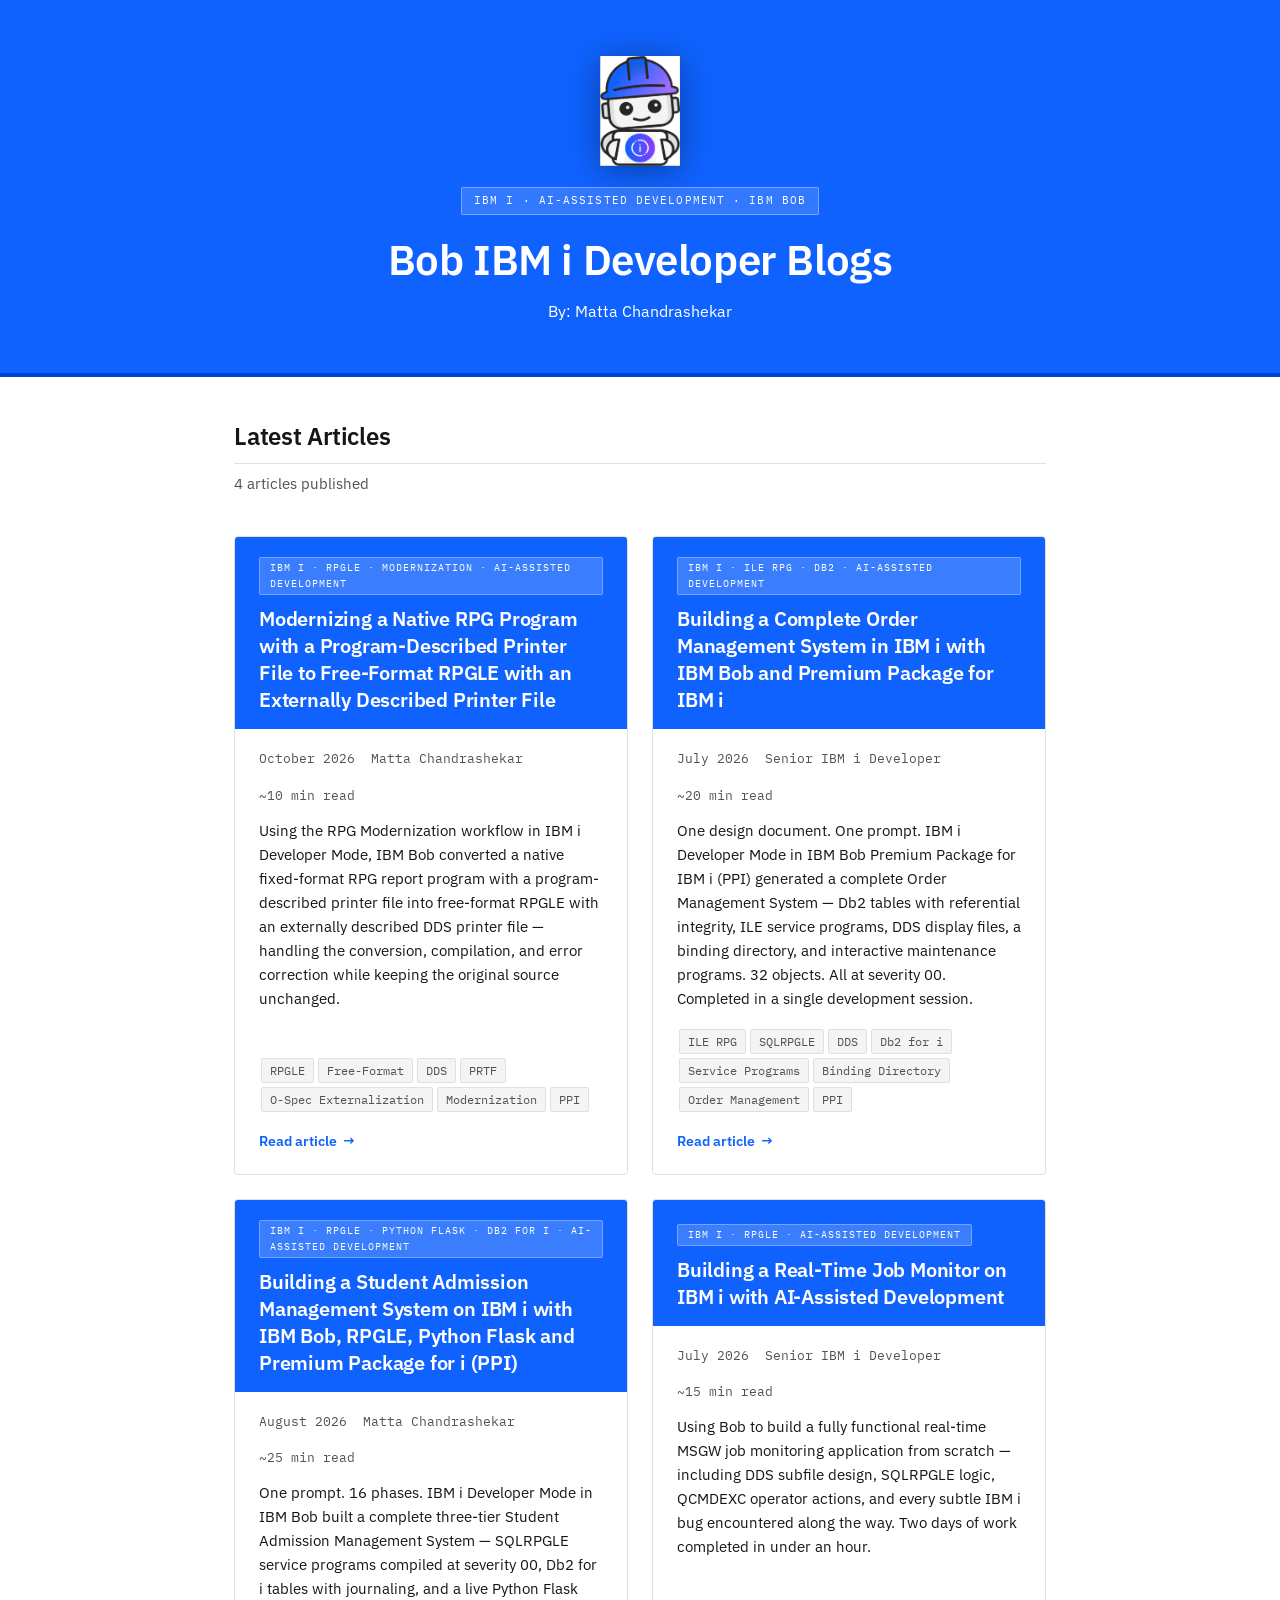
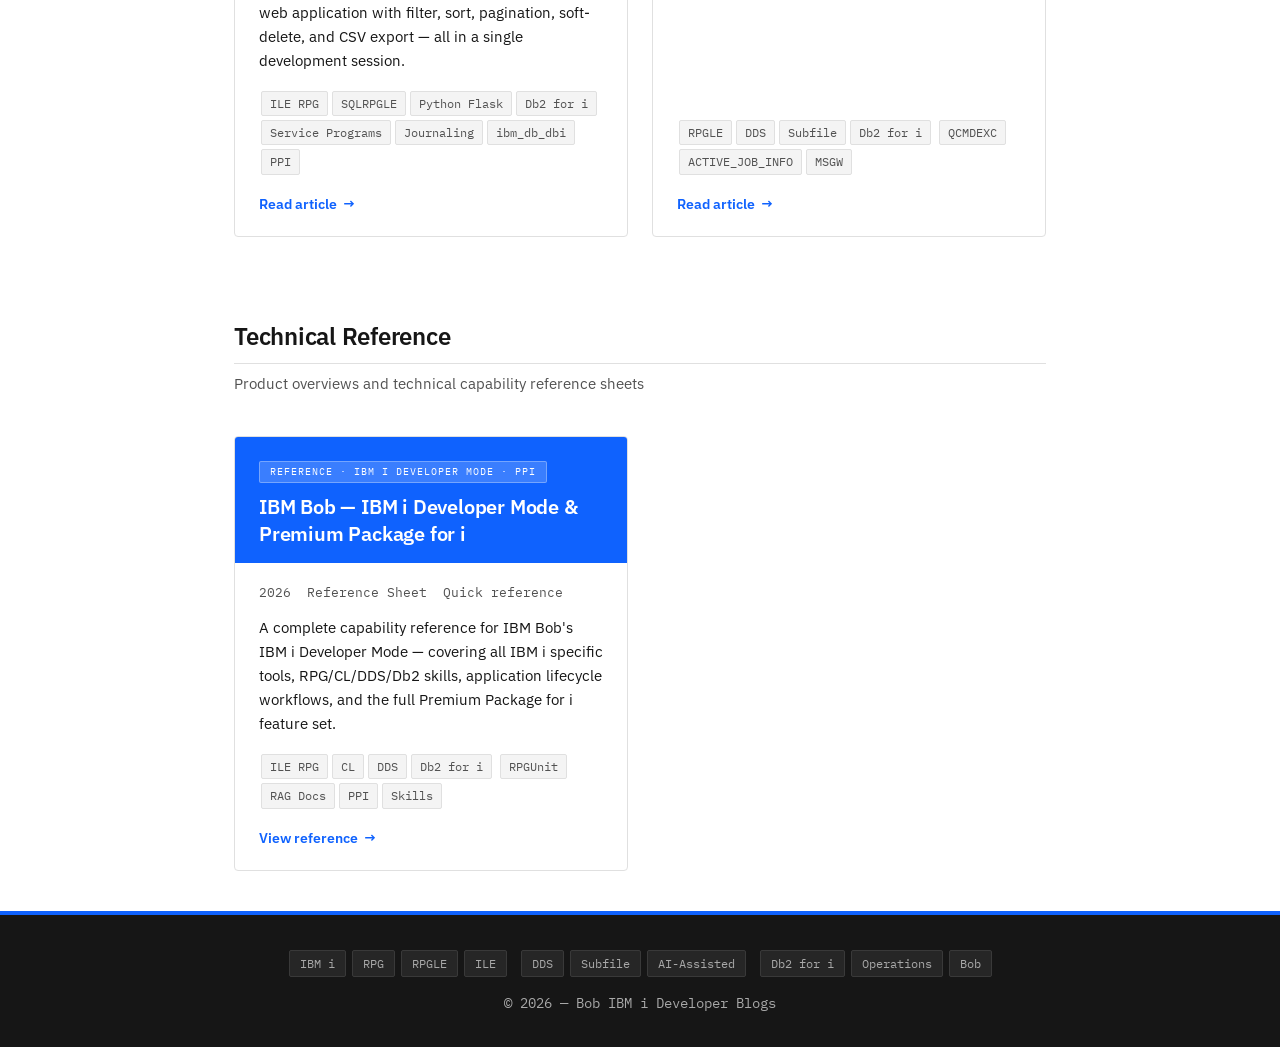
<file: docs/index.html>
<!DOCTYPE html>
<html lang="en">
<head>
  <meta charset="UTF-8" />
  <meta name="viewport" content="width=device-width, initial-scale=1.0" />
  <title>Bob IBM i Blogs — AI-Assisted Development on IBM i</title>
  <link rel="stylesheet" href="css/style.css" />
  <style>
    /* Bob avatar image override for index */
    .bob-avatar-img {
      width: 110px;
      height: 110px;
      object-fit: contain;
      filter: drop-shadow(0 4px 16px rgba(0,0,0,.35));
    }
    /* ── Index-only styles ────────────────────────────────────────────────── */

    /* Hero intro below header */
    .hero-intro {
      background: var(--ibm-blue-10);
      border-bottom: 1px solid var(--gray-200);
      padding: 32px 24px;
      text-align: center;
    }
    .hero-intro p {
      max-width: 640px;
      margin: 0 auto;
      font-size: 1rem;
      color: var(--gray-900);
      line-height: 1.7;
    }

    /* Blog listing grid */
    .blog-grid {
      max-width: var(--max-width);
      margin: 40px auto;
      padding: 0 24px;
      display: grid;
      grid-template-columns: 1fr;
      gap: 24px;
    }

    /* Individual blog card */
    .blog-card {
      border: 1px solid var(--gray-200);
      border-radius: var(--radius);
      background: var(--white);
      overflow: hidden;
      display: flex;
      flex-direction: column;
      transition: box-shadow .15s;
    }
    .blog-card:hover { box-shadow: 0 4px 16px rgba(15, 98, 254, .12); }

    .blog-card-header {
      background: #0f62fe;
      padding: 20px 24px 16px;
    }
    .blog-card-header .card-badge {
      display: inline-block;
      background: rgba(255,255,255,.18);
      border: 1px solid rgba(255,255,255,.3);
      border-radius: 2px;
      font-size: 10px;
      letter-spacing: .1em;
      text-transform: uppercase;
      padding: 2px 10px;
      color: #fff;
      font-family: var(--font-mono);
      margin-bottom: 10px;
    }
    .blog-card-header h2 {
      font-size: 1.25rem;
      font-weight: 600;
      color: #fff;
      margin: 0;
      border: none;
      padding: 0;
      letter-spacing: -.01em;
      line-height: 1.35;
    }

    .blog-card-body {
      padding: 20px 24px;
      flex: 1;
      display: flex;
      flex-direction: column;
    }
    .blog-card-body .card-meta {
      display: flex;
      gap: 16px;
      flex-wrap: wrap;
      font-size: .8125rem;
      color: var(--gray-700);
      font-family: var(--font-mono);
      margin-bottom: 12px;
    }
    .blog-card-body p {
      font-size: .9375rem;
      color: var(--gray-900);
      line-height: 1.6;
      margin-bottom: 16px;
      flex: 1;
    }
    .blog-card-body .tag-list { margin-bottom: 16px; }
    .blog-card-body .tag-list span {
      display: inline-block;
      background: var(--ibm-gray-10);
      border: 1px solid var(--gray-200);
      border-radius: 2px;
      padding: 2px 8px;
      margin: 2px;
      font-size: .75rem;
      color: var(--gray-700);
      font-family: var(--font-mono);
    }
    .blog-card-body .read-link {
      display: inline-flex;
      align-items: center;
      gap: 6px;
      color: var(--blue);
      font-size: .875rem;
      font-weight: 600;
      text-decoration: none;
      border-bottom: 1px solid transparent;
    }
    .blog-card-body .read-link:hover {
      color: var(--blue-dark);
      border-bottom-color: var(--blue-dark);
    }
    .read-link::after { content: ' →'; }

    /* Section heading above grid */
    .section-heading {
      max-width: var(--max-width);
      margin: 0 auto 8px;
      padding: 40px 24px 0;
    }
    .section-heading h2 {
      font-size: 1.5rem;
      font-weight: 600;
      color: var(--gray-900);
      border-bottom: 1px solid var(--gray-200);
      padding-bottom: 8px;
      margin: 0;
    }
    .section-heading p {
      font-size: .9375rem;
      color: var(--gray-700);
      margin: 8px 0 0;
    }

    @media (min-width: 640px) {
      .blog-grid { grid-template-columns: repeat(auto-fill, minmax(380px, 1fr)); }
    }
  </style>
</head>
<body>

<!-- ═══════════════════════════════════════════════════════════════════════ -->
<!-- HEADER                                                                  -->
<!-- ═══════════════════════════════════════════════════════════════════════ -->
<header class="site-header">
  <div class="bob-avatar-wrap">
    <img src="images/Bob.png" alt="IBM Bob" class="bob-avatar-img" />
  </div>
  <div class="badge">IBM i · AI-Assisted Development · IBM Bob</div>
  <h1>Bob IBM i Developer Blogs</h1>
  <div class="author-byline">
    <span>By: Matta Chandrashekar</span>
  </div>
</header>

<!-- ═══════════════════════════════════════════════════════════════════════ -->
<!-- HERO INTRO                                                              -->
<!-- ═══════════════════════════════════════════════════════════════════════ -->
<!-- ═══════════════════════════════════════════════════════════════════════ -->
<!-- BLOG LISTING                                                            -->
<!-- ═══════════════════════════════════════════════════════════════════════ -->
<div class="section-heading">
  <h2>Latest Articles</h2>
  <p>4 articles published</p>
</div>

<div class="blog-grid">

  <!-- ── Blog Post 4 — RPG Modernization ──────────────────────────────── -->
  <article class="blog-card">
    <div class="blog-card-header">
      <div class="card-badge">IBM i · RPGLE · Modernization · AI-Assisted Development</div>
      <h2>Modernizing a Native RPG Program with a Program-Described Printer File to Free-Format RPGLE with an Externally Described Printer File</h2>
    </div>
    <div class="blog-card-body">
      <div class="card-meta">
        <span>October 2026</span>
        <span>Matta Chandrashekar</span>
        <span>~10 min read</span>
      </div>
      <p>
        Using the RPG Modernization workflow in IBM i Developer Mode, IBM Bob converted a native fixed-format
        RPG report program with a program-described printer file into free-format RPGLE with an externally
        described DDS printer file — handling the conversion, compilation, and error correction while
        keeping the original source unchanged.
      </p>
      <div class="tag-list">
        <span>RPGLE</span><span>Free-Format</span><span>DDS</span><span>PRTF</span>
        <span>O-Spec Externalization</span><span>Modernization</span><span>PPI</span>
      </div>
      <a href="rpg-modernization-bob/index.html" class="read-link">Read article</a>
    </div>
  </article>

  <!-- ── Blog Post 1 — Order Management ───────────────────────────────── -->
  <article class="blog-card">
    <div class="blog-card-header">
      <div class="card-badge">IBM i · ILE RPG · Db2 · AI-Assisted Development</div>
      <h2>Building a Complete Order Management System in IBM i with IBM Bob and Premium Package for IBM i</h2>
    </div>
    <div class="blog-card-body">
      <div class="card-meta">
        <span>July 2026</span>
        <span>Senior IBM i Developer</span>
        <span>~20 min read</span>
      </div>
      <p>
        One design document. One prompt. IBM i Developer Mode in IBM Bob Premium Package for IBM i (PPI)
        generated a complete Order Management System — Db2 tables with referential integrity, ILE service
        programs, DDS display files, a binding directory, and interactive maintenance programs.
        32 objects. All at severity 00. Completed in a single development session.
      </p>
      <div class="tag-list">
        <span>ILE RPG</span><span>SQLRPGLE</span><span>DDS</span><span>Db2 for i</span>
        <span>Service Programs</span><span>Binding Directory</span><span>Order Management</span><span>PPI</span>
      </div>
      <a href="ibmi-order-management-bob/index.html" class="read-link">Read article</a>
    </div>
  </article>

  <!-- ── Blog Post 3 — Student Admission ─────────────────────────────── -->
  <article class="blog-card">
    <div class="blog-card-header">
      <div class="card-badge">IBM i · RPGLE · Python Flask · Db2 for i · AI-Assisted Development</div>
      <h2>Building a Student Admission Management System on IBM i with IBM Bob, RPGLE, Python Flask and Premium Package for i (PPI)</h2>
    </div>
    <div class="blog-card-body">
      <div class="card-meta">
        <span>August 2026</span>
        <span>Matta Chandrashekar</span>
        <span>~25 min read</span>
      </div>
      <p>
        One prompt. 16 phases. IBM i Developer Mode in IBM Bob built a complete three-tier Student Admission
        Management System — SQLRPGLE service programs compiled at severity 00, Db2 for i tables with journaling,
        and a live Python Flask web application with filter, sort, pagination, soft-delete, and CSV export —
        all in a single development session.
      </p>
      <div class="tag-list">
        <span>ILE RPG</span><span>SQLRPGLE</span><span>Python Flask</span><span>Db2 for i</span>
        <span>Service Programs</span><span>Journaling</span><span>ibm_db_dbi</span><span>PPI</span>
      </div>
      <a href="student-admission-bob/index.html" class="read-link">Read article</a>
    </div>
  </article>

  <!-- ── Blog Post 2 — MSGW Job Monitor ───────────────────────────────── -->
  <article class="blog-card">
    <div class="blog-card-header">
      <div class="card-badge">IBM i · RPGLE · AI-Assisted Development</div>
      <h2>Building a Real-Time Job Monitor on IBM i with AI-Assisted Development</h2>
    </div>
    <div class="blog-card-body">
      <div class="card-meta">
        <span>July 2026</span>
        <span>Senior IBM i Developer</span>
        <span>~15 min read</span>
      </div>
      <p>
        Using Bob to build a fully functional real-time MSGW job monitoring application from scratch —
        including DDS subfile design, SQLRPGLE logic, QCMDEXC operator actions, and every subtle IBM i
        bug encountered along the way. Two days of work completed in under an hour.
      </p>
      <div class="tag-list">
        <span>RPGLE</span><span>DDS</span><span>Subfile</span><span>Db2 for i</span>
        <span>QCMDEXC</span><span>ACTIVE_JOB_INFO</span><span>MSGW</span>
      </div>
      <a href="ibmi-msgw-job-monitor-bob/index.html" class="read-link">Read article</a>
    </div>
  </article>

</div><!-- .blog-grid -->

<!-- ═══════════════════════════════════════════════════════════════════════ -->
<!-- REFERENCE DOCS                                                          -->
<!-- ═══════════════════════════════════════════════════════════════════════ -->
<div class="section-heading">
  <h2>Technical Reference</h2>
  <p>Product overviews and technical capability reference sheets</p>
</div>

<div class="blog-grid">

  <!-- ── Reference Doc — PPI Overview ─────────────────────────────────── -->
  <article class="blog-card">
    <div class="blog-card-header">
      <div class="card-badge">Reference · IBM i Developer Mode · PPI</div>
      <h2>IBM Bob — IBM i Developer Mode &amp; Premium Package for i</h2>
    </div>
    <div class="blog-card-body">
      <div class="card-meta">
        <span>2026</span>
        <span>Reference Sheet</span>
        <span>Quick reference</span>
      </div>
      <p>
        A complete capability reference for IBM Bob's IBM i Developer Mode —
        covering all IBM i specific tools, RPG/CL/DDS/Db2 skills, application
        lifecycle workflows, and the full Premium Package for i feature set.
      </p>
      <div class="tag-list">
        <span>ILE RPG</span><span>CL</span><span>DDS</span><span>Db2 for i</span>
        <span>RPGUnit</span><span>RAG Docs</span><span>PPI</span><span>Skills</span>
      </div>
      <a href="ibm-bob-ibm-i-developer-mode-premium-package-for-i.html" class="read-link">View reference</a>
    </div>
  </article>

</div><!-- .blog-grid (reference) -->

<!-- ═══════════════════════════════════════════════════════════════════════ -->
<!-- FOOTER                                                                  -->
<!-- ═══════════════════════════════════════════════════════════════════════ -->
<footer class="site-footer">
  <div class="tags" style="margin-bottom:12px;">
    <span>IBM i</span><span>RPG</span><span>RPGLE</span><span>ILE</span>
    <span>DDS</span><span>Subfile</span><span>AI-Assisted</span>
    <span>Db2 for i</span><span>Operations</span><span>Bob</span>
  </div>
  <div>© 2026 — Bob IBM i Developer Blogs</div>
</footer>

<script src="js/main.js"></script>
</body>
</html>
</file>
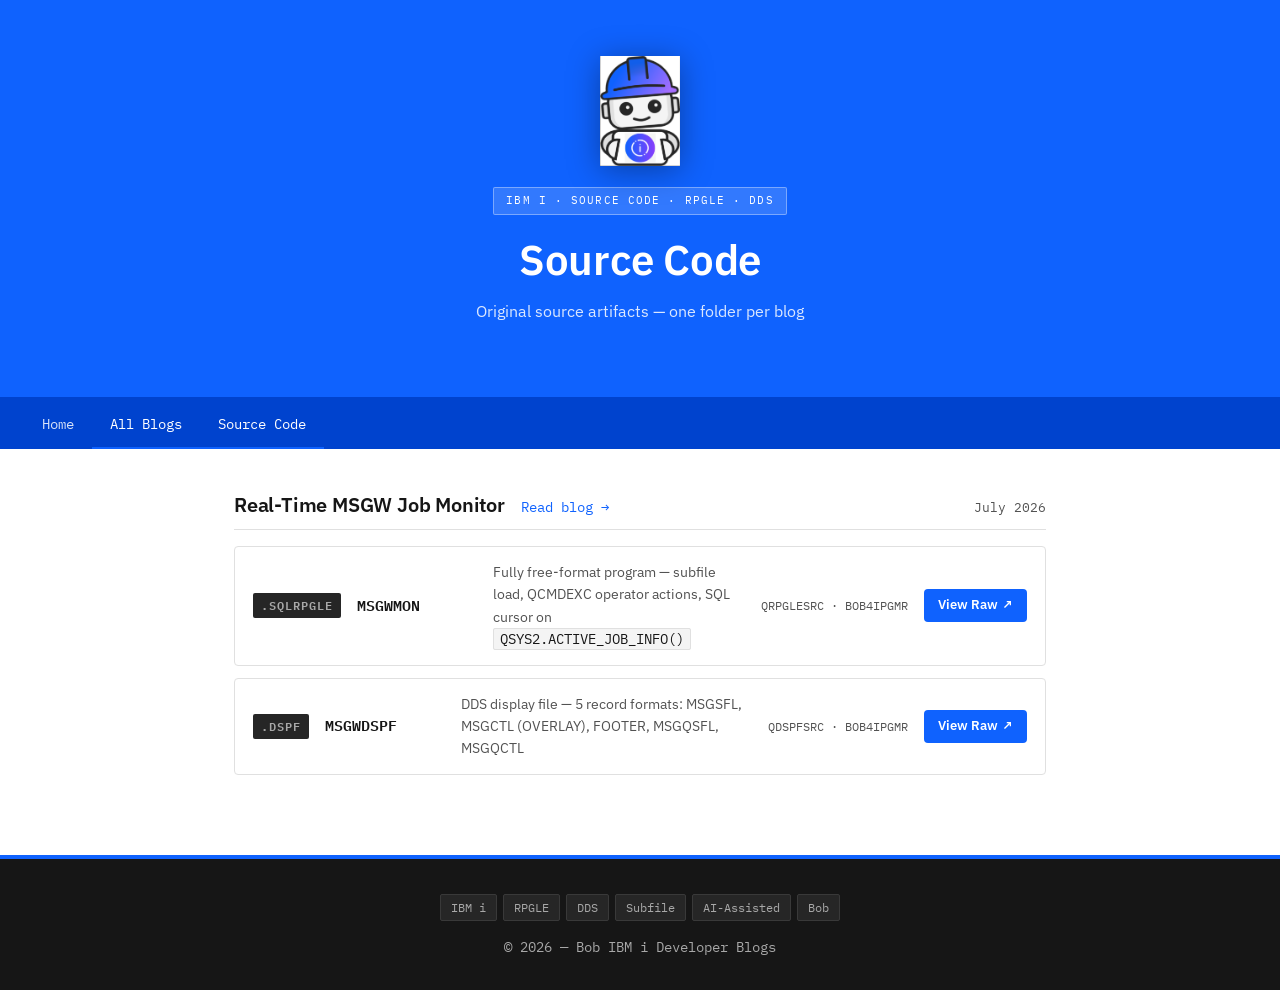
<file: docs/blogs/index.html>
<!DOCTYPE html>
<html lang="en">
<head>
  <meta charset="UTF-8" />
  <meta name="viewport" content="width=device-width, initial-scale=1.0" />
  <title>Source Code — Bob IBM i Developer Blogs</title>
  <link rel="stylesheet" href="../css/style.css" />
  <style>
    .site-nav { background:#0043ce; padding:0 24px; display:flex; align-items:center; }
    .site-nav a { display:inline-block; color:rgba(255,255,255,.85); text-decoration:none; font-size:.875rem; font-family:var(--font-mono); padding:12px 18px; border-bottom:2px solid transparent; }
    .site-nav a:hover, .site-nav a[aria-current="page"] { color:#fff; border-bottom-color:#78a9ff; }
    .bob-avatar-img { width:110px; height:110px; object-fit:contain; filter:drop-shadow(0 4px 16px rgba(0,0,0,.35)); }

    .content { max-width:var(--max-width); margin:40px auto 80px; padding:0 24px; }

    /* Blog group */
    .blog-group { margin-bottom: 48px; }
    .blog-group-header { display:flex; align-items:baseline; gap:16px; margin-bottom:16px; padding-bottom:8px; border-bottom:1px solid var(--gray-200); }
    .blog-group-header h2 { font-size:1.25rem; font-weight:600; color:var(--gray-900); margin:0; border:none; padding:0; }
    .blog-group-header .blog-link { font-size:.875rem; color:var(--blue); text-decoration:none; font-family:var(--font-mono); }
    .blog-group-header .blog-link:hover { text-decoration:underline; }
    .blog-group-header .blog-date { font-size:.8125rem; color:var(--gray-700); font-family:var(--font-mono); margin-left:auto; }

    /* File rows */
    .file-list { display:grid; gap:12px; }
    .file-row { display:flex; align-items:center; gap:16px; border:1px solid var(--gray-200); border-radius:var(--radius); padding:14px 18px; background:var(--white); }
    .file-row:hover { background:var(--ibm-blue-10); border-color:#b3ccf8; }
    .file-icon { font-family:var(--font-mono); font-size:.75rem; font-weight:600; background:#262626; color:#a8a8a8; padding:3px 8px; border-radius:2px; text-transform:uppercase; letter-spacing:.08em; white-space:nowrap; }
    .file-name { font-family:var(--font-mono); font-size:.9375rem; font-weight:600; color:var(--gray-900); min-width:120px; }
    .file-desc { font-size:.875rem; color:var(--gray-700); flex:1; }
    .file-meta-inline { font-family:var(--font-mono); font-size:.75rem; color:var(--gray-700); white-space:nowrap; }
    .raw-link { display:inline-flex; align-items:center; gap:4px; background:var(--blue); color:#fff; font-size:.8125rem; font-weight:600; padding:6px 14px; border-radius:var(--radius); text-decoration:none; white-space:nowrap; }
    .raw-link:hover { background:var(--blue-dark); color:#fff; text-decoration:none; }
    .raw-link::after { content:' ↗'; }

    @media (max-width:640px) {
      .file-row { flex-wrap:wrap; }
      .file-desc { min-width:100%; }
      .blog-group-header { flex-wrap:wrap; }
      .blog-group-header .blog-date { margin-left:0; }
    }
  </style>
</head>
<body>

<header class="site-header">
  <div class="bob-avatar-wrap">
    <img src="../images/Bob.png" alt="Bob AI assistant" class="bob-avatar-img" />
  </div>
  <div class="badge">IBM i · Source Code · RPGLE · DDS</div>
  <h1>Source Code</h1>
  <p class="subtitle">Original source artifacts — one folder per blog</p>
</header>

<nav class="site-nav">
  <a href="../index.html">Home</a>
  <a href="../blogs/index.html">All Blogs</a>
  <a href="index.html" aria-current="page">Source Code</a>
</nav>

<div class="content">

  <!-- ── Blog: Real-Time MSGW Job Monitor ─────────────────────────── -->
  <div class="blog-group">
    <div class="blog-group-header">
      <h2>Real-Time MSGW Job Monitor</h2>
      <a href="../blogs/ibmi-msgw-job-monitor-bob.html" class="blog-link">Read blog →</a>
      <span class="blog-date">July 2026</span>
    </div>
    <div class="file-list">

      <div class="file-row">
        <span class="file-icon">.sqlrpgle</span>
        <span class="file-name">MSGWMON</span>
        <span class="file-desc">Fully free-format program — subfile load, QCMDEXC operator actions, SQL cursor on <code>QSYS2.ACTIVE_JOB_INFO()</code></span>
        <span class="file-meta-inline">QRPGLESRC · BOB4IPGMR</span>
        <a href="ibmi-msgw-job-monitor/msgwmon.sqlrpgle" class="raw-link">View Raw</a>
      </div>

      <div class="file-row">
        <span class="file-icon">.dspf</span>
        <span class="file-name">MSGWDSPF</span>
        <span class="file-desc">DDS display file — 5 record formats: MSGSFL, MSGCTL (OVERLAY), FOOTER, MSGQSFL, MSGQCTL</span>
        <span class="file-meta-inline">QDSPFSRC · BOB4IPGMR</span>
        <a href="ibmi-msgw-job-monitor/msgwdspf.dspf" class="raw-link">View Raw</a>
      </div>

    </div>
  </div>
  <!-- add future blog groups here -->

</div>

<footer class="site-footer">
  <div class="tags" style="margin-bottom:12px;">
    <span>IBM i</span><span>RPGLE</span><span>DDS</span><span>Subfile</span><span>AI-Assisted</span><span>Bob</span>
  </div>
  <div>© 2026 — Bob IBM i Developer Blogs</div>
</footer>

<script src="../js/main.js"></script>
</body>
</html>
</file>
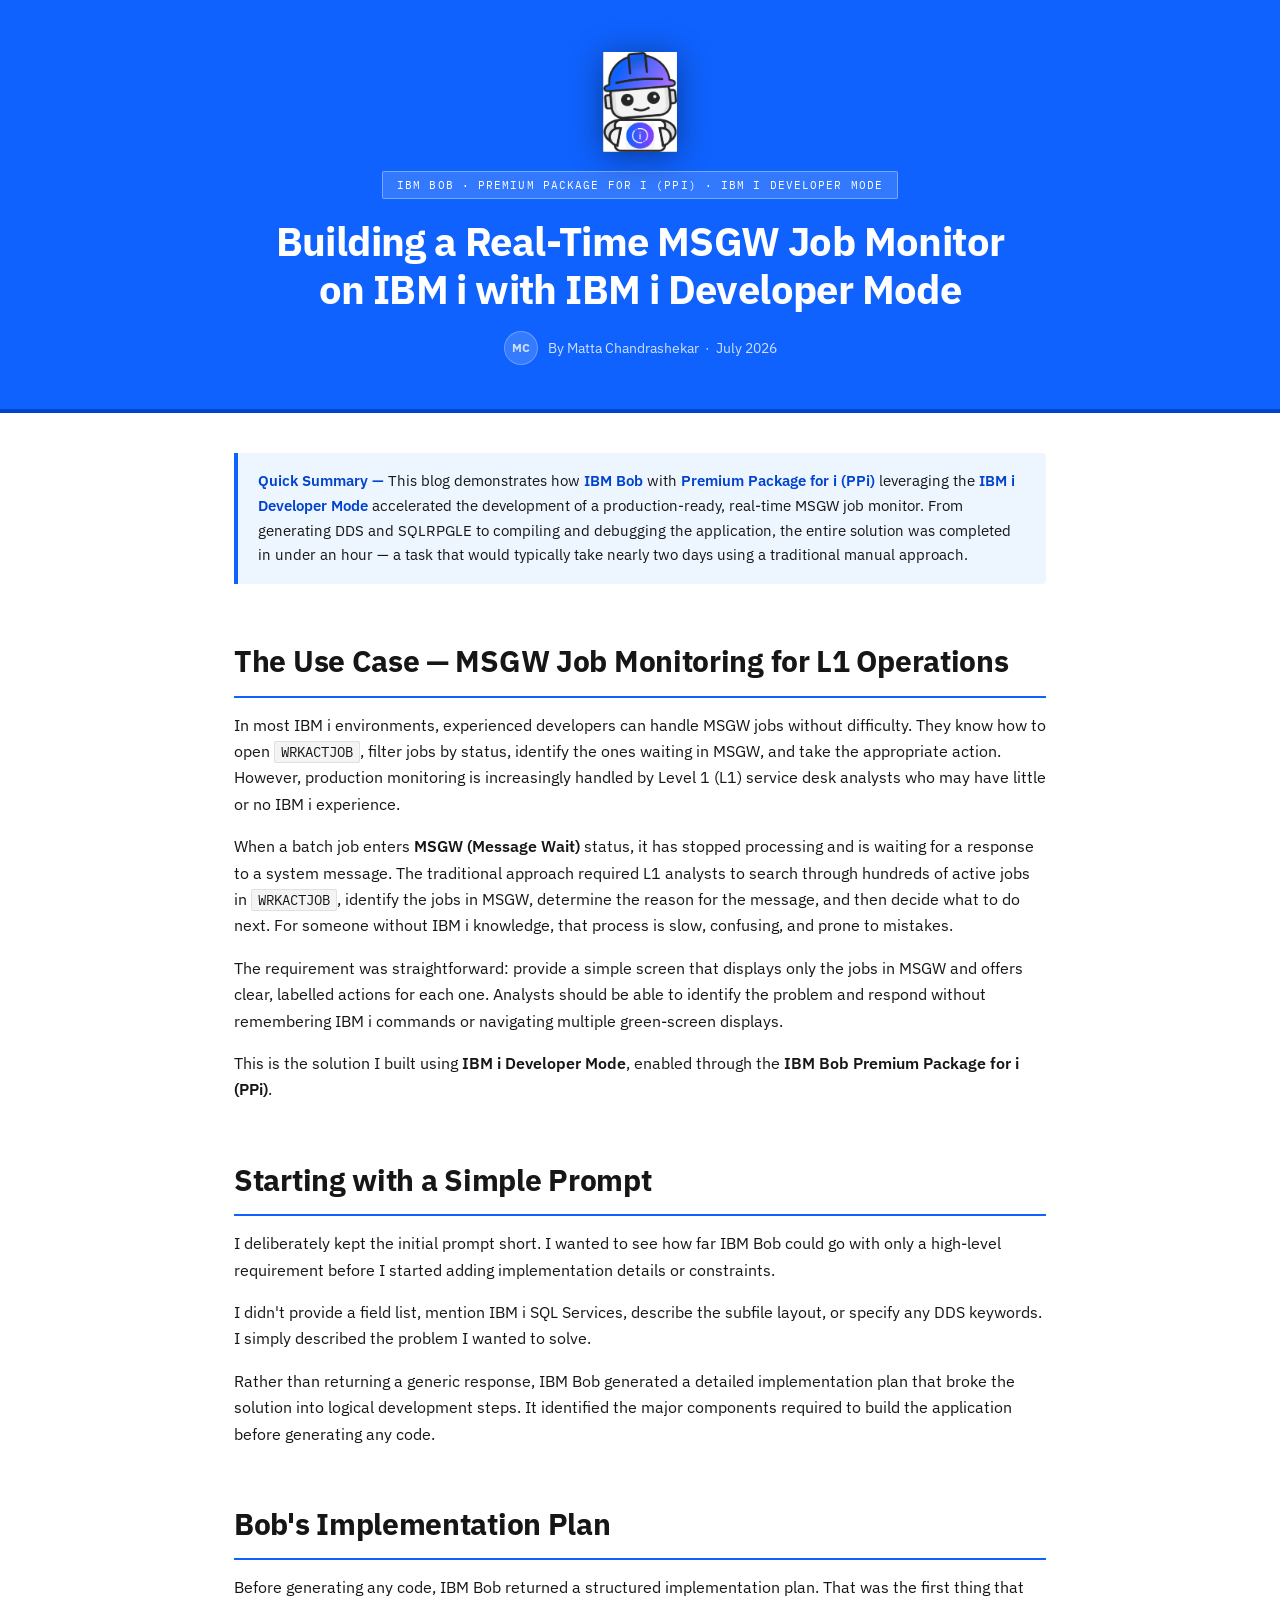
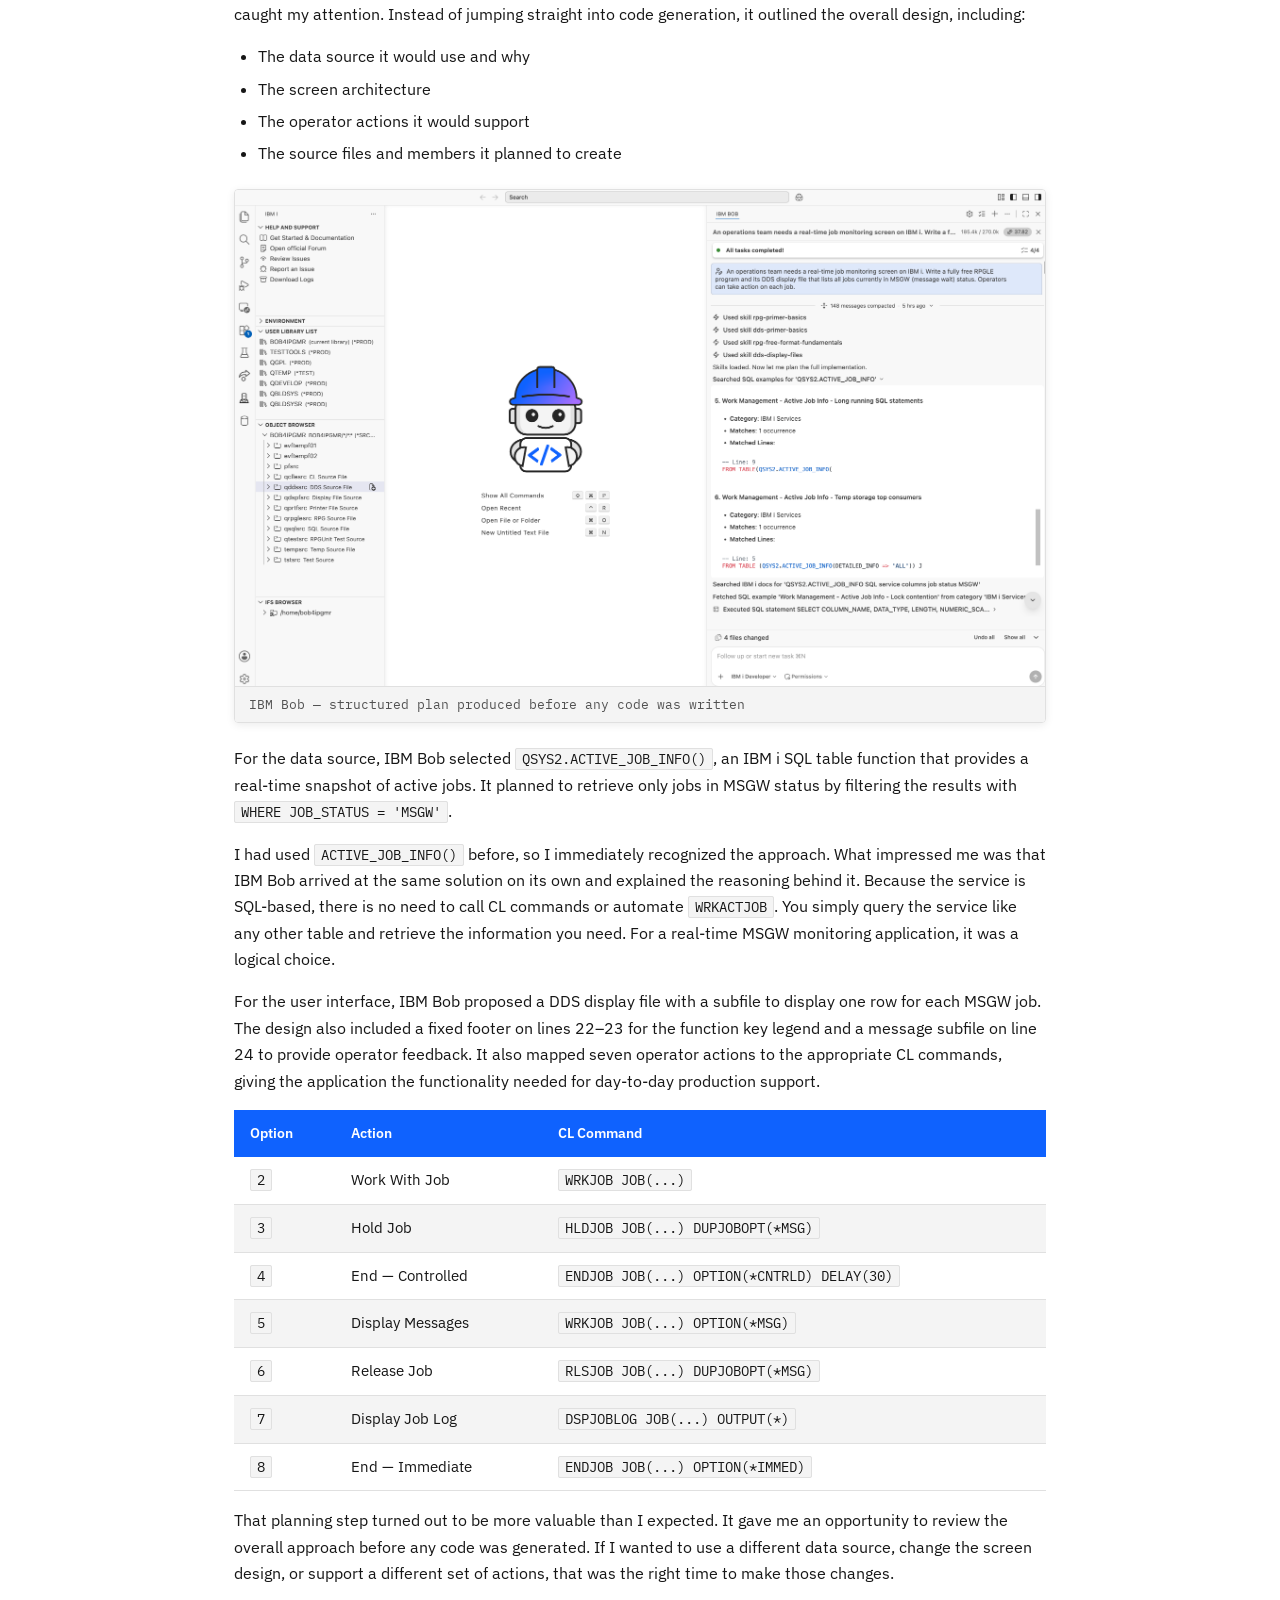
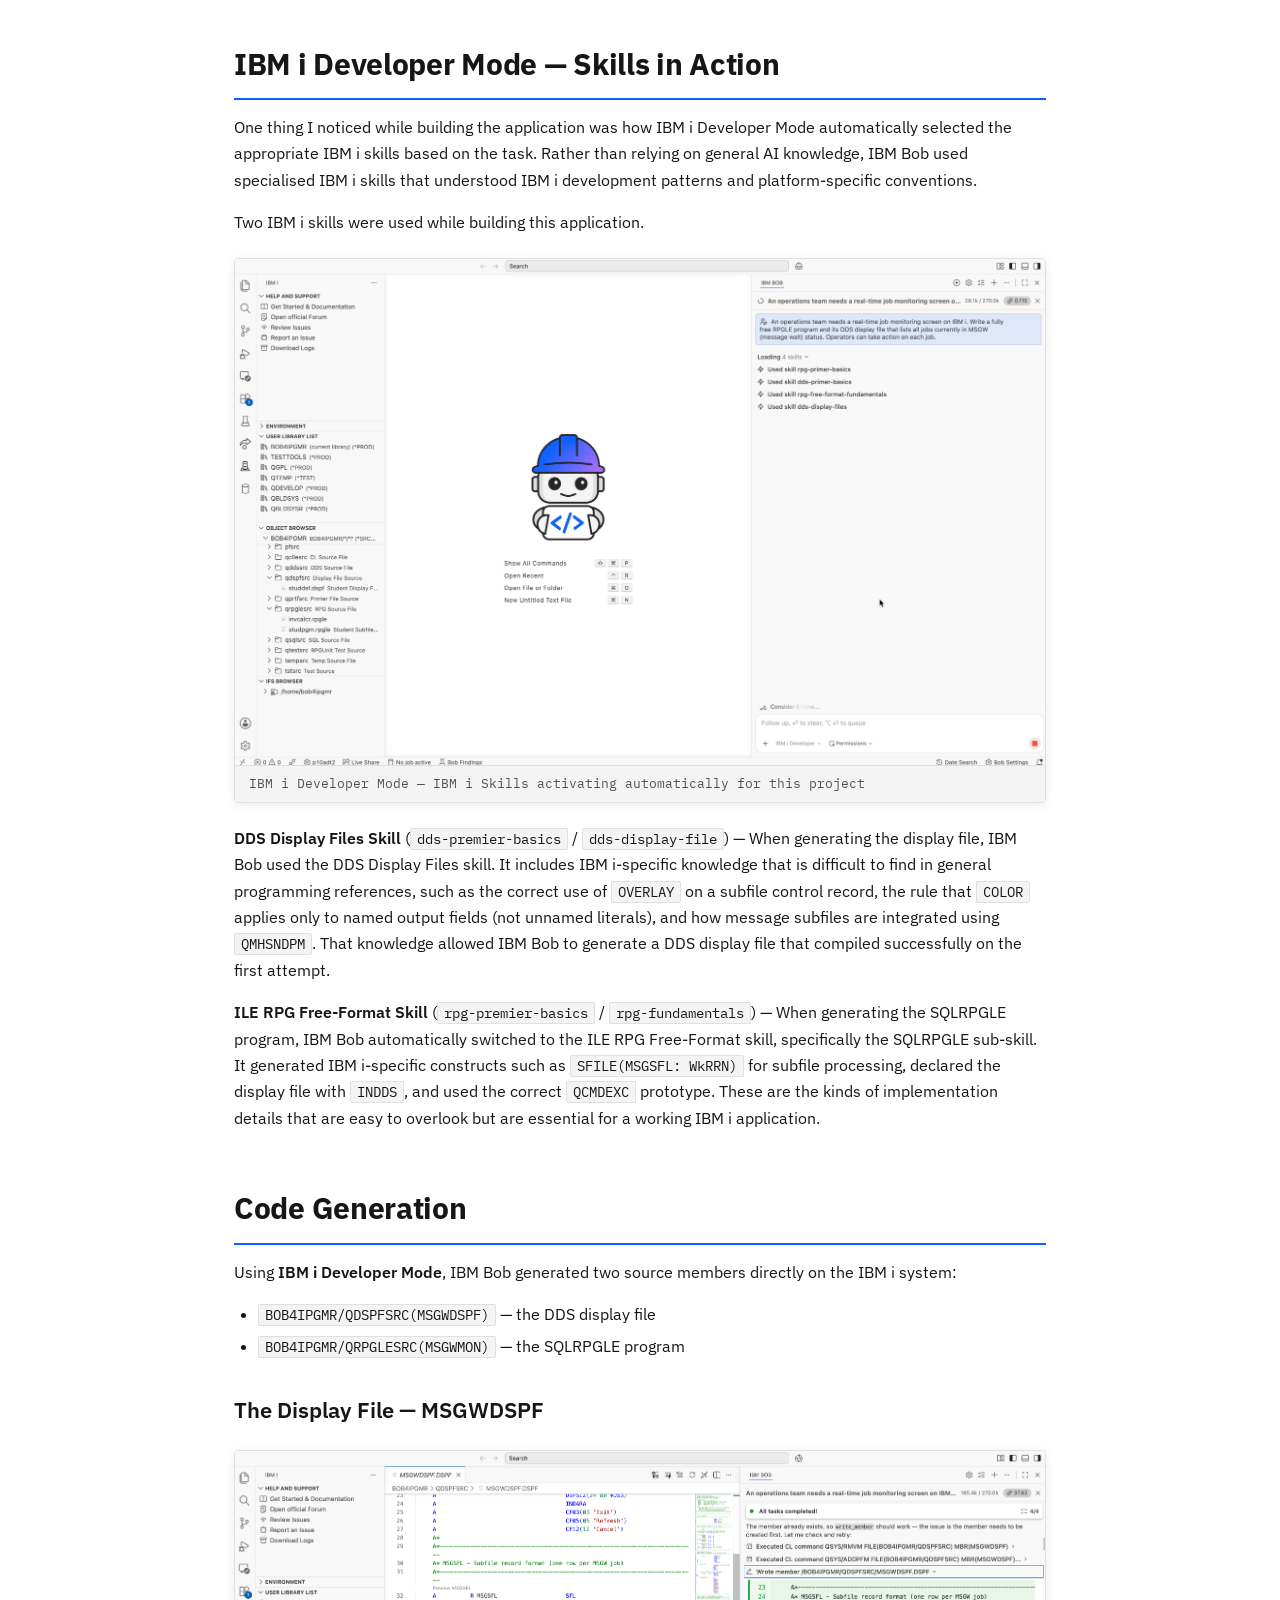
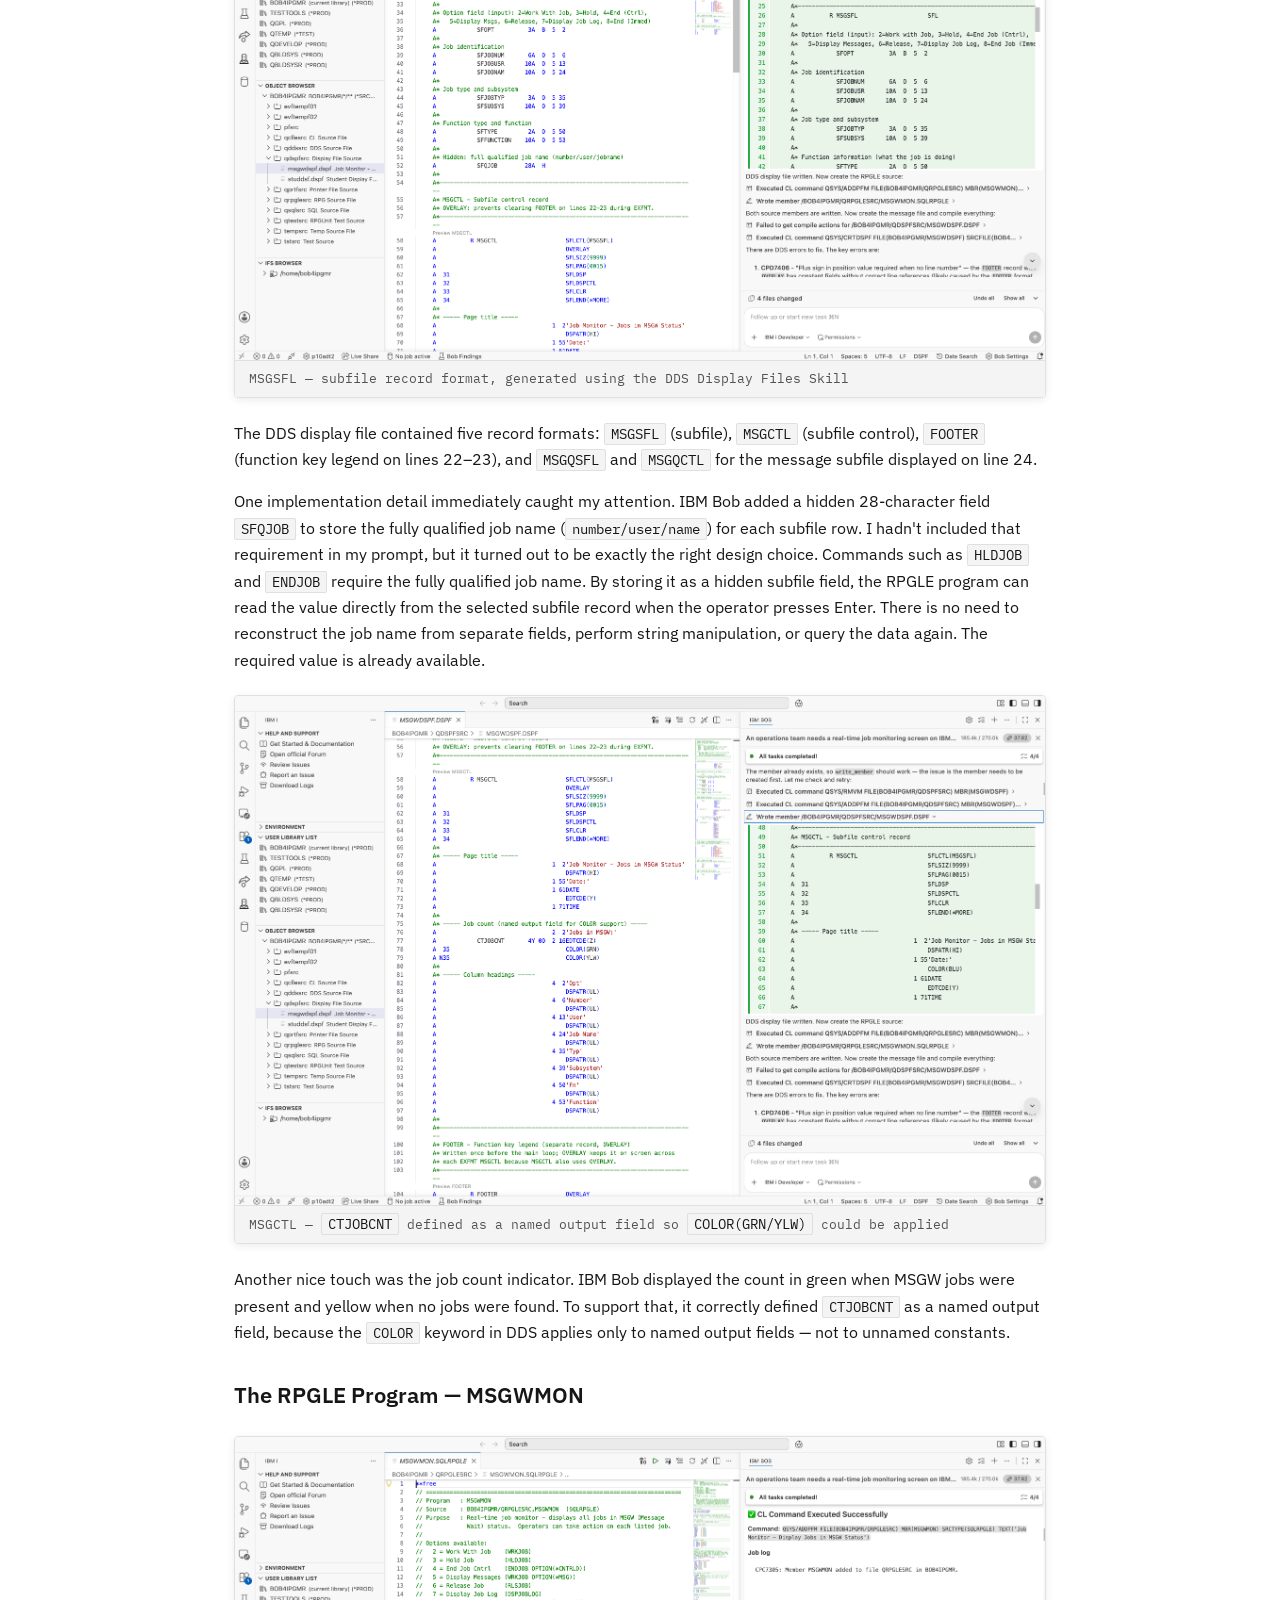
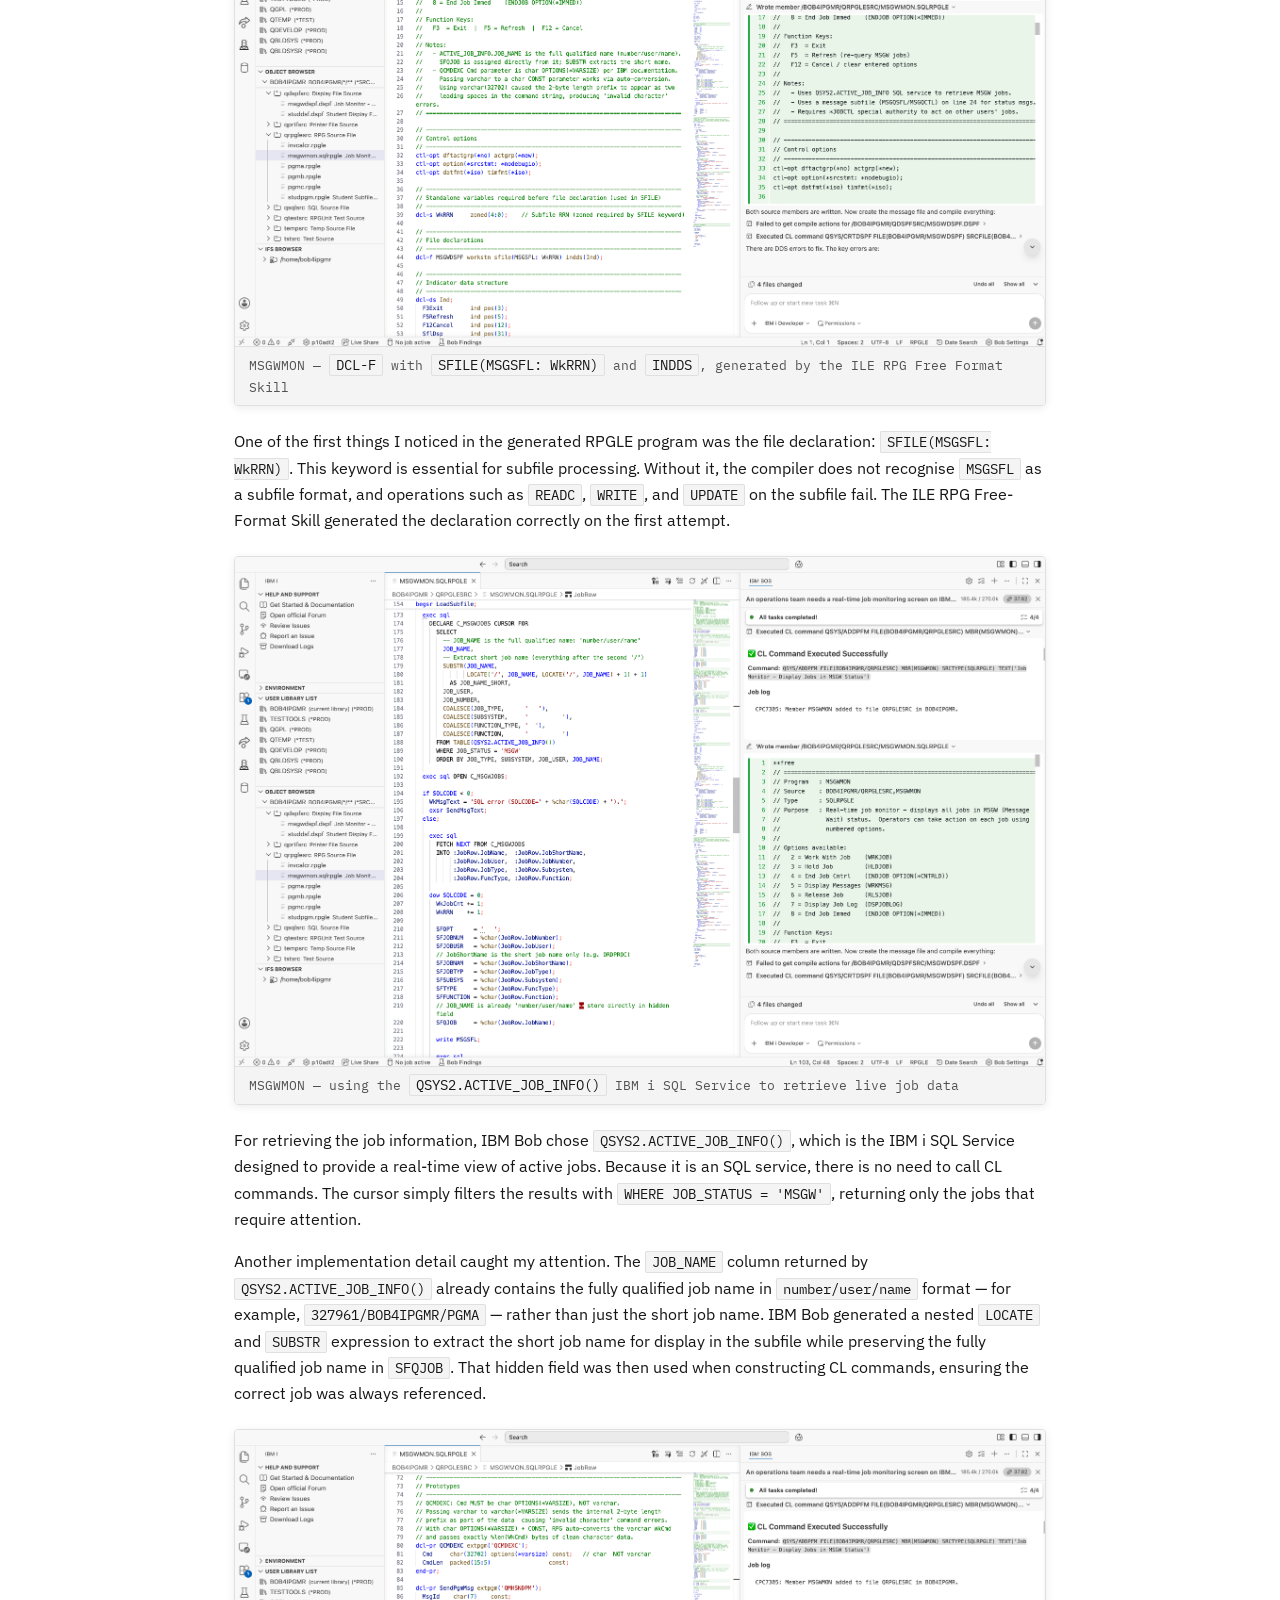
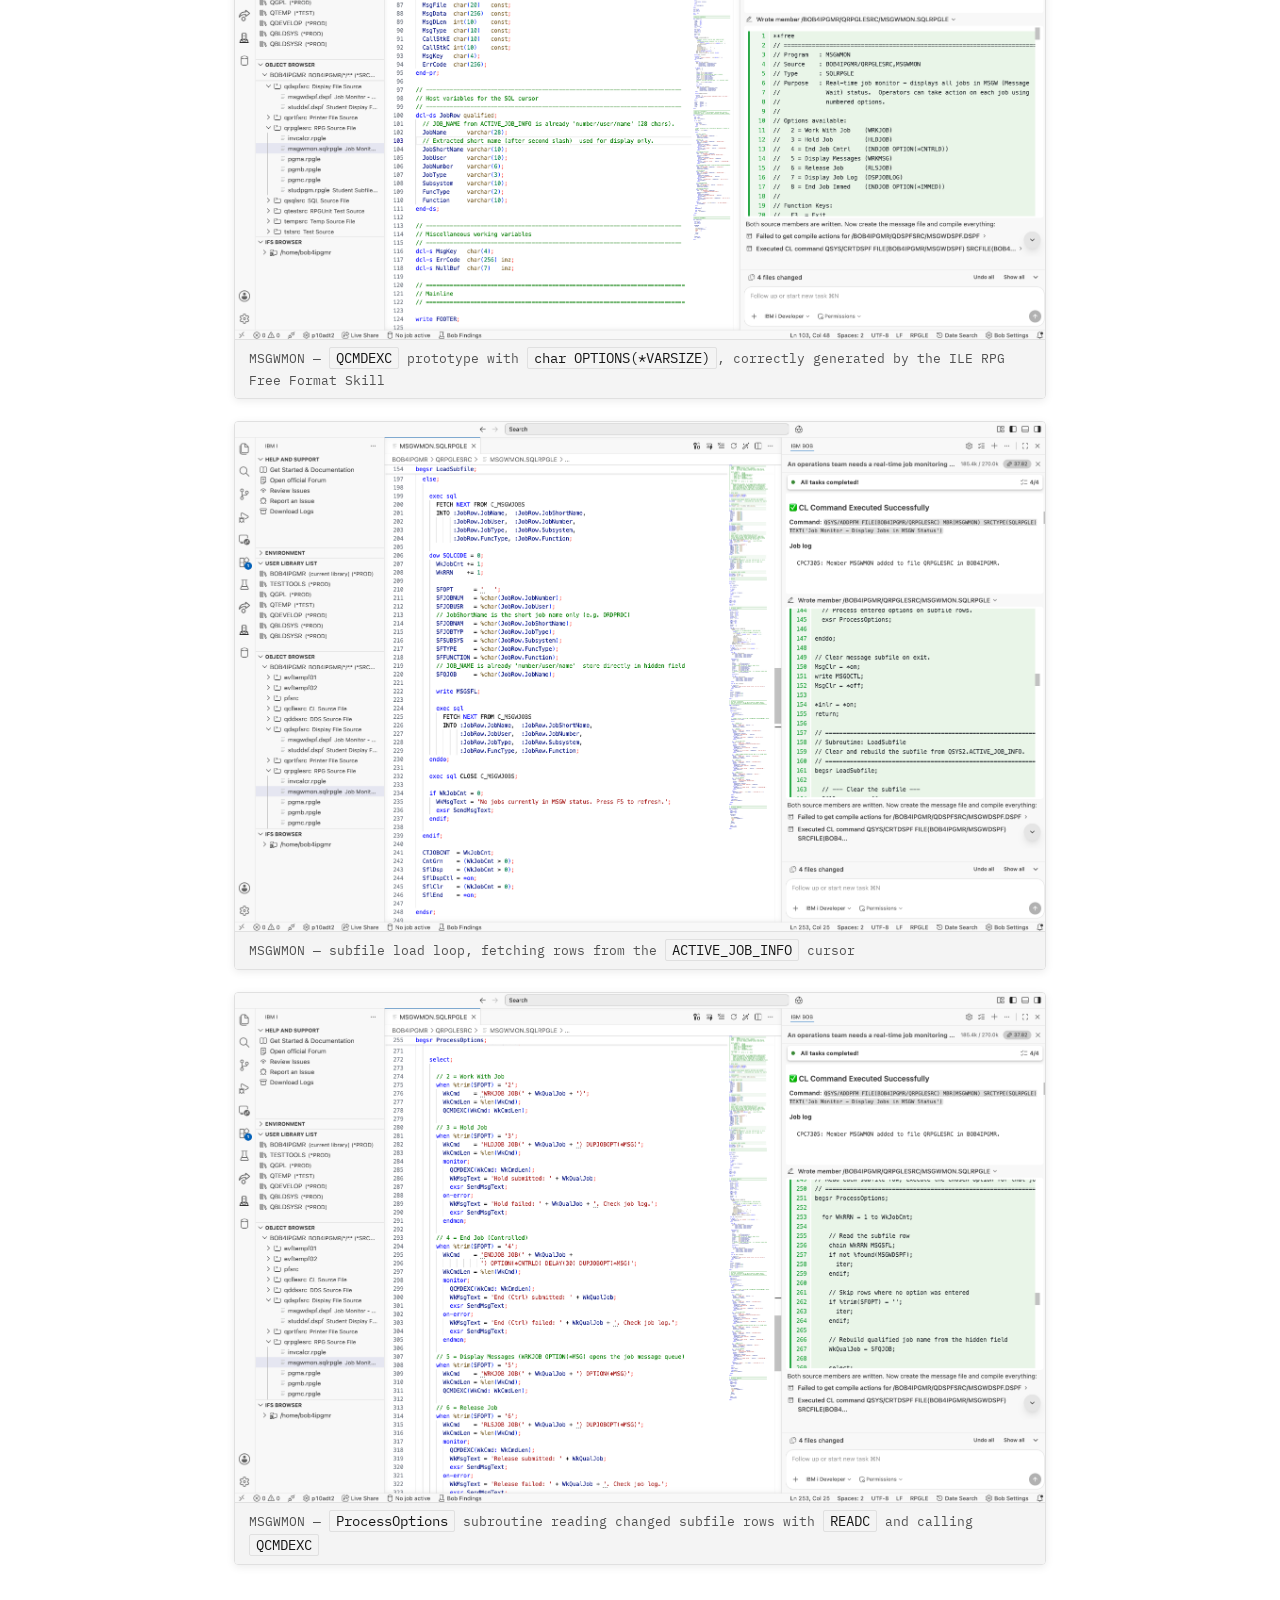
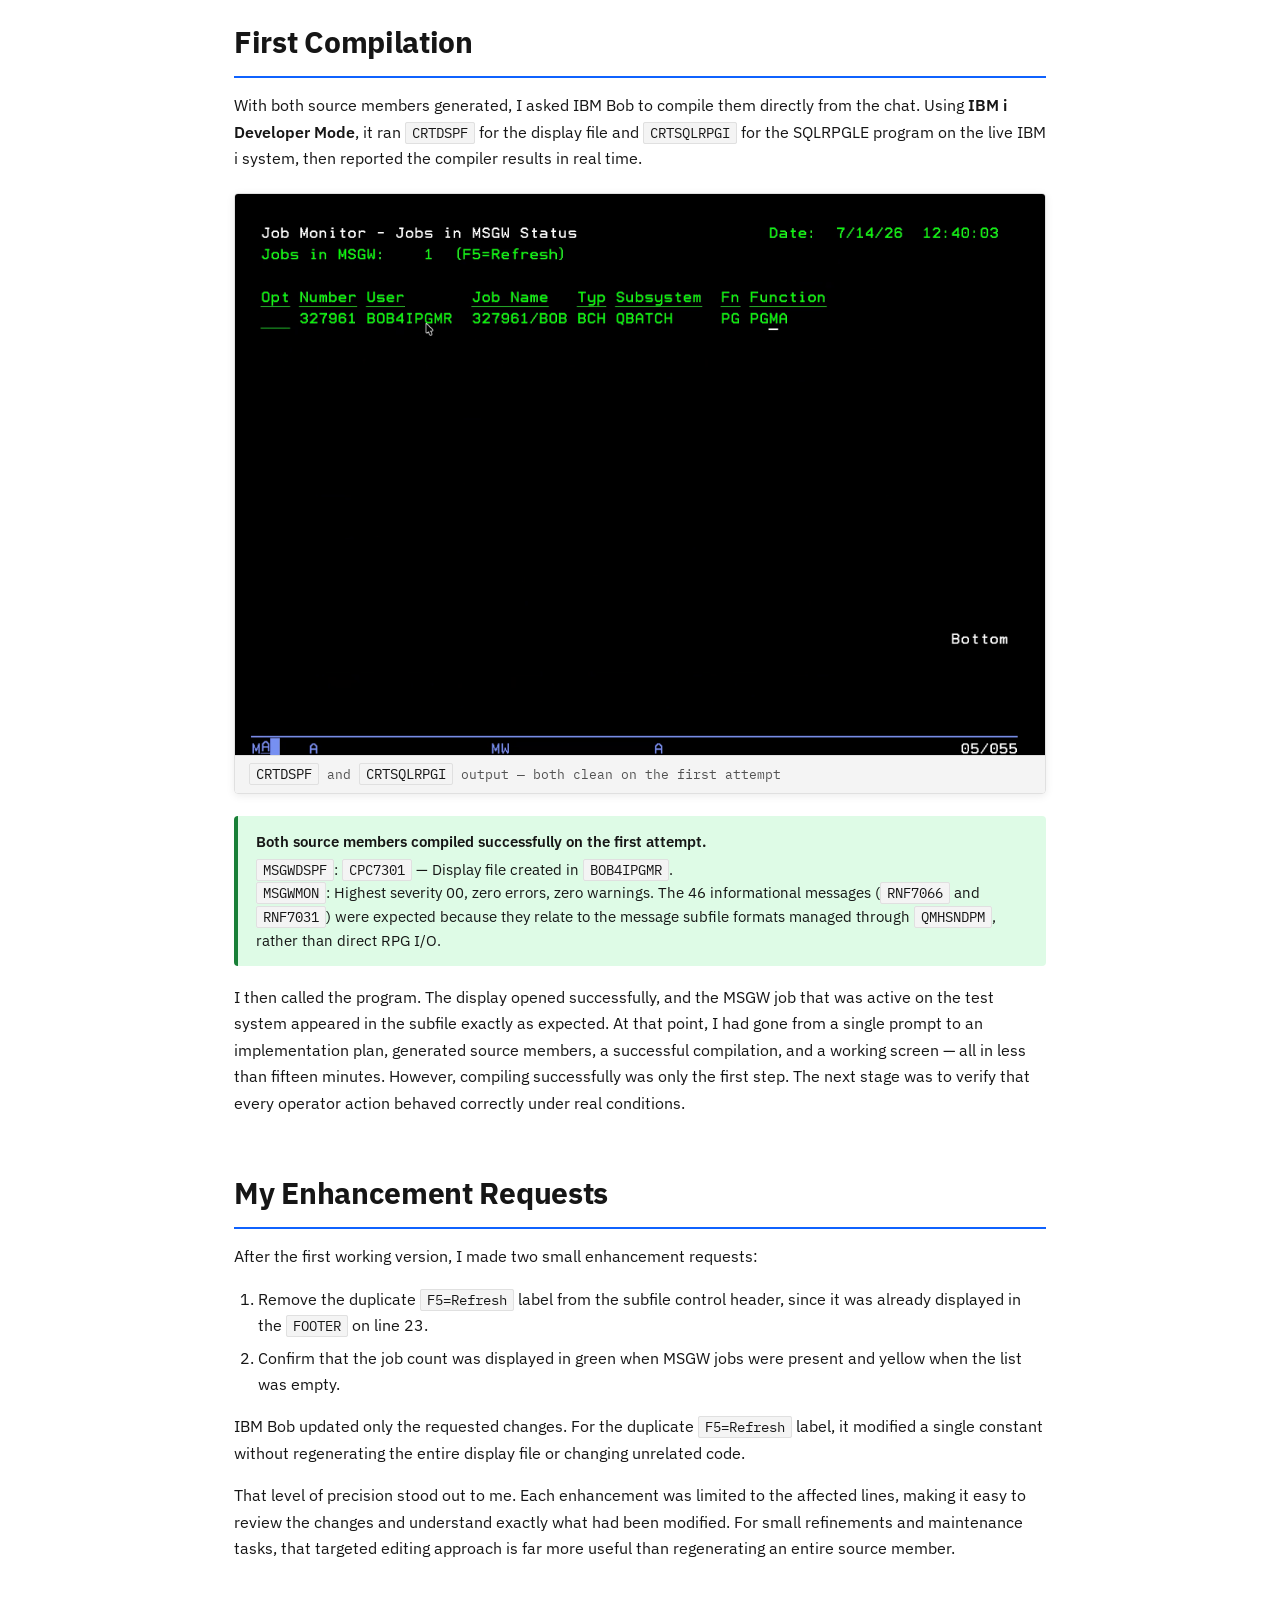
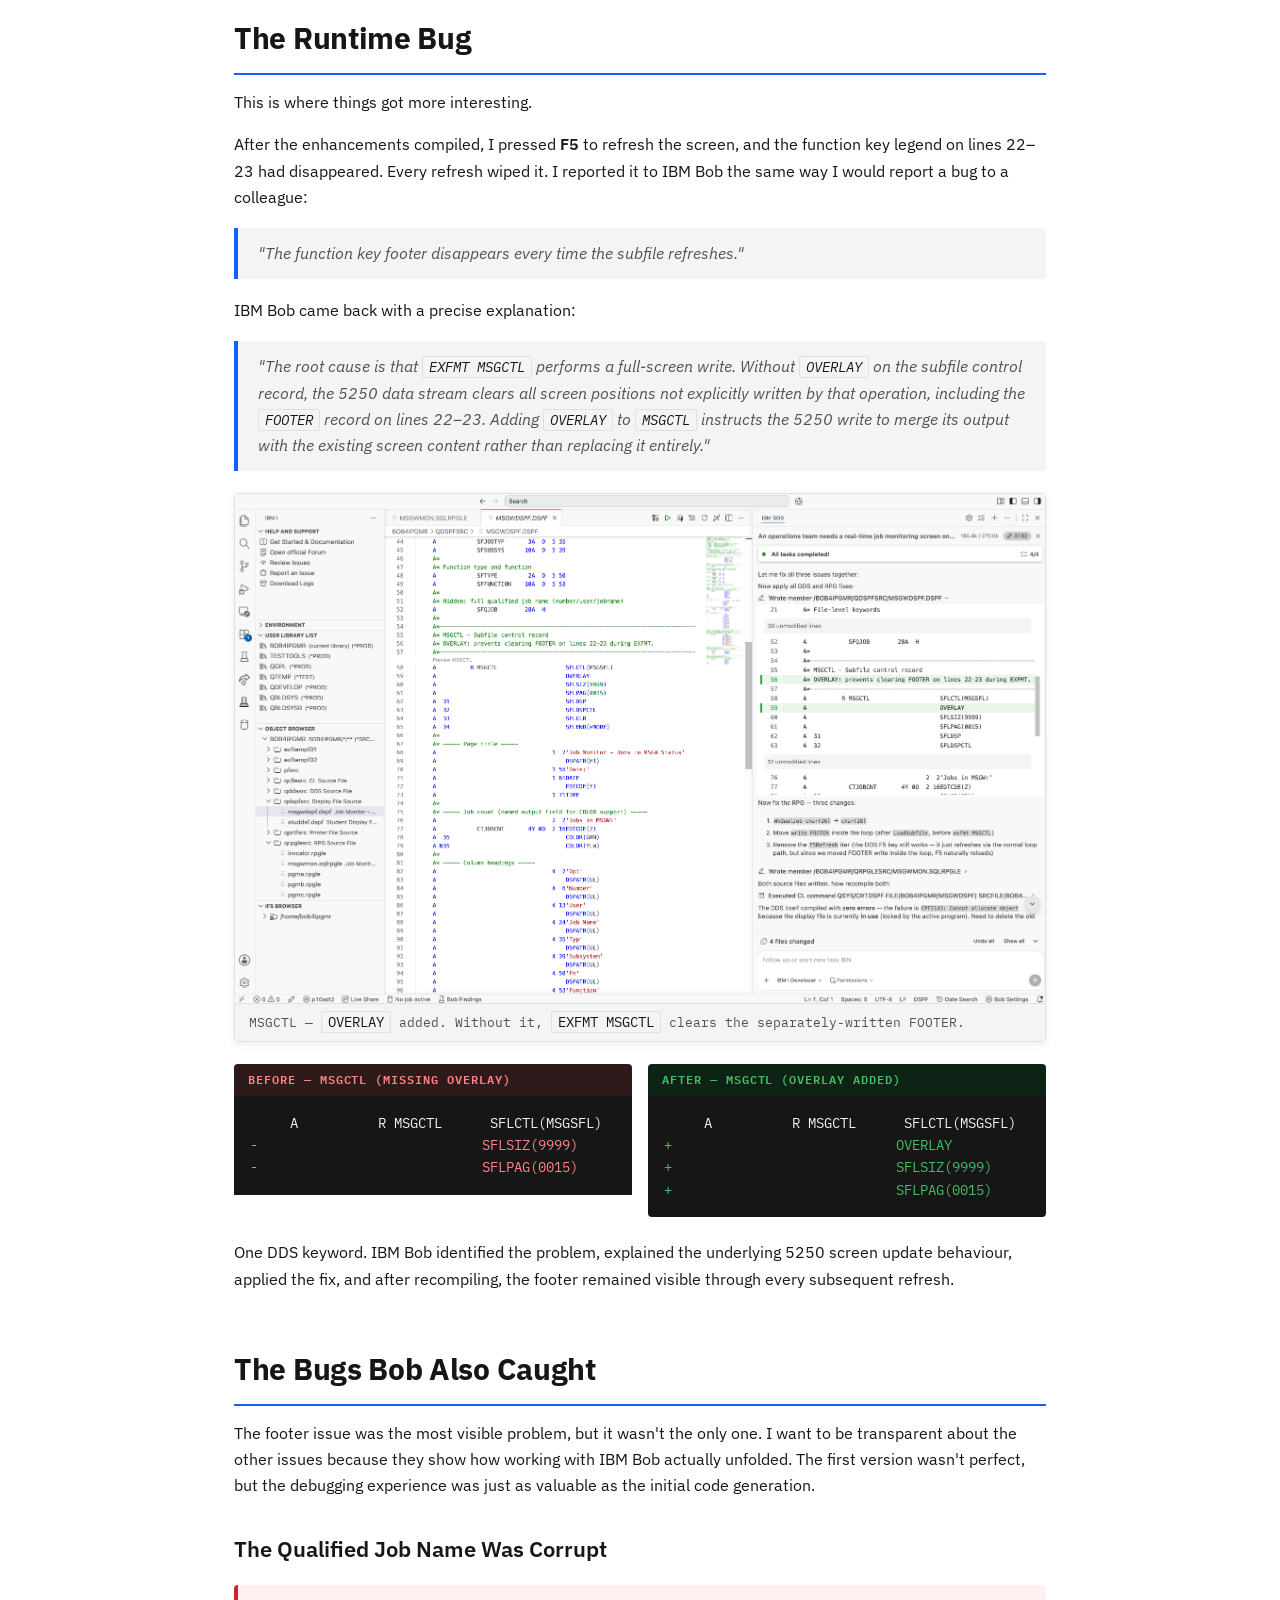
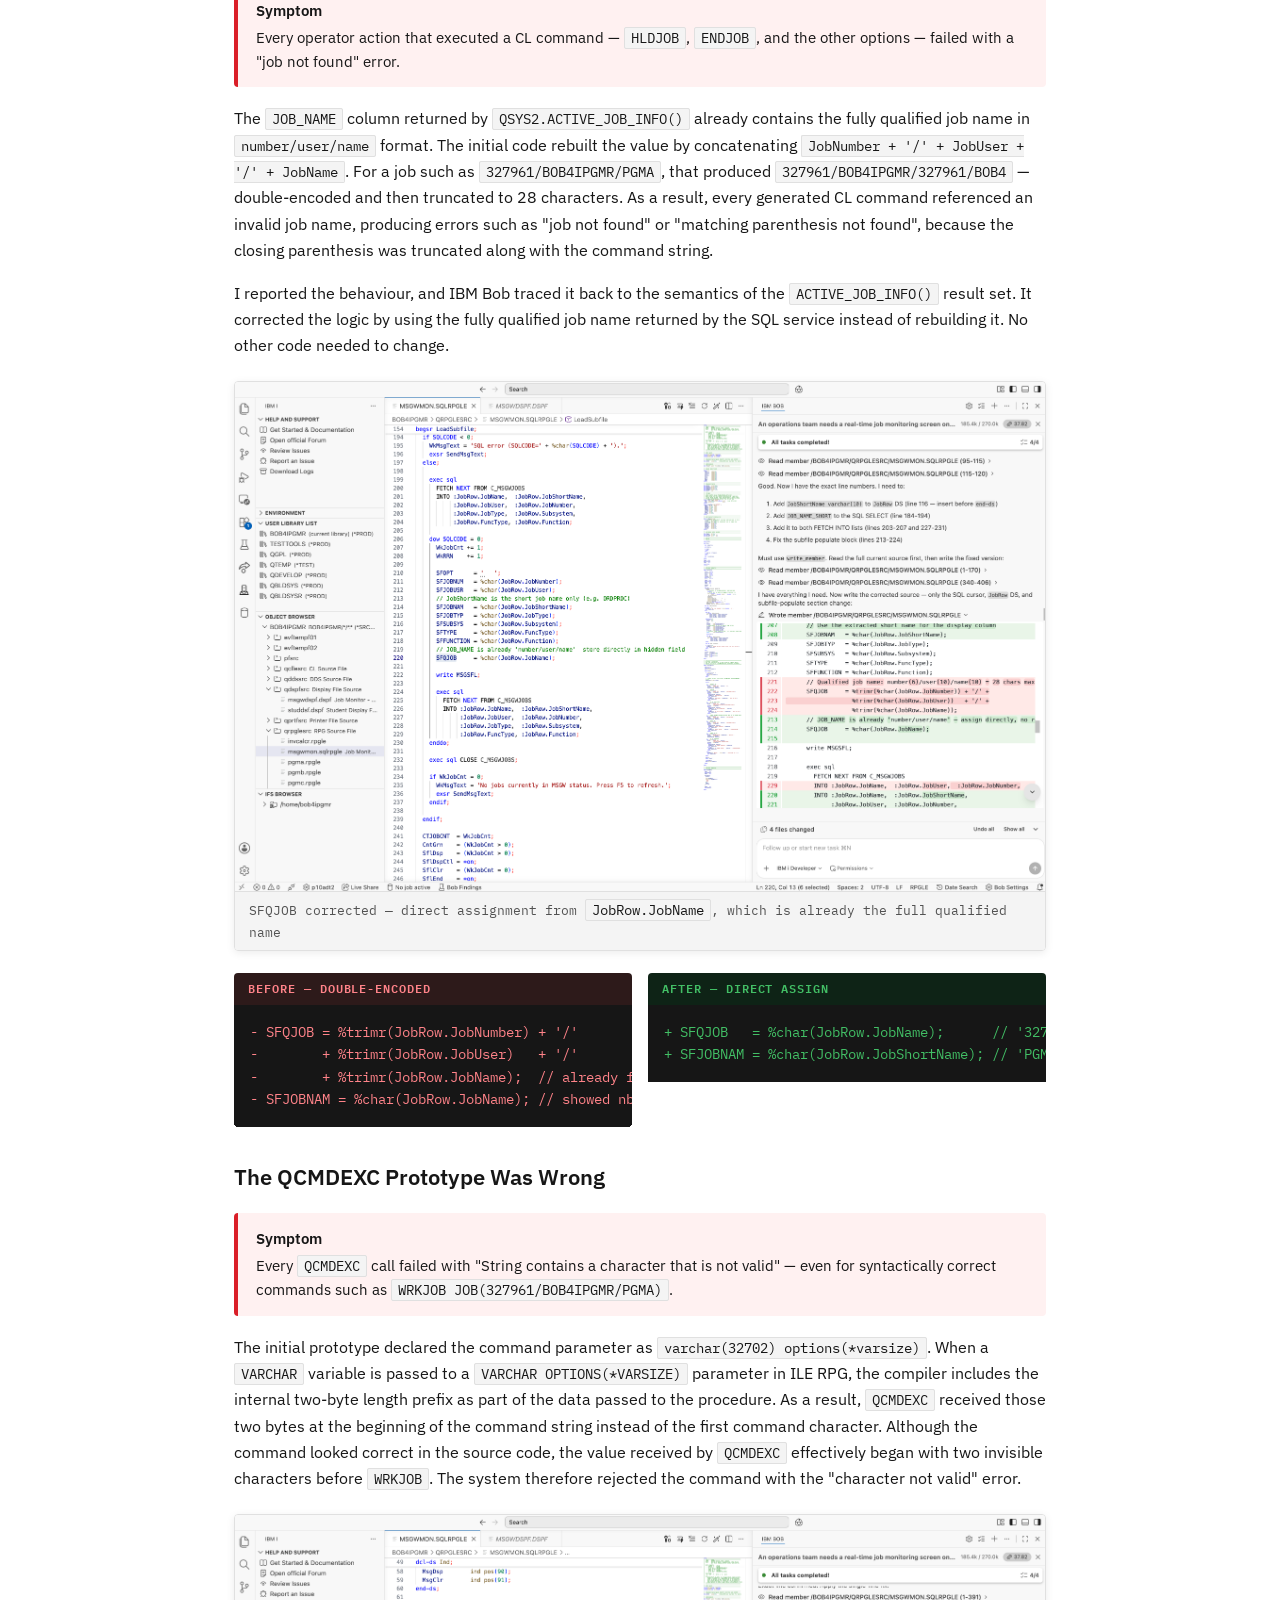
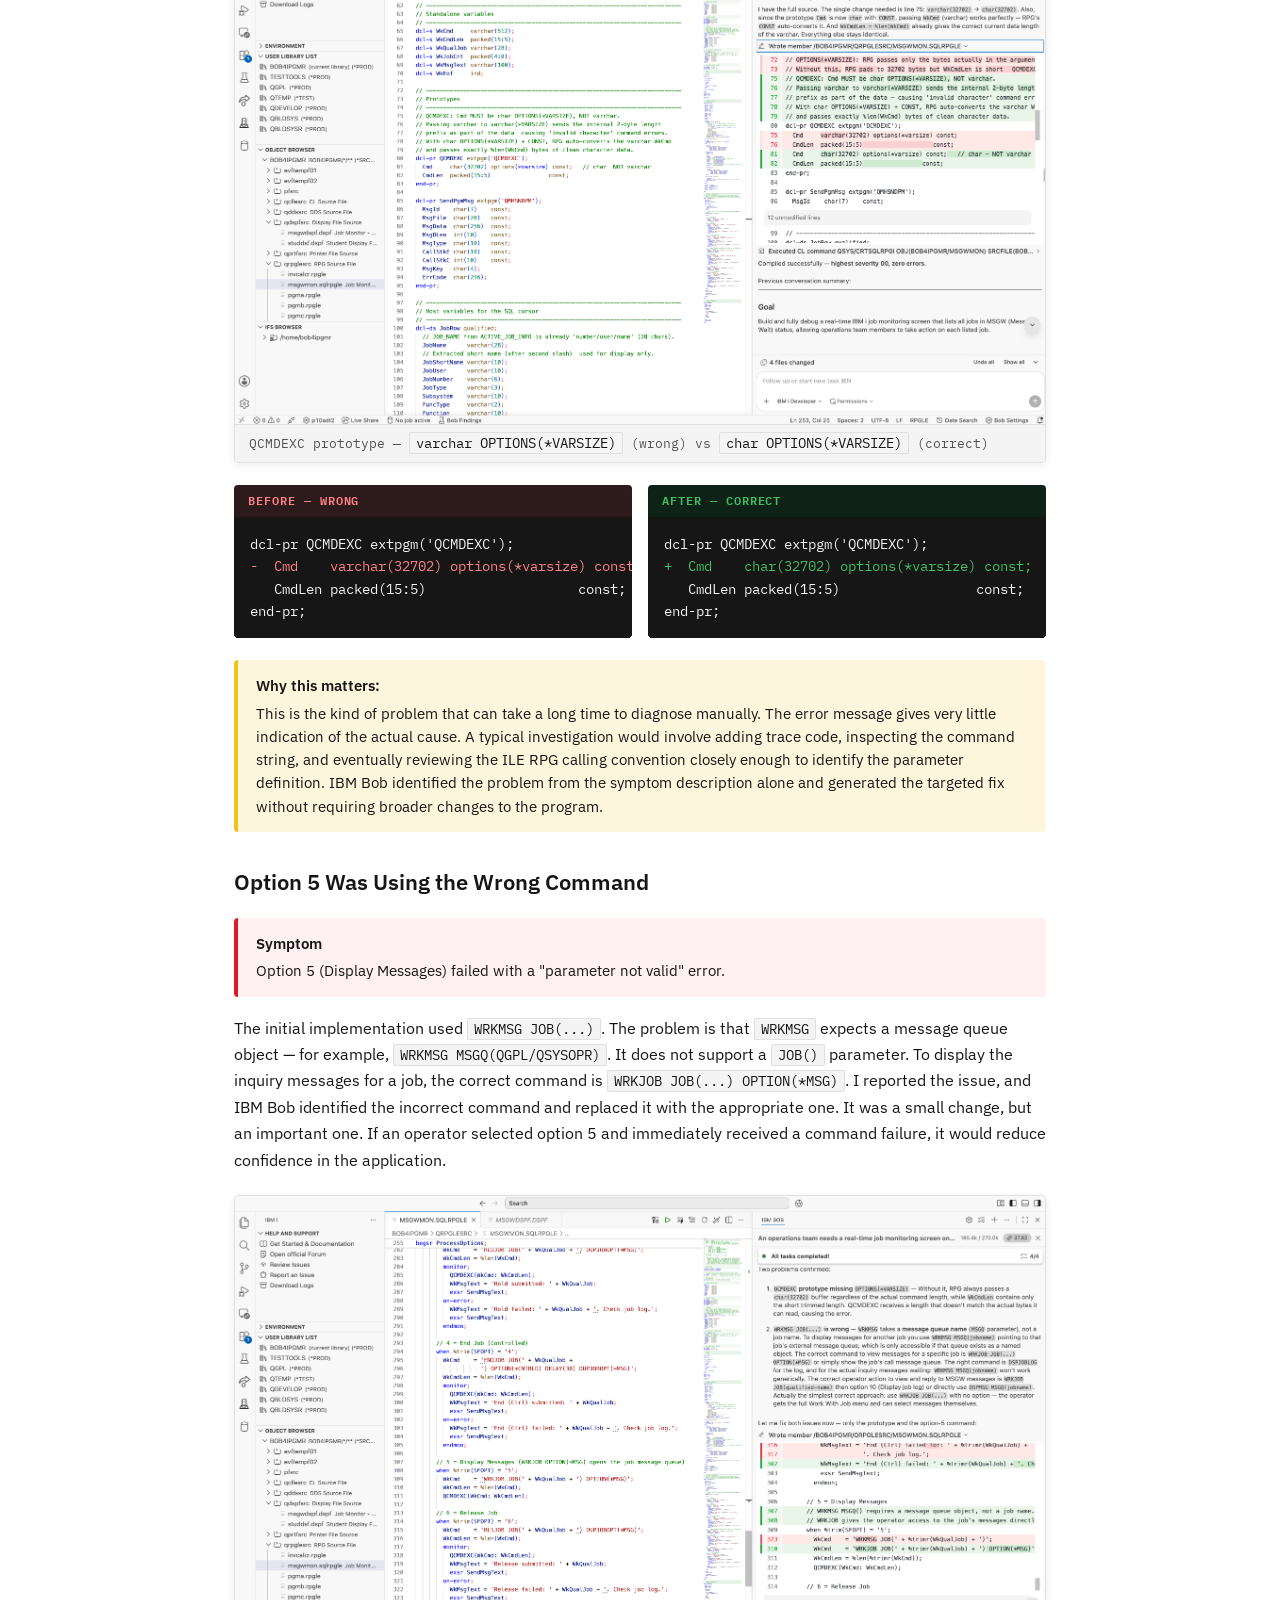
<file: docs/ibmi-msgw-job-monitor-bob/index.html>
<!DOCTYPE html>
<html lang="en">
<head>
  <meta charset="UTF-8" />
  <meta name="viewport" content="width=device-width, initial-scale=1.0" />
  <title>Building a Real IBM i MSGW Job Monitor with IBM Bob — IBM i Developer Mode in IBM Bob Premium Package for i (PPi)</title>
  <style>
    @import url('https://fonts.googleapis.com/css2?family=IBM+Plex+Mono:wght@400;600&family=IBM+Plex+Sans:ital,wght@0,400;0,600;0,700;1,400&display=swap');

    *, *::before, *::after { box-sizing: border-box; margin: 0; padding: 0; }

    :root {
      --ibm-blue-60:   #0f62fe;
      --ibm-blue-70:   #0043ce;
      --ibm-blue-10:   #edf5ff;
      --ibm-gray-100:  #161616;
      --ibm-gray-70:   #525252;
      --ibm-gray-20:   #e0e0e0;
      --ibm-gray-10:   #f4f4f4;
      --ibm-white:     #ffffff;
      --ibm-green-60:  #198038;
      --ibm-green-10:  #defbe6;
      --ibm-red-60:    #da1e28;
      --ibm-red-10:    #fff1f1;
      --ibm-yellow-30: #f1c21b;
      --ibm-yellow-10: #fdf6dd;

      --blue:      var(--ibm-blue-60);
      --blue-dark: var(--ibm-blue-70);
      --green:     var(--ibm-green-60);
      --red:       var(--ibm-red-60);
      --yellow:    var(--ibm-yellow-30);
      --gray-200:  var(--ibm-gray-20);
      --gray-700:  var(--ibm-gray-70);
      --gray-900:  var(--ibm-gray-100);
      --white:     var(--ibm-white);
      --term-bg:   #161616;

      --font-sans: 'IBM Plex Sans', 'Segoe UI', Arial, sans-serif;
      --font-mono: 'IBM Plex Mono', 'Courier New', monospace;
      --max-width: 860px;
      --radius:    4px;
    }

    html { scroll-behavior: smooth; }

    body {
      font-family: var(--font-sans);
      font-size: 16px;
      line-height: 1.65;
      color: var(--gray-900);
      background: var(--white);
    }

    /* ── Header ─────────────────────────────────────────────────────────── */
    .site-header {
      background: var(--ibm-blue-60);
      color: var(--white);
      padding: 52px 24px 44px;
      text-align: center;
      border-bottom: 4px solid var(--ibm-blue-70);
    }

    .bob-avatar-wrap { display: flex; justify-content: center; margin-bottom: 18px; }
    .bob-avatar-img {
      width: 100px; height: 100px;
      object-fit: contain;
      filter: drop-shadow(0 4px 16px rgba(0,0,0,.4));
    }

    .header-badge {
      display: inline-block;
      background: rgba(255,255,255,.15);
      border: 1px solid rgba(255,255,255,.35);
      border-radius: 2px;
      font-size: 11px; letter-spacing: .1em;
      text-transform: uppercase;
      padding: 4px 14px; margin-bottom: 18px;
      font-family: var(--font-mono);
    }

    .site-header h1 {
      font-size: clamp(1.625rem, 3.8vw, 2.5rem);
      font-weight: 700;
      line-height: 1.2;
      max-width: 740px;
      margin: 0 auto 16px;
      letter-spacing: -.015em;
    }

    .site-header .meta {
      display: flex; justify-content: center;
      gap: 20px; flex-wrap: wrap;
      font-size: .875rem; opacity: .75;
    }
    .site-header .meta span::before { content: '· '; }
    .site-header .meta span:first-child::before { content: ''; }

    /* ── Layout ──────────────────────────────────────────────────────────── */
    .tldr {
      background: var(--ibm-blue-10);
      border-left: 4px solid var(--blue);
      max-width: var(--max-width);
      margin: 40px auto 0;
      padding: 16px 20px;
      border-radius: 0 var(--radius) var(--radius) 0;
      font-size: .9375rem;
    }
    .tldr strong { color: var(--blue-dark); font-weight: 600; }

    .page-wrap {
      max-width: var(--max-width);
      margin: 0 auto;
      padding: 0 24px 80px;
    }

    /* ── Typography ──────────────────────────────────────────────────────── */
    h2 {
      font-size: 1.875rem;
      font-weight: 700;
      color: var(--gray-900);
      margin: 52px 0 14px;
      padding-bottom: 10px;
      border-bottom: 2px solid var(--ibm-blue-60);
      letter-spacing: -.01em;
    }

    h3 {
      font-size: 1.375rem;
      font-weight: 600;
      color: var(--gray-900);
      margin: 32px 0 10px;
    }

    h4 {
      font-size: 1.0625rem;
      font-weight: 600;
      color: var(--gray-900);
      margin: 22px 0 8px;
    }

    p { margin-bottom: 16px; font-size: 1rem; line-height: 1.65; }

    a { color: var(--blue); text-decoration: none; }
    a:hover { color: var(--blue-dark); text-decoration: underline; }
    strong { font-weight: 600; }

    ul, ol { padding-left: 24px; margin-bottom: 16px; }
    li { margin-bottom: 6px; line-height: 1.65; }

    /* ── Inline code ─────────────────────────────────────────────────────── */
    code {
      font-family: var(--font-mono);
      font-size: .875rem;
      background: var(--ibm-gray-10);
      color: var(--gray-900);
      padding: 1px 6px;
      border-radius: 2px;
      border: 1px solid var(--gray-200);
    }

    /* ── Code blocks ─────────────────────────────────────────────────────── */
    .code-block {
      margin: 22px 0;
      border-radius: var(--radius);
      overflow: hidden;
      border: 1px solid #393939;
      box-shadow: 0 2px 8px rgba(0,0,0,.15);
    }
    .code-block .code-header {
      display: flex; align-items: center;
      justify-content: space-between;
      background: #262626; padding: 8px 16px;
      border-bottom: 1px solid #393939;
    }
    .code-block .code-lang {
      font-family: var(--font-mono); font-size: .75rem;
      color: #a8a8a8; text-transform: uppercase; letter-spacing: .1em;
    }
    .code-block .code-dots { display: flex; gap: 6px; }
    .code-block .code-dots span { width: 11px; height: 11px; border-radius: 50%; }
    .code-block .code-dots span:nth-child(1) { background: #ff5f56; }
    .code-block .code-dots span:nth-child(2) { background: #ffbd2e; }
    .code-block .code-dots span:nth-child(3) { background: #27c93f; }
    .code-block pre {
      background: var(--term-bg); color: #f4f4f4;
      padding: 20px; overflow-x: auto;
      font-family: var(--font-mono); font-size: .875rem;
      line-height: 1.6; margin: 0;
    }

    /* ── Screenshots ─────────────────────────────────────────────────────── */
    .screenshot-wrap {
      margin: 22px 0; border-radius: var(--radius);
      overflow: hidden;
      border: 1px solid var(--gray-200);
      box-shadow: 0 2px 8px rgba(0,0,0,.08);
    }
    .screenshot-wrap img { width: 100%; display: block; }
    .screenshot-wrap figcaption {
      background: var(--ibm-gray-10);
      border-top: 1px solid var(--gray-200);
      padding: 7px 14px;
      font-size: .8125rem; color: var(--gray-700);
      font-family: var(--font-mono);
    }

    /* ── Diff / before-after ─────────────────────────────────────────────── */
    .diff-wrap {
      display: grid; grid-template-columns: 1fr 1fr;
      gap: 16px; margin: 22px 0;
    }
    @media (max-width: 640px) { .diff-wrap { grid-template-columns: 1fr; } }
    .diff-pane { border-radius: var(--radius); overflow: hidden; }
    .diff-pane .diff-label {
      display: flex; align-items: center; gap: 8px;
      padding: 6px 14px; font-size: .75rem; font-weight: 600;
      font-family: var(--font-mono); text-transform: uppercase; letter-spacing: .08em;
    }
    .diff-pane.before .diff-label { background: #2d1a1a; color: #ff8389; }
    .diff-pane.after  .diff-label { background: #0e2316; color: #42be65; }
    .diff-pane pre {
      background: var(--term-bg); color: #f4f4f4;
      padding: 16px; font-family: var(--font-mono);
      font-size: .875rem; line-height: 1.6; margin: 0; overflow-x: auto;
    }
    .diff-pane.before pre .diff-line { color: #ff8389; }
    .diff-pane.after  pre .diff-line { color: #42be65; }

    /* ── Tables ──────────────────────────────────────────────────────────── */
    .table-wrap { overflow-x: auto; margin: 16px 0; }
    table { width: 100%; border-collapse: collapse; font-size: .9375rem; }
    thead tr { background: var(--ibm-blue-60); color: var(--white); }
    thead th { padding: 12px 16px; text-align: left; font-weight: 600; font-size: .875rem; }
    tbody tr { border-bottom: 1px solid var(--gray-200); }
    tbody tr:nth-child(even) { background: var(--ibm-gray-10); }
    tbody tr:hover { background: var(--ibm-blue-10); }
    tbody td { padding: 11px 16px; font-size: .9375rem; vertical-align: top; }

    /* ── Callouts ────────────────────────────────────────────────────────── */
    .callout {
      border-radius: var(--radius); padding: 14px 18px;
      margin: 18px 0; font-size: .9375rem; line-height: 1.55;
    }
    .callout.info    { background: var(--ibm-blue-10);   border-left: 4px solid var(--blue); }
    .callout.warn    { background: var(--ibm-yellow-10); border-left: 4px solid var(--yellow); }
    .callout.success { background: var(--ibm-green-10);  border-left: 4px solid var(--green); }
    .callout.error   { background: var(--ibm-red-10);    border-left: 4px solid var(--red); }
    .callout .callout-label  { display: block; margin-bottom: 4px; font-weight: 600; color: var(--gray-900); }
    .callout strong  { font-weight: 600; color: var(--gray-900); }

    /* ── Blockquote ──────────────────────────────────────────────────────── */
    blockquote {
      border-left: 4px solid var(--blue);
      margin: 18px 0; padding: 12px 20px;
      background: var(--ibm-gray-10);
      border-radius: 0 var(--radius) var(--radius) 0;
      font-style: italic; color: var(--gray-700); font-size: .9375rem;
    }
    blockquote p { margin: 0; }

    /* ── Footer ──────────────────────────────────────────────────────────── */
    .site-footer {
      background: #161616; color: #a8a8a8;
      text-align: center; padding: 32px 24px;
      font-size: .875rem; font-family: var(--font-mono);
      border-top: 4px solid var(--blue);
    }
    .site-footer .artifacts { margin-bottom: 12px; }
    .site-footer .artifacts span {
      display: inline-block; margin: 4px 10px; color: #c6c6c6;
    }
    .site-footer .tags { margin-top: 12px; }
    .site-footer .tags span {
      display: inline-block; background: #262626;
      border: 1px solid #393939; border-radius: 2px;
      padding: 3px 10px; margin: 3px; font-size: .75rem; color: #a8a8a8;
    }
    .author-byline {
      display: flex; align-items: center; gap: 10px;
      justify-content: center; margin-top: 18px;
      font-size: .875rem; opacity: .8;
    }
    .author-byline .author-avatar {
      width: 34px; height: 34px; border-radius: 50%;
      background: rgba(255,255,255,.2);
      border: 1px solid rgba(255,255,255,.35);
      display: flex; align-items: center; justify-content: center;
      font-size: .75rem; font-weight: 700; color: #fff;
      flex-shrink: 0;
    }

    .made-with {
      margin-top: 22px; padding-top: 14px;
      border-top: 1px solid #393939;
      font-size: .75rem; color: #525252;
    }

    @media (max-width: 600px) {
      .site-header { padding: 36px 16px 28px; }
      h2 { font-size: 1.5rem; }
      h3 { font-size: 1.25rem; }
      .page-wrap { padding: 0 16px 60px; }
    }
  </style>
</head>
<body>

<!-- ═══════════════════════════════════════════════════════════════════════ -->
<!-- HEADER                                                                  -->
<!-- ═══════════════════════════════════════════════════════════════════════ -->
<header class="site-header">
  <div class="bob-avatar-wrap">
    <img src="../images/Bob.png" alt="IBM Bob" class="bob-avatar-img" />
  </div>
  <div class="header-badge">IBM Bob · Premium Package for i (PPi) · IBM i Developer Mode</div>
  <h1>Building a Real-Time MSGW Job Monitor on IBM i with IBM i Developer Mode</h1>
  <div class="author-byline">
    <div class="author-avatar">MC</div>
    <span>By Matta Chandrashekar &nbsp;·&nbsp; July 2026</span>
  </div>
</header>

<!-- ═══════════════════════════════════════════════════════════════════════ -->
<!-- BODY                                                                     -->
<!-- ═══════════════════════════════════════════════════════════════════════ -->
<div class="page-wrap">

  <div class="tldr">
    <strong>Quick Summary —</strong> This blog demonstrates how <strong>IBM Bob</strong> with <strong>Premium Package for i (PPi)</strong> leveraging the <strong>IBM i Developer Mode</strong> accelerated the development of a production-ready, real-time MSGW job monitor. From generating DDS and SQLRPGLE to compiling and debugging the application, the entire solution was completed in under an hour — a task that would typically take nearly two days using a traditional manual approach.
  </div>

  <!-- ─────────────────────────────────────────────────────────────────── -->
  <h2 id="usecase">The Use Case — MSGW Job Monitoring for L1 Operations</h2>

  <p>
    In most IBM i environments, experienced developers can handle MSGW jobs without difficulty. They know how to open <code>WRKACTJOB</code>, filter jobs by status, identify the ones waiting in MSGW, and take the appropriate action. However, production monitoring is increasingly handled by Level 1 (L1) service desk analysts who may have little or no IBM i experience.
  </p>

  <p>
    When a batch job enters <strong>MSGW (Message Wait)</strong> status, it has stopped processing and is waiting for a response to a system message. The traditional approach required L1 analysts to search through hundreds of active jobs in <code>WRKACTJOB</code>, identify the jobs in MSGW, determine the reason for the message, and then decide what to do next. For someone without IBM i knowledge, that process is slow, confusing, and prone to mistakes.
  </p>

  <p>
    The requirement was straightforward: provide a simple screen that displays only the jobs in MSGW and offers clear, labelled actions for each one. Analysts should be able to identify the problem and respond without remembering IBM i commands or navigating multiple green-screen displays.
  </p>

  <p>
    This is the solution I built using <strong>IBM i Developer Mode</strong>, enabled through the <strong>IBM Bob Premium Package for i (PPi)</strong>.
  </p>

  <!-- ─────────────────────────────────────────────────────────────────── -->
  <h2 id="prompt">Starting with a Simple Prompt</h2>

  <p>
    I deliberately kept the initial prompt short. I wanted to see how far IBM Bob could go with only a high-level requirement before I started adding implementation details or constraints.
  </p>

  <p>
    I didn't provide a field list, mention IBM i SQL Services, describe the subfile layout, or specify any DDS keywords. I simply described the problem I wanted to solve.
  </p>

  <p>
    Rather than returning a generic response, IBM Bob generated a detailed implementation plan that broke the solution into logical development steps. It identified the major components required to build the application before generating any code.
  </p>

  <!-- ─────────────────────────────────────────────────────────────────── -->
  <h2 id="plan">Bob's Implementation Plan</h2>

  <p>
    Before generating any code, IBM Bob returned a structured implementation plan. That was the first thing that caught my attention. Instead of jumping straight into code generation, it outlined the overall design, including:
  </p>

  <ul>
    <li>The data source it would use and why</li>
    <li>The screen architecture</li>
    <li>The operator actions it would support</li>
    <li>The source files and members it planned to create</li>
  </ul>

  <!-- Screenshot: IBM i Developer Mode chat showing the implementation plan -->
  <div class="screenshot-wrap">
    <img src="images/BobImplementation Plan.png" alt="IBM Bob — implementation plan" />
    <figcaption>IBM Bob — structured plan produced before any code was written</figcaption>
  </div>

  <p>
    For the data source, IBM Bob selected <code>QSYS2.ACTIVE_JOB_INFO()</code>, an IBM i SQL table function that provides a real-time snapshot of active jobs. It planned to retrieve only jobs in MSGW status by filtering the results with <code>WHERE JOB_STATUS = 'MSGW'</code>.
  </p>

  <p>
    I had used <code>ACTIVE_JOB_INFO()</code> before, so I immediately recognized the approach. What impressed me was that IBM Bob arrived at the same solution on its own and explained the reasoning behind it. Because the service is SQL-based, there is no need to call CL commands or automate <code>WRKACTJOB</code>. You simply query the service like any other table and retrieve the information you need. For a real-time MSGW monitoring application, it was a logical choice.
  </p>

  <p>
    For the user interface, IBM Bob proposed a DDS display file with a subfile to display one row for each MSGW job. The design also included a fixed footer on lines 22–23 for the function key legend and a message subfile on line 24 to provide operator feedback. It also mapped seven operator actions to the appropriate CL commands, giving the application the functionality needed for day-to-day production support.
  </p>

  <div class="table-wrap">
    <table>
      <thead><tr><th>Option</th><th>Action</th><th>CL Command</th></tr></thead>
      <tbody>
        <tr><td><code>2</code></td><td>Work With Job</td><td><code>WRKJOB JOB(...)</code></td></tr>
        <tr><td><code>3</code></td><td>Hold Job</td><td><code>HLDJOB JOB(...) DUPJOBOPT(*MSG)</code></td></tr>
        <tr><td><code>4</code></td><td>End — Controlled</td><td><code>ENDJOB JOB(...) OPTION(*CNTRLD) DELAY(30)</code></td></tr>
        <tr><td><code>5</code></td><td>Display Messages</td><td><code>WRKJOB JOB(...) OPTION(*MSG)</code></td></tr>
        <tr><td><code>6</code></td><td>Release Job</td><td><code>RLSJOB JOB(...) DUPJOBOPT(*MSG)</code></td></tr>
        <tr><td><code>7</code></td><td>Display Job Log</td><td><code>DSPJOBLOG JOB(...) OUTPUT(*)</code></td></tr>
        <tr><td><code>8</code></td><td>End — Immediate</td><td><code>ENDJOB JOB(...) OPTION(*IMMED)</code></td></tr>
      </tbody>
    </table>
  </div>

  <p>
    That planning step turned out to be more valuable than I expected. It gave me an opportunity to review the overall approach before any code was generated. If I wanted to use a different data source, change the screen design, or support a different set of actions, that was the right time to make those changes.
  </p>

  <!-- ─────────────────────────────────────────────────────────────────── -->
  <h2 id="skills">IBM i Developer Mode — Skills in Action</h2>

  <p>
    One thing I noticed while building the application was how IBM i Developer Mode automatically selected the appropriate IBM i skills based on the task. Rather than relying on general AI knowledge, IBM Bob used specialised IBM i skills that understood IBM i development patterns and platform-specific conventions.
  </p>

  <p>Two IBM i skills were used while building this application.</p>

  <!-- Screenshot: IBM i Developer Mode — Skills in Action -->
  <div class="screenshot-wrap">
    <img src="images/Skills in Action.png" alt="IBM i Developer Mode — Skills in Action" />
    <figcaption>IBM i Developer Mode — IBM i Skills activating automatically for this project</figcaption>
  </div>

  <p>
    <strong>DDS Display Files Skill</strong> (<code>dds-premier-basics</code> / <code>dds-display-file</code>) — When generating the display file, IBM Bob used the DDS Display Files skill. It includes IBM i-specific knowledge that is difficult to find in general programming references, such as the correct use of <code>OVERLAY</code> on a subfile control record, the rule that <code>COLOR</code> applies only to named output fields (not unnamed literals), and how message subfiles are integrated using <code>QMHSNDPM</code>. That knowledge allowed IBM Bob to generate a DDS display file that compiled successfully on the first attempt.
  </p>

  <p>
    <strong>ILE RPG Free-Format Skill</strong> (<code>rpg-premier-basics</code> / <code>rpg-fundamentals</code>) — When generating the SQLRPGLE program, IBM Bob automatically switched to the ILE RPG Free-Format skill, specifically the SQLRPGLE sub-skill. It generated IBM i-specific constructs such as <code>SFILE(MSGSFL: WkRRN)</code> for subfile processing, declared the display file with <code>INDDS</code>, and used the correct <code>QCMDEXC</code> prototype. These are the kinds of implementation details that are easy to overlook but are essential for a working IBM i application.
  </p>

  <!-- ─────────────────────────────────────────────────────────────────── -->
  <h2 id="codegen">Code Generation</h2>

  <p>
    Using <strong>IBM i Developer Mode</strong>, IBM Bob generated two source members directly on the IBM i system:
  </p>

  <ul>
    <li><code>BOB4IPGMR/QDSPFSRC(MSGWDSPF)</code> — the DDS display file</li>
    <li><code>BOB4IPGMR/QRPGLESRC(MSGWMON)</code> — the SQLRPGLE program</li>
  </ul>

  <h3>The Display File — MSGWDSPF</h3>

  <!-- Screenshot: IBM i Developer Mode showing the generated MSGWDSPF source -->
  <div class="screenshot-wrap">
    <img src="images/The Subfile Record-MSGSFL.png" alt="MSGSFL — subfile record format generated by IBM Bob" />
    <figcaption>MSGSFL — subfile record format, generated using the DDS Display Files Skill</figcaption>
  </div>

  <p>
    The DDS display file contained five record formats: <code>MSGSFL</code> (subfile), <code>MSGCTL</code> (subfile control), <code>FOOTER</code> (function key legend on lines 22–23), and <code>MSGQSFL</code> and <code>MSGQCTL</code> for the message subfile displayed on line 24.
  </p>

  <p>
    One implementation detail immediately caught my attention. IBM Bob added a hidden 28-character field <code>SFQJOB</code> to store the fully qualified job name (<code>number/user/name</code>) for each subfile row. I hadn't included that requirement in my prompt, but it turned out to be exactly the right design choice. Commands such as <code>HLDJOB</code> and <code>ENDJOB</code> require the fully qualified job name. By storing it as a hidden subfile field, the RPGLE program can read the value directly from the selected subfile record when the operator presses Enter. There is no need to reconstruct the job name from separate fields, perform string manipulation, or query the data again. The required value is already available.
  </p>

  <!-- Screenshot: MSGCTL subfile control record showing CTJOBCNT color logic -->
  <div class="screenshot-wrap">
    <img src="images/The Subfile Control Record - MSGCTL.png" alt="MSGCTL — job count field with conditional COLOR keyword" />
    <figcaption>MSGCTL — <code>CTJOBCNT</code> defined as a named output field so <code>COLOR(GRN/YLW)</code> could be applied</figcaption>
  </div>

  <p>
    Another nice touch was the job count indicator. IBM Bob displayed the count in green when MSGW jobs were present and yellow when no jobs were found. To support that, it correctly defined <code>CTJOBCNT</code> as a named output field, because the <code>COLOR</code> keyword in DDS applies only to named output fields — not to unnamed constants.
  </p>

  <h3>The RPGLE Program — MSGWMON</h3>

  <!-- Screenshot: MSGWMON control options and file declaration -->
  <div class="screenshot-wrap">
    <img src="images/Control Options and File Declaration.png" alt="MSGWMON — control options and file declaration" />
    <figcaption>MSGWMON — <code>DCL-F</code> with <code>SFILE(MSGSFL: WkRRN)</code> and <code>INDDS</code>, generated by the ILE RPG Free Format Skill</figcaption>
  </div>

  <p>
    One of the first things I noticed in the generated RPGLE program was the file declaration: <code>SFILE(MSGSFL: WkRRN)</code>. This keyword is essential for subfile processing. Without it, the compiler does not recognise <code>MSGSFL</code> as a subfile format, and operations such as <code>READC</code>, <code>WRITE</code>, and <code>UPDATE</code> on the subfile fail. The ILE RPG Free-Format Skill generated the declaration correctly on the first attempt.
  </p>

  <!-- Screenshot: MSGWMON — querying QSYS2.ACTIVE_JOB_INFO IBM i SQL Service -->
  <div class="screenshot-wrap">
    <img src="images/The SQL Cursor.png" alt="MSGWMON — querying QSYS2.ACTIVE_JOB_INFO() IBM i SQL Service" />
    <figcaption>MSGWMON — using the <code>QSYS2.ACTIVE_JOB_INFO()</code> IBM i SQL Service to retrieve live job data</figcaption>
  </div>

  <p>
    For retrieving the job information, IBM Bob chose <code>QSYS2.ACTIVE_JOB_INFO()</code>, which is the IBM i SQL Service designed to provide a real-time view of active jobs. Because it is an SQL service, there is no need to call CL commands. The cursor simply filters the results with <code>WHERE JOB_STATUS = 'MSGW'</code>, returning only the jobs that require attention.
  </p>

  <p>
    Another implementation detail caught my attention. The <code>JOB_NAME</code> column returned by <code>QSYS2.ACTIVE_JOB_INFO()</code> already contains the fully qualified job name in <code>number/user/name</code> format — for example, <code>327961/BOB4IPGMR/PGMA</code> — rather than just the short job name. IBM Bob generated a nested <code>LOCATE</code> and <code>SUBSTR</code> expression to extract the short job name for display in the subfile while preserving the fully qualified job name in <code>SFQJOB</code>. That hidden field was then used when constructing CL commands, ensuring the correct job was always referenced.
  </p>

  <!-- Screenshot: QCMDEXC prototype -->
  <div class="screenshot-wrap">
    <img src="images/The QCMDEXC Prototype.png" alt="MSGWMON — QCMDEXC prototype" />
    <figcaption>MSGWMON — <code>QCMDEXC</code> prototype with <code>char OPTIONS(*VARSIZE)</code>, correctly generated by the ILE RPG Free Format Skill</figcaption>
  </div>

  <!-- Screenshot: Subfile load logic -->
  <div class="screenshot-wrap">
    <img src="images/Subfile Load Logic.png" alt="MSGWMON — subfile load loop" />
    <figcaption>MSGWMON — subfile load loop, fetching rows from the <code>ACTIVE_JOB_INFO</code> cursor</figcaption>
  </div>

  <!-- Screenshot: ProcessOptions subroutine -->
  <div class="screenshot-wrap">
    <img src="images/Processing Operator Options.png" alt="MSGWMON — ProcessOptions subroutine" />
    <figcaption>MSGWMON — <code>ProcessOptions</code> subroutine reading changed subfile rows with <code>READC</code> and calling <code>QCMDEXC</code></figcaption>
  </div>

  <!-- ─────────────────────────────────────────────────────────────────── -->
  <h2 id="compile">First Compilation</h2>

  <p>
    With both source members generated, I asked IBM Bob to compile them directly from the chat. Using <strong>IBM i Developer Mode</strong>, it ran <code>CRTDSPF</code> for the display file and <code>CRTSQLRPGI</code> for the SQLRPGLE program on the live IBM i system, then reported the compiler results in real time.
  </p>

  <!-- Screenshot: Compile output — both members clean -->
  <div class="screenshot-wrap">
    <img src="images/First Compile and Enhancement Requests.png" alt="IBM Bob — compile output for MSGWDSPF and MSGWMON" />
    <figcaption><code>CRTDSPF</code> and <code>CRTSQLRPGI</code> output — both clean on the first attempt</figcaption>
  </div>

  <div class="callout success">
    <span class="callout-label">Both source members compiled successfully on the first attempt.</span>
    <code>MSGWDSPF</code>: <code>CPC7301</code> — Display file created in <code>BOB4IPGMR</code>.<br/>
    <code>MSGWMON</code>: Highest severity 00, zero errors, zero warnings. The 46 informational messages (<code>RNF7066</code> and <code>RNF7031</code>) were expected because they relate to the message subfile formats managed through <code>QMHSNDPM</code>, rather than direct RPG I/O.
  </div>

  <p>
    I then called the program. The display opened successfully, and the MSGW job that was active on the test system appeared in the subfile exactly as expected. At that point, I had gone from a single prompt to an implementation plan, generated source members, a successful compilation, and a working screen — all in less than fifteen minutes. However, compiling successfully was only the first step. The next stage was to verify that every operator action behaved correctly under real conditions.
  </p>

  <!-- ─────────────────────────────────────────────────────────────────── -->
  <h2 id="enhancements">My Enhancement Requests</h2>

  <p>After the first working version, I made two small enhancement requests:</p>

  <ol>
    <li>Remove the duplicate <code>F5=Refresh</code> label from the subfile control header, since it was already displayed in the <code>FOOTER</code> on line 23.</li>
    <li>Confirm that the job count was displayed in green when MSGW jobs were present and yellow when the list was empty.</li>
  </ol>

  <p>
    IBM Bob updated only the requested changes. For the duplicate <code>F5=Refresh</code> label, it modified a single constant without regenerating the entire display file or changing unrelated code.
  </p>

  <p>
    That level of precision stood out to me. Each enhancement was limited to the affected lines, making it easy to review the changes and understand exactly what had been modified. For small refinements and maintenance tasks, that targeted editing approach is far more useful than regenerating an entire source member.
  </p>

  <!-- ─────────────────────────────────────────────────────────────────── -->
  <h2 id="overlay">The Runtime Bug</h2>

  <p>
    This is where things got more interesting.
  </p>

  <p>
    After the enhancements compiled, I pressed <strong>F5</strong> to refresh the screen, and the function key legend on lines 22–23 had disappeared. Every refresh wiped it. I reported it to IBM Bob the same way I would report a bug to a colleague:
  </p>

  <blockquote>
    <p>"The function key footer disappears every time the subfile refreshes."</p>
  </blockquote>

  <p>IBM Bob came back with a precise explanation:</p>

  <blockquote>
    <p>
      "The root cause is that <code>EXFMT MSGCTL</code> performs a full-screen write. Without <code>OVERLAY</code> on the subfile control record, the 5250 data stream clears all screen positions not explicitly written by that operation, including the <code>FOOTER</code> record on lines 22–23. Adding <code>OVERLAY</code> to <code>MSGCTL</code> instructs the 5250 write to merge its output with the existing screen content rather than replacing it entirely."
    </p>
  </blockquote>

  <!-- Screenshot: OVERLAY diff — before and after -->
  <div class="screenshot-wrap">
    <img src="images/OVERLAY Missing.png" alt="MSGCTL before and after — OVERLAY keyword added" />
    <figcaption>MSGCTL — <code>OVERLAY</code> added. Without it, <code>EXFMT MSGCTL</code> clears the separately-written FOOTER.</figcaption>
  </div>

  <div class="diff-wrap">
    <div class="diff-pane before">
      <div class="diff-label">Before — MSGCTL (missing OVERLAY)</div>
      <pre>     A          R MSGCTL      SFLCTL(MSGSFL)
<span class="diff-line">-                            SFLSIZ(9999)</span>
<span class="diff-line">-                            SFLPAG(0015)</span></pre>
    </div>
    <div class="diff-pane after">
      <div class="diff-label">After — MSGCTL (OVERLAY added)</div>
      <pre>     A          R MSGCTL      SFLCTL(MSGSFL)
<span class="diff-line">+                            OVERLAY</span>
<span class="diff-line">+                            SFLSIZ(9999)</span>
<span class="diff-line">+                            SFLPAG(0015)</span></pre>
    </div>
  </div>

  <p>
    One DDS keyword. IBM Bob identified the problem, explained the underlying 5250 screen update behaviour, applied the fix, and after recompiling, the footer remained visible through every subsequent refresh.
  </p>

  <!-- ─────────────────────────────────────────────────────────────────── -->
  <h2 id="bugs">The Bugs Bob Also Caught</h2>

  <p>
    The footer issue was the most visible problem, but it wasn't the only one. I want to be transparent about the other issues because they show how working with IBM Bob actually unfolded. The first version wasn't perfect, but the debugging experience was just as valuable as the initial code generation.
  </p>

  <h3>The Qualified Job Name Was Corrupt</h3>

  <div class="callout error">
    <span class="callout-label">Symptom</span>
    Every operator action that executed a CL command — <code>HLDJOB</code>, <code>ENDJOB</code>, and the other options — failed with a "job not found" error.
  </div>

  <p>
    The <code>JOB_NAME</code> column returned by <code>QSYS2.ACTIVE_JOB_INFO()</code> already contains the fully qualified job name in <code>number/user/name</code> format. The initial code rebuilt the value by concatenating <code>JobNumber + '/' + JobUser + '/' + JobName</code>. For a job such as <code>327961/BOB4IPGMR/PGMA</code>, that produced <code>327961/BOB4IPGMR/327961/BOB4</code> — double-encoded and then truncated to 28 characters. As a result, every generated CL command referenced an invalid job name, producing errors such as "job not found" or "matching parenthesis not found", because the closing parenthesis was truncated along with the command string.
  </p>

  <p>
    I reported the behaviour, and IBM Bob traced it back to the semantics of the <code>ACTIVE_JOB_INFO()</code> result set. It corrected the logic by using the fully qualified job name returned by the SQL service instead of rebuilding it. No other code needed to change.
  </p>

  <!-- Screenshot: SFQJOB assignment corrected -->
  <div class="screenshot-wrap">
    <img src="images/Corrupt Qualified Job Name.png" alt="SFQJOB assignment — before and after" />
    <figcaption>SFQJOB corrected — direct assignment from <code>JobRow.JobName</code>, which is already the full qualified name</figcaption>
  </div>

  <div class="diff-wrap">
    <div class="diff-pane before">
      <div class="diff-label">Before — double-encoded</div>
      <pre><span class="diff-line">- SFQJOB = %trimr(JobRow.JobNumber) + '/'</span>
<span class="diff-line">-        + %trimr(JobRow.JobUser)   + '/'</span>
<span class="diff-line">-        + %trimr(JobRow.JobName);  // already full!</span>
<span class="diff-line">- SFJOBNAM = %char(JobRow.JobName); // showed nbr/usr/name</span></pre>
    </div>
    <div class="diff-pane after">
      <div class="diff-label">After — direct assign</div>
      <pre><span class="diff-line">+ SFQJOB   = %char(JobRow.JobName);      // '327961/BOB4IPGMR/PGMA'</span>
<span class="diff-line">+ SFJOBNAM = %char(JobRow.JobShortName); // 'PGMA' (for display only)</span></pre>
    </div>
  </div>

  <h3>The QCMDEXC Prototype Was Wrong</h3>

  <div class="callout error">
    <span class="callout-label">Symptom</span>
    Every <code>QCMDEXC</code> call failed with "String contains a character that is not valid" — even for syntactically correct commands such as <code>WRKJOB JOB(327961/BOB4IPGMR/PGMA)</code>.
  </div>

  <p>
    The initial prototype declared the command parameter as <code>varchar(32702) options(*varsize)</code>. When a <code>VARCHAR</code> variable is passed to a <code>VARCHAR OPTIONS(*VARSIZE)</code> parameter in ILE RPG, the compiler includes the internal two-byte length prefix as part of the data passed to the procedure. As a result, <code>QCMDEXC</code> received those two bytes at the beginning of the command string instead of the first command character. Although the command looked correct in the source code, the value received by <code>QCMDEXC</code> effectively began with two invisible characters before <code>WRKJOB</code>. The system therefore rejected the command with the "character not valid" error.
  </p>

  <!-- Screenshot: QCMDEXC prototype diff -->
  <div class="screenshot-wrap">
    <img src="images/QCMDEXC varchar vs char Parameter Type.png" alt="QCMDEXC prototype — varchar vs char" />
    <figcaption>QCMDEXC prototype — <code>varchar OPTIONS(*VARSIZE)</code> (wrong) vs <code>char OPTIONS(*VARSIZE)</code> (correct)</figcaption>
  </div>

  <div class="diff-wrap">
    <div class="diff-pane before">
      <div class="diff-label">Before — wrong</div>
      <pre>dcl-pr QCMDEXC extpgm('QCMDEXC');
<span class="diff-line">-  Cmd    varchar(32702) options(*varsize) const;</span>
   CmdLen packed(15:5)                   const;
end-pr;</pre>
    </div>
    <div class="diff-pane after">
      <div class="diff-label">After — correct</div>
      <pre>dcl-pr QCMDEXC extpgm('QCMDEXC');
<span class="diff-line">+  Cmd    char(32702) options(*varsize) const;</span>
   CmdLen packed(15:5)                 const;
end-pr;</pre>
    </div>
  </div>

  <div class="callout warn">
    <span class="callout-label">Why this matters:</span>
    This is the kind of problem that can take a long time to diagnose manually. The error message gives very little indication of the actual cause. A typical investigation would involve adding trace code, inspecting the command string, and eventually reviewing the ILE RPG calling convention closely enough to identify the parameter definition. IBM Bob identified the problem from the symptom description alone and generated the targeted fix without requiring broader changes to the program.
  </div>

  <h3>Option 5 Was Using the Wrong Command</h3>

  <div class="callout error">
    <span class="callout-label">Symptom</span>
    Option 5 (Display Messages) failed with a "parameter not valid" error.
  </div>

  <p>
    The initial implementation used <code>WRKMSG JOB(...)</code>. The problem is that <code>WRKMSG</code> expects a message queue object — for example, <code>WRKMSG MSGQ(QGPL/QSYSOPR)</code>. It does not support a <code>JOB()</code> parameter. To display the inquiry messages for a job, the correct command is <code>WRKJOB JOB(...) OPTION(*MSG)</code>. I reported the issue, and IBM Bob identified the incorrect command and replaced it with the appropriate one. It was a small change, but an important one. If an operator selected option 5 and immediately received a command failure, it would reduce confidence in the application.
  </p>

  <!-- Screenshot: WRKMSG correction -->
  <div class="screenshot-wrap">
    <img src="images/WRKMSG Is Not a Valid Command for Jobs.png" alt="Option 5 corrected — WRKJOB OPTION(*MSG)" />
    <figcaption>Option 5 corrected — <code>WRKJOB JOB(...) OPTION(*MSG)</code> instead of the invalid <code>WRKMSG JOB(...)</code></figcaption>
  </div>

  <!-- ─────────────────────────────────────────────────────────────────── -->
  <h2 id="final">Compilation Summary and Final Working Screen</h2>

  <h3>Compilation Summary</h3>

  <!-- Screenshot: Final compile output -->
  <div class="screenshot-wrap">
    <img src="images/Compile Results.png" alt="Final compile — highest severity 00" />
    <figcaption>Final <code>CRTSQLRPGI</code> output — highest severity 00</figcaption>
  </div>

  <div class="callout success">
    <span class="callout-label">After the fixes, both source members compiled cleanly.</span>
    Highest severity: 00 · Errors: 0 · Warnings: 0. The 46 informational messages (<code>RNF7066</code> and <code>RNF7031</code>) were expected. They relate to the message subfile formats managed through <code>QMHSNDPM</code>, which is the standard IBM i approach for providing interactive program feedback. They do not indicate a problem with the application.
  </div>

  <h3>Live Screen — IBM i 5250 Terminal</h3>

  <!-- Screenshot: MSGWMON running on IBM i -->
  <div class="screenshot-wrap">
    <img src="images/Live Screen — IBM i 5250 Terminal.png" alt="MSGWMON running on IBM i — MSGW job monitor screen" />
    <figcaption>MSGWMON live on IBM i — MSGW jobs in the subfile, green job count, persistent function key footer</figcaption>
  </div>

  <p>
    An L1 analyst opens the screen and immediately sees only the jobs that require attention. They can type <code>5</code> to view the waiting message, <code>2</code> to work with the job, or <code>3</code> to hold it. There are no IBM i commands to remember or navigate. The job counter is displayed in green when MSGW jobs require attention and yellow when the queue is clear.
  </p>

  <!-- ─────────────────────────────────────────────────────────────────── -->
  <h2 id="productivity">Productivity Comparison</h2>

  <p>
    The table below compares the time I would typically expect to spend developing this application manually with the time it took using <strong>IBM i Developer Mode</strong> in <strong>IBM Bob Premium Package for i (PPi)</strong>.
  </p>

  <div class="table-wrap">
    <table>
      <thead>
        <tr><th>Task</th><th>Manually</th><th>With IBM i Developer Mode</th></tr>
      </thead>
      <tbody>
        <tr><td>DDS subfile design and layout</td><td>2–3 hours</td><td>~5 minutes</td></tr>
        <tr><td>RPGLE subfile load and display logic</td><td>3–4 hours</td><td>~10 minutes</td></tr>
        <tr><td>SQL cursor with <code>ACTIVE_JOB_INFO</code></td><td>45–60 minutes</td><td>Included</td></tr>
        <tr><td>Message subfile wiring (<code>QMHSNDPM</code>)</td><td>1–2 hours</td><td>Included</td></tr>
        <tr><td>Debugging the <code>OVERLAY</code> footer issue</td><td>30–60 minutes</td><td>~2 minutes</td></tr>
        <tr><td>Diagnosing the <code>varchar</code>/<code>char</code> QCMDEXC defect</td><td>1–2 hours</td><td>~5 minutes</td></tr>
        <tr style="font-weight:700; background:#e8f4fd;">
          <td>Total</td><td>~2 business days</td><td>&lt; 1 hour</td>
        </tr>
      </tbody>
    </table>
  </div>

  <p>
    One issue deserves a special mention. The <code>varchar</code>/<code>char</code> <code>QCMDEXC</code> prototype problem provides very little information about where to start looking. An experienced IBM i developer could easily spend an hour tracing the command string and reviewing the ILE RPG calling conventions before identifying the parameter definition. I reported the symptom, and IBM Bob identified the underlying cause and generated the required fix.
  </p>

  <!-- ─────────────────────────────────────────────────────────────────── -->
  <h3>What Made This Possible</h3>

  <div class="callout success">
    Everything demonstrated in this article — from <strong>IBM i Developer Mode</strong> and the IBM i skills to live compilation, SQL service access, and runtime diagnostics — was made possible by the <strong>IBM Bob Premium Package for i (PPi)</strong>. What stood out to me was how these capabilities worked together. Instead of generating code in isolation, IBM Bob could compile it on a live IBM i system, interpret compiler output, diagnose runtime issues, apply targeted fixes, and help me iterate quickly. That changed the development experience from repeatedly switching between tools to working through the entire implementation in a single conversation.
  </div>

  <!-- ─────────────────────────────────────────────────────────────────── -->
  <h2 id="demo">The Final Application — IBM i Screens</h2>

  <h3>Watch It in Action</h3>

  <p>
    A full walkthrough of the MSGW Job Monitor running live on IBM i, built using
    <strong>IBM i Developer Mode</strong> in <strong>IBM Bob Premium Package for i (PPi)</strong>.
  </p>

  <div style="position:relative; padding-bottom:56.25%; height:0; overflow:hidden; border-radius:4px; margin:22px 0; border:1px solid var(--gray-200); box-shadow:0 2px 8px rgba(0,0,0,.08);">
    <iframe
      style="position:absolute; top:0; left:0; width:100%; height:100%; border:0;"
      src="https://www.youtube.com/embed/_NFZTdVUaIM?si=kTeZ6TokHNg-WROU"
      title="MSGW Job Monitor — IBM i Developer Mode in IBM Bob Premium Package for i (PPi)"
      allow="accelerometer; autoplay; clipboard-write; encrypted-media; gyroscope; picture-in-picture; web-share"
      referrerpolicy="strict-origin-when-cross-origin"
      allowfullscreen>
    </iframe>
  </div>

  <!-- ─────────────────────────────────────────────────────────────────── -->
  <h2 id="next-steps">Next Steps</h2>

  <p>To find out more, check out these resources:</p>

  <ul>
    <li>
      <strong>Welcome to IBM Bob</strong> —
      <a href="https://bob.ibm.com/docs/ide" target="_blank" rel="noopener">bob.ibm.com/docs/ide</a>
    </li>
    <li>
      <strong>Start Your Free Trial</strong> —
      <a href="https://bob.ibm.com/trial" target="_blank" rel="noopener">bob.ibm.com/trial</a>
    </li>
    <li>
      <strong>IBM Bob Premium Package for i (PPi)</strong> —
      <a href="https://bob.ibm.com/docs/ide/premium-packages/bob-for-i/bob-for-i-index" target="_blank" rel="noopener">bob.ibm.com/docs/ide/premium-packages/bob-for-i/bob-for-i-index</a>
    </li>
    <li>
      <strong>Frequently Asked Questions</strong> —
      <a href="https://bob.ibm.com/docs/ide/faq" target="_blank" rel="noopener">bob.ibm.com/docs/ide/faq</a>
    </li>
  </ul>

</div><!-- .page-wrap -->

<!-- ═══════════════════════════════════════════════════════════════════════ -->
<!-- FOOTER                                                                  -->
<!-- ═══════════════════════════════════════════════════════════════════════ -->
<footer class="site-footer">
  <div class="tags">
    <span>IBM i</span><span>RPG</span><span>RPGLE</span><span>ILE</span>
    <span>DDS</span><span>Subfile</span><span>IBM Bob</span><span>Developer Mode</span>
    <span>Premium Package for i (PPi)</span>
    <span>IBM i Skills</span><span>Db2 for i</span><span>ACTIVE_JOB_INFO</span>
    <span>Operations</span><span>Job Management</span>
  </div>
  <div class="made-with">Made with IBM Bob · IBM Bob Premium Package for i (PPi) · IBM i Developer Mode</div>
</footer>

</body>
</html>
</file>
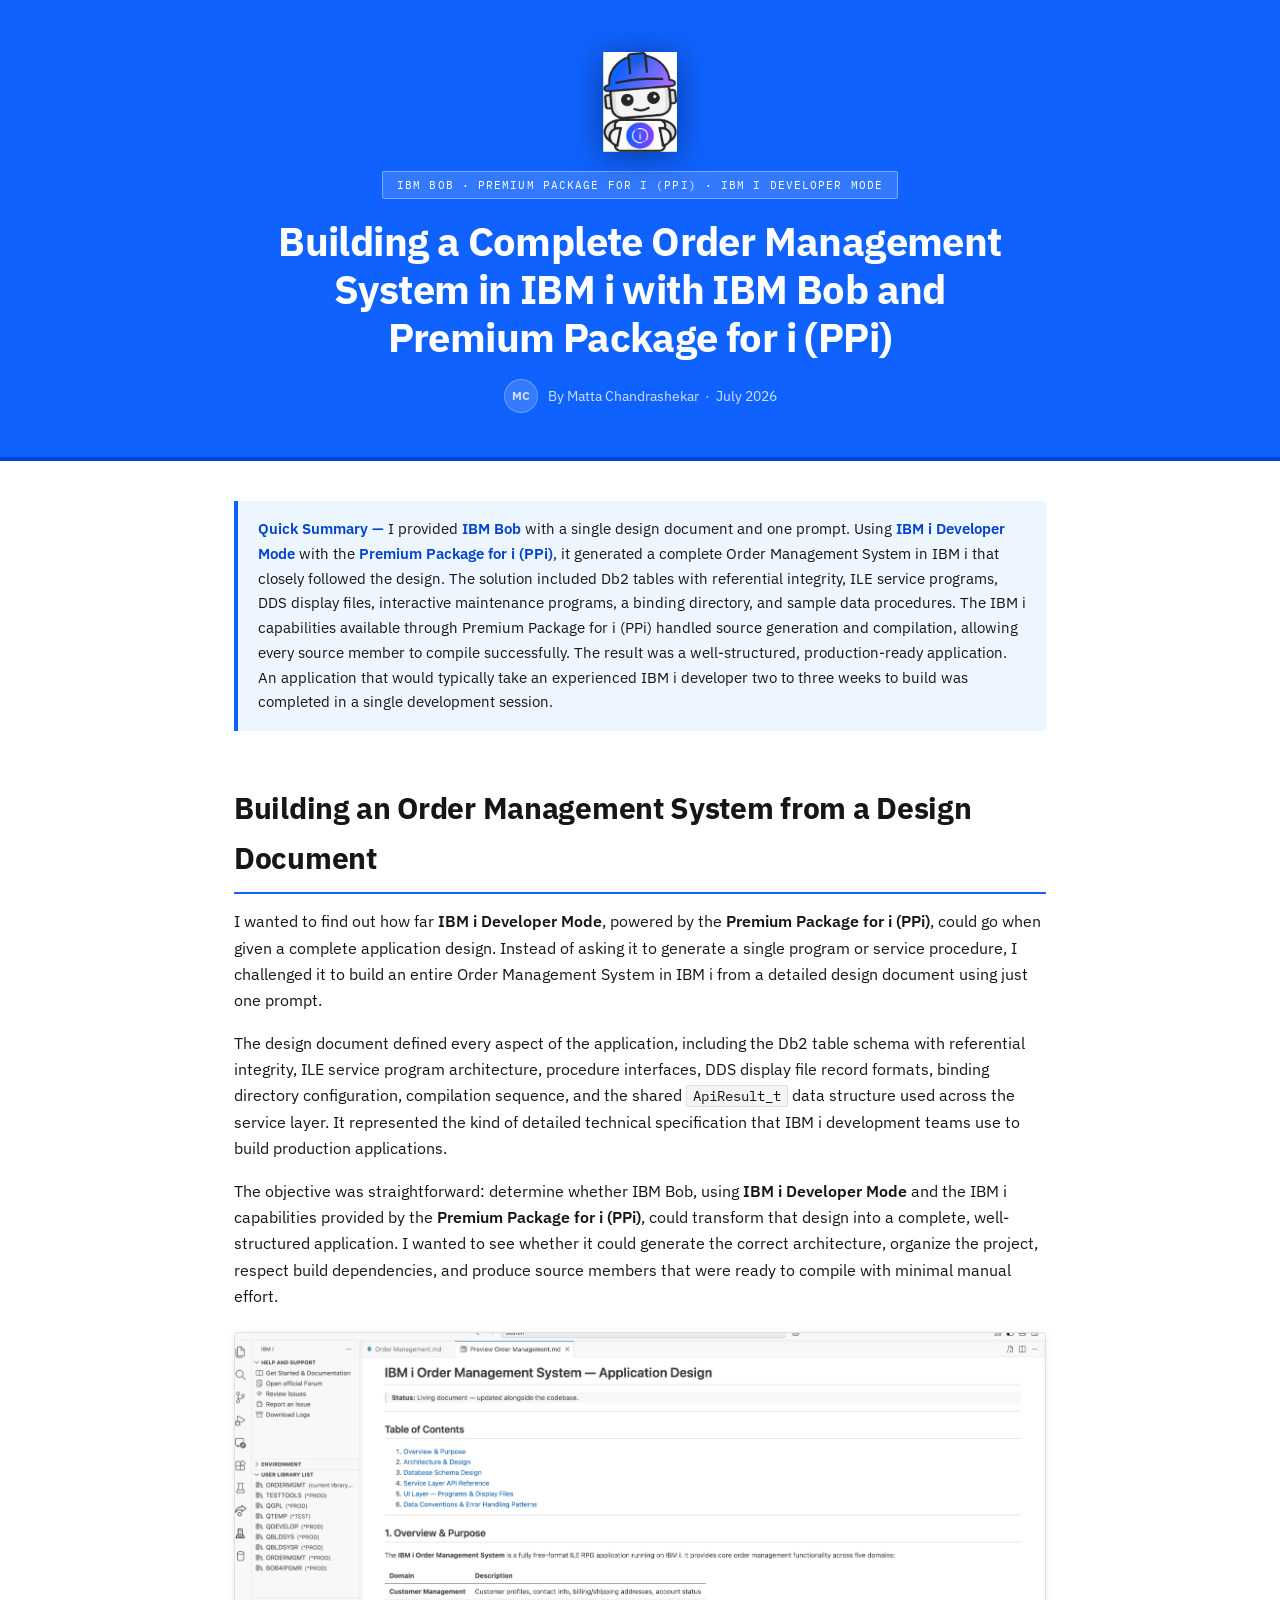
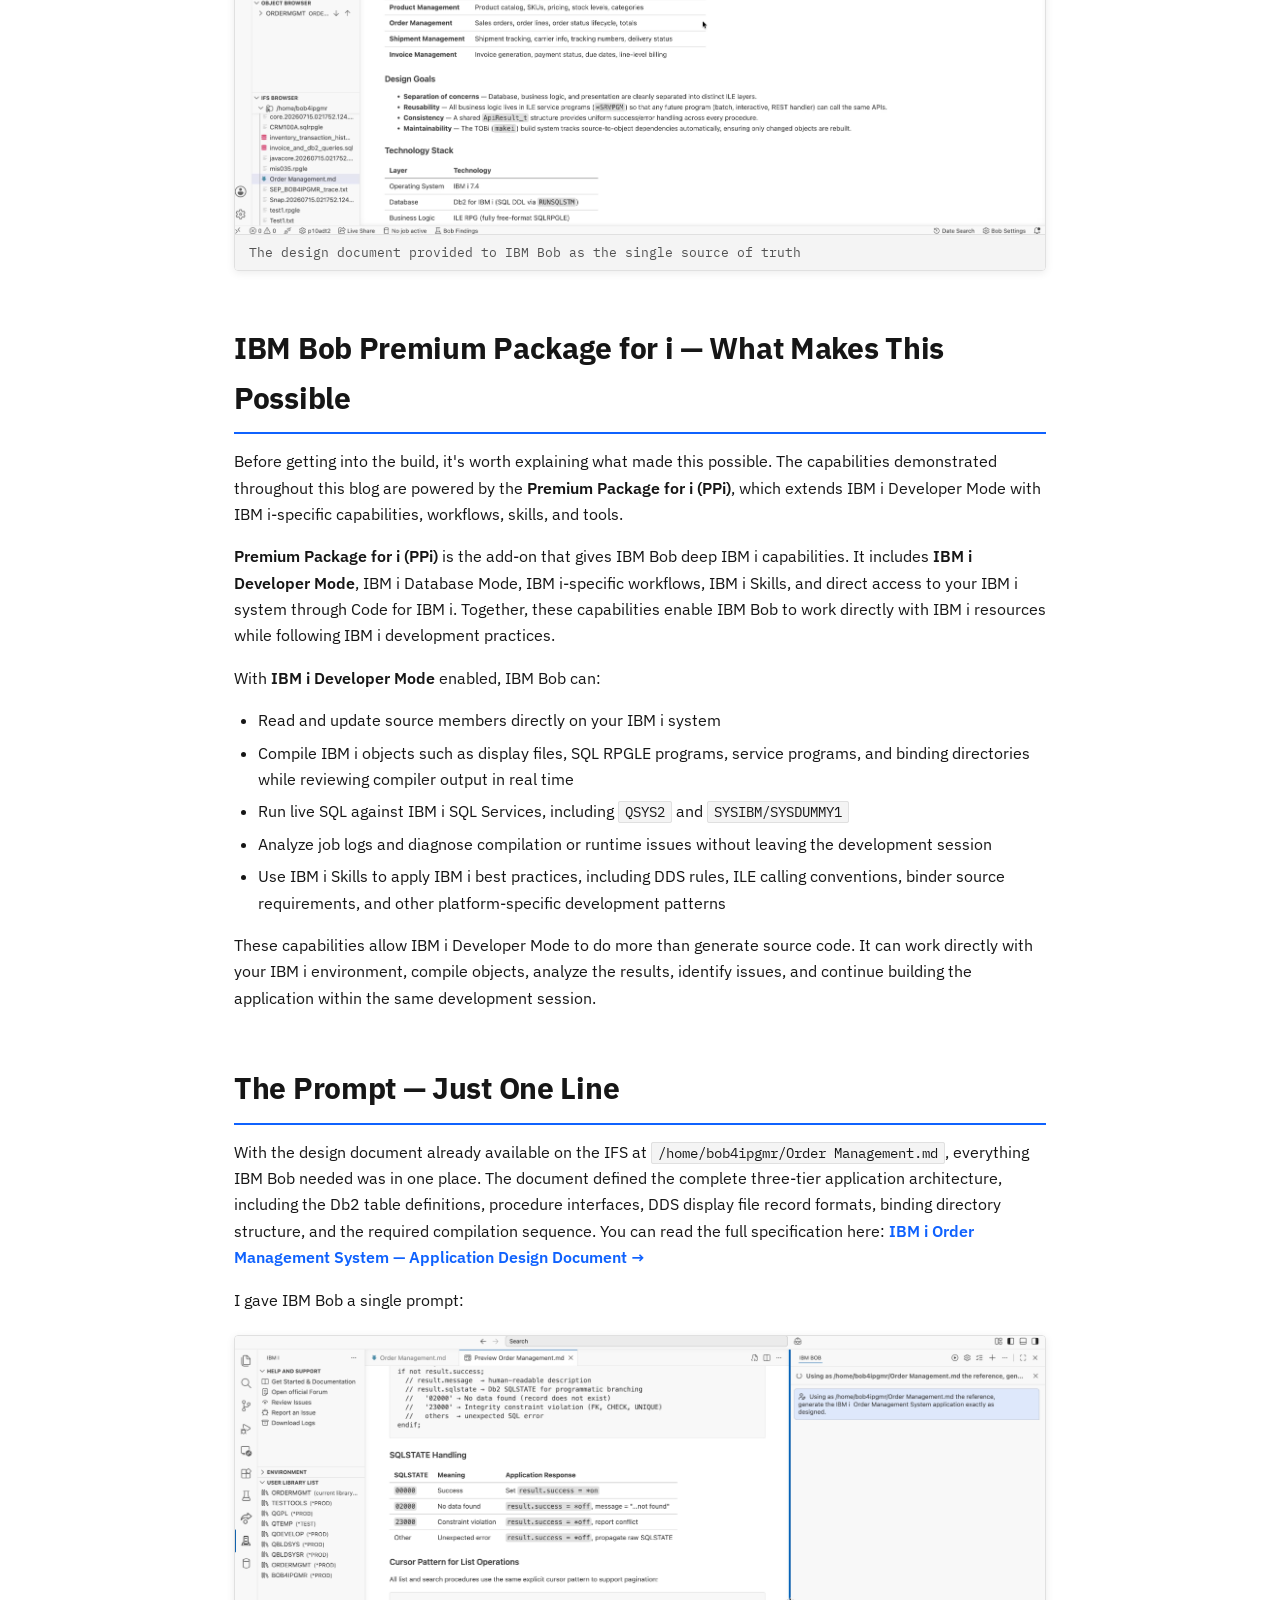
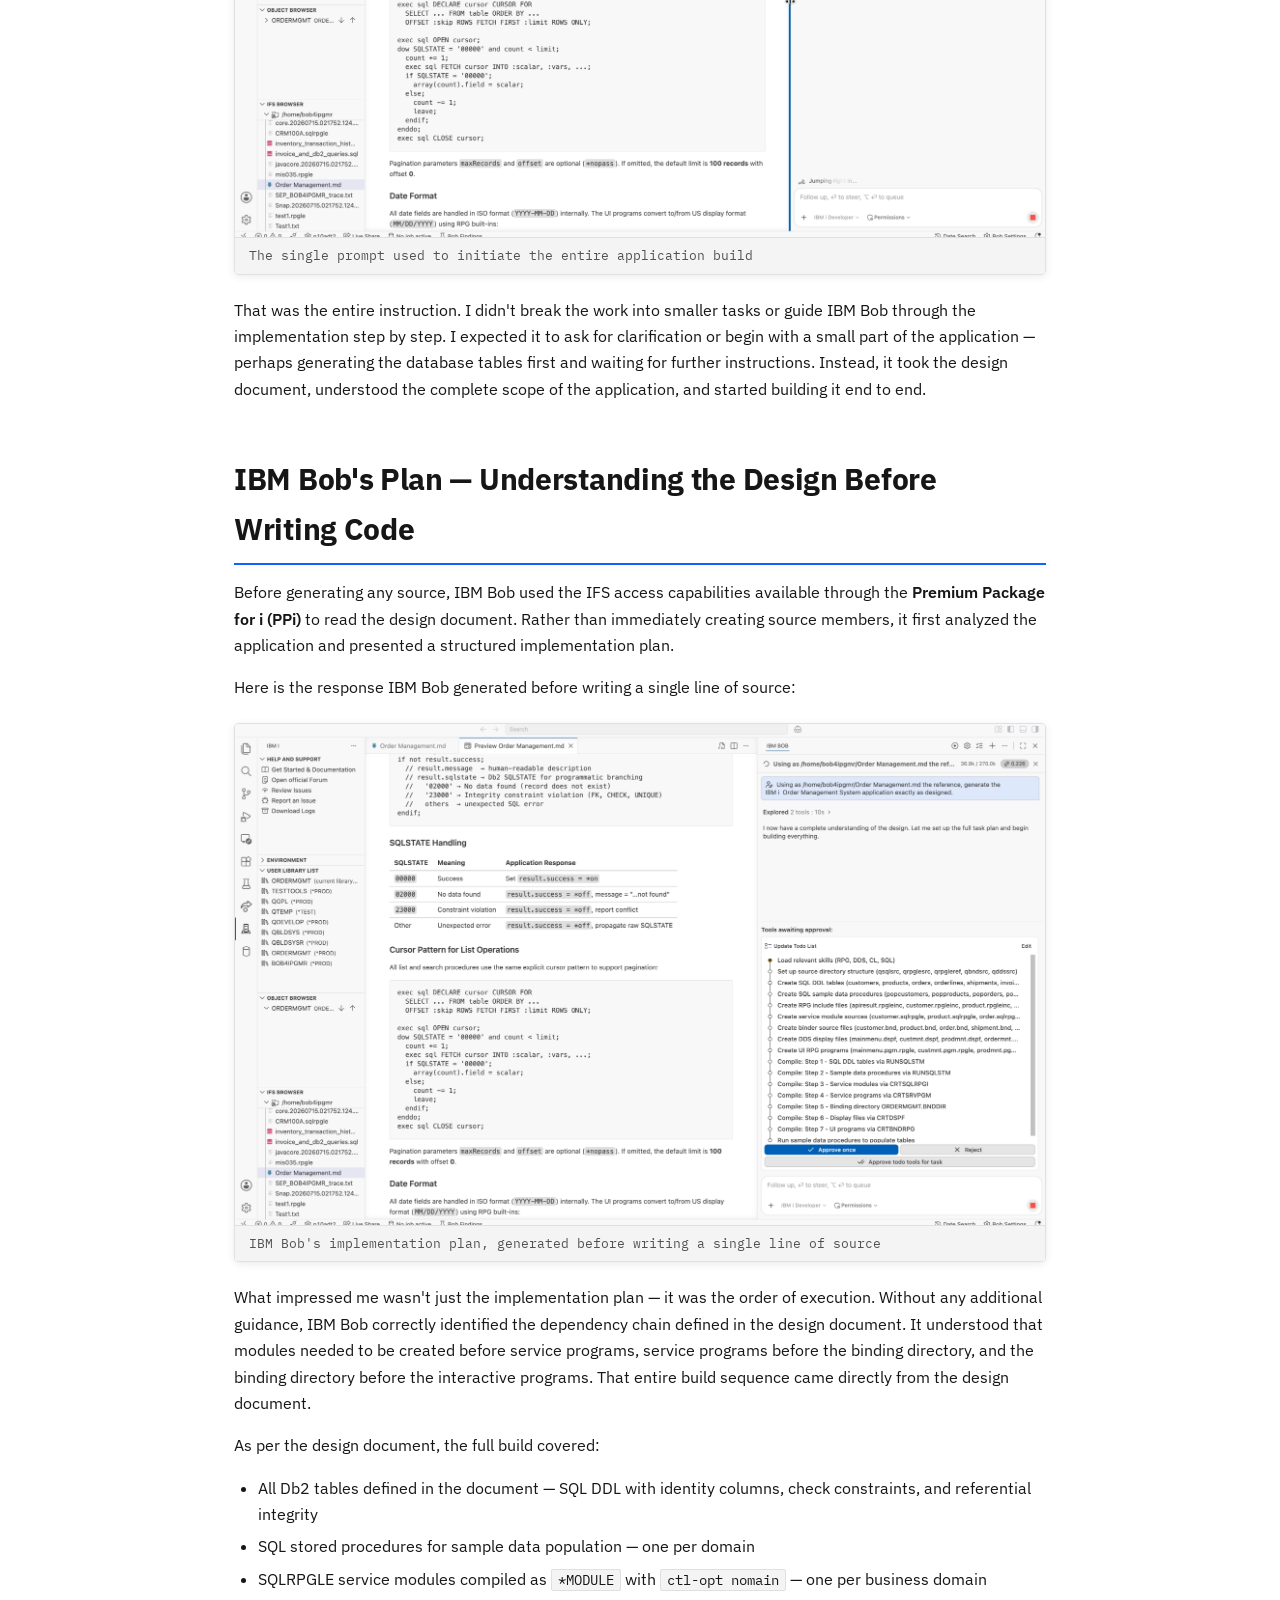
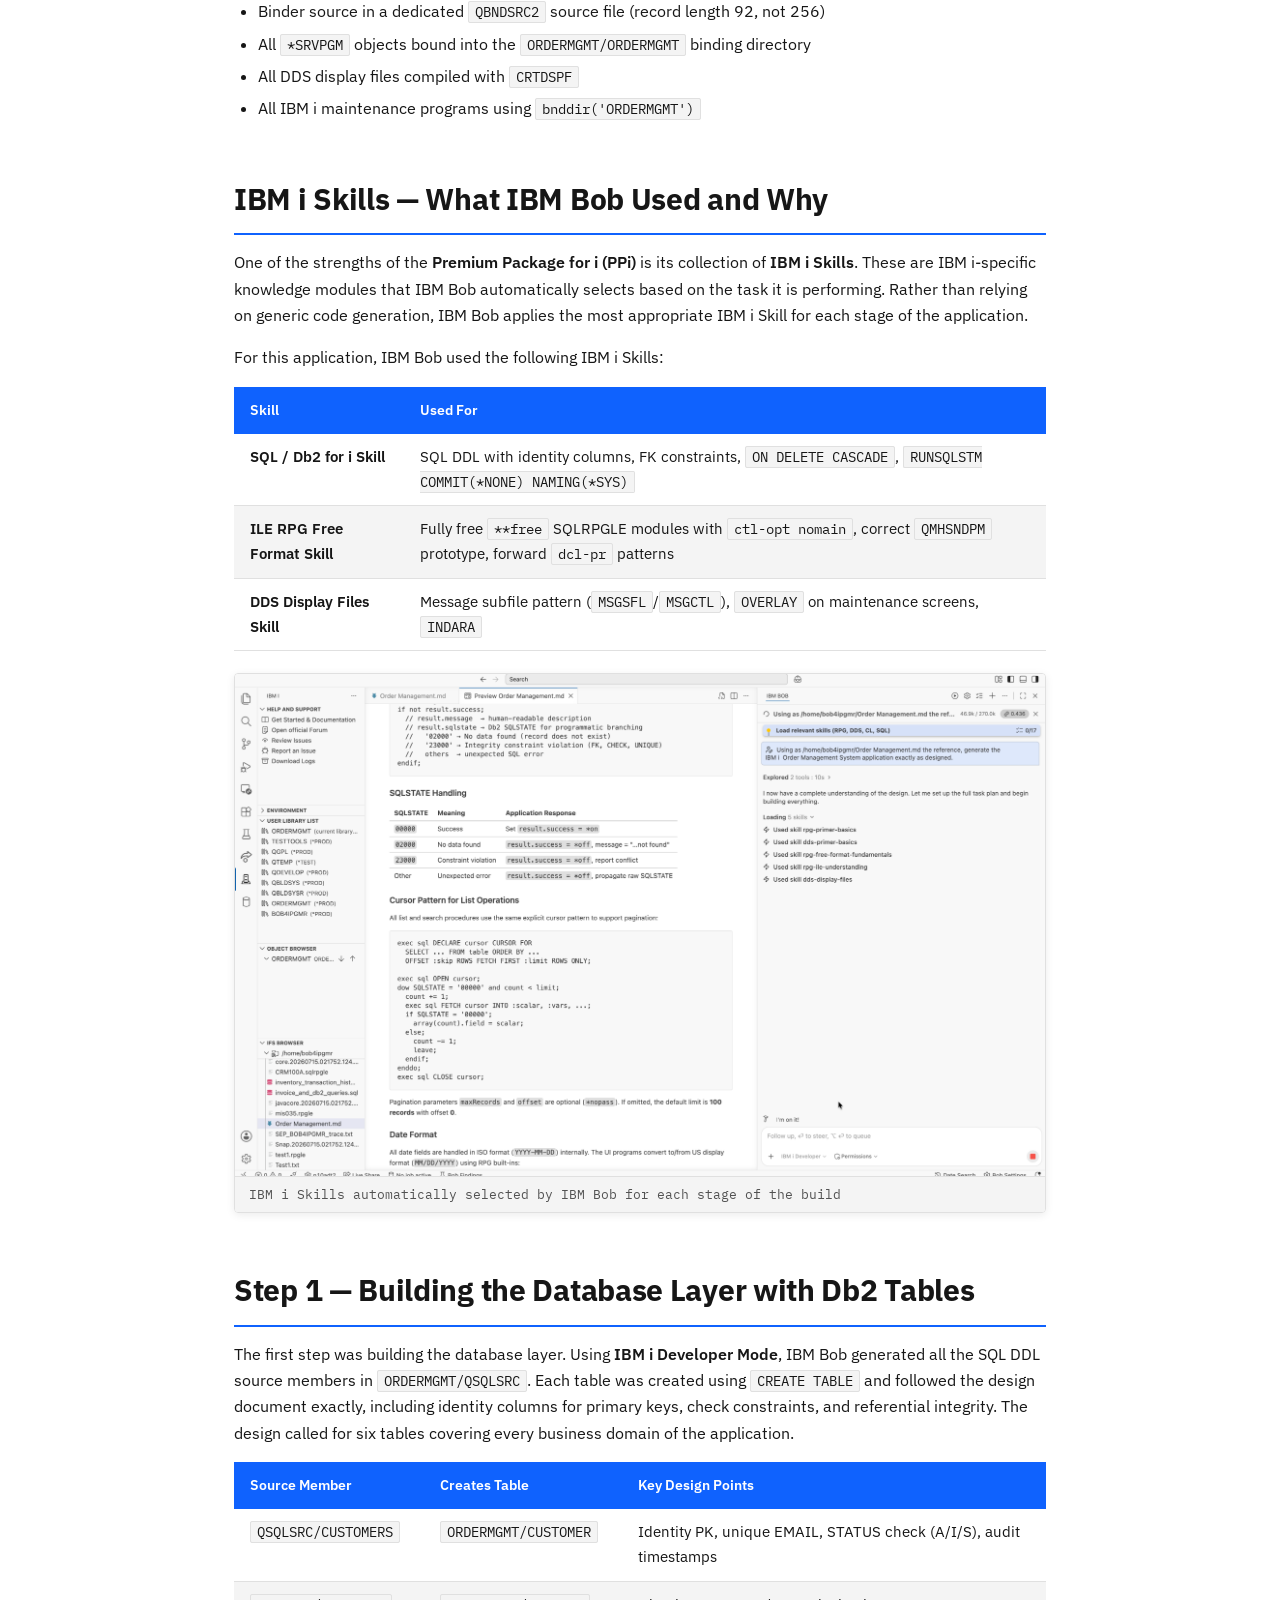
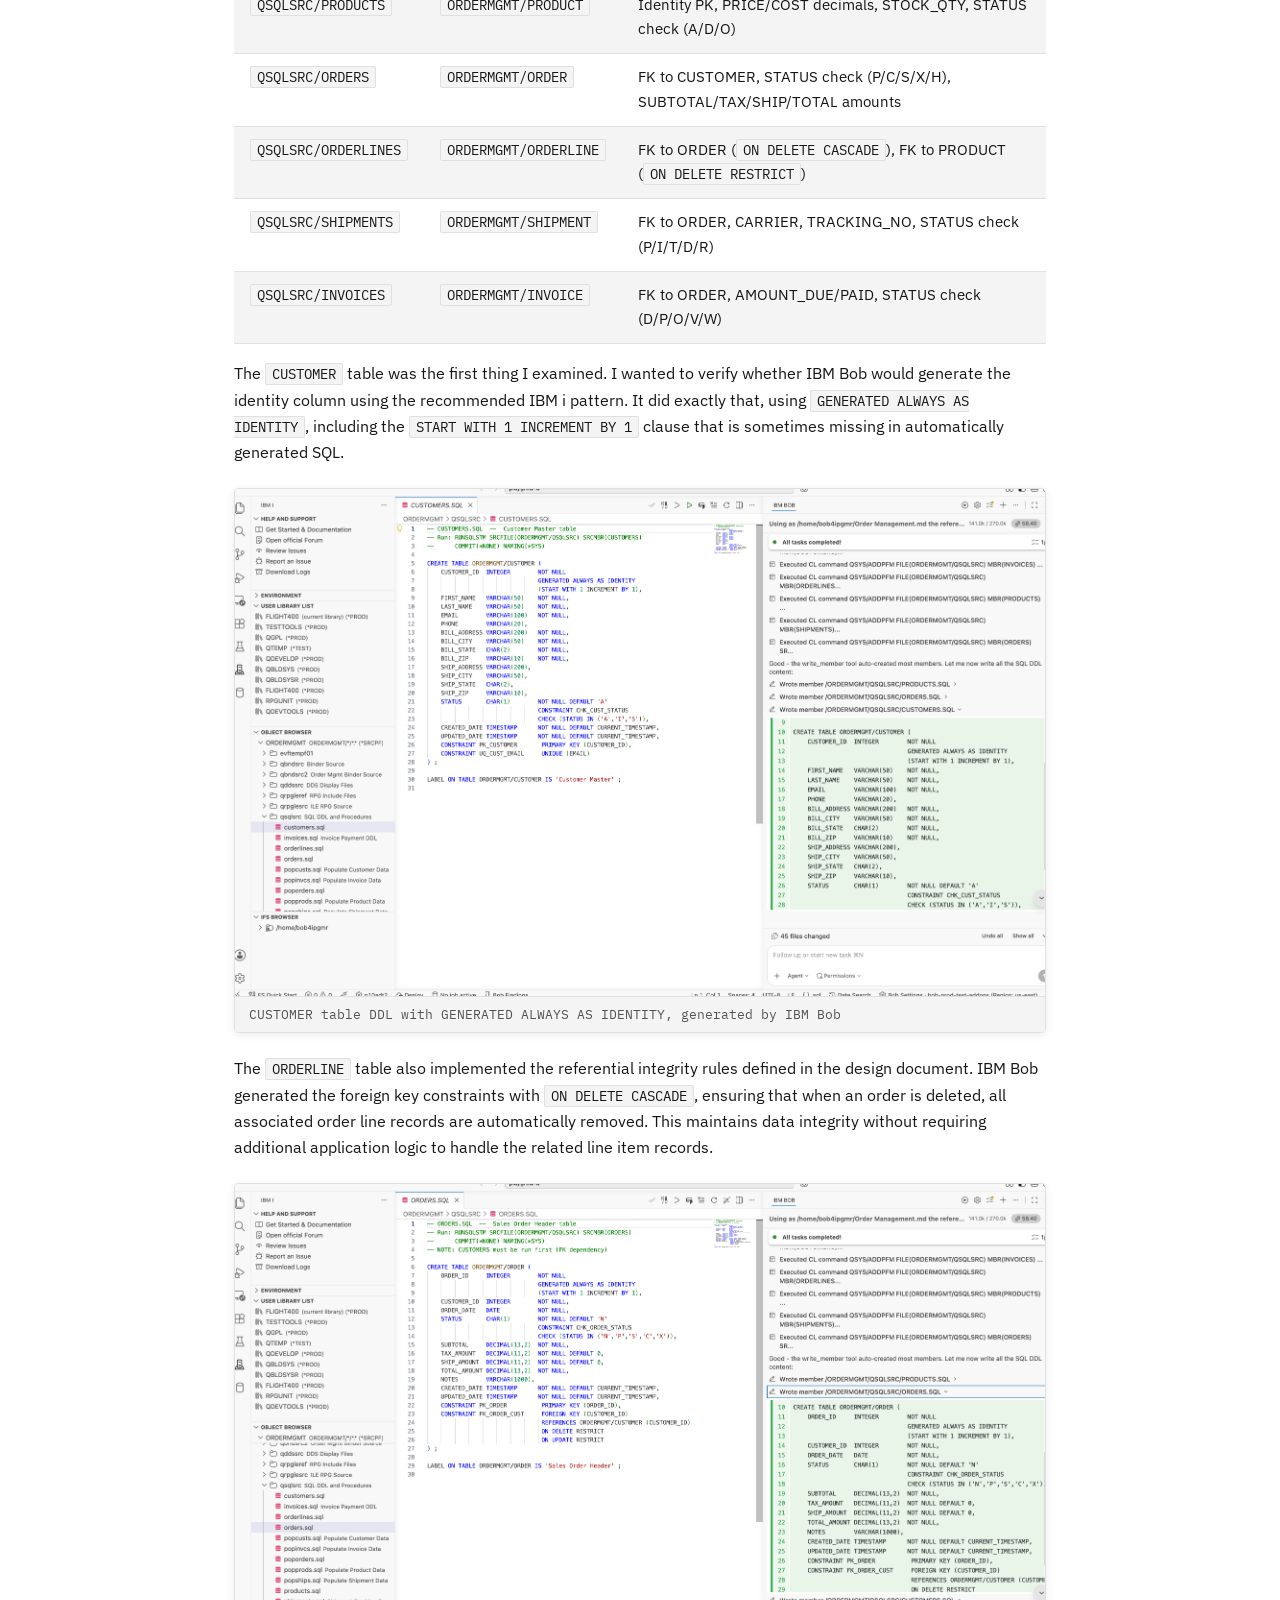
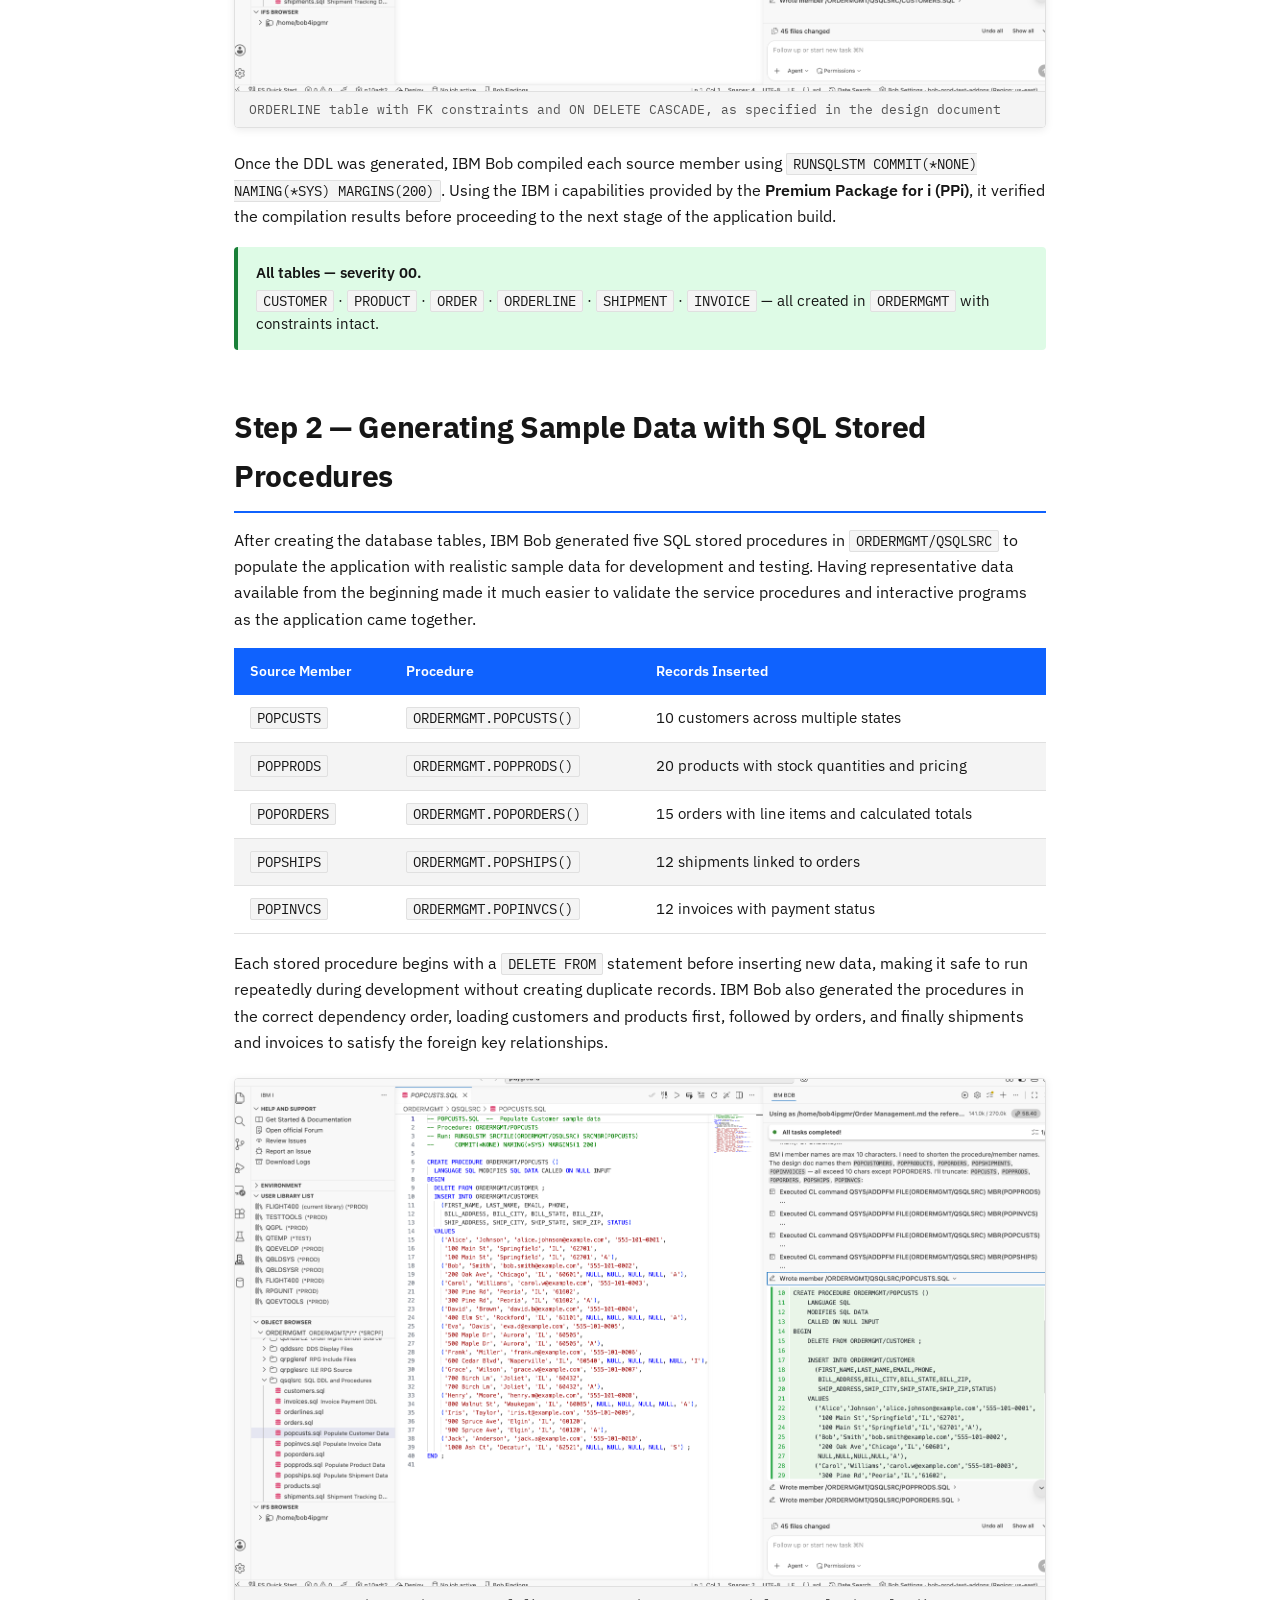
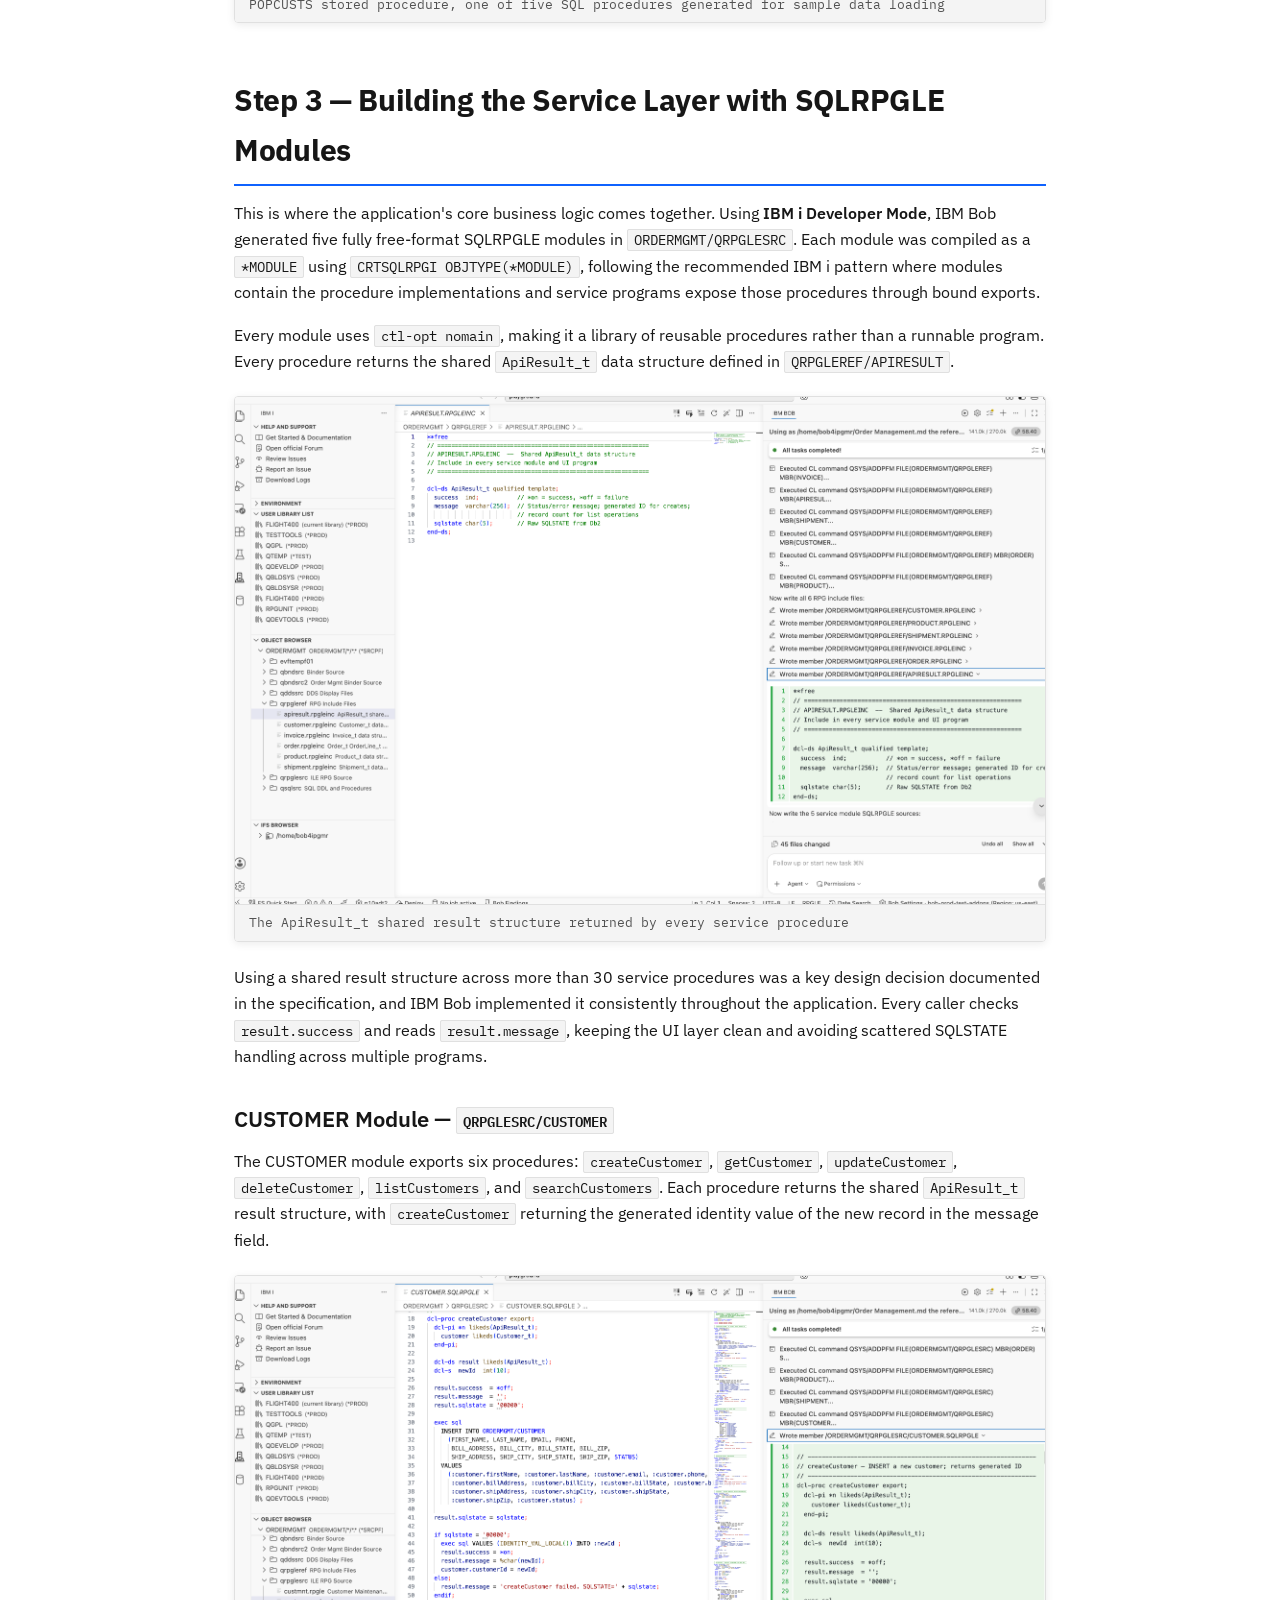
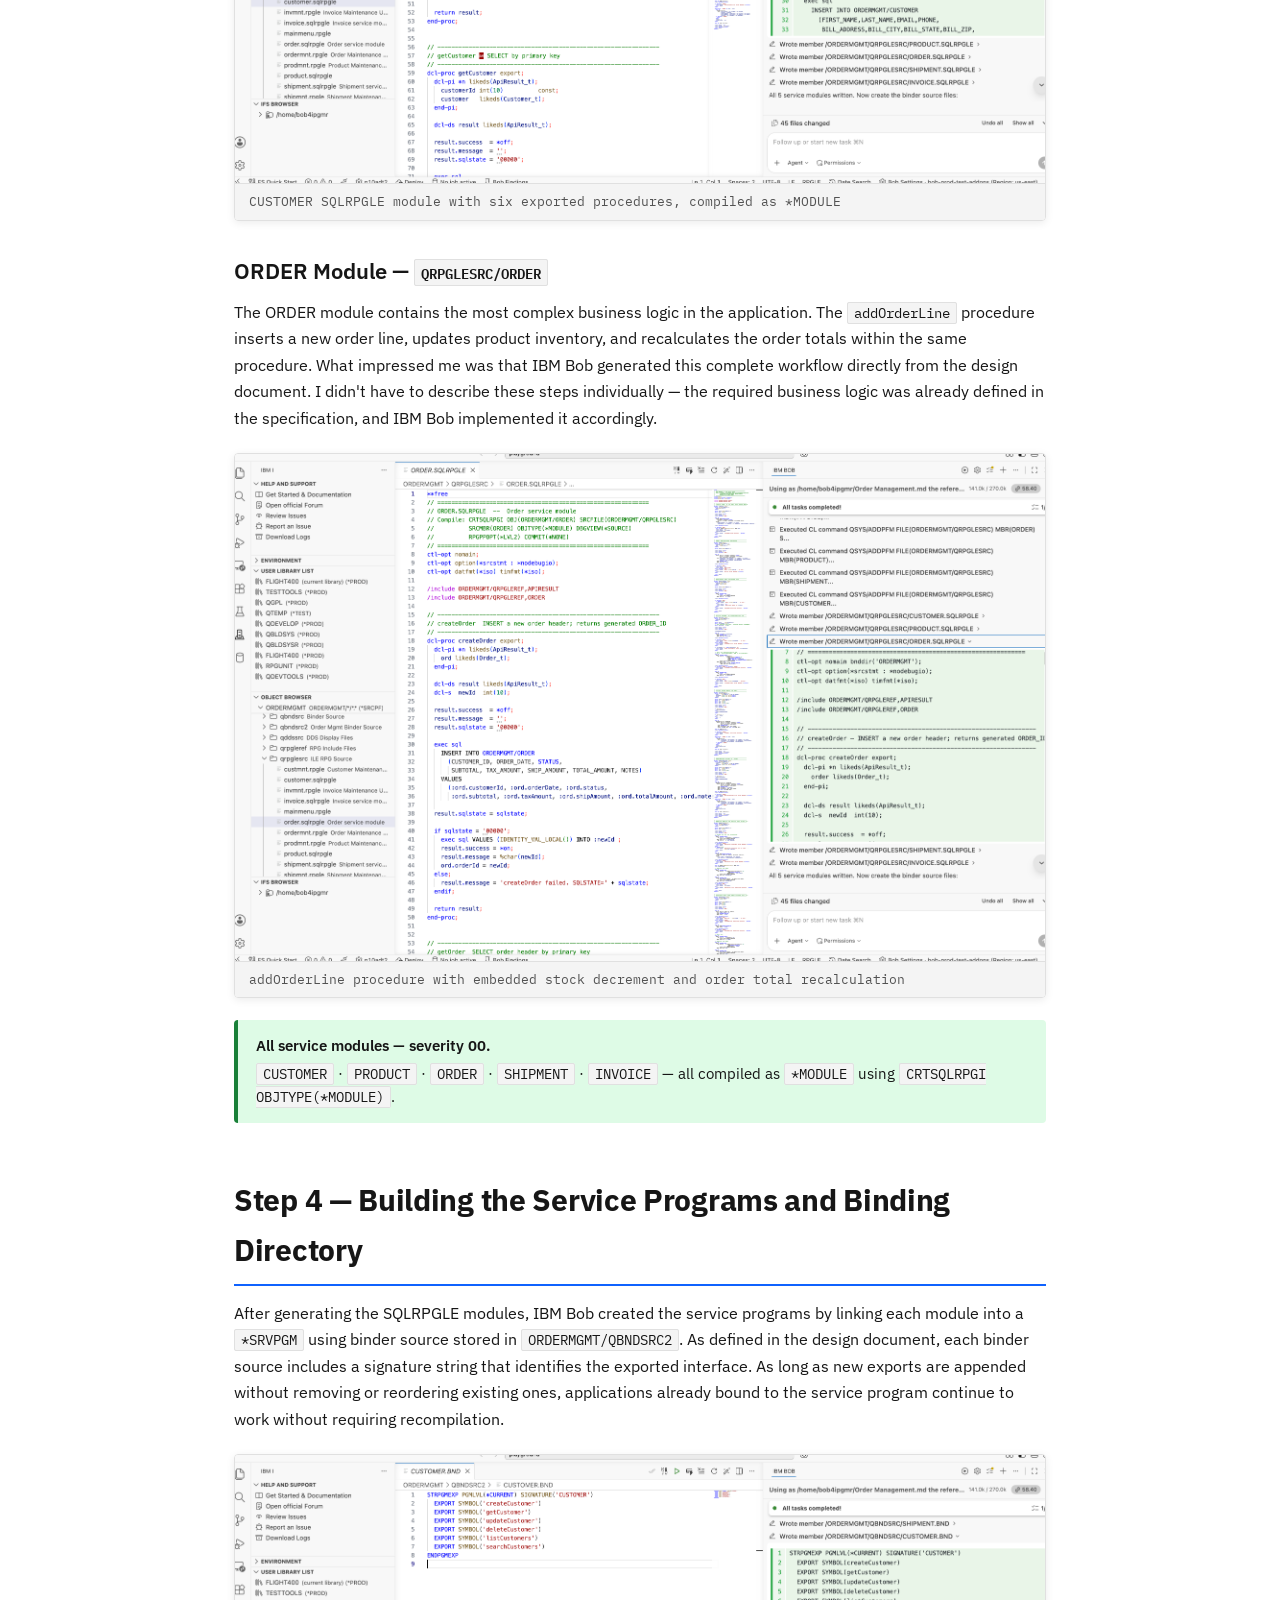
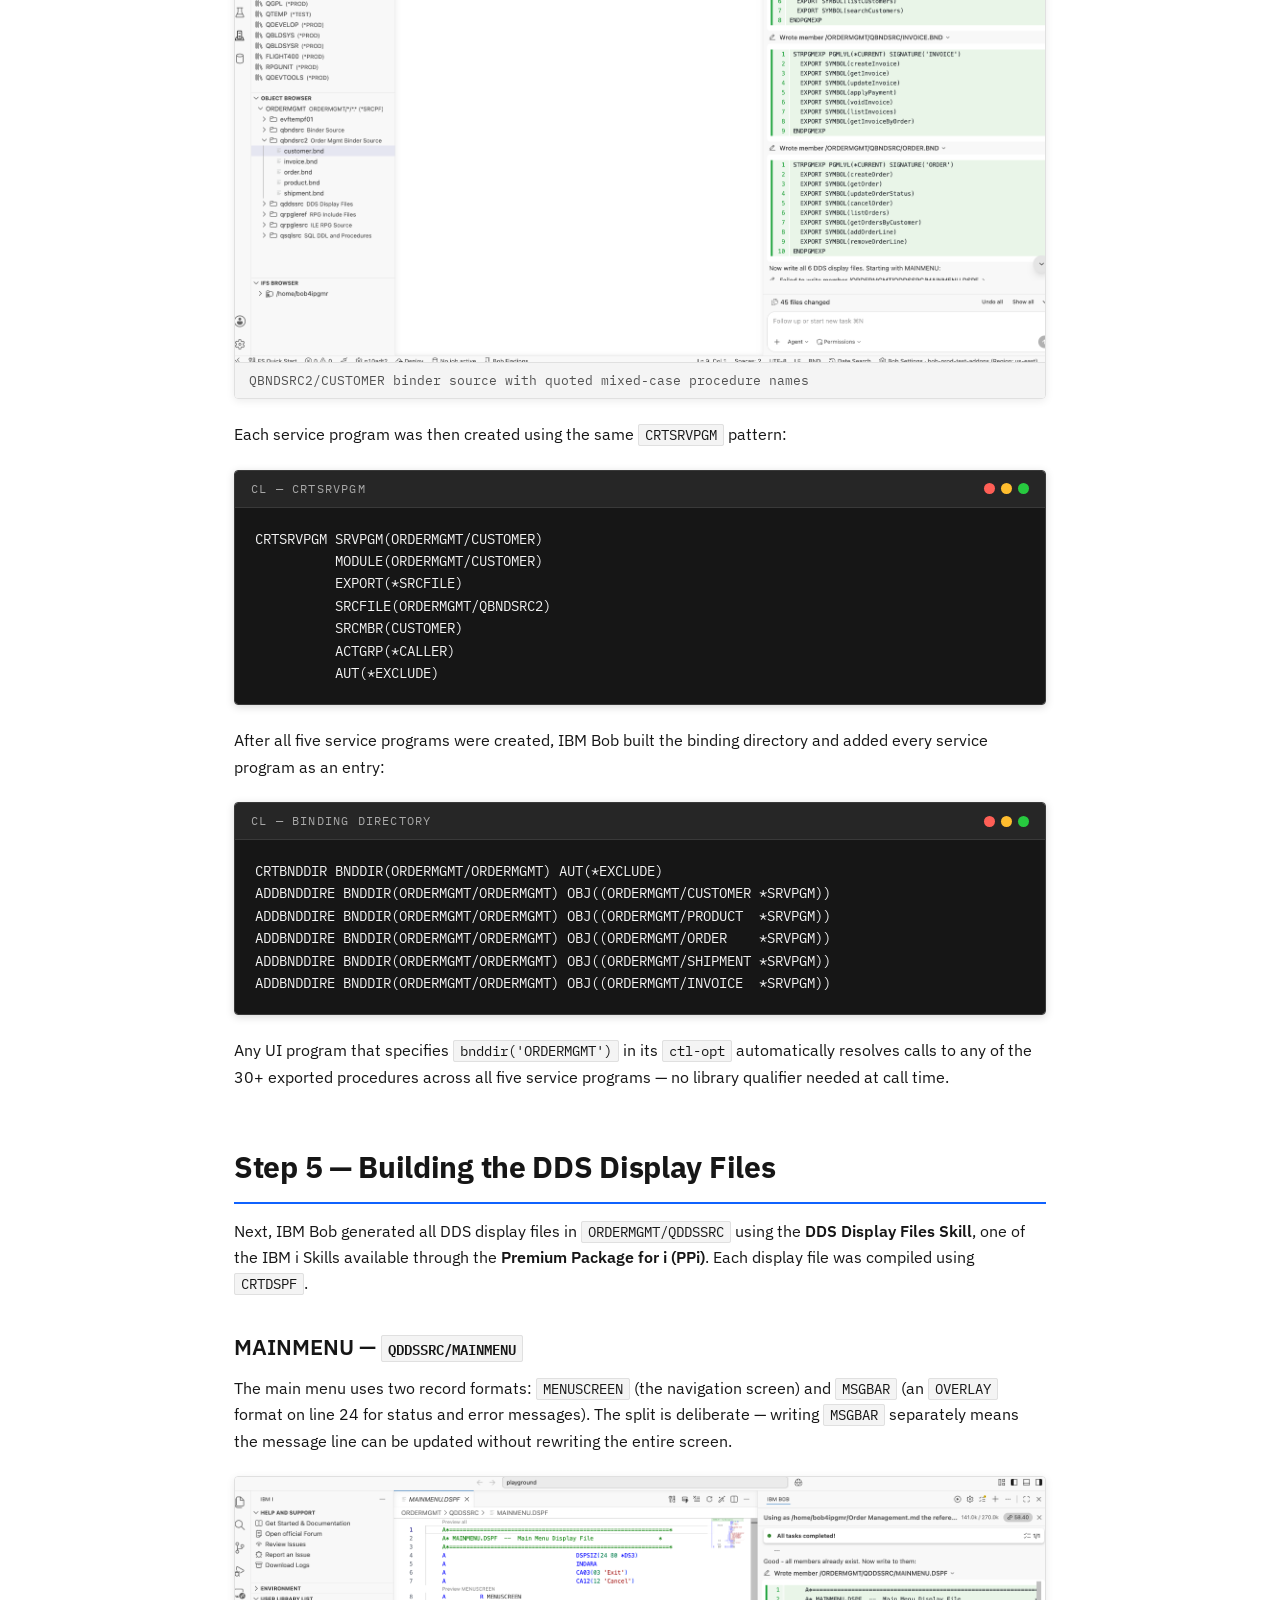
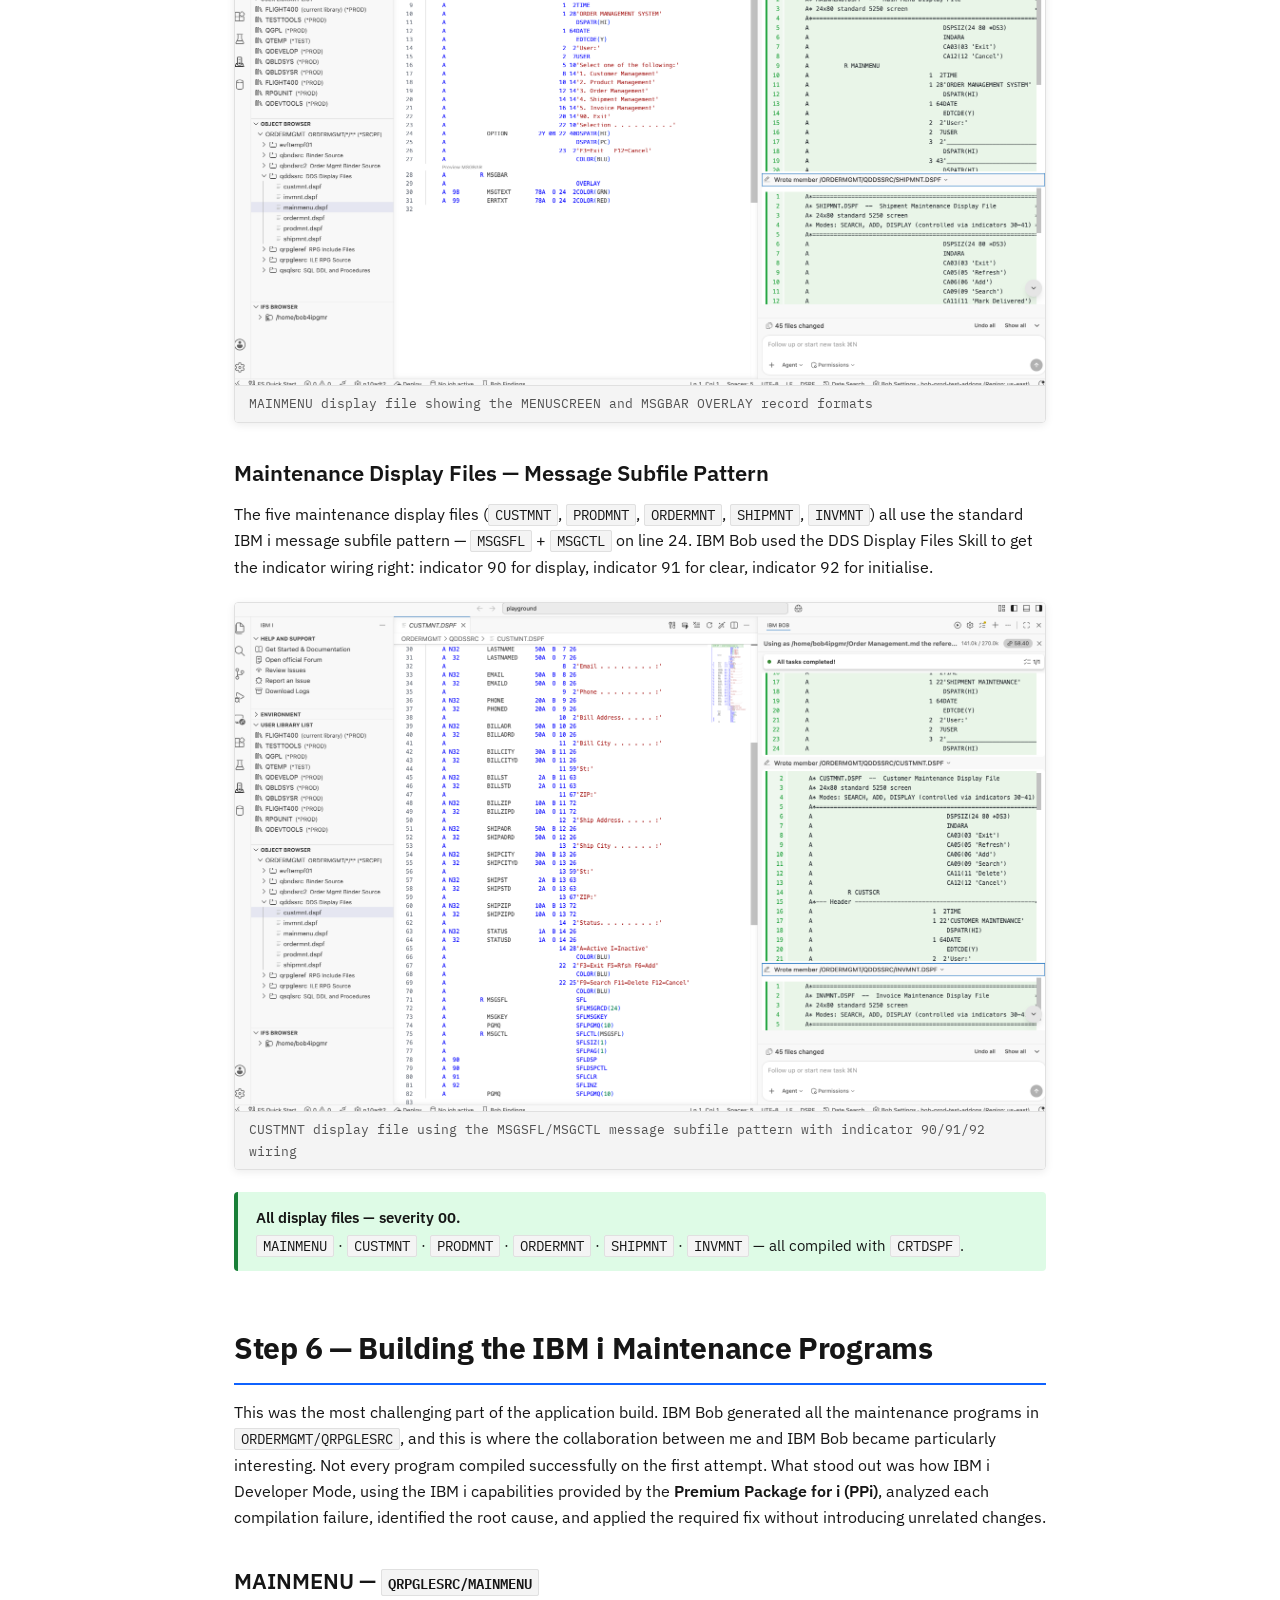
<file: docs/ibmi-order-management-bob/index.html>
<!DOCTYPE html>
<html lang="en">
<head>
  <meta charset="UTF-8" />
  <meta name="viewport" content="width=device-width, initial-scale=1.0" />
  <title>Building a Complete Order Management System in IBM i with IBM Bob and Premium Package for i (PPi)</title>
  <style>
    @import url('https://fonts.googleapis.com/css2?family=IBM+Plex+Mono:wght@400;600&family=IBM+Plex+Sans:ital,wght@0,400;0,600;0,700;1,400&display=swap');

    *, *::before, *::after { box-sizing: border-box; margin: 0; padding: 0; }

    :root {
      --ibm-blue-60:   #0f62fe;
      --ibm-blue-70:   #0043ce;
      --ibm-blue-10:   #edf5ff;
      --ibm-gray-100:  #161616;
      --ibm-gray-70:   #525252;
      --ibm-gray-20:   #e0e0e0;
      --ibm-gray-10:   #f4f4f4;
      --ibm-white:     #ffffff;
      --ibm-green-60:  #198038;
      --ibm-green-10:  #defbe6;
      --ibm-red-60:    #da1e28;
      --ibm-red-10:    #fff1f1;
      --ibm-yellow-30: #f1c21b;
      --ibm-yellow-10: #fdf6dd;

      --blue:      var(--ibm-blue-60);
      --blue-dark: var(--ibm-blue-70);
      --green:     var(--ibm-green-60);
      --red:       var(--ibm-red-60);
      --yellow:    var(--ibm-yellow-30);
      --gray-200:  var(--ibm-gray-20);
      --gray-700:  var(--ibm-gray-70);
      --gray-900:  var(--ibm-gray-100);
      --white:     var(--ibm-white);
      --term-bg:   #161616;

      --font-sans: 'IBM Plex Sans', 'Segoe UI', Arial, sans-serif;
      --font-mono: 'IBM Plex Mono', 'Courier New', monospace;
      --max-width: 860px;
      --radius:    4px;
    }

    html { scroll-behavior: smooth; }

    body {
      font-family: var(--font-sans);
      font-size: 16px;
      line-height: 1.65;
      color: var(--gray-900);
      background: var(--white);
    }

    /* ── Header ─────────────────────────────────────────────────────────── */
    .site-header {
      background: var(--ibm-blue-60);
      color: var(--white);
      padding: 52px 24px 44px;
      text-align: center;
      border-bottom: 4px solid var(--ibm-blue-70);
    }

    .bob-avatar-wrap { display: flex; justify-content: center; margin-bottom: 18px; }
    .bob-avatar-img {
      width: 100px; height: 100px;
      object-fit: contain;
      filter: drop-shadow(0 4px 16px rgba(0,0,0,.4));
    }

    .header-badge {
      display: inline-block;
      background: rgba(255,255,255,.15);
      border: 1px solid rgba(255,255,255,.35);
      border-radius: 2px;
      font-size: 11px; letter-spacing: .1em;
      text-transform: uppercase;
      padding: 4px 14px; margin-bottom: 18px;
      font-family: var(--font-mono);
    }

    .site-header h1 {
      font-size: clamp(1.625rem, 3.8vw, 2.5rem);
      font-weight: 700;
      line-height: 1.2;
      max-width: 740px;
      margin: 0 auto 16px;
      letter-spacing: -.015em;
    }

    .site-header .meta {
      display: flex; justify-content: center;
      gap: 20px; flex-wrap: wrap;
      font-size: .875rem; opacity: .75;
    }
    .site-header .meta span::before { content: '· '; }
    .site-header .meta span:first-child::before { content: ''; }

    /* ── Layout ──────────────────────────────────────────────────────────── */
    .tldr {
      background: var(--ibm-blue-10);
      border-left: 4px solid var(--blue);
      max-width: var(--max-width);
      margin: 40px auto 0;
      padding: 16px 20px;
      border-radius: 0 var(--radius) var(--radius) 0;
      font-size: .9375rem;
    }
    .tldr strong { color: var(--blue-dark); font-weight: 600; }

    .page-wrap {
      max-width: var(--max-width);
      margin: 0 auto;
      padding: 0 24px 80px;
    }

    /* ── Typography ──────────────────────────────────────────────────────── */
    h2 {
      font-size: 1.875rem;
      font-weight: 700;
      color: var(--gray-900);
      margin: 52px 0 14px;
      padding-bottom: 10px;
      border-bottom: 2px solid var(--ibm-blue-60);
      letter-spacing: -.01em;
    }

    h3 {
      font-size: 1.375rem;
      font-weight: 600;
      color: var(--gray-900);
      margin: 32px 0 10px;
    }

    h4 {
      font-size: 1.0625rem;
      font-weight: 600;
      color: var(--gray-900);
      margin: 22px 0 8px;
    }

    p { margin-bottom: 16px; font-size: 1rem; line-height: 1.65; }

    a { color: var(--blue); text-decoration: none; }
    a:hover { color: var(--blue-dark); text-decoration: underline; }
    strong { font-weight: 600; }

    ul, ol { padding-left: 24px; margin-bottom: 16px; }
    li { margin-bottom: 6px; line-height: 1.65; }

    /* ── Inline code ─────────────────────────────────────────────────────── */
    code {
      font-family: var(--font-mono);
      font-size: .875rem;
      background: var(--ibm-gray-10);
      color: var(--gray-900);
      padding: 1px 6px;
      border-radius: 2px;
      border: 1px solid var(--gray-200);
    }

    /* ── Code blocks ─────────────────────────────────────────────────────── */
    .code-block {
      margin: 22px 0;
      border-radius: var(--radius);
      overflow: hidden;
      border: 1px solid #393939;
      box-shadow: 0 2px 8px rgba(0,0,0,.15);
    }
    .code-block .code-header {
      display: flex; align-items: center;
      justify-content: space-between;
      background: #262626; padding: 8px 16px;
      border-bottom: 1px solid #393939;
    }
    .code-block .code-lang {
      font-family: var(--font-mono); font-size: .75rem;
      color: #a8a8a8; text-transform: uppercase; letter-spacing: .1em;
    }
    .code-block .code-dots { display: flex; gap: 6px; }
    .code-block .code-dots span { width: 11px; height: 11px; border-radius: 50%; }
    .code-block .code-dots span:nth-child(1) { background: #ff5f56; }
    .code-block .code-dots span:nth-child(2) { background: #ffbd2e; }
    .code-block .code-dots span:nth-child(3) { background: #27c93f; }
    .code-block pre {
      background: var(--term-bg); color: #f4f4f4;
      padding: 20px; overflow-x: auto;
      font-family: var(--font-mono); font-size: .875rem;
      line-height: 1.6; margin: 0;
    }

    /* ── Screenshot placeholder ──────────────────────────────────────────── */
    .screenshot-wrap {
      margin: 22px 0; border-radius: var(--radius);
      overflow: hidden;
      border: 1px solid var(--gray-200);
      box-shadow: 0 2px 8px rgba(0,0,0,.08);
    }
    .screenshot-wrap img { width: 100%; display: block; }
    .screenshot-wrap figcaption {
      background: var(--ibm-gray-10);
      border-top: 1px solid var(--gray-200);
      padding: 7px 14px;
      font-size: .8125rem; color: var(--gray-700);
      font-family: var(--font-mono);
    }
    .screenshot-placeholder {
      background: #1a1a1a;
      border: 2px dashed #393939;
      border-radius: var(--radius);
      margin: 22px 0;
      padding: 28px 20px;
      text-align: center;
      font-family: var(--font-mono);
      font-size: .8125rem;
      color: #6e6e6e;
    }
    .screenshot-placeholder span { display: block; color: #a8a8a8; margin-bottom: 4px; }

    /* ── Diff / before-after ─────────────────────────────────────────────── */
    .diff-wrap {
      display: grid; grid-template-columns: 1fr 1fr;
      gap: 16px; margin: 22px 0;
    }
    @media (max-width: 640px) { .diff-wrap { grid-template-columns: 1fr; } }
    .diff-pane { border-radius: var(--radius); overflow: hidden; }
    .diff-pane .diff-label {
      display: flex; align-items: center; gap: 8px;
      padding: 6px 14px; font-size: .75rem; font-weight: 600;
      font-family: var(--font-mono); text-transform: uppercase; letter-spacing: .08em;
    }
    .diff-pane.before .diff-label { background: #2d1a1a; color: #ff8389; }
    .diff-pane.after  .diff-label { background: #0e2316; color: #42be65; }
    .diff-pane pre {
      background: var(--term-bg); color: #f4f4f4;
      padding: 16px; font-family: var(--font-mono);
      font-size: .875rem; line-height: 1.6; margin: 0; overflow-x: auto;
    }
    .diff-pane.before pre .diff-line { color: #ff8389; }
    .diff-pane.after  pre .diff-line { color: #42be65; }

    /* ── Tables ──────────────────────────────────────────────────────────── */
    .table-wrap { overflow-x: auto; margin: 16px 0; }
    table { width: 100%; border-collapse: collapse; font-size: .9375rem; }
    thead tr { background: var(--ibm-blue-60); color: var(--white); }
    thead th { padding: 12px 16px; text-align: left; font-weight: 600; font-size: .875rem; }
    tbody tr { border-bottom: 1px solid var(--gray-200); }
    tbody tr:nth-child(even) { background: var(--ibm-gray-10); }
    tbody tr:hover { background: var(--ibm-blue-10); }
    tbody td { padding: 11px 16px; font-size: .9375rem; vertical-align: top; }

    /* ── Callouts ────────────────────────────────────────────────────────── */
    .callout {
      border-radius: var(--radius); padding: 14px 18px;
      margin: 18px 0; font-size: .9375rem; line-height: 1.55;
    }
    .callout.info    { background: var(--ibm-blue-10);   border-left: 4px solid var(--blue); }
    .callout.warn    { background: var(--ibm-yellow-10); border-left: 4px solid var(--yellow); }
    .callout.success { background: var(--ibm-green-10);  border-left: 4px solid var(--green); }
    .callout.error   { background: var(--ibm-red-10);    border-left: 4px solid var(--red); }
    .callout .callout-label  { display: block; margin-bottom: 4px; font-weight: 600; color: var(--gray-900); }
    .callout strong  { font-weight: 600; color: var(--gray-900); }

    /* ── Blockquote ──────────────────────────────────────────────────────── */
    blockquote {
      border-left: 4px solid var(--blue);
      margin: 18px 0; padding: 12px 20px;
      background: var(--ibm-gray-10);
      border-radius: 0 var(--radius) var(--radius) 0;
      font-style: italic; color: var(--gray-700); font-size: .9375rem;
    }
    blockquote p { margin: 0; }

    /* ── Footer ──────────────────────────────────────────────────────────── */
    .site-footer {
      background: #161616; color: #a8a8a8;
      text-align: center; padding: 32px 24px;
      font-size: .875rem; font-family: var(--font-mono);
      border-top: 4px solid var(--blue);
    }
    .site-footer .artifacts { margin-bottom: 12px; }
    .site-footer .artifacts span {
      display: inline-block; margin: 4px 10px; color: #c6c6c6;
    }
    .site-footer .tags { margin-top: 12px; }
    .site-footer .tags span {
      display: inline-block; background: #262626;
      border: 1px solid #393939; border-radius: 2px;
      padding: 3px 10px; margin: 3px; font-size: .75rem; color: #a8a8a8;
    }
    .site-footer .design-doc-ref {
      margin-top: 20px; padding: 14px 20px;
      border: 1px solid #393939; border-radius: 4px;
      background: #1e1e1e; display: inline-block;
      max-width: 680px; text-align: left;
      font-family: var(--font-sans); font-size: .875rem; line-height: 1.6;
    }
    .site-footer .design-doc-ref .doc-label {
      display: block; font-size: .7rem; letter-spacing: .1em;
      text-transform: uppercase; color: #525252;
      font-family: var(--font-mono); margin-bottom: 6px;
    }
    .site-footer .design-doc-ref p {
      margin: 0 0 8px; color: #c6c6c6; font-size: .875rem;
    }
    .site-footer .design-doc-ref a {
      color: var(--ibm-blue-60); text-decoration: none;
      font-family: var(--font-mono); font-size: .8125rem;
      border-bottom: 1px solid #393939; padding-bottom: 1px;
    }
    .site-footer .design-doc-ref a:hover { color: #78a9ff; border-color: #78a9ff; }
    .site-footer .design-doc-ref .ifs-line {
      margin: 8px 0 0; font-size: .8125rem; color: #6e6e6e;
    }
    .site-footer .design-doc-ref .ifs-line a {
      font-size: .8125rem;
    }
    .author-byline {
      display: flex; align-items: center; gap: 10px;
      justify-content: center; margin-top: 18px;
      font-size: .875rem; opacity: .8;
    }
    .author-byline .author-avatar {
      width: 34px; height: 34px; border-radius: 50%;
      background: rgba(255,255,255,.2);
      border: 1px solid rgba(255,255,255,.35);
      display: flex; align-items: center; justify-content: center;
      font-size: .75rem; font-weight: 700; color: #fff;
      flex-shrink: 0;
    }
    .made-with {
      margin-top: 22px; padding-top: 14px;
      border-top: 1px solid #393939;
      font-size: .75rem; color: #525252;
    }

    /* ── Video embed ─────────────────────────────────────────────────────── */
    .video-wrap {
      margin: 22px 0;
      border-radius: var(--radius);
      overflow: hidden;
      border: 1px solid var(--gray-200);
      box-shadow: 0 2px 8px rgba(0,0,0,.08);
      position: relative;
      padding-bottom: 56.25%; /* 16:9 */
      height: 0;
    }
    .video-wrap iframe {
      position: absolute;
      top: 0; left: 0;
      width: 100%; height: 100%;
      border: 0;
    }

    @media (max-width: 600px) {
      .site-header { padding: 36px 16px 28px; }
      h2 { font-size: 1.5rem; }
      h3 { font-size: 1.25rem; }
      .page-wrap { padding: 0 16px 60px; }
    }
  </style>
</head>
<body>

  <!-- ═══════════════════════════════════════════════════════════════════════ -->
<!-- HEADER                                                                  -->
<!-- ═══════════════════════════════════════════════════════════════════════ -->
<header class="site-header">
  <div class="bob-avatar-wrap">
    <img src="../images/Bob.png" alt="IBM Bob" class="bob-avatar-img" />
  </div>
  <div class="header-badge">IBM Bob · Premium Package for i (PPi) · IBM i Developer Mode</div>
  <h1>Building a Complete Order Management System in IBM i with IBM Bob and Premium Package for i (PPi)</h1>
  <div class="author-byline">
    <div class="author-avatar">MC</div>
    <span>By Matta Chandrashekar &nbsp;·&nbsp; July 2026</span>
  </div>
</header>

<!-- ═══════════════════════════════════════════════════════════════════════ -->
<!-- PAGE BODY                                                               -->
<!-- ═══════════════════════════════════════════════════════════════════════ -->
<div class="page-wrap">

  <div class="tldr">
    <strong>Quick Summary —</strong> I provided <strong>IBM Bob</strong> with a single design document and one prompt. Using <strong>IBM i Developer Mode</strong> with the <strong>Premium Package for i (PPi)</strong>, it generated a complete Order Management System in IBM i that closely followed the design. The solution included Db2 tables with referential integrity, ILE service programs, DDS display files, interactive maintenance programs, a binding directory, and sample data procedures. The IBM i capabilities available through Premium Package for i (PPi) handled source generation and compilation, allowing every source member to compile successfully. The result was a well-structured, production-ready application. An application that would typically take an experienced IBM i developer two to three weeks to build was completed in a single development session.
  </div>

  <!-- ─────────────────────────────────────────────────────────────────── -->
  <h2 id="usecase">Building an Order Management System from a Design Document</h2>

  <p>
    I wanted to find out how far <strong>IBM i Developer Mode</strong>, powered by the <strong>Premium Package for i (PPi)</strong>, could go when given a complete application design. Instead of asking it to generate a single program or service procedure, I challenged it to build an entire Order Management System in IBM i from a detailed design document using just one prompt.
  </p>

  <p>
    The design document defined every aspect of the application, including the Db2 table schema with referential integrity, ILE service program architecture, procedure interfaces, DDS display file record formats, binding directory configuration, compilation sequence, and the shared <code>ApiResult_t</code> data structure used across the service layer. It represented the kind of detailed technical specification that IBM i development teams use to build production applications.
  </p>

  <p>
    The objective was straightforward: determine whether IBM Bob, using <strong>IBM i Developer Mode</strong> and the IBM i capabilities provided by the <strong>Premium Package for i (PPi)</strong>, could transform that design into a complete, well-structured application. I wanted to see whether it could generate the correct architecture, organize the project, respect build dependencies, and produce source members that were ready to compile with minimal manual effort.
  </p>

  <div class="screenshot-wrap">
    <img src="images/Design doc.png" alt="Design document used as the single source of truth for the application build" />
    <figcaption>The design document provided to IBM Bob as the single source of truth</figcaption>
  </div>

  <!-- ─────────────────────────────────────────────────────────────────── -->
  <h2 id="ppi">IBM Bob Premium Package for i — What Makes This Possible</h2>

  <p>
    Before getting into the build, it's worth explaining what made this possible. The capabilities demonstrated throughout this blog are powered by the <strong>Premium Package for i (PPi)</strong>, which extends IBM i Developer Mode with IBM i-specific capabilities, workflows, skills, and tools.
  </p>

  <p>
    <strong>Premium Package for i (PPi)</strong> is the add-on that gives IBM Bob deep IBM i capabilities. It includes <strong>IBM i Developer Mode</strong>, IBM i Database Mode, IBM i-specific workflows, IBM i Skills, and direct access to your IBM i system through Code for IBM i. Together, these capabilities enable IBM Bob to work directly with IBM i resources while following IBM i development practices.
  </p>

  <p>With <strong>IBM i Developer Mode</strong> enabled, IBM Bob can:</p>

  <ul>
    <li>Read and update source members directly on your IBM i system</li>
    <li>Compile IBM i objects such as display files, SQL RPGLE programs, service programs, and binding directories while reviewing compiler output in real time</li>
    <li>Run live SQL against IBM i SQL Services, including <code>QSYS2</code> and <code>SYSIBM/SYSDUMMY1</code></li>
    <li>Analyze job logs and diagnose compilation or runtime issues without leaving the development session</li>
    <li>Use IBM i Skills to apply IBM i best practices, including DDS rules, ILE calling conventions, binder source requirements, and other platform-specific development patterns</li>
  </ul>

  <p>
    These capabilities allow IBM i Developer Mode to do more than generate source code. It can work directly with your IBM i environment, compile objects, analyze the results, identify issues, and continue building the application within the same development session.
  </p>

  <!-- ─────────────────────────────────────────────────────────────────── -->
  <h2 id="prompt">The Prompt — Just One Line</h2>

  <p>
    With the design document already available on the IFS at <a href="design-doc/Order Management.md" target="_blank" rel="noopener"><code>/home/bob4ipgmr/Order Management.md</code></a>, everything IBM Bob needed was in one place. The document defined the complete three-tier application architecture, including the Db2 table definitions, procedure interfaces, DDS display file record formats, binding directory structure, and the required compilation sequence. You can read the full specification here: <a href="design-doc/Order Management.md" target="_blank" rel="noopener"><strong>IBM i Order Management System — Application Design Document →</strong></a>
  </p>

  <p>I gave IBM Bob a single prompt:</p>

  <div class="screenshot-wrap">
    <img src="images/The Prompt.png" alt="The single prompt given to IBM Bob" />
    <figcaption>The single prompt used to initiate the entire application build</figcaption>
  </div>

  <p>
    That was the entire instruction. I didn't break the work into smaller tasks or guide IBM Bob through the implementation step by step. I expected it to ask for clarification or begin with a small part of the application — perhaps generating the database tables first and waiting for further instructions. Instead, it took the design document, understood the complete scope of the application, and started building it end to end.
  </p>

  <!-- ─────────────────────────────────────────────────────────────────── -->
  <h2 id="plan">IBM Bob's Plan — Understanding the Design Before Writing Code</h2>

  <p>
    Before generating any source, IBM Bob used the IFS access capabilities available through the <strong>Premium Package for i (PPi)</strong> to read the design document. Rather than immediately creating source members, it first analyzed the application and presented a structured implementation plan.
  </p>

  <p>Here is the response IBM Bob generated before writing a single line of source:</p>

  <div class="screenshot-wrap">
    <img src="images/IBM Bob's Plan.png" alt="IBM Bob's structured implementation plan before generating any source" />
    <figcaption>IBM Bob's implementation plan, generated before writing a single line of source</figcaption>
  </div>

  <p>
    What impressed me wasn't just the implementation plan — it was the order of execution. Without any additional guidance, IBM Bob correctly identified the dependency chain defined in the design document. It understood that modules needed to be created before service programs, service programs before the binding directory, and the binding directory before the interactive programs. That entire build sequence came directly from the design document.
  </p>

  <p>
    As per the design document, the full build covered:
  </p>

  <ul>
    <li>All Db2 tables defined in the document — SQL DDL with identity columns, check constraints, and referential integrity</li>
    <li>SQL stored procedures for sample data population — one per domain</li>
    <li>SQLRPGLE service modules compiled as <code>*MODULE</code> with <code>ctl-opt nomain</code> — one per business domain</li>
    <li>Binder source in a dedicated <code>QBNDSRC2</code> source file (record length 92, not 256)</li>
    <li>All <code>*SRVPGM</code> objects bound into the <code>ORDERMGMT/ORDERMGMT</code> binding directory</li>
    <li>All DDS display files compiled with <code>CRTDSPF</code></li>
    <li>All IBM i maintenance programs using <code>bnddir('ORDERMGMT')</code></li>
  </ul>

  <!-- ─────────────────────────────────────────────────────────────────── -->
  <h2 id="skills">IBM i Skills — What IBM Bob Used and Why</h2>

  <p>
    One of the strengths of the <strong>Premium Package for i (PPi)</strong> is its collection of <strong>IBM i Skills</strong>. These are IBM i-specific knowledge modules that IBM Bob automatically selects based on the task it is performing. Rather than relying on generic code generation, IBM Bob applies the most appropriate IBM i Skill for each stage of the application.
  </p>

  <p>For this application, IBM Bob used the following IBM i Skills:</p>

  <div class="table-wrap">
    <table>
      <thead><tr><th>Skill</th><th>Used For</th></tr></thead>
      <tbody>
        <tr>
          <td><strong>SQL / Db2 for i Skill</strong></td>
          <td>SQL DDL with identity columns, FK constraints, <code>ON DELETE CASCADE</code>, <code>RUNSQLSTM COMMIT(*NONE) NAMING(*SYS)</code></td>
        </tr>
        <tr>
          <td><strong>ILE RPG Free Format Skill</strong></td>
          <td>Fully free <code>**free</code> SQLRPGLE modules with <code>ctl-opt nomain</code>, correct <code>QMHSNDPM</code> prototype, forward <code>dcl-pr</code> patterns</td>
        </tr>
        <tr>
          <td><strong>DDS Display Files Skill</strong></td>
          <td>Message subfile pattern (<code>MSGSFL</code>/<code>MSGCTL</code>), <code>OVERLAY</code> on maintenance screens, <code>INDARA</code></td>
        </tr>
      </tbody>
    </table>
  </div>

  <div class="screenshot-wrap">
    <img src="images/IBM i Skills.png" alt="IBM i Skills selected by IBM Bob during the application build" />
    <figcaption>IBM i Skills automatically selected by IBM Bob for each stage of the build</figcaption>
  </div>

  <!-- ─────────────────────────────────────────────────────────────────── -->
  <h2 id="database">Step 1 — Building the Database Layer with Db2 Tables</h2>

  <p>
    The first step was building the database layer. Using <strong>IBM i Developer Mode</strong>, IBM Bob generated all the SQL DDL source members in <code>ORDERMGMT/QSQLSRC</code>. Each table was created using <code>CREATE TABLE</code> and followed the design document exactly, including identity columns for primary keys, check constraints, and referential integrity. The design called for six tables covering every business domain of the application.
  </p>

  <div class="table-wrap">
    <table>
      <thead><tr><th>Source Member</th><th>Creates Table</th><th>Key Design Points</th></tr></thead>
      <tbody>
        <tr><td><code>QSQLSRC/CUSTOMERS</code></td><td><code>ORDERMGMT/CUSTOMER</code></td><td>Identity PK, unique EMAIL, STATUS check (A/I/S), audit timestamps</td></tr>
        <tr><td><code>QSQLSRC/PRODUCTS</code></td><td><code>ORDERMGMT/PRODUCT</code></td><td>Identity PK, PRICE/COST decimals, STOCK_QTY, STATUS check (A/D/O)</td></tr>
        <tr><td><code>QSQLSRC/ORDERS</code></td><td><code>ORDERMGMT/ORDER</code></td><td>FK to CUSTOMER, STATUS check (P/C/S/X/H), SUBTOTAL/TAX/SHIP/TOTAL amounts</td></tr>
        <tr><td><code>QSQLSRC/ORDERLINES</code></td><td><code>ORDERMGMT/ORDERLINE</code></td><td>FK to ORDER (<code>ON DELETE CASCADE</code>), FK to PRODUCT (<code>ON DELETE RESTRICT</code>)</td></tr>
        <tr><td><code>QSQLSRC/SHIPMENTS</code></td><td><code>ORDERMGMT/SHIPMENT</code></td><td>FK to ORDER, CARRIER, TRACKING_NO, STATUS check (P/I/T/D/R)</td></tr>
        <tr><td><code>QSQLSRC/INVOICES</code></td><td><code>ORDERMGMT/INVOICE</code></td><td>FK to ORDER, AMOUNT_DUE/PAID, STATUS check (D/P/O/V/W)</td></tr>
      </tbody>
    </table>
  </div>

  <p>
    The <code>CUSTOMER</code> table was the first thing I examined. I wanted to verify whether IBM Bob would generate the identity column using the recommended IBM i pattern. It did exactly that, using <code>GENERATED ALWAYS AS IDENTITY</code>, including the <code>START WITH 1 INCREMENT BY 1</code> clause that is sometimes missing in automatically generated SQL.
  </p>

  <div class="screenshot-wrap">
    <img src="images/CUSTOMER table.png" alt="CUSTOMER table DDL generated by IBM Bob" />
    <figcaption>CUSTOMER table DDL with GENERATED ALWAYS AS IDENTITY, generated by IBM Bob</figcaption>
  </div>

  <p>
    The <code>ORDERLINE</code> table also implemented the referential integrity rules defined in the design document. IBM Bob generated the foreign key constraints with <code>ON DELETE CASCADE</code>, ensuring that when an order is deleted, all associated order line records are automatically removed. This maintains data integrity without requiring additional application logic to handle the related line item records.
  </p>

  <div class="screenshot-wrap">
    <img src="images/Orders table.png" alt="ORDERLINE table DDL with ON DELETE CASCADE referential integrity" />
    <figcaption>ORDERLINE table with FK constraints and ON DELETE CASCADE, as specified in the design document</figcaption>
  </div>

  <p>
    Once the DDL was generated, IBM Bob compiled each source member using <code>RUNSQLSTM COMMIT(*NONE) NAMING(*SYS) MARGINS(200)</code>. Using the IBM i capabilities provided by the <strong>Premium Package for i (PPi)</strong>, it verified the compilation results before proceeding to the next stage of the application build.
  </p>

  <div class="callout success">
    <span class="callout-label">All tables — severity 00.</span>
    <code>CUSTOMER</code> · <code>PRODUCT</code> · <code>ORDER</code> · <code>ORDERLINE</code> · <code>SHIPMENT</code> · <code>INVOICE</code> — all created in <code>ORDERMGMT</code> with constraints intact.
  </div>

  <!-- ─────────────────────────────────────────────────────────────────── -->
  <h2 id="sampledata">Step 2 — Generating Sample Data with SQL Stored Procedures</h2>

  <p>
    After creating the database tables, IBM Bob generated five SQL stored procedures in <code>ORDERMGMT/QSQLSRC</code> to populate the application with realistic sample data for development and testing. Having representative data available from the beginning made it much easier to validate the service procedures and interactive programs as the application came together.
  </p>

  <div class="table-wrap">
    <table>
      <thead><tr><th>Source Member</th><th>Procedure</th><th>Records Inserted</th></tr></thead>
      <tbody>
        <tr><td><code>POPCUSTS</code></td><td><code>ORDERMGMT.POPCUSTS()</code></td><td>10 customers across multiple states</td></tr>
        <tr><td><code>POPPRODS</code></td><td><code>ORDERMGMT.POPPRODS()</code></td><td>20 products with stock quantities and pricing</td></tr>
        <tr><td><code>POPORDERS</code></td><td><code>ORDERMGMT.POPORDERS()</code></td><td>15 orders with line items and calculated totals</td></tr>
        <tr><td><code>POPSHIPS</code></td><td><code>ORDERMGMT.POPSHIPS()</code></td><td>12 shipments linked to orders</td></tr>
        <tr><td><code>POPINVCS</code></td><td><code>ORDERMGMT.POPINVCS()</code></td><td>12 invoices with payment status</td></tr>
      </tbody>
    </table>
  </div>

  <p>
    Each stored procedure begins with a <code>DELETE FROM</code> statement before inserting new data, making it safe to run repeatedly during development without creating duplicate records. IBM Bob also generated the procedures in the correct dependency order, loading customers and products first, followed by orders, and finally shipments and invoices to satisfy the foreign key relationships.
  </p>

  <div class="screenshot-wrap">
    <img src="images/POPCUSTS.png" alt="POPCUSTS stored procedure for loading sample customer data" />
    <figcaption>POPCUSTS stored procedure, one of five SQL procedures generated for sample data loading</figcaption>
  </div>

  <!-- ─────────────────────────────────────────────────────────────────── -->
  <h2 id="servicetier">Step 3 — Building the Service Layer with SQLRPGLE Modules</h2>

  <p>
    This is where the application's core business logic comes together. Using <strong>IBM i Developer Mode</strong>, IBM Bob generated five fully free-format SQLRPGLE modules in <code>ORDERMGMT/QRPGLESRC</code>. Each module was compiled as a <code>*MODULE</code> using <code>CRTSQLRPGI OBJTYPE(*MODULE)</code>, following the recommended IBM i pattern where modules contain the procedure implementations and service programs expose those procedures through bound exports.
  </p>

  <p>
    Every module uses <code>ctl-opt nomain</code>, making it a library of reusable procedures rather than a runnable program. Every procedure returns the shared <code>ApiResult_t</code> data structure defined in <code>QRPGLEREF/APIRESULT</code>.
  </p>

  <div class="screenshot-wrap">
    <img src="images/APIRESULT.png" alt="APIRESULT shared data structure used across all service procedures" />
    <figcaption>The ApiResult_t shared result structure returned by every service procedure</figcaption>
  </div>

  <p>
    Using a shared result structure across more than 30 service procedures was a key design decision documented in the specification, and IBM Bob implemented it consistently throughout the application. Every caller checks <code>result.success</code> and reads <code>result.message</code>, keeping the UI layer clean and avoiding scattered SQLSTATE handling across multiple programs.
  </p>

  <h3>CUSTOMER Module — <code>QRPGLESRC/CUSTOMER</code></h3>

  <p>
    The CUSTOMER module exports six procedures: <code>createCustomer</code>, <code>getCustomer</code>,
    <code>updateCustomer</code>, <code>deleteCustomer</code>, <code>listCustomers</code>, and
    <code>searchCustomers</code>. Each procedure returns the shared <code>ApiResult_t</code> result structure, with <code>createCustomer</code> returning the generated identity value of the new record in the message field.
  </p>

  <div class="screenshot-wrap">
    <img src="images/CUSTOMER Module.png" alt="CUSTOMER SQLRPGLE service module generated by IBM Bob" />
    <figcaption>CUSTOMER SQLRPGLE module with six exported procedures, compiled as *MODULE</figcaption>
  </div>

  <h3>ORDER Module — <code>QRPGLESRC/ORDER</code></h3>

  <p>
    The ORDER module contains the most complex business logic in the application. The <code>addOrderLine</code> procedure inserts a new order line, updates product inventory, and recalculates the order totals within the same procedure. What impressed me was that IBM Bob generated this complete workflow directly from the design document. I didn't have to describe these steps individually — the required business logic was already defined in the specification, and IBM Bob implemented it accordingly.
  </p>

  <div class="screenshot-wrap">
    <img src="images/ORDER Module.png" alt="ORDER SQLRPGLE module showing addOrderLine with stock update and order total recalculation" />
    <figcaption>addOrderLine procedure with embedded stock decrement and order total recalculation</figcaption>
  </div>

  <div class="callout success">
    <span class="callout-label">All service modules — severity 00.</span>
    <code>CUSTOMER</code> · <code>PRODUCT</code> · <code>ORDER</code> · <code>SHIPMENT</code> · <code>INVOICE</code> — all compiled as <code>*MODULE</code> using <code>CRTSQLRPGI OBJTYPE(*MODULE)</code>.
  </div>

  <!-- ─────────────────────────────────────────────────────────────────── -->
  <h2 id="srvpgm">Step 4 — Building the Service Programs and Binding Directory</h2>

  <p>
    After generating the SQLRPGLE modules, IBM Bob created the service programs by linking each module into a <code>*SRVPGM</code> using binder source stored in <code>ORDERMGMT/QBNDSRC2</code>. As defined in the design document, each binder source includes a signature string that identifies the exported interface. As long as new exports are appended without removing or reordering existing ones, applications already bound to the service program continue to work without requiring recompilation.
  </p>

  <div class="screenshot-wrap">
    <img src="images/Customer Binder Source.png" alt="Customer binder source in QBNDSRC2 with quoted mixed-case export symbols" />
    <figcaption>QBNDSRC2/CUSTOMER binder source with quoted mixed-case procedure names</figcaption>
  </div>

  <p>
    Each service program was then created using the same <code>CRTSRVPGM</code> pattern:
  </p>

  <div class="code-block">
    <div class="code-header">
      <span class="code-lang">CL — CRTSRVPGM</span>
      <div class="code-dots"><span></span><span></span><span></span></div>
    </div>
    <pre>CRTSRVPGM SRVPGM(ORDERMGMT/CUSTOMER)
          MODULE(ORDERMGMT/CUSTOMER)
          EXPORT(*SRCFILE)
          SRCFILE(ORDERMGMT/QBNDSRC2)
          SRCMBR(CUSTOMER)
          ACTGRP(*CALLER)
          AUT(*EXCLUDE)</pre>
  </div>

  <p>
    After all five service programs were created, IBM Bob built the binding directory and added
    every service program as an entry:
  </p>

  <div class="code-block">
    <div class="code-header">
      <span class="code-lang">CL — binding directory</span>
      <div class="code-dots"><span></span><span></span><span></span></div>
    </div>
    <pre>CRTBNDDIR BNDDIR(ORDERMGMT/ORDERMGMT) AUT(*EXCLUDE)
ADDBNDDIRE BNDDIR(ORDERMGMT/ORDERMGMT) OBJ((ORDERMGMT/CUSTOMER *SRVPGM))
ADDBNDDIRE BNDDIR(ORDERMGMT/ORDERMGMT) OBJ((ORDERMGMT/PRODUCT  *SRVPGM))
ADDBNDDIRE BNDDIR(ORDERMGMT/ORDERMGMT) OBJ((ORDERMGMT/ORDER    *SRVPGM))
ADDBNDDIRE BNDDIR(ORDERMGMT/ORDERMGMT) OBJ((ORDERMGMT/SHIPMENT *SRVPGM))
ADDBNDDIRE BNDDIR(ORDERMGMT/ORDERMGMT) OBJ((ORDERMGMT/INVOICE  *SRVPGM))</pre>
  </div>

  <p>
    Any UI program that specifies <code>bnddir('ORDERMGMT')</code> in its <code>ctl-opt</code>
    automatically resolves calls to any of the 30+ exported procedures across all five service
    programs — no library qualifier needed at call time.
  </p>

  <!-- ─────────────────────────────────────────────────────────────────── -->
  <h2 id="dds">Step 5 — Building the DDS Display Files</h2>

  <p>
    Next, IBM Bob generated all DDS display files in <code>ORDERMGMT/QDDSSRC</code> using the <strong>DDS Display Files Skill</strong>, one of the IBM i Skills available through the <strong>Premium Package for i (PPi)</strong>. Each display file was compiled using <code>CRTDSPF</code>.
  </p>

  <h3>MAINMENU — <code>QDDSSRC/MAINMENU</code></h3>

  <p>
    The main menu uses two record formats: <code>MENUSCREEN</code> (the navigation screen) and
    <code>MSGBAR</code> (an <code>OVERLAY</code> format on line 24 for status and error messages).
    The split is deliberate — writing <code>MSGBAR</code> separately means the message line can be
    updated without rewriting the entire screen.
  </p>

  <div class="screenshot-wrap">
    <img src="images/MAINMENU dspf.png" alt="MAINMENU DDS display file with MENUSCREEN and MSGBAR record formats" />
    <figcaption>MAINMENU display file showing the MENUSCREEN and MSGBAR OVERLAY record formats</figcaption>
  </div>

  <h3>Maintenance Display Files — Message Subfile Pattern</h3>

  <p>
    The five maintenance display files (<code>CUSTMNT</code>, <code>PRODMNT</code>,
    <code>ORDERMNT</code>, <code>SHIPMNT</code>, <code>INVMNT</code>) all use the standard IBM i
    message subfile pattern — <code>MSGSFL</code> + <code>MSGCTL</code> on line 24. IBM Bob used the
    DDS Display Files Skill to get the indicator wiring right: indicator 90 for display,
    indicator 91 for clear, indicator 92 for initialise.
  </p>

  <div class="screenshot-wrap">
    <img src="images/CUSTMNT dspf.png" alt="CUSTMNT DDS display file using the standard IBM i message subfile pattern" />
    <figcaption>CUSTMNT display file using the MSGSFL/MSGCTL message subfile pattern with indicator 90/91/92 wiring</figcaption>
  </div>

  <div class="callout success">
    <span class="callout-label">All display files — severity 00.</span>
    <code>MAINMENU</code> · <code>CUSTMNT</code> · <code>PRODMNT</code> · <code>ORDERMNT</code> · <code>SHIPMNT</code> · <code>INVMNT</code> — all compiled with <code>CRTDSPF</code>.
  </div>
  <!-- ─────────────────────────────────────────────────────────────────── -->
  <h2 id="uiprograms">Step 6 — Building the IBM i Maintenance Programs</h2>

  <p>
    This was the most challenging part of the application build. IBM Bob generated all the maintenance programs in <code>ORDERMGMT/QRPGLESRC</code>, and this is where the collaboration between me and IBM Bob became particularly interesting. Not every program compiled successfully on the first attempt. What stood out was how IBM i Developer Mode, using the IBM i capabilities provided by the <strong>Premium Package for i (PPi)</strong>, analyzed each compilation failure, identified the root cause, and applied the required fix without introducing unrelated changes.
  </p>

  <h3>MAINMENU — <code>QRPGLESRC/MAINMENU</code></h3>

  <p>
    The MAINMENU program acts as the application's navigation hub. It uses a dynamic <code>EXTPGM</code> prototype, a standard IBM i technique for late-bound program calls. The <code>programToCall</code> variable is assigned at runtime, allowing a single prototype to invoke all five maintenance programs. I hadn't seen this pattern generated automatically before. It eliminates the need for multiple hard-coded <code>dcl-pr</code> definitions and makes the menu easier to extend — adding another maintenance program simply requires another menu option.
  </p>

  <div class="screenshot-wrap">
    <img src="images/MAINMENU program.png" alt="MAINMENU RPG program using a dynamic EXTPGM prototype for late-bound program calls" />
    <figcaption>MAINMENU program using the dynamic EXTPGM pattern to call all five maintenance programs</figcaption>
  </div>

  <h3>Maintenance Programs — <code>CUSTMNT</code>, <code>PRODMNT</code>, <code>SHIPMNT</code>, <code>INVMNT</code></h3>

  <p>
    All maintenance programs follow the same three-mode workflow: <strong>SEARCH</strong> — locate a record by its identifier; <strong>DISPLAY</strong> — display and update the selected record; <strong>ADD</strong> — create a new record. All database operations are performed through the service layer. The UI programs contain no embedded SQL, keeping the presentation layer separate from the business logic defined in the service programs.
  </p>

  <p>The following example shows the overall structure of the <code>CUSTMNT</code> program:</p>

  <div class="screenshot-wrap">
    <img src="images/CUSTMNT program.png" alt="CUSTMNT RPG program showing the three-mode SEARCH / DISPLAY / ADD structure" />
    <figcaption>CUSTMNT maintenance program structure with no embedded SQL, all data operations through the service layer</figcaption>
  </div>

  <!-- ─────────────────────────────────────────────────────────────────── -->
  <h2 id="bugs">Resolving Compilation Issues</h2>

  <p>
    No IBM i application of this size compiles perfectly on the first attempt, and I wasn't expecting this one to either. What mattered was how IBM Bob responded when compilation errors occurred. Instead of regenerating entire programs, IBM i Developer Mode, using the IBM i capabilities provided by the <strong>Premium Package for i (PPi)</strong>, analyzed the compiler output, identified the root cause of each failure, and applied only the changes required to resolve it. That approach preserved the existing source while making each fix precise and easy to review.
  </p>

  <p>The following sections walk through each of the six compilation issues encountered during the build.</p>

  <!-- ── Bug 1 ── -->
  <h3>Issue 1 — DDS Record Name Matches File Name (CPD5235)</h3>

  <div class="callout error">
    <span class="callout-label">Symptom:</span> <code>CRTDSPF</code> for <code>MAINMENU</code> failed with <code>CPD5235 — Record name same as file name</code>.
  </div>

  <p>
    The original DDS named the primary record format <code>MAINMENU</code> — the same as the file.
    This is a DDS rule: a record format name cannot match its containing file name. IBM Bob read
    the compiler message, identified the violation, and made exactly two changes: renamed the
    record format from <code>MAINMENU</code> to <code>MENUSCREEN</code> in the DDS source,
    and updated the RPG program from <code>exfmt MAINMENU</code> to <code>exfmt MENUSCREEN</code>.
    Nothing else changed.
  </p>

  <div class="diff-wrap">
    <div class="diff-pane before">
      <div class="diff-label">Before — DDS (fails CPD5235)</div>
      <pre><span class="diff-line">-      A          R MAINMENU</span>
       A                                  1 28'ORDER MANAGEMENT SYSTEM'
       ...

<span class="diff-line">-      exfmt MAINMENU;</span></pre>
    </div>
    <div class="diff-pane after">
      <div class="diff-label">After — renamed to MENUSCREEN</div>
      <pre><span class="diff-line">+      A          R MENUSCREEN</span>
       A                                  1 28'ORDER MANAGEMENT SYSTEM'
       ...

<span class="diff-line">+      exfmt MENUSCREEN;</span></pre>
    </div>
  </div>

  <!-- ── Bug 2 ── -->
  <h3>Issue 2 — QBNDSRC Record Length Too Long for CRTSRVPGM</h3>

  <div class="callout error">
    <span class="callout-label">Symptom:</span> <code>CRTSRVPGM</code> failed — binder source could not be read.
  </div>

  <p>
    IBM Bob had initially created <code>QBNDSRC</code> with record length 256. The
    <code>CRTSRVPGM</code> command requires binder source with a record length of 240 or less —
    the standard is 92 characters. IBM Bob caught this from the error output, created a new source
    file <code>QBNDSRC2</code> with record length 92, moved all five binder source members into it,
    and recompiled all five service programs using the new file.
  </p>

  <div class="callout warn">
    <span class="callout-label">Why this matters:</span>
    This is one of those IBM i details that is rarely documented clearly. The 92-character record length for binder source is a platform convention, not something you would find easily in general RPG documentation. IBM i Developer Mode, through the IBM i capabilities available in the <strong>Premium Package for i (PPi)</strong>, identified this constraint from the compiler output and applied the correct fix.
  </div>

  <!-- ── Bug 3 ── -->
  <h3>Issue 3 — Binder Symbol Names Must Be Quoted for Mixed Case</h3>

  <div class="callout error">
    <span class="callout-label">Symptom:</span> Service programs compiled, but at runtime procedures could not be resolved — binding failures on first call.
  </div>

  <p>
    Binder source <code>EXPORT SYMBOL(createCustomer)</code> without quotes causes the ILE linker
    to uppercase the symbol name to <code>CREATECUSTOMER</code>. The actual exported procedure
    is <code>createCustomer</code> in mixed case because RPG uses <code>extproc(*dclcase)</code>
    by convention. The symbol mismatch meant the binding appeared to succeed but failed silently
    at call time.
  </p>

  <div class="diff-wrap">
    <div class="diff-pane before">
      <div class="diff-label">Before — unquoted (uppercased to CREATECUSTOMER)</div>
      <pre><span class="diff-line">-  EXPORT SYMBOL(createCustomer)</span>
<span class="diff-line">-  EXPORT SYMBOL(getCustomer)</span>
<span class="diff-line">-  EXPORT SYMBOL(updateCustomer)</span></pre>
    </div>
    <div class="diff-pane after">
      <div class="diff-label">After — quoted (preserves mixed case)</div>
      <pre><span class="diff-line">+  EXPORT SYMBOL('createCustomer')</span>
<span class="diff-line">+  EXPORT SYMBOL('getCustomer')</span>
<span class="diff-line">+  EXPORT SYMBOL('updateCustomer')</span></pre>
    </div>
  </div>

  <!-- ── Bug 4 ── -->
  <h3>Issue 4 — <code>exec sql CALL</code> Inside a Proc Breaks <code>RPGPPOPT(*LVL2)</code></h3>

  <div class="callout error">
    <span class="callout-label">Symptom:</span> All five maintenance programs failed with <code>RNF0256 — Specification found between procedures</code> — 84+ errors per program.
  </div>

  <p>
    The original <code>showMsg</code> procedure used <code>exec sql CALL QSYS2.QCMDEXC(...)</code>
    to send messages. With <code>RPGPPOPT(*LVL2)</code>, the SQL precompiler injects fixed-format
    D-spec data structure blocks at every <code>exec sql</code> statement. When that injection
    happens <em>inside</em> a <code>dcl-proc</code>, the injected DS declarations land between
    procedures — which the RPG compiler treats as a fatal structure error.
  </p>

  <p>
    IBM Bob replaced <code>exec sql CALL QSYS2.QCMDEXC(...)</code> in all five programs with a
    direct call to the <code>QMHSNDPM</code> API. No SQL inside <code>showMsg</code> — no
    precompiler injection — no problem.
  </p>

  <div class="diff-wrap">
    <div class="diff-pane before">
      <div class="diff-label">Before — exec sql CALL inside dcl-proc</div>
      <pre>dcl-proc showMsg;
<span class="diff-line">-  exec sql CALL QSYS2.QCMDEXC(</span>
<span class="diff-line">-    'SNDPGMMSG MSG(''' + msgText + ''')'</span>
<span class="diff-line">-    : 32702);</span>
end-proc;</pre>
    </div>
    <div class="diff-pane after">
      <div class="diff-label">After — direct QMHSNDPM call (no SQL)</div>
      <pre>dcl-proc showMsg;
<span class="diff-line">+  QMHSNDPM('CPF9898' : 'QCPFMSG   *LIBL     '</span>
<span class="diff-line">+           : msgDta : %len(%trimr(msgDta))</span>
<span class="diff-line">+           : mtype : '*' : 0 : msgKey : errCode);</span>
end-proc;</pre>
    </div>
  </div>

  <!-- ── Bug 5 ── -->
  <h3>Issue 5 — Main Body Code After Procedures (RNF0256)</h3>

  <div class="callout error">
    <span class="callout-label">Symptom:</span> All five maintenance programs still failed <code>RNF0256</code> even after fixing <code>showMsg</code>.
  </div>

  <p>
    In fully free-format RPG, all <code>dcl-proc</code> blocks must come <em>after</em> the
    main-body executable code. The original structure placed the <code>dou exitFlag;</code>
    loop and variable declarations <em>after</em> the last <code>dcl-proc</code>. Code after
    a <code>dcl-proc</code> is treated as being between procedures — which is invalid.
  </p>

  <p>
    IBM Bob restructured every program into the correct four-part layout: global declarations first, followed by forward prototypes for all local procedures, then the main executable body, and finally the procedure implementations at the end of the source member.
  </p>

  <div class="screenshot-wrap">
    <img src="images/RNF0256.png" alt="Correct fully free-format RPG program structure resolving RNF0256" />
    <figcaption>Correct fully free-format program structure: global declarations, forward prototypes, main body, then procedure implementations</figcaption>
  </div>

  <div class="callout info">
    <span class="callout-label">Why forward prototypes matter.</span>
    In fully free-format RPG, when a local procedure is called from the main executable body but its implementation appears later in the source member, a forward <code>dcl-pr</code> prototype must be declared before the main body so the compiler knows the procedure's interface at the point of the call. IBM Bob added the required forward prototypes for every local procedure across all five maintenance programs without any additional guidance.
  </div>

  <!-- ── Bug 6 ── -->
  <h3>Issue 6 — ORDERMNT: Cursor Scope and Multi-Statement Lines</h3>

  <div class="callout error">
    <span class="callout-label">Symptom:</span> <code>ORDERMNT</code> had two additional problems even after applying the fixes above: (a) <code>DECLARE lineCur CURSOR</code> was inside the <code>loadLines</code> procedure, breaking SQL precompiler variable resolution; (b) multiple assignments on one line like <code>LN1LID = lc_lineId; LN1PID = lc_prodId;</code> caused <code>RNF5508 — End of free-format statement is not blank</code>.
  </div>

  <p>
    <code>ORDERMNT</code> is the only UI program with embedded SQL — it reads <code>ORDERLINE</code>
    rows with a cursor and must be compiled as <code>CRTSQLRPGI OBJTYPE(*PGM)</code>. The cursor
    declaration was inside a procedure, which meant the SQL precompiler could not resolve the host
    variables at compile time.
  </p>

  <p>
    IBM Bob applied three targeted fixes:
  </p>

  <ol>
    <li>Moved the <code>DECLARE lineCur CURSOR</code> to module level — outside all procedures — so the precompiler sees the host variables</li>
    <li>Inlined the <code>OPEN</code>/<code>FETCH</code>/<code>CLOSE</code> cursor loop directly in the main body, not inside a <code>dcl-proc</code></li>
    <li>Put each assignment on its own line — no multiple statements per line</li>
  </ol>

  <div class="diff-wrap">
    <div class="diff-pane before">
      <div class="diff-label">Before — cursor inside proc, multi-stmt lines</div>
      <pre>dcl-proc loadLines;
<span class="diff-line">-  exec sql DECLARE lineCur CURSOR FOR</span>
<span class="diff-line">-    SELECT LINE_ID, PRODUCT_ID ...</span>
<span class="diff-line">-    WHERE ORDER_ID = :ord.orderId ;</span>

<span class="diff-line">-  LN1LID = lc_lineId; LN1PID = lc_prodId;</span>
end-proc;</pre>
    </div>
    <div class="diff-pane after">
      <div class="diff-label">After — cursor at module level, one stmt per line</div>
      <pre>// Module level — precompiler sees host variables
<span class="diff-line">+exec sql DECLARE lineCur CURSOR FOR</span>
<span class="diff-line">+  SELECT LINE_ID, PRODUCT_ID, QUANTITY,</span>
<span class="diff-line">+         UNIT_PRICE, LINE_TOTAL</span>
<span class="diff-line">+    FROM ORDERMGMT/ORDERLINE</span>
<span class="diff-line">+   WHERE ORDER_ID = :ord.orderId ;</span>

<span class="diff-line">+  LN1LID = lc_lineId;</span>
<span class="diff-line">+  LN1PID = lc_prodId;</span></pre>
    </div>
  </div>

  <div class="callout success">
    <span class="callout-label">All six issues resolved.</span>
    Throughout the build, IBM i Developer Mode, using the IBM i capabilities provided by the <strong>Premium Package for i (PPi)</strong>, analyzed the compiler output after each build, identified the root cause of every failure, applied only the necessary changes, and recompiled the affected source. In every case, the fixes were limited to the relevant lines of code — the programs were never regenerated from scratch.
  </div>
  <!-- ─────────────────────────────────────────────────────────────────── -->
  <h2 id="results">Final Compilation Results — 32 Objects, All at Severity 00</h2>

  <p>
    After resolving all six issues, IBM Bob performed a final build of the entire application using <strong>IBM i Developer Mode</strong> with the IBM i capabilities provided by the <strong>Premium Package for i (PPi)</strong>. The build completed successfully, with all 32 objects compiling at severity 00.
  </p>

  <div class="table-wrap">
    <table>
      <thead>
        <tr><th>Object</th><th>Type</th><th>Library</th><th>Compile Command</th><th>Result</th></tr>
      </thead>
      <tbody>
        <tr><td><code>CUSTOMER</code></td><td><code>*FILE</code> (PF)</td><td>ORDERMGMT</td><td><code>RUNSQLSTM</code></td><td>✅ 00</td></tr>
        <tr><td><code>PRODUCT</code></td><td><code>*FILE</code> (PF)</td><td>ORDERMGMT</td><td><code>RUNSQLSTM</code></td><td>✅ 00</td></tr>
        <tr><td><code>ORDER</code></td><td><code>*FILE</code> (PF)</td><td>ORDERMGMT</td><td><code>RUNSQLSTM</code></td><td>✅ 00</td></tr>
        <tr><td><code>ORDERLINE</code></td><td><code>*FILE</code> (PF)</td><td>ORDERMGMT</td><td><code>RUNSQLSTM</code></td><td>✅ 00</td></tr>
        <tr><td><code>SHIPMENT</code></td><td><code>*FILE</code> (PF)</td><td>ORDERMGMT</td><td><code>RUNSQLSTM</code></td><td>✅ 00</td></tr>
        <tr><td><code>INVOICE</code></td><td><code>*FILE</code> (PF)</td><td>ORDERMGMT</td><td><code>RUNSQLSTM</code></td><td>✅ 00</td></tr>
        <tr><td><code>CUSTOMER</code></td><td><code>*MODULE</code></td><td>ORDERMGMT</td><td><code>CRTSQLRPGI OBJTYPE(*MODULE)</code></td><td>✅ 00</td></tr>
        <tr><td><code>PRODUCT</code></td><td><code>*MODULE</code></td><td>ORDERMGMT</td><td><code>CRTSQLRPGI OBJTYPE(*MODULE)</code></td><td>✅ 00</td></tr>
        <tr><td><code>ORDER</code></td><td><code>*MODULE</code></td><td>ORDERMGMT</td><td><code>CRTSQLRPGI OBJTYPE(*MODULE)</code></td><td>✅ 00</td></tr>
        <tr><td><code>SHIPMENT</code></td><td><code>*MODULE</code></td><td>ORDERMGMT</td><td><code>CRTSQLRPGI OBJTYPE(*MODULE)</code></td><td>✅ 00</td></tr>
        <tr><td><code>INVOICE</code></td><td><code>*MODULE</code></td><td>ORDERMGMT</td><td><code>CRTSQLRPGI OBJTYPE(*MODULE)</code></td><td>✅ 00</td></tr>
        <tr><td><code>CUSTOMER</code></td><td><code>*SRVPGM</code></td><td>ORDERMGMT</td><td><code>CRTSRVPGM</code></td><td>✅ Created</td></tr>
        <tr><td><code>PRODUCT</code></td><td><code>*SRVPGM</code></td><td>ORDERMGMT</td><td><code>CRTSRVPGM</code></td><td>✅ Created</td></tr>
        <tr><td><code>ORDER</code></td><td><code>*SRVPGM</code></td><td>ORDERMGMT</td><td><code>CRTSRVPGM</code></td><td>✅ Created</td></tr>
        <tr><td><code>SHIPMENT</code></td><td><code>*SRVPGM</code></td><td>ORDERMGMT</td><td><code>CRTSRVPGM</code></td><td>✅ Created</td></tr>
        <tr><td><code>INVOICE</code></td><td><code>*SRVPGM</code></td><td>ORDERMGMT</td><td><code>CRTSRVPGM</code></td><td>✅ Created</td></tr>
        <tr><td><code>ORDERMGMT</code></td><td><code>*BNDDIR</code></td><td>ORDERMGMT</td><td><code>CRTBNDDIR</code> + <code>ADDBNDDIRE</code></td><td>✅ Created</td></tr>
        <tr><td><code>MAINMENU</code></td><td><code>*FILE</code> (DSPF)</td><td>ORDERMGMT</td><td><code>CRTDSPF</code></td><td>✅ 00</td></tr>
        <tr><td><code>CUSTMNT</code></td><td><code>*FILE</code> (DSPF)</td><td>ORDERMGMT</td><td><code>CRTDSPF</code></td><td>✅ 00</td></tr>
        <tr><td><code>PRODMNT</code></td><td><code>*FILE</code> (DSPF)</td><td>ORDERMGMT</td><td><code>CRTDSPF</code></td><td>✅ 00</td></tr>
        <tr><td><code>ORDERMNT</code></td><td><code>*FILE</code> (DSPF)</td><td>ORDERMGMT</td><td><code>CRTDSPF</code></td><td>✅ 00</td></tr>
        <tr><td><code>SHIPMNT</code></td><td><code>*FILE</code> (DSPF)</td><td>ORDERMGMT</td><td><code>CRTDSPF</code></td><td>✅ 00</td></tr>
        <tr><td><code>INVMNT</code></td><td><code>*FILE</code> (DSPF)</td><td>ORDERMGMT</td><td><code>CRTDSPF</code></td><td>✅ 00</td></tr>
        <tr><td><code>MAINMENU</code></td><td><code>*PGM</code></td><td>ORDERMGMT</td><td><code>CRTSQLRPGI OBJTYPE(*PGM)</code></td><td>✅ 00</td></tr>
        <tr><td><code>CUSTMNT</code></td><td><code>*PGM</code></td><td>ORDERMGMT</td><td><code>CRTBNDRPG</code></td><td>✅ 00</td></tr>
        <tr><td><code>PRODMNT</code></td><td><code>*PGM</code></td><td>ORDERMGMT</td><td><code>CRTBNDRPG</code></td><td>✅ 00</td></tr>
        <tr><td><code>ORDERMNT</code></td><td><code>*PGM</code></td><td>ORDERMGMT</td><td><code>CRTSQLRPGI OBJTYPE(*PGM)</code></td><td>✅ 00</td></tr>
        <tr><td><code>SHIPMNT</code></td><td><code>*PGM</code></td><td>ORDERMGMT</td><td><code>CRTBNDRPG</code></td><td>✅ 00</td></tr>
        <tr><td><code>INVMNT</code></td><td><code>*PGM</code></td><td>ORDERMGMT</td><td><code>CRTBNDRPG</code></td><td>✅ 00</td></tr>
      </tbody>
    </table>
  </div>

  <div class="callout success">
    <span class="callout-label">32 IBM i Objects. All at Severity 00. All from One Prompt.</span>
    All Db2 tables · All SQLRPGLE service modules · All service programs · Binding directory · All DDS display files · All IBM i maintenance programs. This wasn't a collection of isolated code samples or prototype programs. It was a complete, production-structured IBM i application generated from a single design document and one prompt.
  </div>

  <div class="screenshot-wrap">
    <img src="images/Final Compilation Results.png" alt="Final compilation results showing all 32 IBM i objects at severity 00" />
    <figcaption>Final build results: 32 objects, all compiled at severity 00</figcaption>
  </div>

  <!-- ─────────────────────────────────────────────────────────────────── -->
  <h2 id="productivity">Productivity Comparison</h2>

  <p>
    Based on my experience building this application, here is my estimate of the time required to develop it manually compared with using <strong>IBM i Developer Mode</strong>, powered by the <strong>Premium Package for i (PPi)</strong>:
  </p>

  <div class="table-wrap">
    <table>
      <thead>
        <tr><th>Task</th><th>Manually</th><th>With IBM i Developer Mode</th></tr>
      </thead>
      <tbody>
        <tr>
          <td>All SQL DDL tables with constraints and FK rules</td>
          <td>3–4 hours</td>
          <td>~5 minutes</td>
        </tr>
        <tr>
          <td>All SQLRPGLE service modules (CRUD + business logic)</td>
          <td>3–4 days</td>
          <td>~15 minutes</td>
        </tr>
        <tr>
          <td>All binder source files + <code>CRTSRVPGM</code></td>
          <td>1 hour</td>
          <td>Included</td>
        </tr>
        <tr>
          <td>Binding directory setup</td>
          <td>20 minutes</td>
          <td>Included</td>
        </tr>
        <tr>
          <td>All DDS display files (subfiles, overlays, message subfiles)</td>
          <td>2–3 days</td>
          <td>~10 minutes</td>
        </tr>
        <tr>
          <td>All IBM i maintenance programs (three-mode SEARCH/DISPLAY/ADD)</td>
          <td>3–4 days</td>
          <td>~20 minutes</td>
        </tr>
        <tr>
          <td>Diagnosing and fixing all 6 compile issues</td>
          <td>2–3 days</td>
          <td>~30 minutes</td>
        </tr>
        <tr style="font-weight:700; background:#e8f4fd;">
          <td>Total estimated</td>
          <td>~2–3 weeks</td>
          <td>&lt; 2 hours</td>
        </tr>
      </tbody>
    </table>
  </div>

  <p>
    One result stood out: the time spent diagnosing compilation issues. The six issues encountered while building this application — including DDS record format naming, binder source record length, quoted mixed-case export symbols, SQL precompiler behavior, fully free-format RPG program structure, and cursor scope — are all IBM i-specific edge cases. Even for an experienced IBM i developer, identifying and resolving some of these issues can take considerable time. Throughout the application build, IBM Bob analyzed the compiler output, identified the root cause of each failure, applied targeted fixes, and recompiled until every object compiled successfully.
  </p>

  <h3>What Made This Possible</h3>

  <div class="callout success">
    Every IBM i capability used to build this application was provided by the <strong>Premium Package for i (PPi)</strong>. That includes reading the design document from the IFS, creating IBM i source members, compiling objects, analyzing compiler output, diagnosing build failures, and applying targeted fixes directly on the IBM i system. The IBM i Skills — including the SQL / Db2 for i Skill, ILE RPG Free Format Skill, DDS Display Files Skill, and ILE Service Programs Skill — provided the IBM i-specific knowledge needed to generate the application's architecture and resolve platform-specific issues throughout the build. Without the <strong>Premium Package for i (PPi)</strong>, this would primarily be a code generation exercise. With <strong>IBM i Developer Mode</strong> and the <strong>Premium Package for i (PPi)</strong>, IBM Bob becomes a development partner, capable of building, compiling, validating, and refining an application directly on your IBM i system.
  </div>

  <!-- ─────────────────────────────────────────────────────────────────── -->
  <h2 id="screens">Watch It in Action</h2>

  <p>
    A full walkthrough of the Order Management System in IBM i running live, built using
    <strong>IBM i Developer Mode</strong> in <strong>IBM Bob Premium Package for i (PPi)</strong>.
  </p>

  <div class="video-wrap">
    <iframe src="https://www.youtube.com/embed/mWJGFaJLYIo?si=ucTIe4rEGquunGRh"
            title="Building a Complete Order Management System in IBM i with IBM Bob"
            allow="accelerometer; autoplay; clipboard-write; encrypted-media; gyroscope; picture-in-picture; web-share"
            referrerpolicy="strict-origin-when-cross-origin"
            allowfullscreen></iframe>
  </div>

  <!-- ─────────────────────────────────────────────────────────────────── -->
  <h2 id="nextsteps">Next Steps</h2>

  <p>
    If you want to try <strong>IBM Bob</strong> and <strong>IBM Bob Premium Package for i (PPi)</strong>
    yourself, here are the resources to get started:
  </p>

  <ul>
    <li>
      <strong>Welcome to IBM Bob</strong> —
      <a href="https://bob.ibm.com/docs/ide" target="_blank" rel="noopener">bob.ibm.com/docs/ide</a>
    </li>
    <li>
      <strong>Start Your Free Trial</strong> —
      <a href="https://bob.ibm.com/trial" target="_blank" rel="noopener">bob.ibm.com/trial</a>
    </li>
    <li>
      <strong>IBM Bob Premium Package for i (PPi)</strong> —
      <a href="https://bob.ibm.com/docs/ide/premium-packages/bob-for-i/bob-for-i-index" target="_blank" rel="noopener">bob.ibm.com/docs/ide/premium-packages/bob-for-i/bob-for-i-index</a>
    </li>
    <li>
      <strong>Frequently Asked Questions</strong> —
      <a href="https://bob.ibm.com/docs/ide/faq" target="_blank" rel="noopener">bob.ibm.com/docs/ide/faq</a>
    </li>
  </ul>

</div><!-- .page-wrap -->

<!-- ═══════════════════════════════════════════════════════════════════════ -->
<!-- FOOTER                                                                  -->
<!-- ═══════════════════════════════════════════════════════════════════════ -->
<footer class="site-footer">
  <div class="tags">
    <span>IBM i</span>
    <span>5250</span>
    <span>ILE RPG</span>
    <span>SQLRPGLE</span>
    <span>DDS</span>
    <span>Db2 for i</span>
    <span>Service Programs</span>
    <span>Binding Directory</span>
    <span>IBM Bob</span>
    <span>Developer Mode</span>
    <span>Premium Package for i (PPi)</span>
    <span>IBM i Skills</span>
    <span>AI-Assisted</span>
    <span>Order Management</span>
  </div>
  <div class="made-with">Made with IBM Bob · IBM Bob Premium Package for i (PPi) · IBM i Developer Mode</div>
</footer>

</body>
</html>
</file>
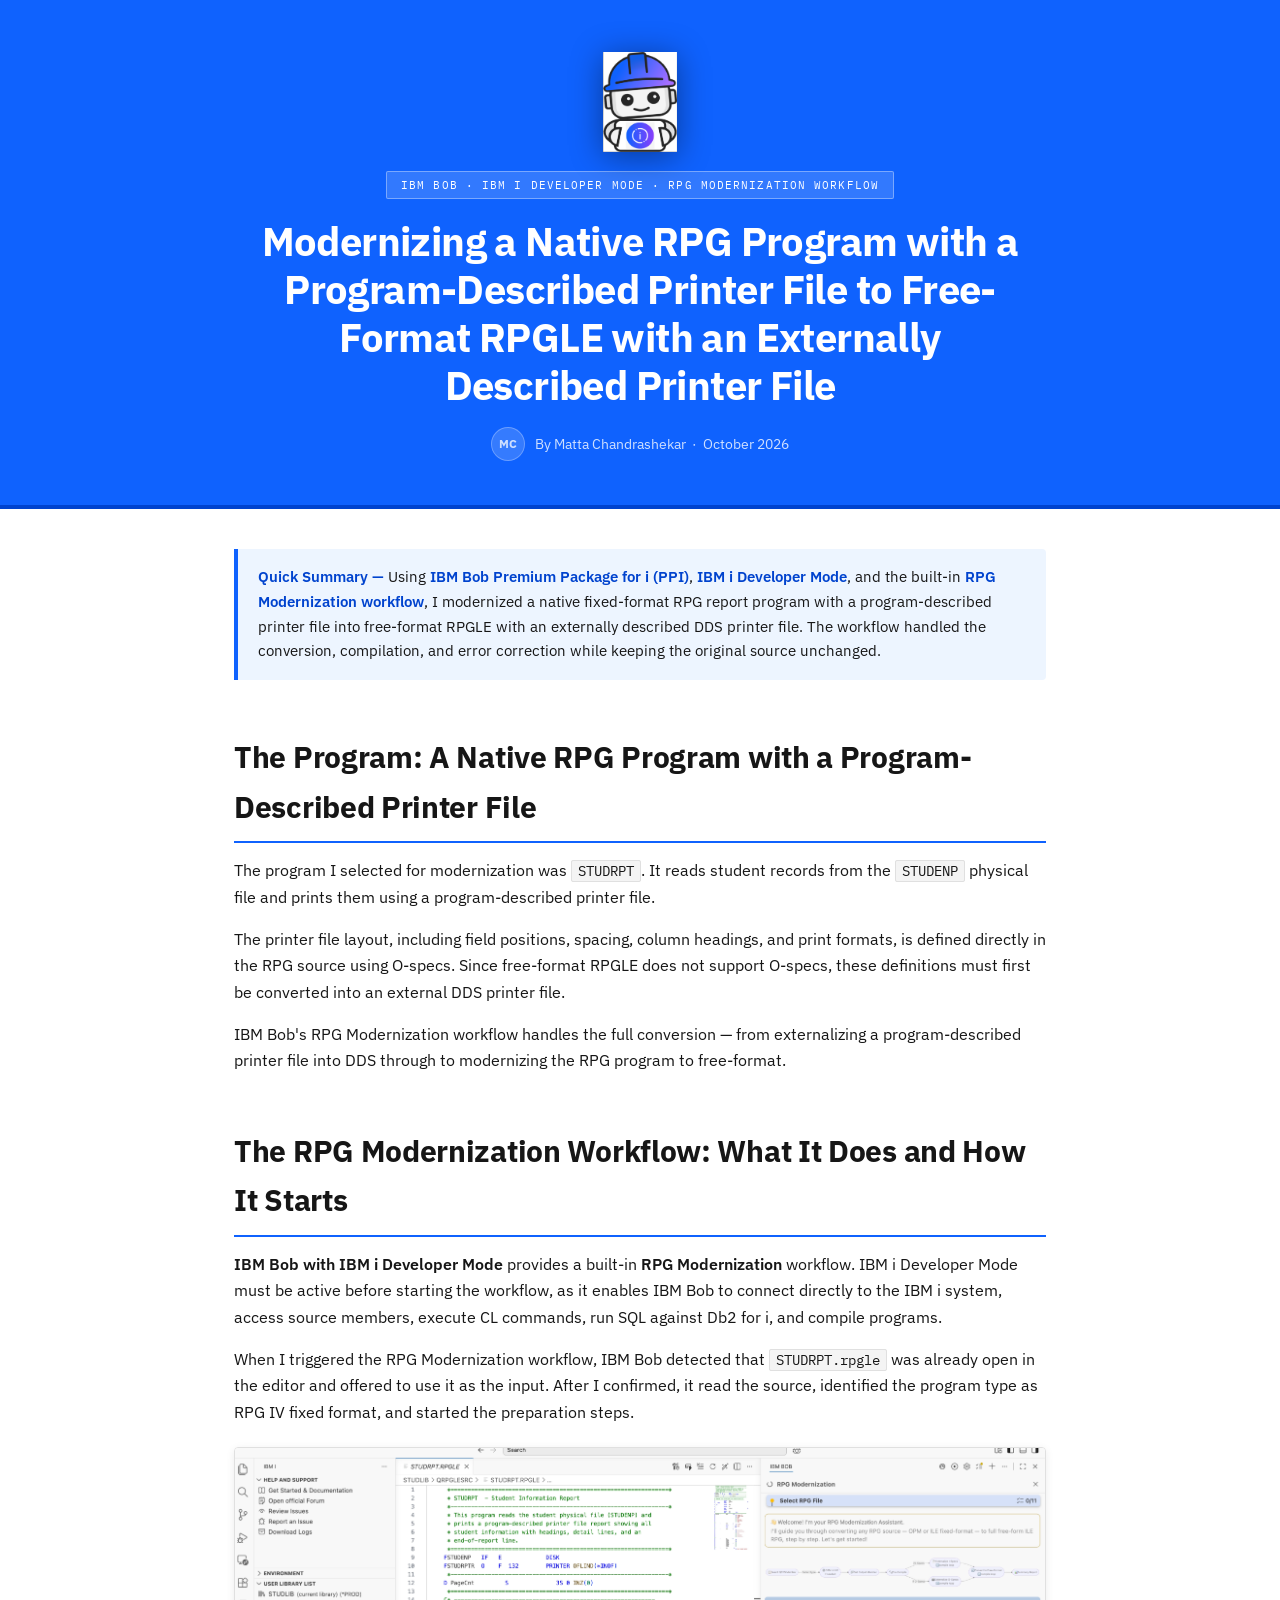
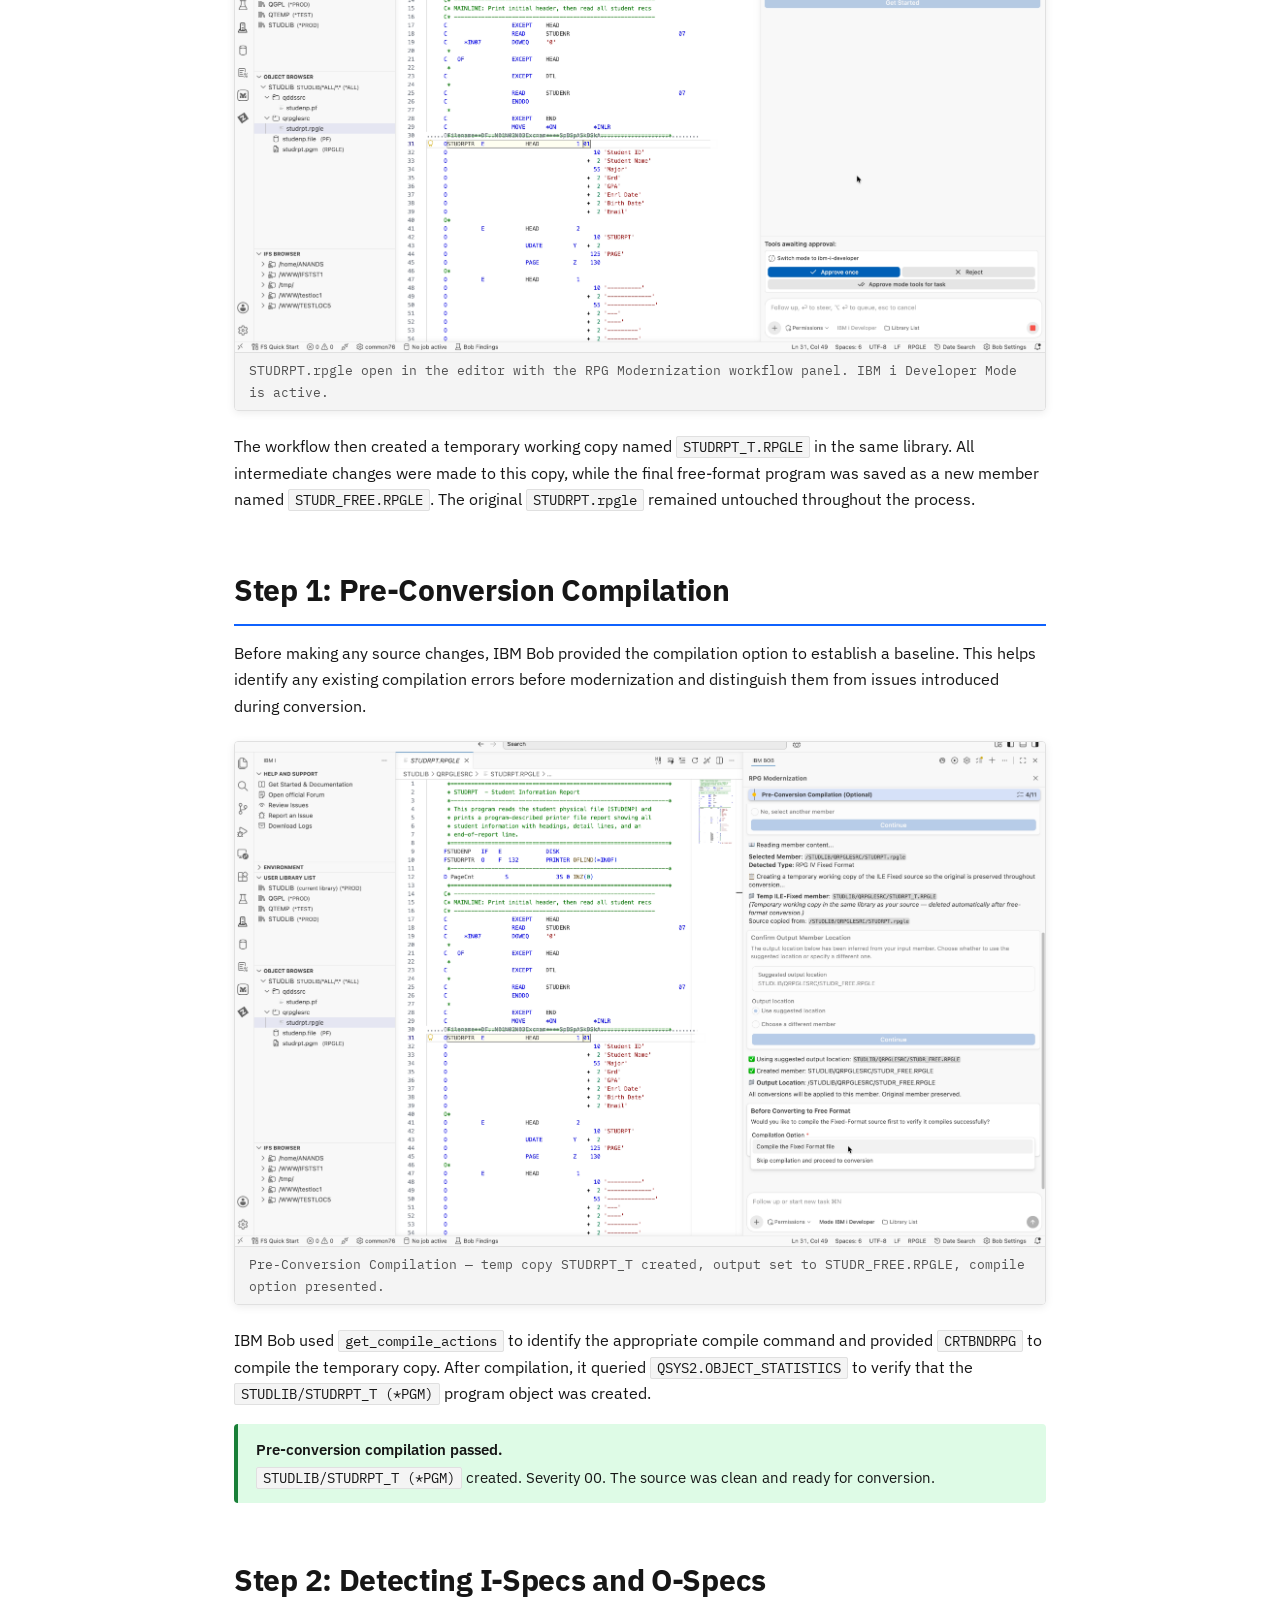
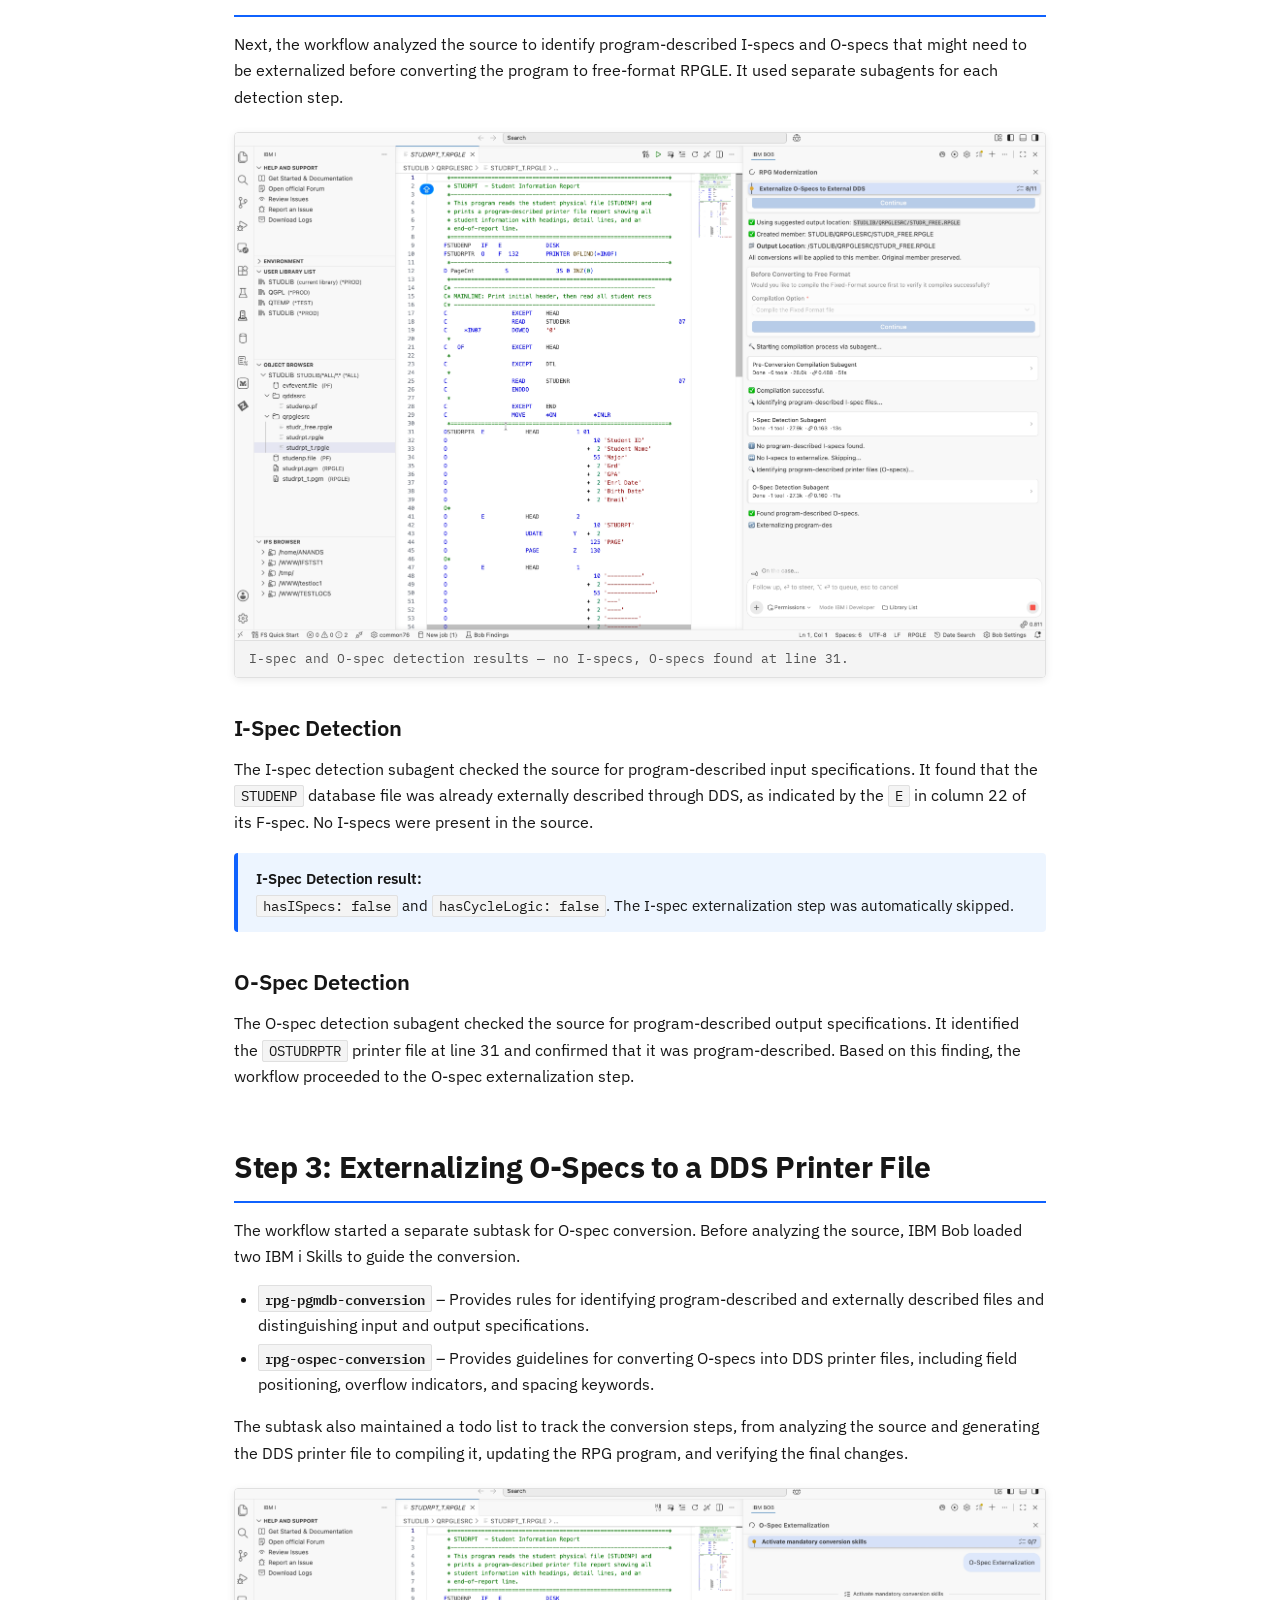
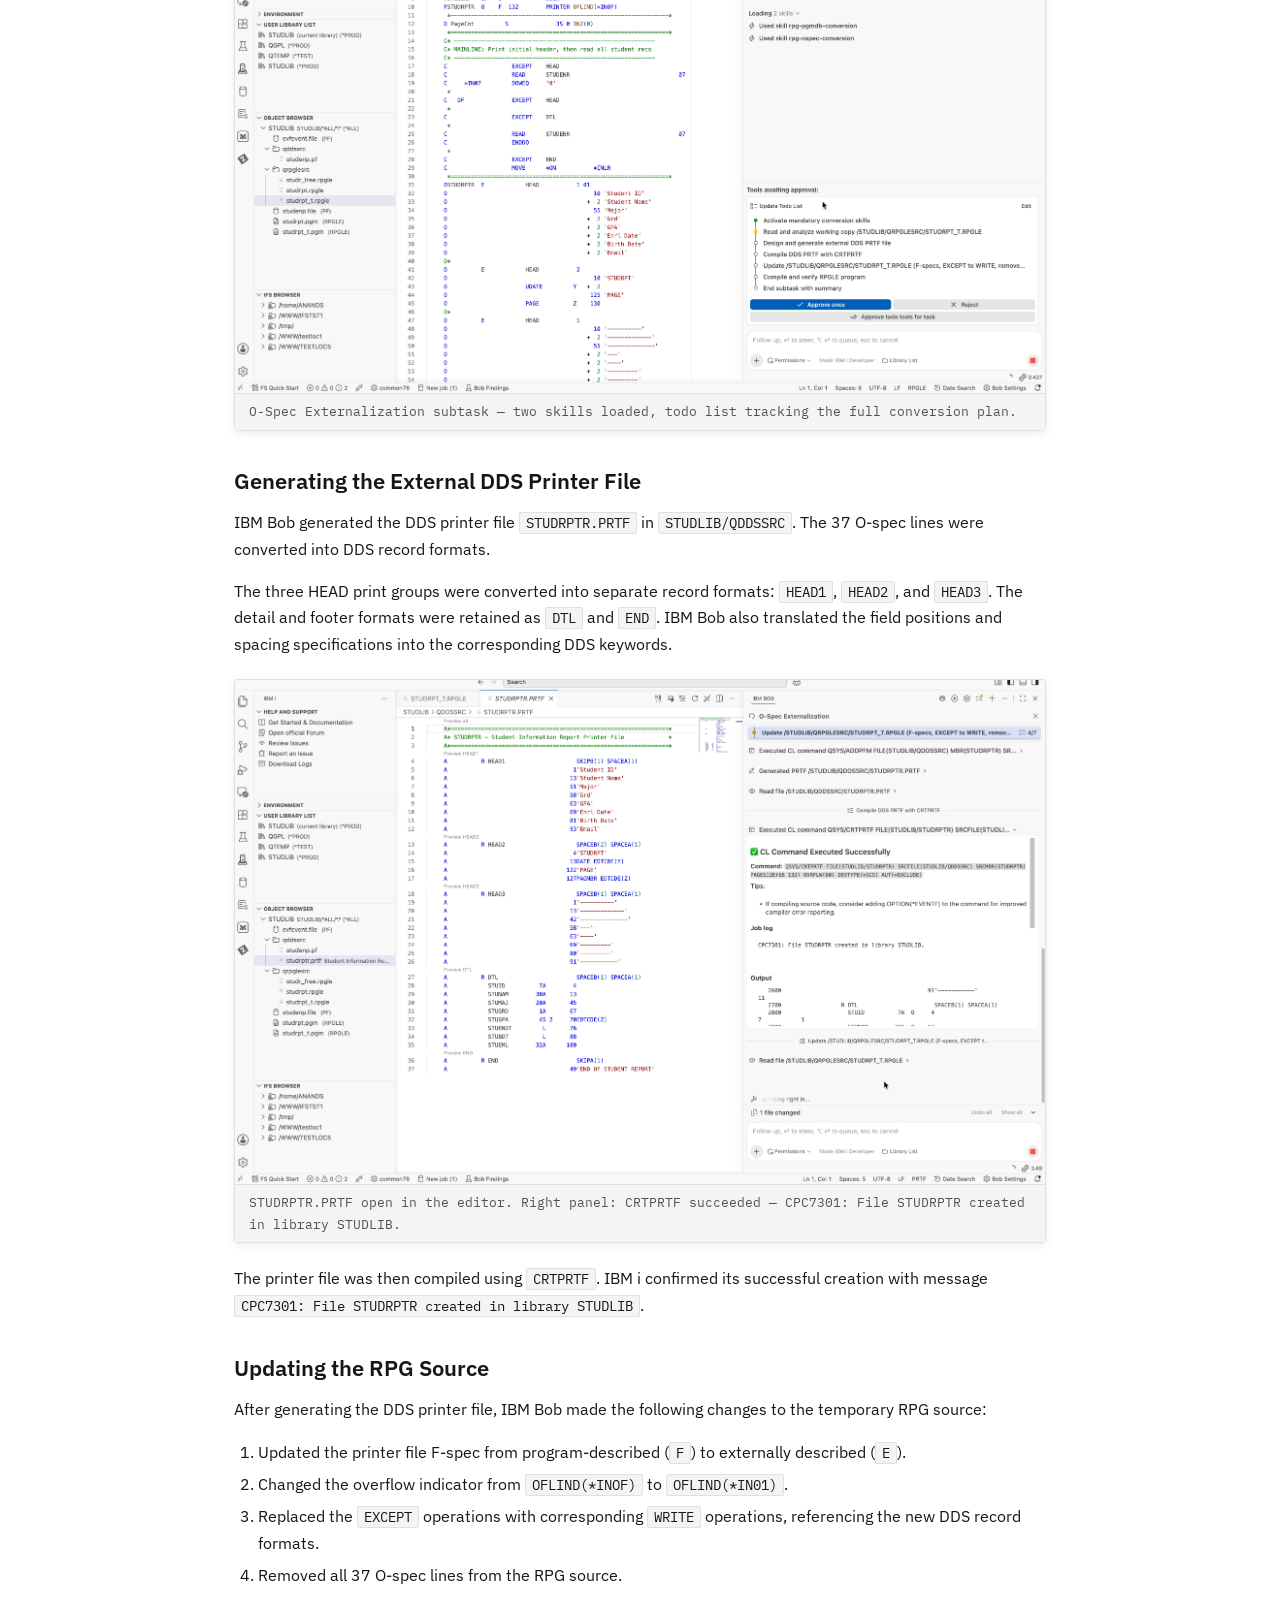
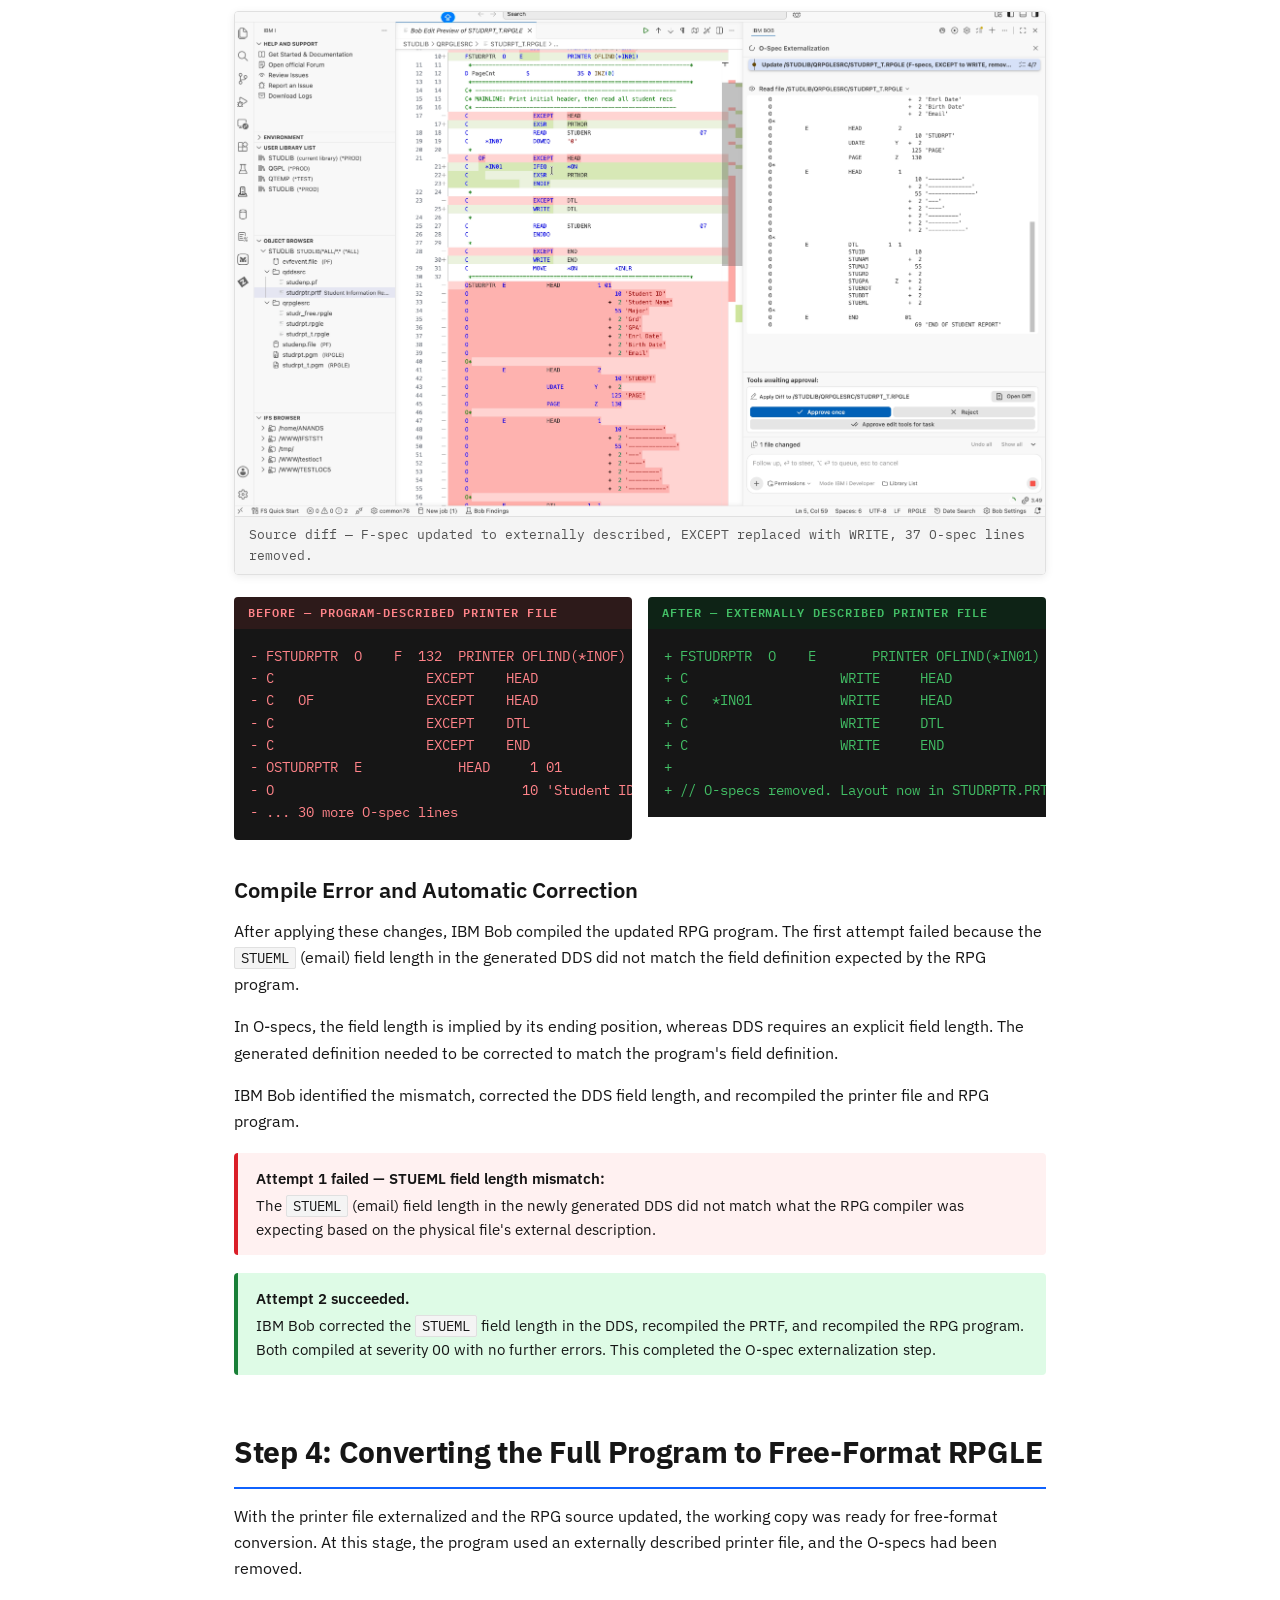
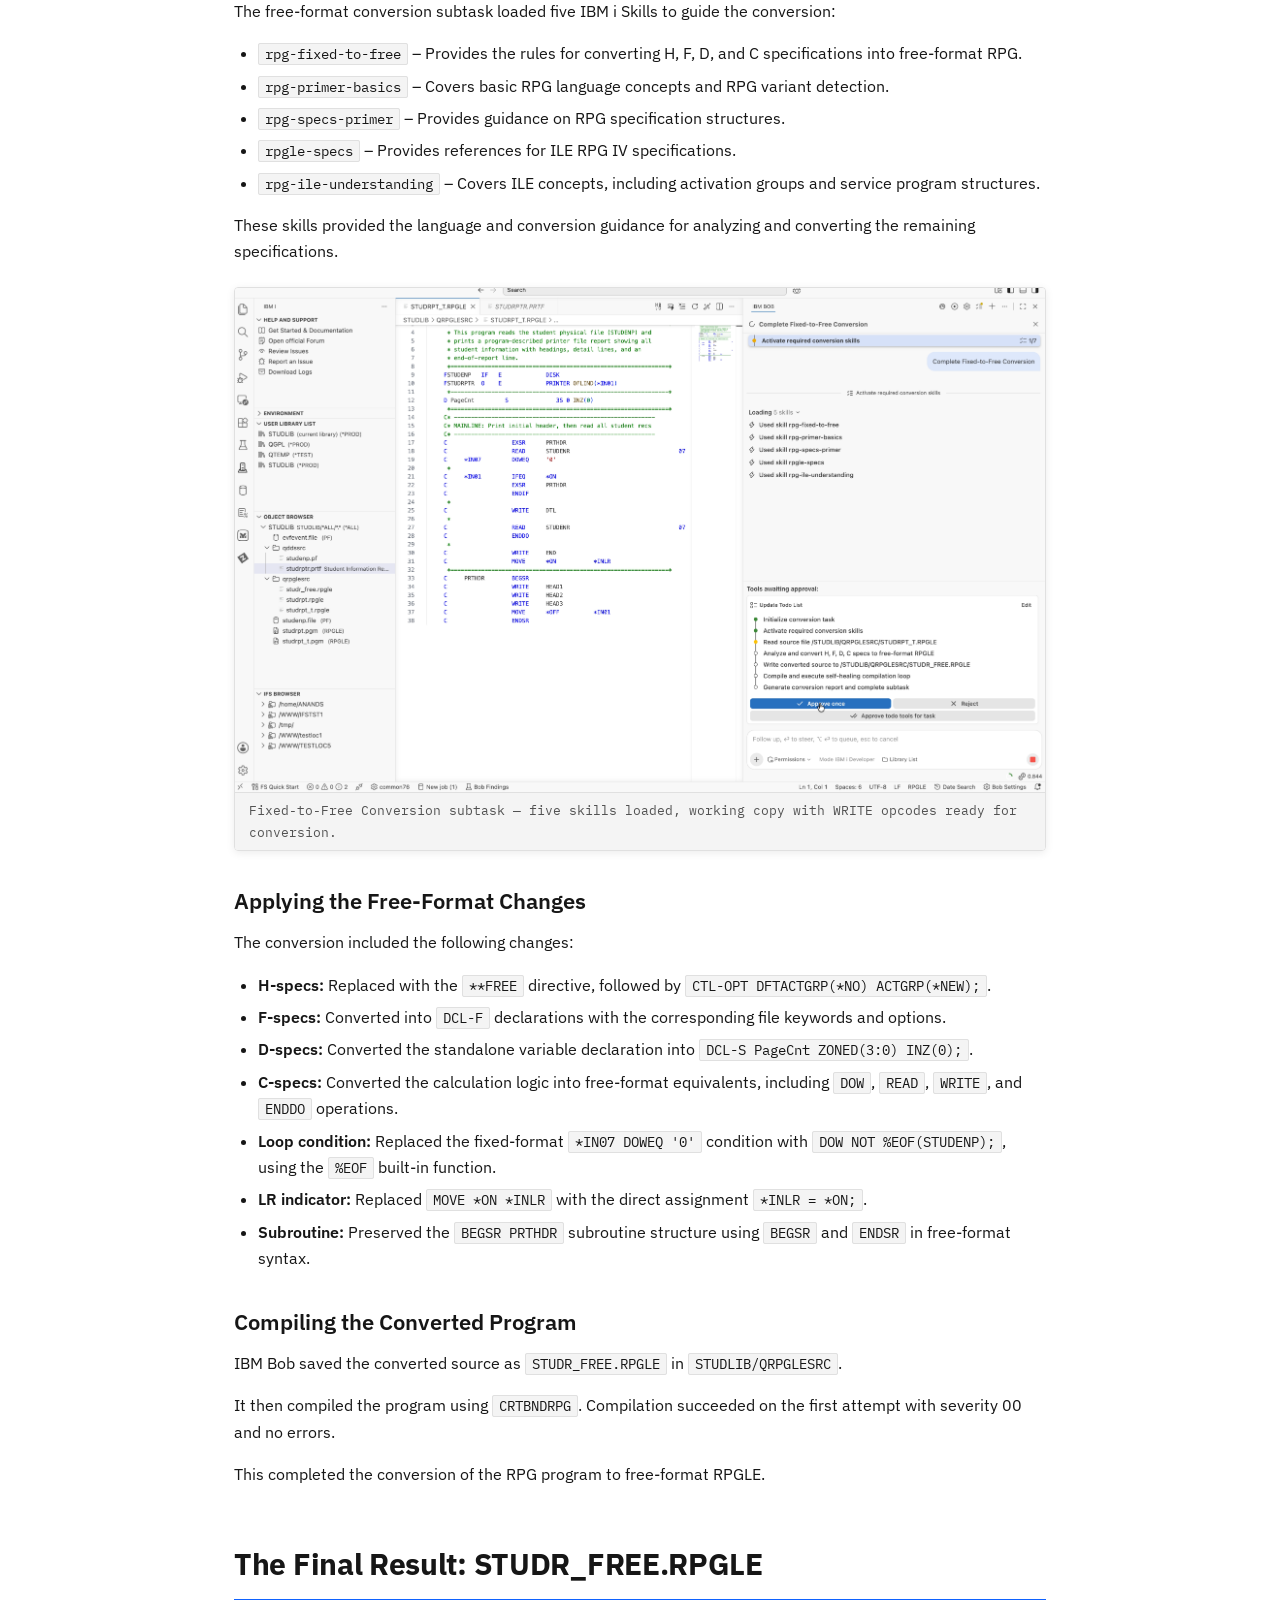
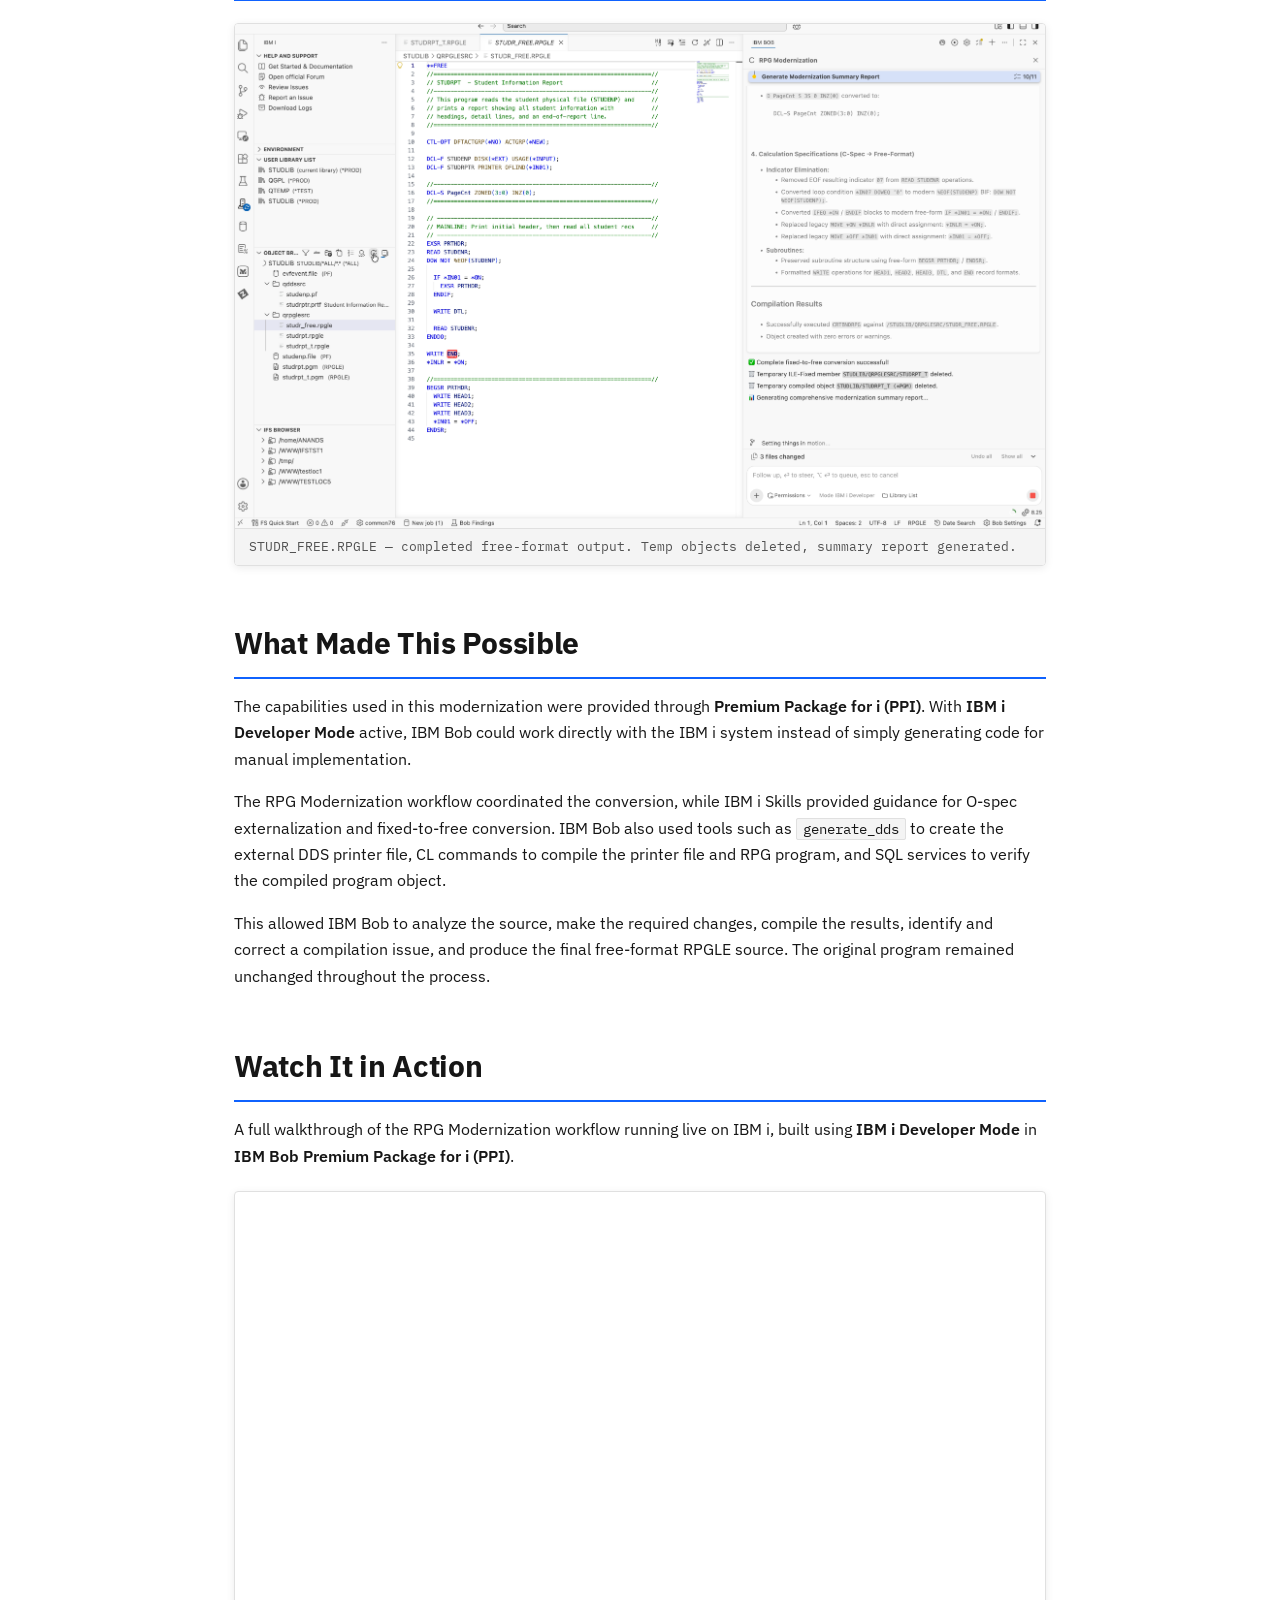
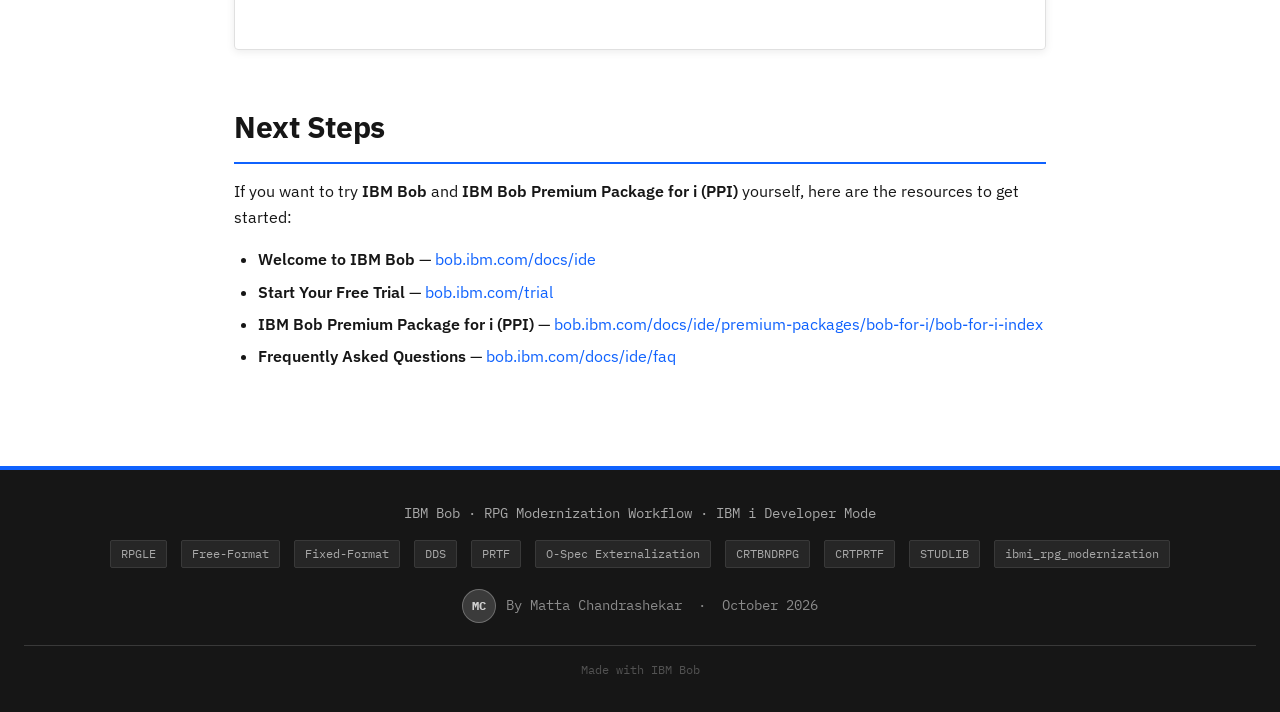
<file: docs/rpg-modernization-bob/index.html>
<!DOCTYPE html>
<html lang="en">
<head>
  <meta charset="UTF-8" />
  <meta name="viewport" content="width=device-width, initial-scale=1.0" />
  <title>Modernizing a Native RPG Program with a Program-Described Printer File to Free-Format RPGLE with an Externally Described Printer File</title>
  <style>
    @import url('https://fonts.googleapis.com/css2?family=IBM+Plex+Mono:wght@400;600&family=IBM+Plex+Sans:ital,wght@0,400;0,600;0,700;1,400&display=swap');

    *, *::before, *::after { box-sizing: border-box; margin: 0; padding: 0; }

    :root {
      --ibm-blue-60:   #0f62fe;
      --ibm-blue-70:   #0043ce;
      --ibm-blue-10:   #edf5ff;
      --ibm-gray-100:  #161616;
      --ibm-gray-70:   #525252;
      --ibm-gray-20:   #e0e0e0;
      --ibm-gray-10:   #f4f4f4;
      --ibm-white:     #ffffff;
      --ibm-green-60:  #198038;
      --ibm-green-10:  #defbe6;
      --ibm-red-60:    #da1e28;
      --ibm-red-10:    #fff1f1;
      --ibm-yellow-30: #f1c21b;
      --ibm-yellow-10: #fdf6dd;

      --blue:      var(--ibm-blue-60);
      --blue-dark: var(--ibm-blue-70);
      --green:     var(--ibm-green-60);
      --red:       var(--ibm-red-60);
      --yellow:    var(--ibm-yellow-30);
      --gray-200:  var(--ibm-gray-20);
      --gray-700:  var(--ibm-gray-70);
      --gray-900:  var(--ibm-gray-100);
      --white:     var(--ibm-white);
      --term-bg:   #161616;

      --font-sans: 'IBM Plex Sans', 'Segoe UI', Arial, sans-serif;
      --font-mono: 'IBM Plex Mono', 'Courier New', monospace;
      --max-width: 860px;
      --radius:    4px;
    }

    html { scroll-behavior: smooth; }

    body {
      font-family: var(--font-sans);
      font-size: 16px;
      line-height: 1.65;
      color: var(--gray-900);
      background: var(--white);
    }

    /* ── Header ─────────────────────────────────────────────────────────── */
    .site-header {
      background: var(--ibm-blue-60);
      color: var(--white);
      padding: 52px 24px 44px;
      text-align: center;
      border-bottom: 4px solid var(--ibm-blue-70);
    }

    .bob-avatar-wrap { display: flex; justify-content: center; margin-bottom: 18px; }
    .bob-avatar-img {
      width: 100px; height: 100px;
      object-fit: contain;
      filter: drop-shadow(0 4px 16px rgba(0,0,0,.4));
    }

    .header-badge {
      display: inline-block;
      background: rgba(255,255,255,.15);
      border: 1px solid rgba(255,255,255,.35);
      border-radius: 2px;
      font-size: 11px; letter-spacing: .1em;
      text-transform: uppercase;
      padding: 4px 14px; margin-bottom: 18px;
      font-family: var(--font-mono);
    }

    .site-header h1 {
      font-size: clamp(1.625rem, 3.8vw, 2.5rem);
      font-weight: 700;
      line-height: 1.2;
      max-width: 780px;
      margin: 0 auto 16px;
      letter-spacing: -.015em;
    }

    .site-header .meta {
      display: flex; justify-content: center;
      gap: 20px; flex-wrap: wrap;
      font-size: .875rem; opacity: .75;
    }
    .site-header .meta span::before { content: '· '; }
    .site-header .meta span:first-child::before { content: ''; }

    /* ── Layout ──────────────────────────────────────────────────────────── */
    .tldr {
      background: var(--ibm-blue-10);
      border-left: 4px solid var(--blue);
      max-width: var(--max-width);
      margin: 40px auto 0;
      padding: 16px 20px;
      border-radius: 0 var(--radius) var(--radius) 0;
      font-size: .9375rem;
    }
    .tldr strong { color: var(--blue-dark); font-weight: 600; }

    .page-wrap {
      max-width: var(--max-width);
      margin: 0 auto;
      padding: 0 24px 80px;
    }

    /* ── Typography ──────────────────────────────────────────────────────── */
    h2 {
      font-size: 1.875rem;
      font-weight: 700;
      color: var(--gray-900);
      margin: 52px 0 14px;
      padding-bottom: 10px;
      border-bottom: 2px solid var(--ibm-blue-60);
      letter-spacing: -.01em;
    }

    h3 {
      font-size: 1.375rem;
      font-weight: 600;
      color: var(--gray-900);
      margin: 32px 0 10px;
    }

    h4 {
      font-size: 1.0625rem;
      font-weight: 600;
      color: var(--gray-900);
      margin: 22px 0 8px;
    }

    p { margin-bottom: 16px; font-size: 1rem; line-height: 1.65; }

    a { color: var(--blue); text-decoration: none; }
    a:hover { color: var(--blue-dark); text-decoration: underline; }
    strong { font-weight: 600; }

    ul, ol { padding-left: 24px; margin-bottom: 16px; }
    li { margin-bottom: 6px; line-height: 1.65; }

    /* ── Inline code ─────────────────────────────────────────────────────── */
    code {
      font-family: var(--font-mono);
      font-size: .875rem;
      background: var(--ibm-gray-10);
      color: var(--gray-900);
      padding: 1px 6px;
      border-radius: 2px;
      border: 1px solid var(--gray-200);
    }

    /* ── Code blocks ─────────────────────────────────────────────────────── */
    .code-block {
      margin: 22px 0;
      border-radius: var(--radius);
      overflow: hidden;
      border: 1px solid #393939;
      box-shadow: 0 2px 8px rgba(0,0,0,.15);
    }
    .code-block .code-header {
      display: flex; align-items: center;
      justify-content: space-between;
      background: #262626; padding: 8px 16px;
      border-bottom: 1px solid #393939;
    }
    .code-block .code-lang {
      font-family: var(--font-mono); font-size: .75rem;
      color: #a8a8a8; text-transform: uppercase; letter-spacing: .1em;
    }
    .code-block .code-dots { display: flex; gap: 6px; }
    .code-block .code-dots span { width: 11px; height: 11px; border-radius: 50%; }
    .code-block .code-dots span:nth-child(1) { background: #ff5f56; }
    .code-block .code-dots span:nth-child(2) { background: #ffbd2e; }
    .code-block .code-dots span:nth-child(3) { background: #27c93f; }
    .code-block pre {
      background: var(--term-bg); color: #f4f4f4;
      padding: 20px; overflow-x: auto;
      font-family: var(--font-mono); font-size: .875rem;
      line-height: 1.6; margin: 0;
    }

    /* ── Screenshot ──────────────────────────────────────────────────────── */
    .screenshot-wrap {
      margin: 22px 0; border-radius: var(--radius);
      overflow: hidden;
      border: 1px solid var(--gray-200);
      box-shadow: 0 2px 8px rgba(0,0,0,.08);
    }
    .screenshot-wrap img { width: 100%; display: block; }
    .screenshot-wrap figcaption {
      background: var(--ibm-gray-10);
      border-top: 1px solid var(--gray-200);
      padding: 7px 14px;
      font-size: .8125rem; color: var(--gray-700);
      font-family: var(--font-mono);
    }

    /* ── Diff / before-after ─────────────────────────────────────────────── */
    .diff-wrap {
      display: grid; grid-template-columns: 1fr 1fr;
      gap: 16px; margin: 22px 0;
    }
    @media (max-width: 640px) { .diff-wrap { grid-template-columns: 1fr; } }
    .diff-pane { border-radius: var(--radius); overflow: hidden; }
    .diff-pane .diff-label {
      display: flex; align-items: center; gap: 8px;
      padding: 6px 14px; font-size: .75rem; font-weight: 600;
      font-family: var(--font-mono); text-transform: uppercase; letter-spacing: .08em;
    }
    .diff-pane.before .diff-label { background: #2d1a1a; color: #ff8389; }
    .diff-pane.after  .diff-label { background: #0e2316; color: #42be65; }
    .diff-pane pre {
      background: var(--term-bg); color: #f4f4f4;
      padding: 16px; font-family: var(--font-mono);
      font-size: .875rem; line-height: 1.6; margin: 0; overflow-x: auto;
    }
    .diff-pane.before pre .diff-line { color: #ff8389; }
    .diff-pane.after  pre .diff-line { color: #42be65; }

    /* ── Tables ──────────────────────────────────────────────────────────── */
    .table-wrap { overflow-x: auto; margin: 16px 0; }
    table { width: 100%; border-collapse: collapse; font-size: .9375rem; }
    thead tr { background: var(--ibm-blue-60); color: var(--white); }
    thead th { padding: 12px 16px; text-align: left; font-weight: 600; font-size: .875rem; }
    tbody tr { border-bottom: 1px solid var(--gray-200); }
    tbody tr:nth-child(even) { background: var(--ibm-gray-10); }
    tbody tr:hover { background: var(--ibm-blue-10); }
    tbody td { padding: 11px 16px; font-size: .9375rem; vertical-align: top; }

    /* ── Callouts ────────────────────────────────────────────────────────── */
    .callout {
      border-radius: var(--radius); padding: 14px 18px;
      margin: 18px 0; font-size: .9375rem; line-height: 1.55;
    }
    .callout.info    { background: var(--ibm-blue-10);   border-left: 4px solid var(--blue); }
    .callout.warn    { background: var(--ibm-yellow-10); border-left: 4px solid var(--yellow); }
    .callout.success { background: var(--ibm-green-10);  border-left: 4px solid var(--green); }
    .callout.error   { background: var(--ibm-red-10);    border-left: 4px solid var(--red); }
    .callout .callout-label  { display: block; margin-bottom: 4px; font-weight: 600; color: var(--gray-900); }
    .callout strong  { font-weight: 600; color: var(--gray-900); }

    /* ── Blockquote ──────────────────────────────────────────────────────── */
    blockquote {
      border-left: 4px solid var(--blue);
      margin: 18px 0; padding: 12px 20px;
      background: var(--ibm-gray-10);
      border-radius: 0 var(--radius) var(--radius) 0;
      font-style: italic; color: var(--gray-700); font-size: .9375rem;
    }
    blockquote p { margin: 0; }

    /* ── Footer ──────────────────────────────────────────────────────────── */
    .site-footer {
      background: #161616; color: #a8a8a8;
      text-align: center; padding: 32px 24px;
      font-size: .875rem; font-family: var(--font-mono);
      border-top: 4px solid var(--blue);
    }
    .site-footer .tags { margin-top: 12px; }
    .site-footer .tags span {
      display: inline-block; background: #262626;
      border: 1px solid #393939; border-radius: 2px;
      padding: 3px 10px; margin: 3px; font-size: .75rem; color: #a8a8a8;
    }
    .author-byline {
      display: flex; align-items: center; gap: 10px;
      justify-content: center; margin-top: 18px;
      font-size: .875rem; opacity: .8;
    }
    .author-byline .author-avatar {
      width: 34px; height: 34px; border-radius: 50%;
      background: rgba(255,255,255,.2);
      border: 1px solid rgba(255,255,255,.35);
      display: flex; align-items: center; justify-content: center;
      font-size: .75rem; font-weight: 700; color: #fff;
      flex-shrink: 0;
    }
    .made-with {
      margin-top: 22px; padding-top: 14px;
      border-top: 1px solid #393939;
      font-size: .75rem; color: #525252;
    }

    /* ── Video embed ─────────────────────────────────────────────────────── */
    .video-wrap {
      margin: 22px 0;
      border-radius: var(--radius);
      overflow: hidden;
      border: 1px solid var(--gray-200);
      box-shadow: 0 2px 8px rgba(0,0,0,.08);
      position: relative;
      padding-bottom: 56.25%;
      height: 0;
    }
    .video-wrap iframe {
      position: absolute;
      top: 0; left: 0;
      width: 100%; height: 100%;
      border: 0;
    }

    @media (max-width: 600px) {
      .site-header { padding: 36px 16px 28px; }
      h2 { font-size: 1.5rem; }
      h3 { font-size: 1.25rem; }
      .page-wrap { padding: 0 16px 60px; }
    }
  </style>
</head>
<body>

<!-- ═══════════════════════════════════════════════════════════════════════ -->
<!-- HEADER                                                                  -->
<!-- ═══════════════════════════════════════════════════════════════════════ -->
<header class="site-header">
  <div class="bob-avatar-wrap">
    <img src="../images/Bob.png" alt="IBM Bob" class="bob-avatar-img" />
  </div>
  <div class="header-badge">IBM Bob · IBM i Developer Mode · RPG Modernization Workflow</div>
  <h1>Modernizing a Native RPG Program with a Program-Described Printer File to Free-Format RPGLE with an Externally Described Printer File</h1>
  <div class="author-byline">
    <div class="author-avatar">MC</div>
    <span>By Matta Chandrashekar &nbsp;·&nbsp; October 2026</span>
  </div>
</header>

<!-- ═══════════════════════════════════════════════════════════════════════ -->
<!-- PAGE BODY                                                               -->
<!-- ═══════════════════════════════════════════════════════════════════════ -->
<div class="page-wrap">

  <div class="tldr">
    <strong>Quick Summary —</strong> Using <strong>IBM Bob Premium Package for i (PPI)</strong>, <strong>IBM i Developer Mode</strong>, and the built-in <strong>RPG Modernization workflow</strong>, I modernized a native fixed-format RPG report program with a program-described printer file into free-format RPGLE with an externally described DDS printer file. The workflow handled the conversion, compilation, and error correction while keeping the original source unchanged.
  </div>

  <!-- ─────────────────────────────────────────────────────────────────── -->
  <h2 id="program">The Program: A Native RPG Program with a Program-Described Printer File</h2>

  <p>
    The program I selected for modernization was <a href="studrpt.rpgle"><code>STUDRPT</code></a>. It reads student records from the <code>STUDENP</code> physical file and prints them using a program-described printer file.
  </p>

  <p>
    The printer file layout, including field positions, spacing, column headings, and print formats, is defined directly in the RPG source using O-specs. Since free-format RPGLE does not support O-specs, these definitions must first be converted into an external DDS printer file.
  </p>

  <p>
    IBM Bob's RPG Modernization workflow handles the full conversion — from externalizing a program-described printer file into DDS through to modernizing the RPG program to free-format.
  </p>

  <!-- ─────────────────────────────────────────────────────────────────── -->
  <h2 id="workflow">The RPG Modernization Workflow: What It Does and How It Starts</h2>

  <p>
    <strong>IBM Bob with IBM i Developer Mode</strong> provides a built-in <strong>RPG Modernization</strong> workflow. IBM i Developer Mode must be active before starting the workflow, as it enables IBM Bob to connect directly to the IBM i system, access source members, execute CL commands, run SQL against Db2 for i, and compile programs.
  </p>

  <p>
    When I triggered the RPG Modernization workflow, IBM Bob detected that <code>STUDRPT.rpgle</code> was already open in the editor and offered to use it as the input. After I confirmed, it read the source, identified the program type as RPG IV fixed format, and started the preparation steps.
  </p>

  <figure class="screenshot-wrap">
    <img src="images/workflow_home_page.png" alt="STUDRPT.rpgle open in VS Code with O-spec lines visible starting at line 31, and the IBM Bob RPG Modernization workflow panel on the right" />
    <figcaption>STUDRPT.rpgle open in the editor with the RPG Modernization workflow panel. IBM i Developer Mode is active.</figcaption>
  </figure>

  <p>
    The workflow then created a temporary working copy named <code>STUDRPT_T.RPGLE</code> in the same library. All intermediate changes were made to this copy, while the final free-format program was saved as a new member named <code>STUDR_FREE.RPGLE</code>. The original <code>STUDRPT.rpgle</code> remained untouched throughout the process.
  </p>

  <!-- ─────────────────────────────────────────────────────────────────── -->
  <h2 id="precompile">Step 1: Pre-Conversion Compilation</h2>

  <p>
    Before making any source changes, IBM Bob provided the compilation option to establish a baseline. This helps identify any existing compilation errors before modernization and distinguish them from issues introduced during conversion.
  </p>

  <figure class="screenshot-wrap">
    <img src="images/Pre-Conversion Compilation.png" alt="IBM Bob showing the Pre-Conversion Compilation step with the temp member STUDRPT_T created, output location set to STUDR_FREE.RPGLE, and the option to compile or skip before converting" />
    <figcaption>Pre-Conversion Compilation — temp copy STUDRPT_T created, output set to STUDR_FREE.RPGLE, compile option presented.</figcaption>
  </figure>

  <p>
    IBM Bob used <code>get_compile_actions</code> to identify the appropriate compile command and provided <code>CRTBNDRPG</code> to compile the temporary copy. After compilation, it queried <code>QSYS2.OBJECT_STATISTICS</code> to verify that the <code>STUDLIB/STUDRPT_T (*PGM)</code> program object was created.
  </p>

  <div class="callout success">
    <span class="callout-label">Pre-conversion compilation passed.</span>
    <code>STUDLIB/STUDRPT_T (*PGM)</code> created. Severity 00. The source was clean and ready for conversion.
  </div>

  <!-- ─────────────────────────────────────────────────────────────────── -->
  <h2 id="detection">Step 2: Detecting I-Specs and O-Specs</h2>

  <p>
    Next, the workflow analyzed the source to identify program-described I-specs and O-specs that might need to be externalized before converting the program to free-format RPGLE. It used separate subagents for each detection step.
  </p>

  <figure class="screenshot-wrap">
    <img src="images/Detect I spec O spec.png" alt="IBM Bob showing the I-spec and O-spec detection results — STUDENP confirmed as externally described with no I-specs found, and STUDRPTR printer file confirmed as program-described with O-specs present starting at line 31" />
    <figcaption>I-spec and O-spec detection results — no I-specs, O-specs found at line 31.</figcaption>
  </figure>

  <h3>I-Spec Detection</h3>

  <p>
    The I-spec detection subagent checked the source for program-described input specifications. It found that the <code>STUDENP</code> database file was already externally described through DDS, as indicated by the <code>E</code> in column 22 of its F-spec. No I-specs were present in the source.
  </p>

  <div class="callout info">
    <span class="callout-label">I-Spec Detection result:</span>
    <code>hasISpecs: false</code> and <code>hasCycleLogic: false</code>. The I-spec externalization step was automatically skipped.
  </div>

  <h3>O-Spec Detection</h3>

  <p>
    The O-spec detection subagent checked the source for program-described output specifications. It identified the <code>OSTUDRPTR</code> printer file at line 31 and confirmed that it was program-described. Based on this finding, the workflow proceeded to the O-spec externalization step.
  </p>

  <!-- ─────────────────────────────────────────────────────────────────── -->
  <h2 id="externalize">Step 3: Externalizing O-Specs to a DDS Printer File</h2>

  <p>
    The workflow started a separate subtask for O-spec conversion. Before analyzing the source, IBM Bob loaded two IBM i Skills to guide the conversion.
  </p>

  <ul>
    <li><strong><code>rpg-pgmdb-conversion</code></strong> – Provides rules for identifying program-described and externally described files and distinguishing input and output specifications.</li>
    <li><strong><code>rpg-ospec-conversion</code></strong> – Provides guidelines for converting O-specs into DDS printer files, including field positioning, overflow indicators, and spacing keywords.</li>
  </ul>

  <p>
    The subtask also maintained a todo list to track the conversion steps, from analyzing the source and generating the DDS printer file to compiling it, updating the RPG program, and verifying the final changes.
  </p>

  <figure class="screenshot-wrap">
    <img src="images/O spec Externalization.png" alt="IBM Bob O-Spec Externalization subtask showing the skills rpg-pgmdb-conversion and rpg-ospec-conversion being loaded, and the full todo list for the subtask visible in the right panel" />
    <figcaption>O-Spec Externalization subtask — two skills loaded, todo list tracking the full conversion plan.</figcaption>
  </figure>

  <h3>Generating the External DDS Printer File</h3>

  <p>
    IBM Bob generated the DDS printer file <code>STUDRPTR.PRTF</code> in <code>STUDLIB/QDDSSRC</code>. The 37 O-spec lines were converted into DDS record formats.
  </p>

  <p>
    The three HEAD print groups were converted into separate record formats: <code>HEAD1</code>, <code>HEAD2</code>, and <code>HEAD3</code>. The detail and footer formats were retained as <code>DTL</code> and <code>END</code>. IBM Bob also translated the field positions and spacing specifications into the corresponding DDS keywords.
  </p>

  <figure class="screenshot-wrap">
    <img src="images/Extternal PRTF compile.png" alt="STUDRPTR.PRTF DDS source open in the editor with all record formats visible, and the IBM Bob panel showing the CRTPRTF command executed successfully with CPC7301 confirming the file was created in STUDLIB" />
    <figcaption>STUDRPTR.PRTF open in the editor. Right panel: CRTPRTF succeeded — CPC7301: File STUDRPTR created in library STUDLIB.</figcaption>
  </figure>

  <p>
    The printer file was then compiled using <code>CRTPRTF</code>. IBM i confirmed its successful creation with message <code>CPC7301: File STUDRPTR created in library STUDLIB</code>.
  </p>

  <h3>Updating the RPG Source</h3>

  <p>
    After generating the DDS printer file, IBM Bob made the following changes to the temporary RPG source:
  </p>

  <ol>
    <li>Updated the printer file F-spec from program-described (<code>F</code>) to externally described (<code>E</code>).</li>
    <li>Changed the overflow indicator from <code>OFLIND(*INOF)</code> to <code>OFLIND(*IN01)</code>.</li>
    <li>Replaced the <code>EXCEPT</code> operations with corresponding <code>WRITE</code> operations, referencing the new DDS record formats.</li>
    <li>Removed all 37 O-spec lines from the RPG source.</li>
  </ol>

  <figure class="screenshot-wrap">
    <img src="images/Temporary Program Changes.png" alt="Bob Edit Preview diff view of STUDRPT_T.RPGLE showing the F-spec updated from F to E with OFLIND(*IN01), EXCEPT opcodes replaced with WRITE opcodes, and all 37 O-spec lines highlighted in red indicating removal" />
    <figcaption>Source diff — F-spec updated to externally described, EXCEPT replaced with WRITE, 37 O-spec lines removed.</figcaption>
  </figure>

  <div class="diff-wrap">
    <div class="diff-pane before">
      <div class="diff-label">Before — program-described printer file</div>
      <pre><span class="diff-line">- FSTUDRPTR  O    F  132  PRINTER OFLIND(*INOF)</span>
<span class="diff-line">- C                   EXCEPT    HEAD</span>
<span class="diff-line">- C   OF              EXCEPT    HEAD</span>
<span class="diff-line">- C                   EXCEPT    DTL</span>
<span class="diff-line">- C                   EXCEPT    END</span>
<span class="diff-line">- OSTUDRPTR  E            HEAD     1 01</span>
<span class="diff-line">- O                               10 'Student ID'</span>
<span class="diff-line">- ... 30 more O-spec lines</span></pre>
    </div>
    <div class="diff-pane after">
      <div class="diff-label">After — externally described printer file</div>
      <pre><span class="diff-line">+ FSTUDRPTR  O    E       PRINTER OFLIND(*IN01)</span>
<span class="diff-line">+ C                   WRITE     HEAD</span>
<span class="diff-line">+ C   *IN01           WRITE     HEAD</span>
<span class="diff-line">+ C                   WRITE     DTL</span>
<span class="diff-line">+ C                   WRITE     END</span>
<span class="diff-line">+</span>
<span class="diff-line">+ // O-specs removed. Layout now in STUDRPTR.PRTF.</span></pre>
    </div>
  </div>

  <h3>Compile Error and Automatic Correction</h3>

  <p>
    After applying these changes, IBM Bob compiled the updated RPG program. The first attempt failed because the <code>STUEML</code> (email) field length in the generated DDS did not match the field definition expected by the RPG program.
  </p>

  <p>
    In O-specs, the field length is implied by its ending position, whereas DDS requires an explicit field length. The generated definition needed to be corrected to match the program's field definition.
  </p>

  <p>
    IBM Bob identified the mismatch, corrected the DDS field length, and recompiled the printer file and RPG program.
  </p>

  <div class="callout error">
    <span class="callout-label">Attempt 1 failed — STUEML field length mismatch:</span>
    The <code>STUEML</code> (email) field length in the newly generated DDS did not match what the RPG compiler was expecting based on the physical file's external description.
  </div>

  <div class="callout success">
    <span class="callout-label">Attempt 2 succeeded.</span>
    IBM Bob corrected the <code>STUEML</code> field length in the DDS, recompiled the PRTF, and recompiled the RPG program. Both compiled at severity 00 with no further errors. This completed the O-spec externalization step.
  </div>

  <!-- ─────────────────────────────────────────────────────────────────── -->
  <h2 id="freeformat">Step 4: Converting the Full Program to Free-Format RPGLE</h2>

  <p>
    With the printer file externalized and the RPG source updated, the working copy was ready for free-format conversion. At this stage, the program used an externally described printer file, and the O-specs had been removed.
  </p>

  <p>
    The free-format conversion subtask loaded five IBM i Skills to guide the conversion:
  </p>

  <ul>
    <li><code>rpg-fixed-to-free</code> – Provides the rules for converting H, F, D, and C specifications into free-format RPG.</li>
    <li><code>rpg-primer-basics</code> – Covers basic RPG language concepts and RPG variant detection.</li>
    <li><code>rpg-specs-primer</code> – Provides guidance on RPG specification structures.</li>
    <li><code>rpgle-specs</code> – Provides references for ILE RPG IV specifications.</li>
    <li><code>rpg-ile-understanding</code> – Covers ILE concepts, including activation groups and service program structures.</li>
  </ul>

  <p>
    These skills provided the language and conversion guidance for analyzing and converting the remaining specifications.
  </p>

  <figure class="screenshot-wrap">
    <img src="images/Free fromat converstion.png" alt="Complete Fixed-to-Free Conversion subtask showing 5 skills loaded in the right panel and the STUDRPT_T.RPGLE source open in the editor, with the updated WRITE opcodes already visible after O-spec externalization" />
    <figcaption>Fixed-to-Free Conversion subtask — five skills loaded, working copy with WRITE opcodes ready for conversion.</figcaption>
  </figure>

  <h3>Applying the Free-Format Changes</h3>

  <p>The conversion included the following changes:</p>

  <ul>
    <li><strong>H-specs:</strong> Replaced with the <code>**FREE</code> directive, followed by <code>CTL-OPT DFTACTGRP(*NO) ACTGRP(*NEW);</code>.</li>
    <li><strong>F-specs:</strong> Converted into <code>DCL-F</code> declarations with the corresponding file keywords and options.</li>
    <li><strong>D-specs:</strong> Converted the standalone variable declaration into <code>DCL-S PageCnt ZONED(3:0) INZ(0);</code>.</li>
    <li><strong>C-specs:</strong> Converted the calculation logic into free-format equivalents, including <code>DOW</code>, <code>READ</code>, <code>WRITE</code>, and <code>ENDDO</code> operations.</li>
    <li><strong>Loop condition:</strong> Replaced the fixed-format <code>*IN07 DOWEQ '0'</code> condition with <code>DOW NOT %EOF(STUDENP);</code>, using the <code>%EOF</code> built-in function.</li>
    <li><strong>LR indicator:</strong> Replaced <code>MOVE *ON *INLR</code> with the direct assignment <code>*INLR = *ON;</code>.</li>
    <li><strong>Subroutine:</strong> Preserved the <code>BEGSR PRTHDR</code> subroutine structure using <code>BEGSR</code> and <code>ENDSR</code> in free-format syntax.</li>
  </ul>

  <h3>Compiling the Converted Program</h3>

  <p>
    IBM Bob saved the converted source as <code>STUDR_FREE.RPGLE</code> in <code>STUDLIB/QRPGLESRC</code>.
  </p>

  <p>
    It then compiled the program using <code>CRTBNDRPG</code>. Compilation succeeded on the first attempt with severity 00 and no errors.
  </p>

  <p>
    This completed the conversion of the RPG program to free-format RPGLE.
  </p>

  <!-- ─────────────────────────────────────────────────────────────────── -->
  <h2 id="result">The Final Result: STUDR_FREE.RPGLE</h2>

  <figure class="screenshot-wrap">
    <img src="images/RPG Modernization to Free-Format.png" alt="STUDR_FREE.RPGLE open in VS Code showing the complete free-format source with **FREE, CTL-OPT, DCL-F, DCL-S, DOW NOT %EOF, WRITE, and ENDDO, and the IBM Bob modernization summary panel on the right confirming compilation success, temp member deletion, and the comprehensive modernization summary report" />
    <figcaption>STUDR_FREE.RPGLE — completed free-format output. Temp objects deleted, summary report generated.</figcaption>
  </figure>

  <!-- ─────────────────────────────────────────────────────────────────── -->
  <h2 id="summary">What Made This Possible</h2>

  <p>
    The capabilities used in this modernization were provided through <strong>Premium Package for i (PPI)</strong>. With <strong>IBM i Developer Mode</strong> active, IBM Bob could work directly with the IBM i system instead of simply generating code for manual implementation.
  </p>

  <p>
    The RPG Modernization workflow coordinated the conversion, while IBM i Skills provided guidance for O-spec externalization and fixed-to-free conversion. IBM Bob also used tools such as <code>generate_dds</code> to create the external DDS printer file, CL commands to compile the printer file and RPG program, and SQL services to verify the compiled program object.
  </p>

  <p>
    This allowed IBM Bob to analyze the source, make the required changes, compile the results, identify and correct a compilation issue, and produce the final free-format RPGLE source. The original program remained unchanged throughout the process.
  </p>

  <!-- ─────────────────────────────────────────────────────────────────── -->
  <h2 id="demo">Watch It in Action</h2>

  <p>
    A full walkthrough of the RPG Modernization workflow running live on IBM i, built using <strong>IBM i Developer Mode</strong> in <strong>IBM Bob Premium Package for i (PPI)</strong>.
  </p>

  <div class="video-wrap">
    <iframe src="https://www.youtube.com/embed/l4PbiZAB8DI?si=PtPokNOEumz-As9J"
            title="Modernizing a Native RPG Program to Free-Format RPGLE with IBM Bob"
            allow="accelerometer; autoplay; clipboard-write; encrypted-media; gyroscope; picture-in-picture; web-share"
            referrerpolicy="strict-origin-when-cross-origin"
            allowfullscreen></iframe>
  </div>

  <!-- ─────────────────────────────────────────────────────────────────── -->
  <h2 id="nextsteps">Next Steps</h2>

  <p>
    If you want to try <strong>IBM Bob</strong> and <strong>IBM Bob Premium Package for i (PPI)</strong>
    yourself, here are the resources to get started:
  </p>

  <ul>
    <li>
      <strong>Welcome to IBM Bob</strong> —
      <a href="https://bob.ibm.com/docs/ide" target="_blank" rel="noopener">bob.ibm.com/docs/ide</a>
    </li>
    <li>
      <strong>Start Your Free Trial</strong> —
      <a href="https://bob.ibm.com/trial" target="_blank" rel="noopener">bob.ibm.com/trial</a>
    </li>
    <li>
      <strong>IBM Bob Premium Package for i (PPI)</strong> —
      <a href="https://bob.ibm.com/docs/ide/premium-packages/bob-for-i/bob-for-i-index" target="_blank" rel="noopener">bob.ibm.com/docs/ide/premium-packages/bob-for-i/bob-for-i-index</a>
    </li>
    <li>
      <strong>Frequently Asked Questions</strong> —
      <a href="https://bob.ibm.com/docs/ide/faq" target="_blank" rel="noopener">bob.ibm.com/docs/ide/faq</a>
    </li>
  </ul>


</div>
<!-- /page-wrap -->

<!-- ═══════════════════════════════════════════════════════════════════════ -->
<!-- FOOTER                                                                  -->
<!-- ═══════════════════════════════════════════════════════════════════════ -->
<footer class="site-footer">
  <div>IBM Bob · RPG Modernization Workflow · IBM i Developer Mode</div>
  <div class="tags">
    <span>RPGLE</span>
    <span>Free-Format</span>
    <span>Fixed-Format</span>
    <span>DDS</span>
    <span>PRTF</span>
    <span>O-Spec Externalization</span>
    <span>CRTBNDRPG</span>
    <span>CRTPRTF</span>
    <span>STUDLIB</span>
    <span>ibmi_rpg_modernization</span>
  </div>
  <div class="author-byline">
    <div class="author-avatar">MC</div>
    <span>By Matta Chandrashekar &nbsp;·&nbsp; October 2026</span>
  </div>
  <div class="made-with">Made with IBM Bob</div>
</footer>

</body>
</html>
</file>
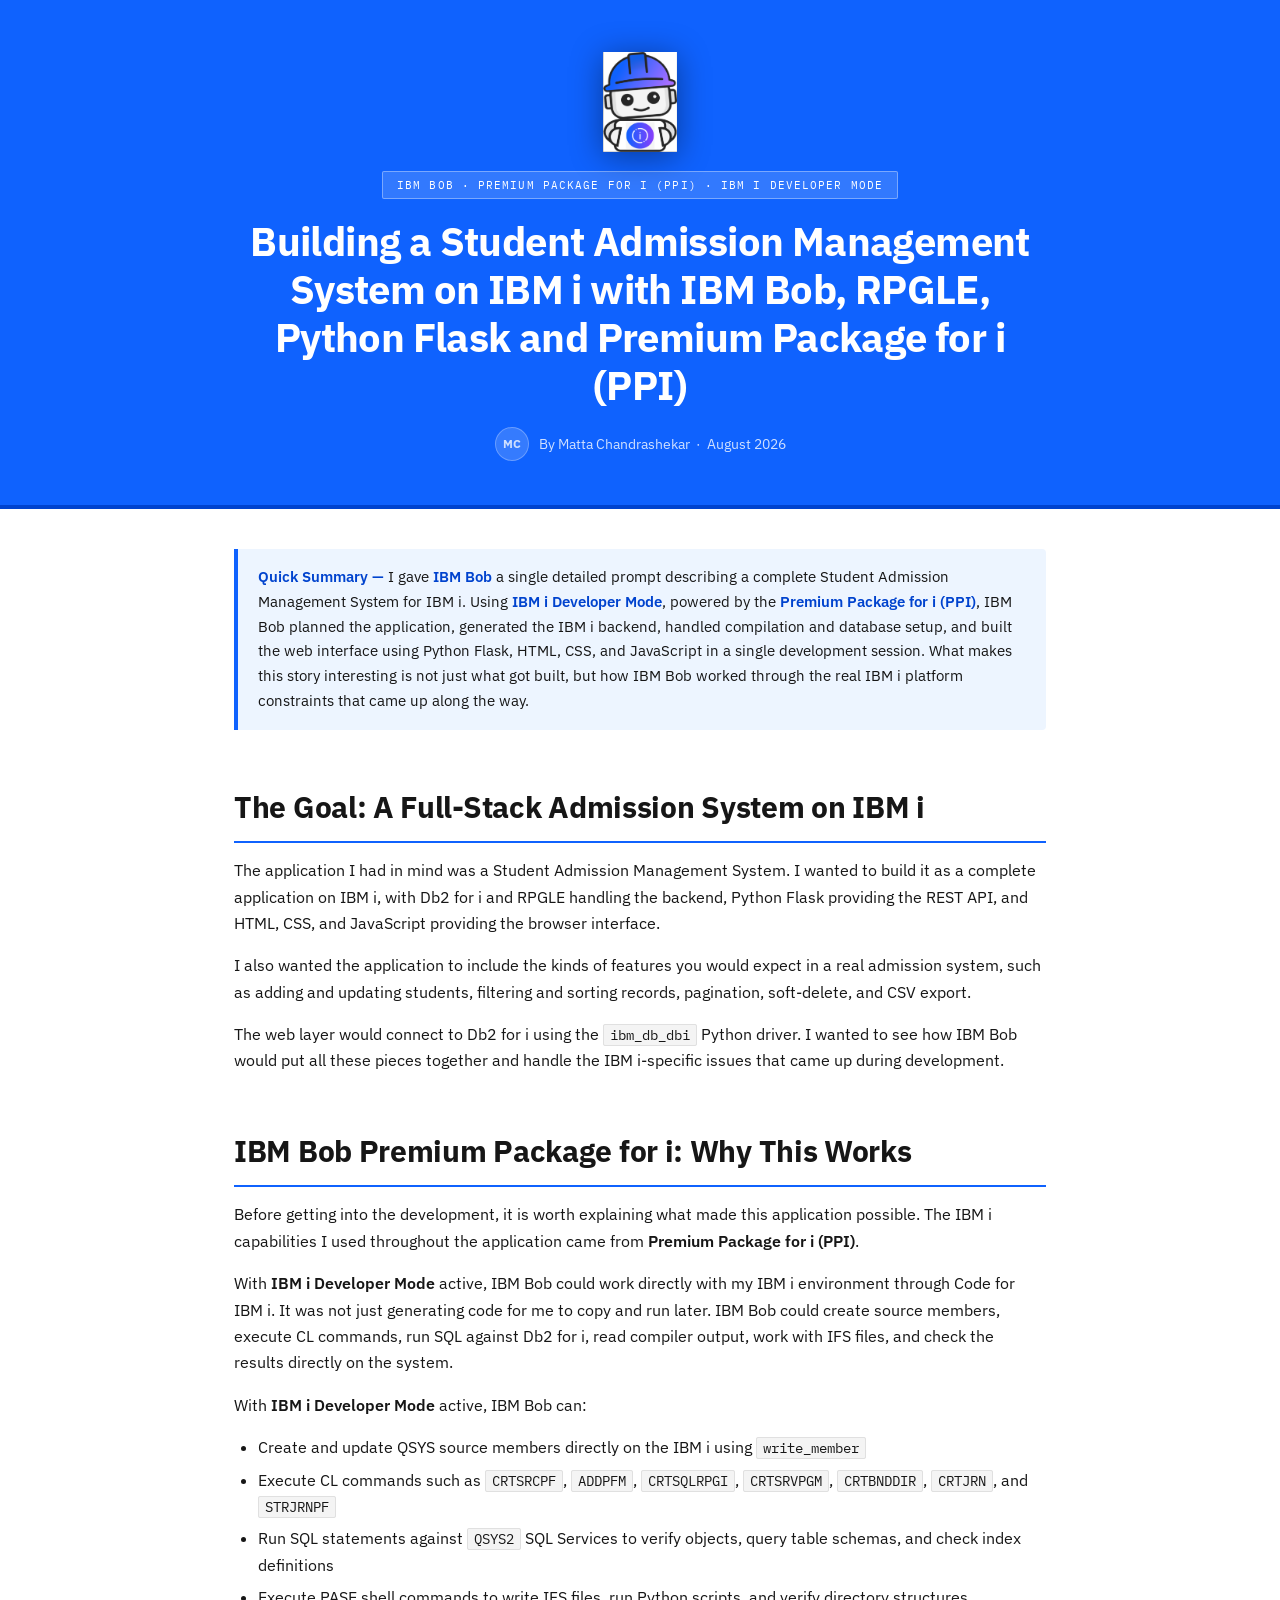
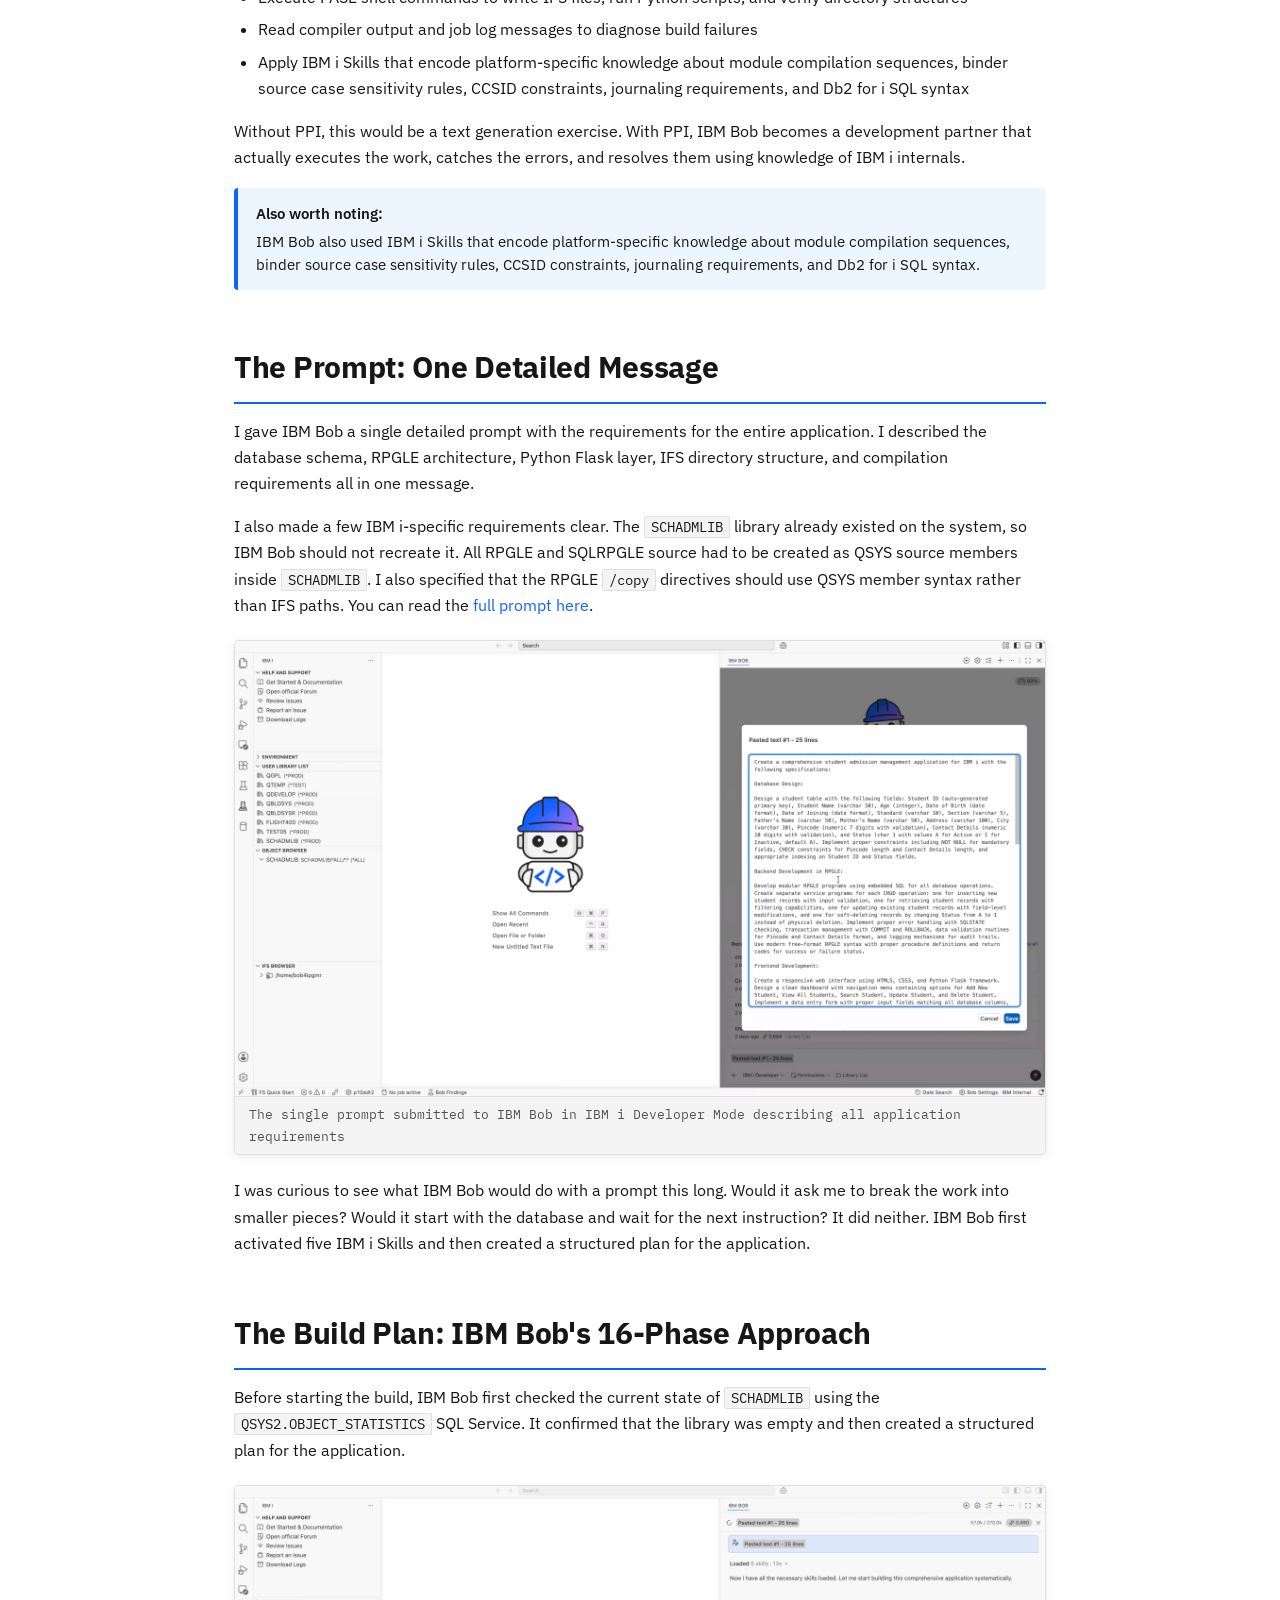
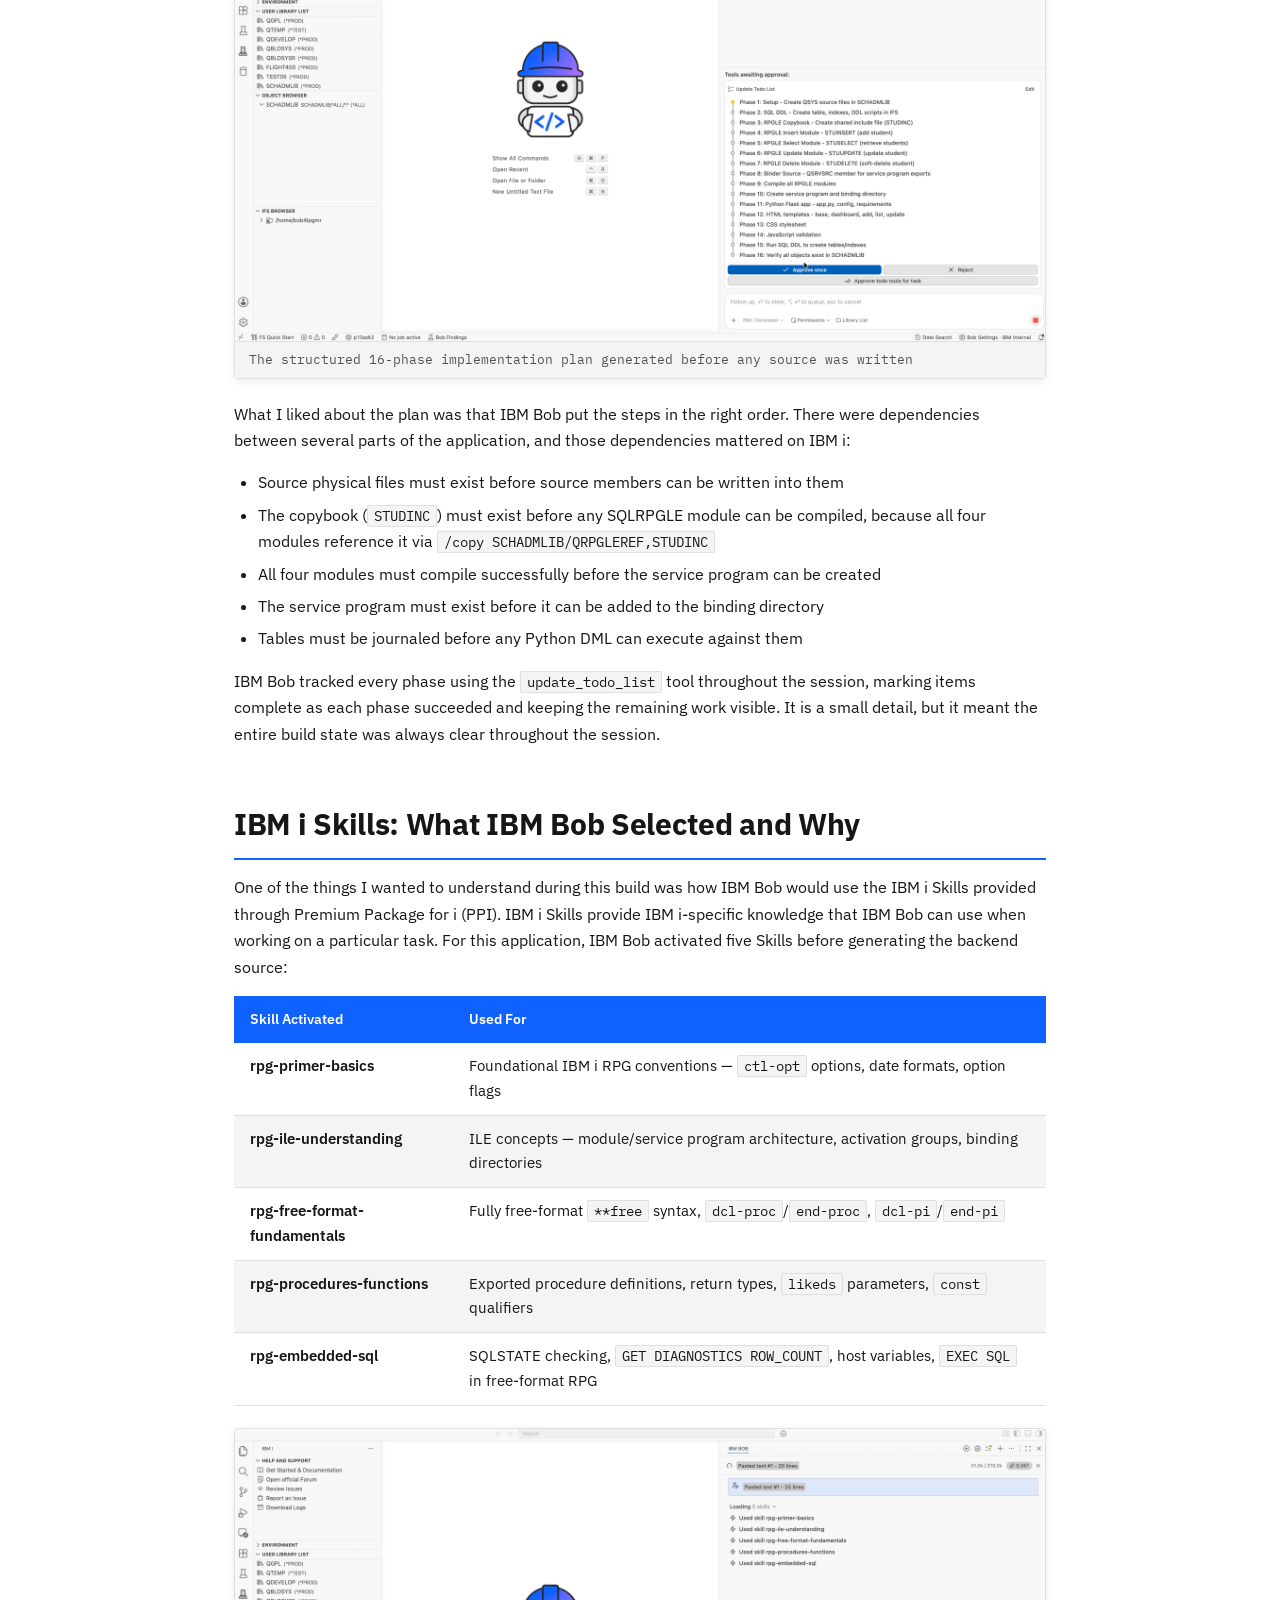
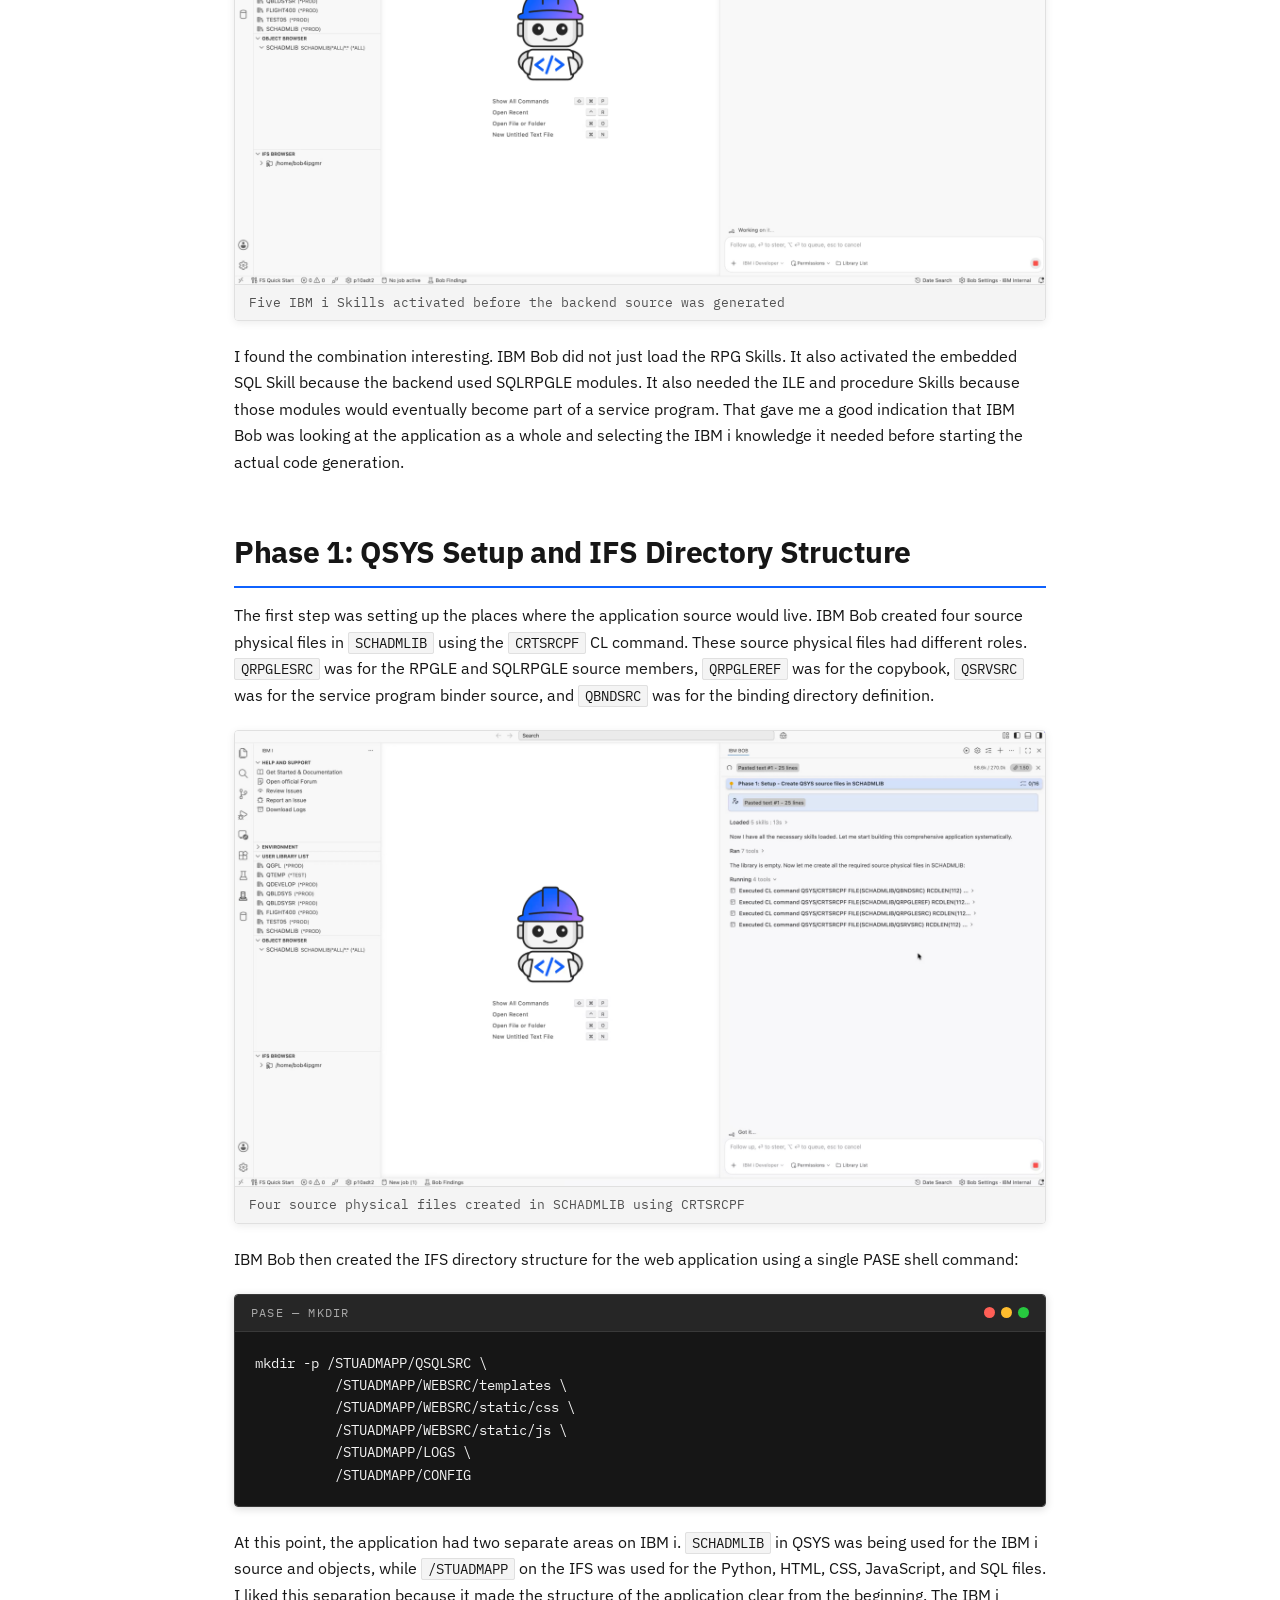
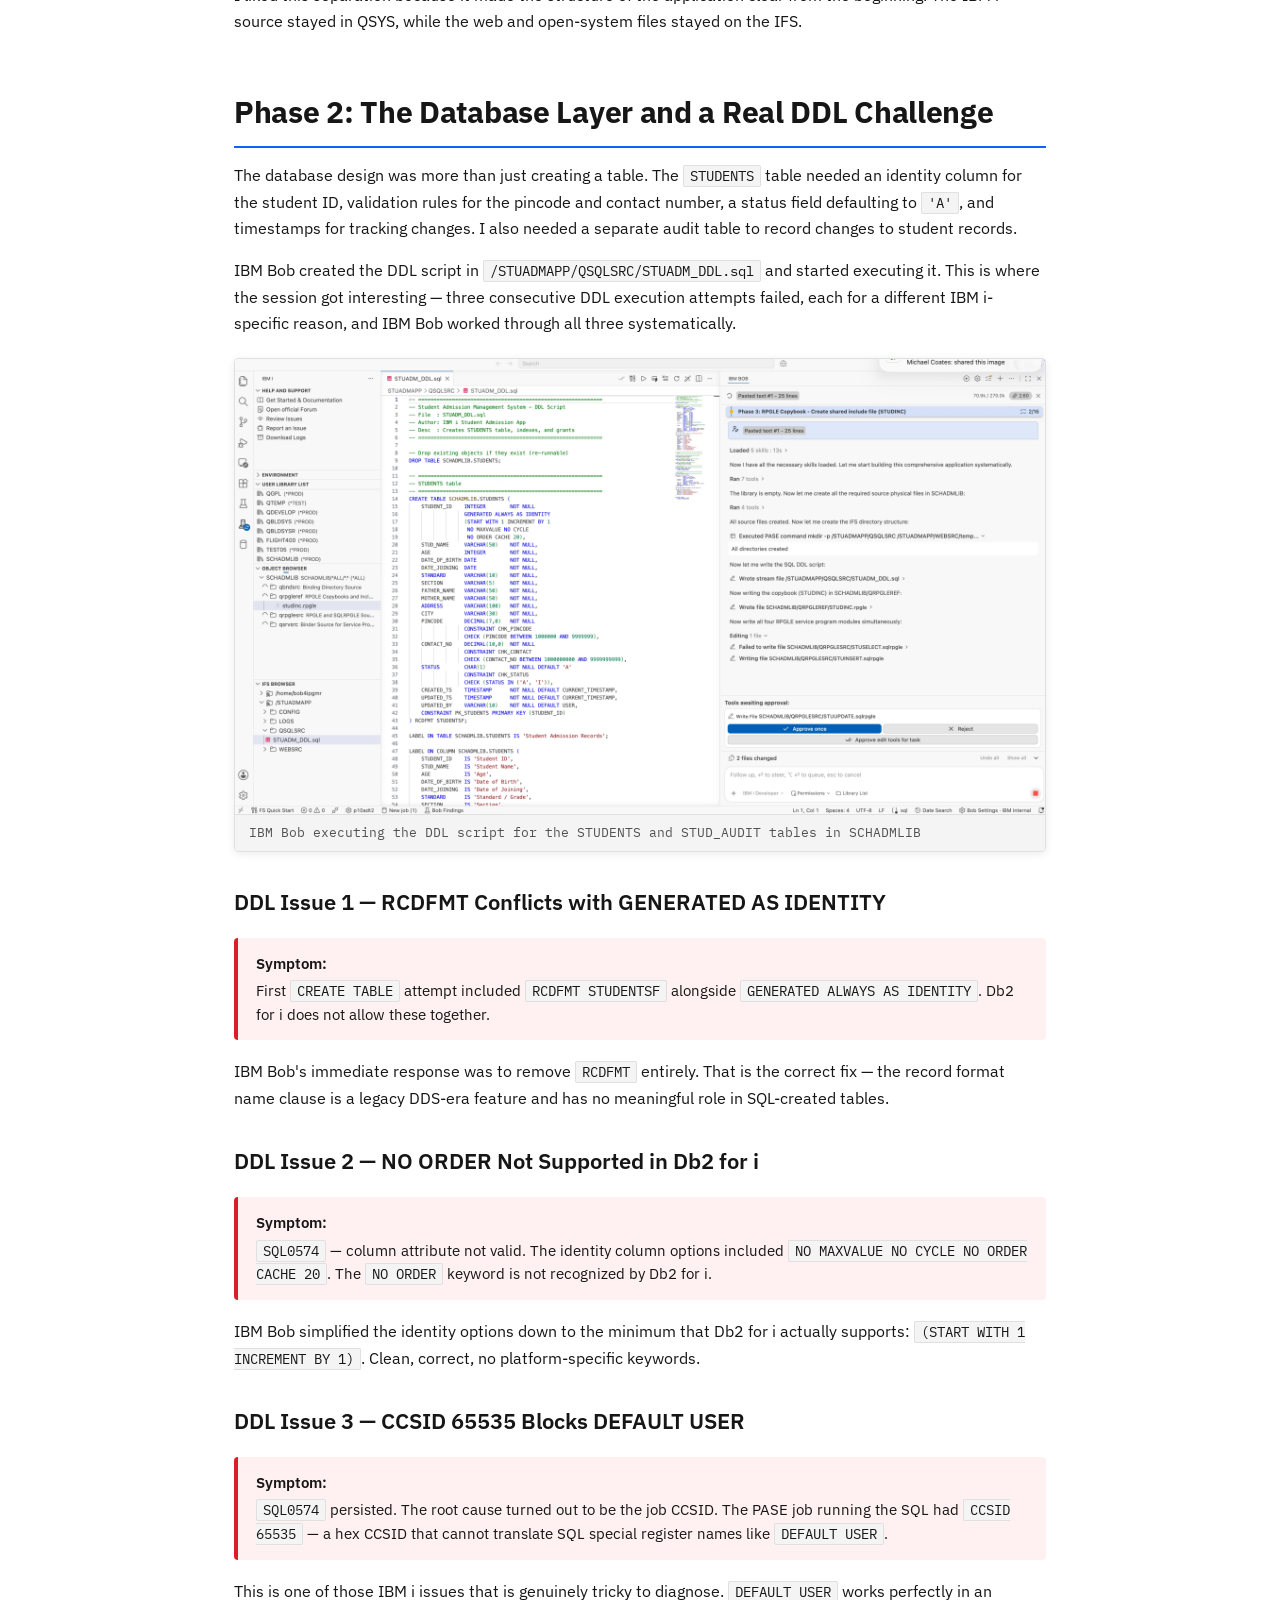
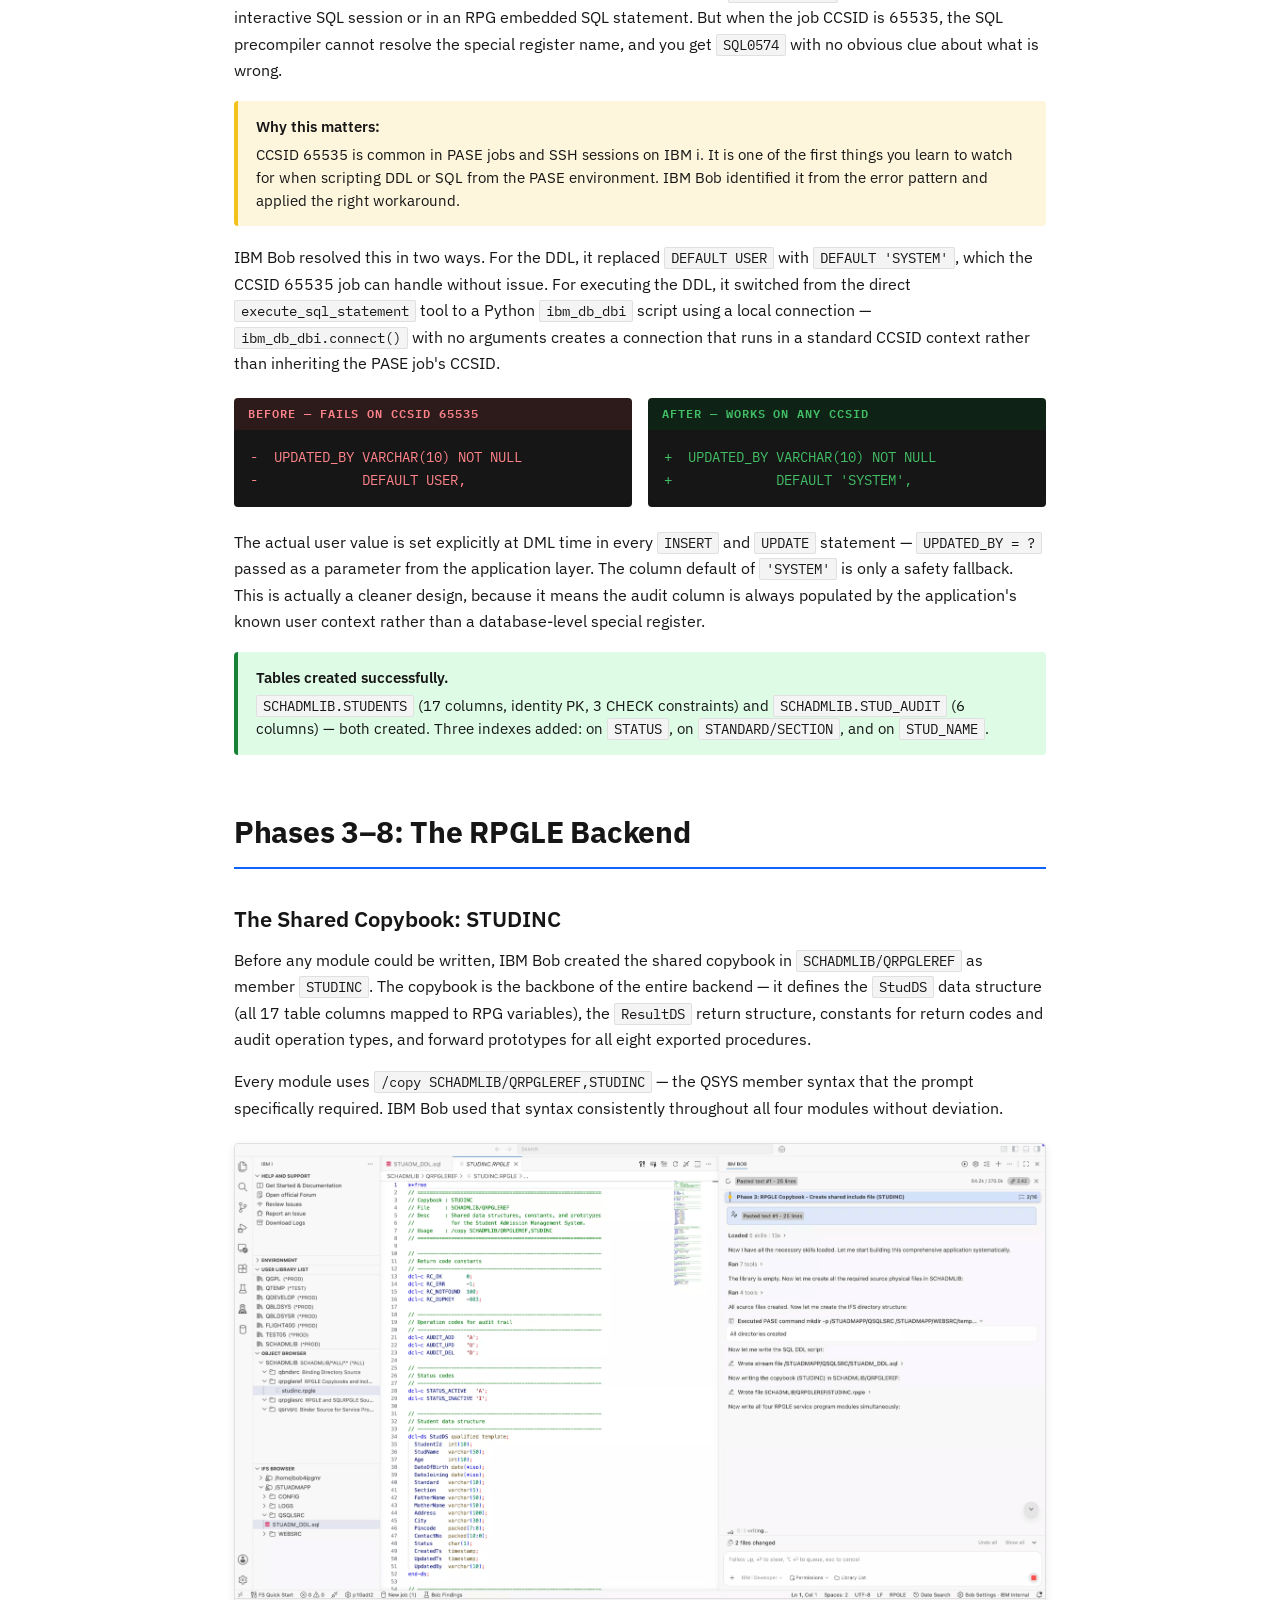
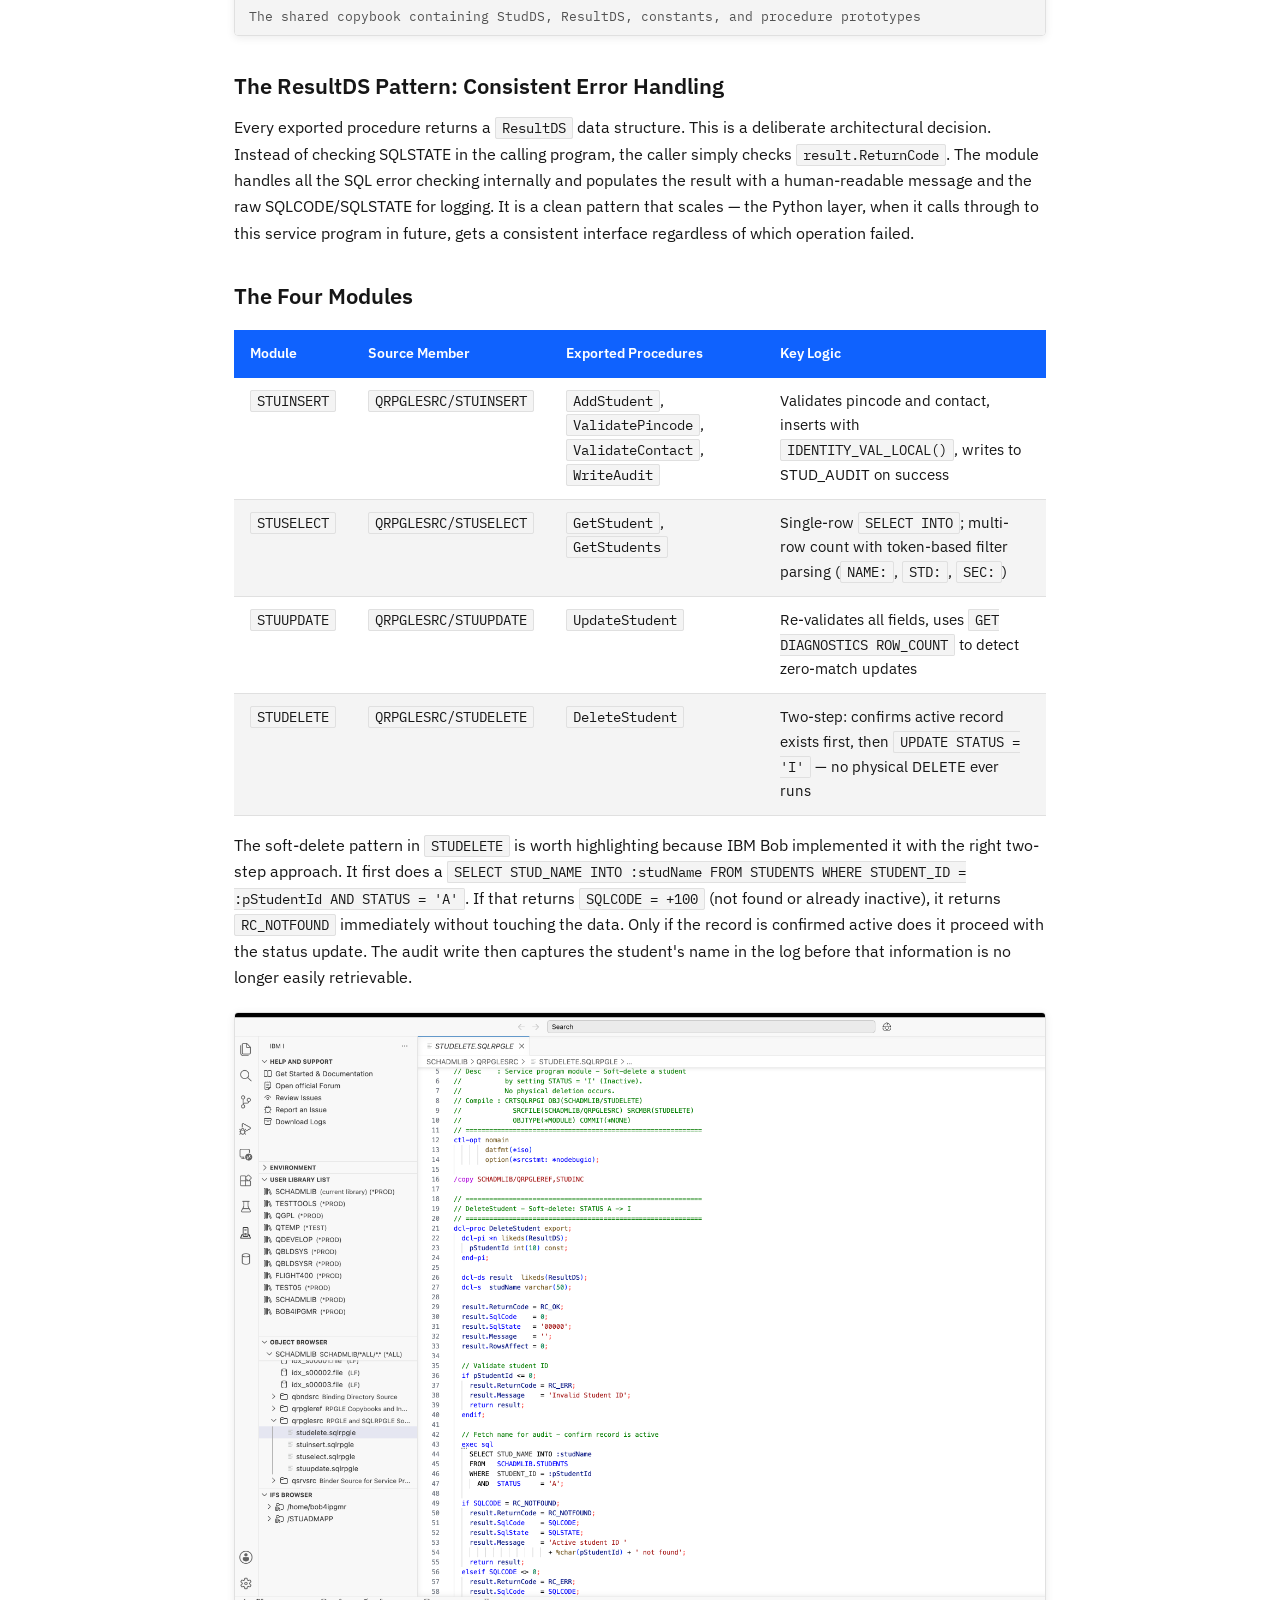
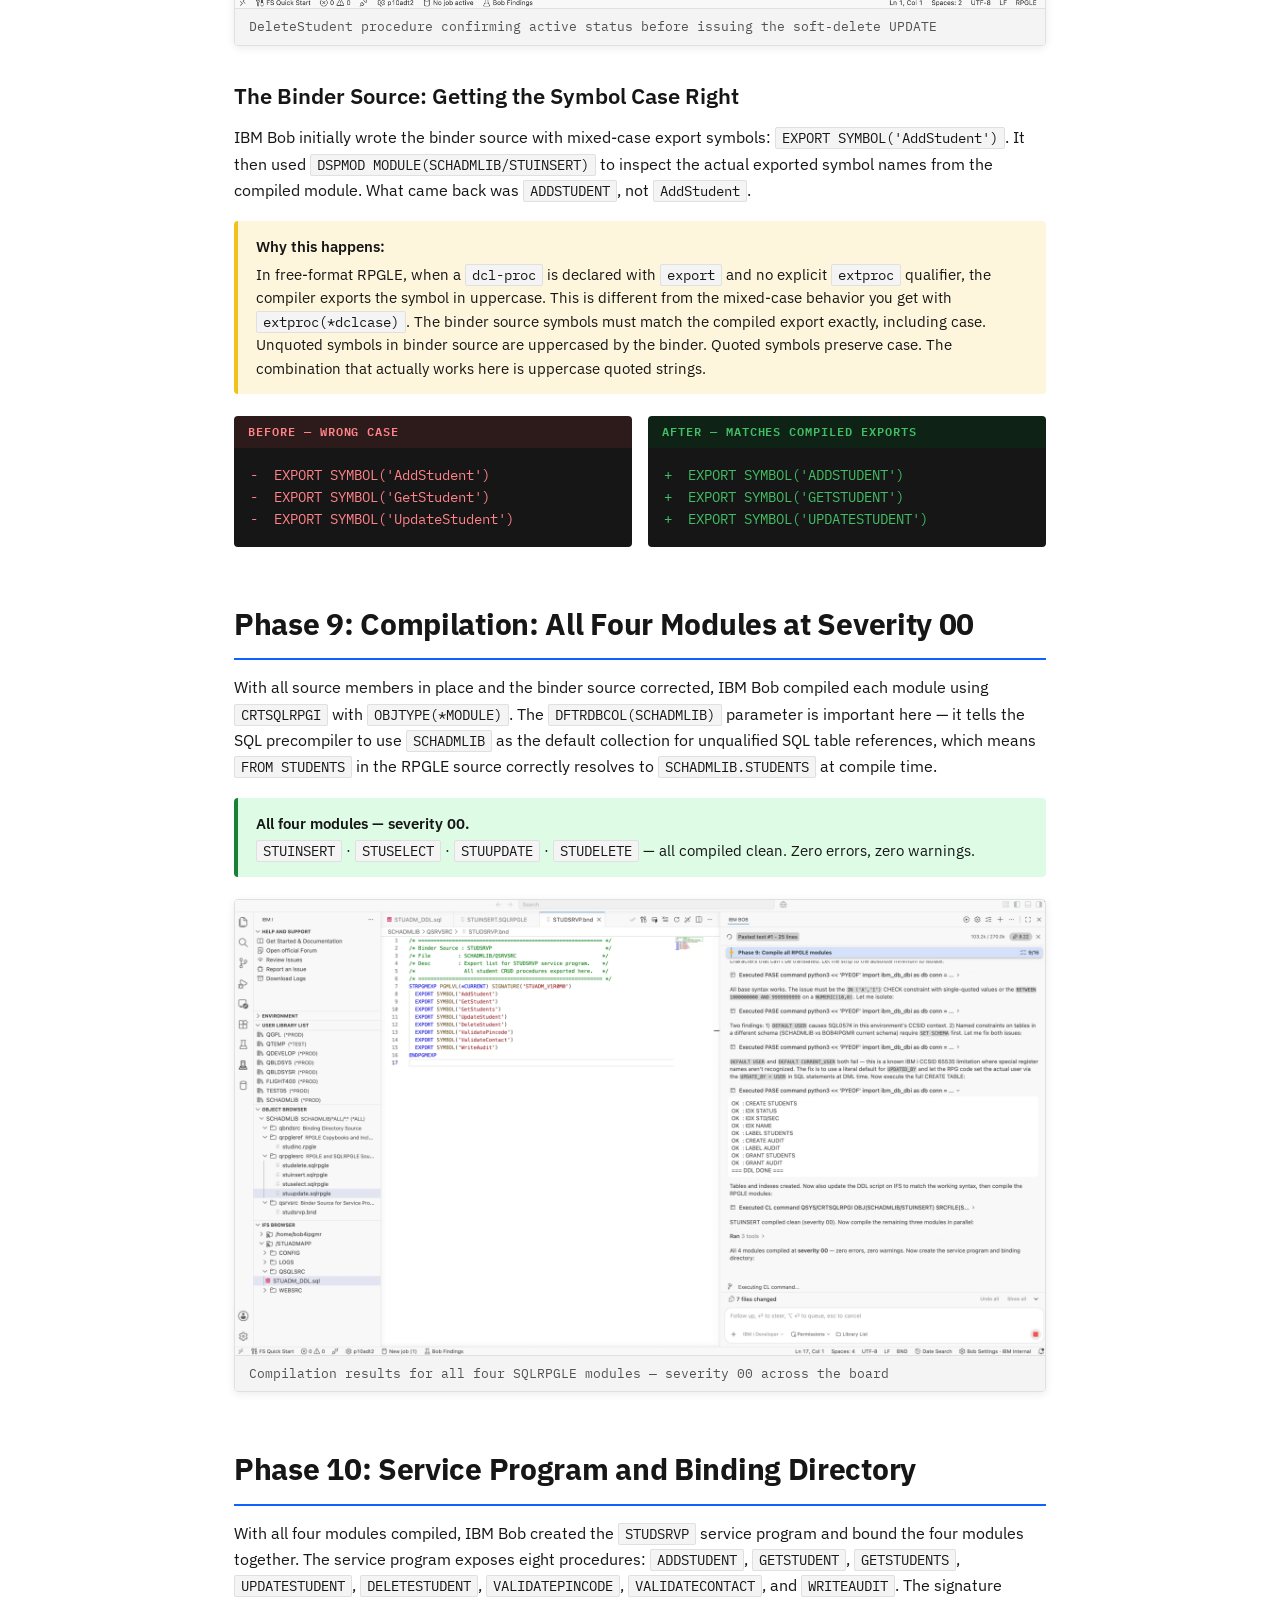
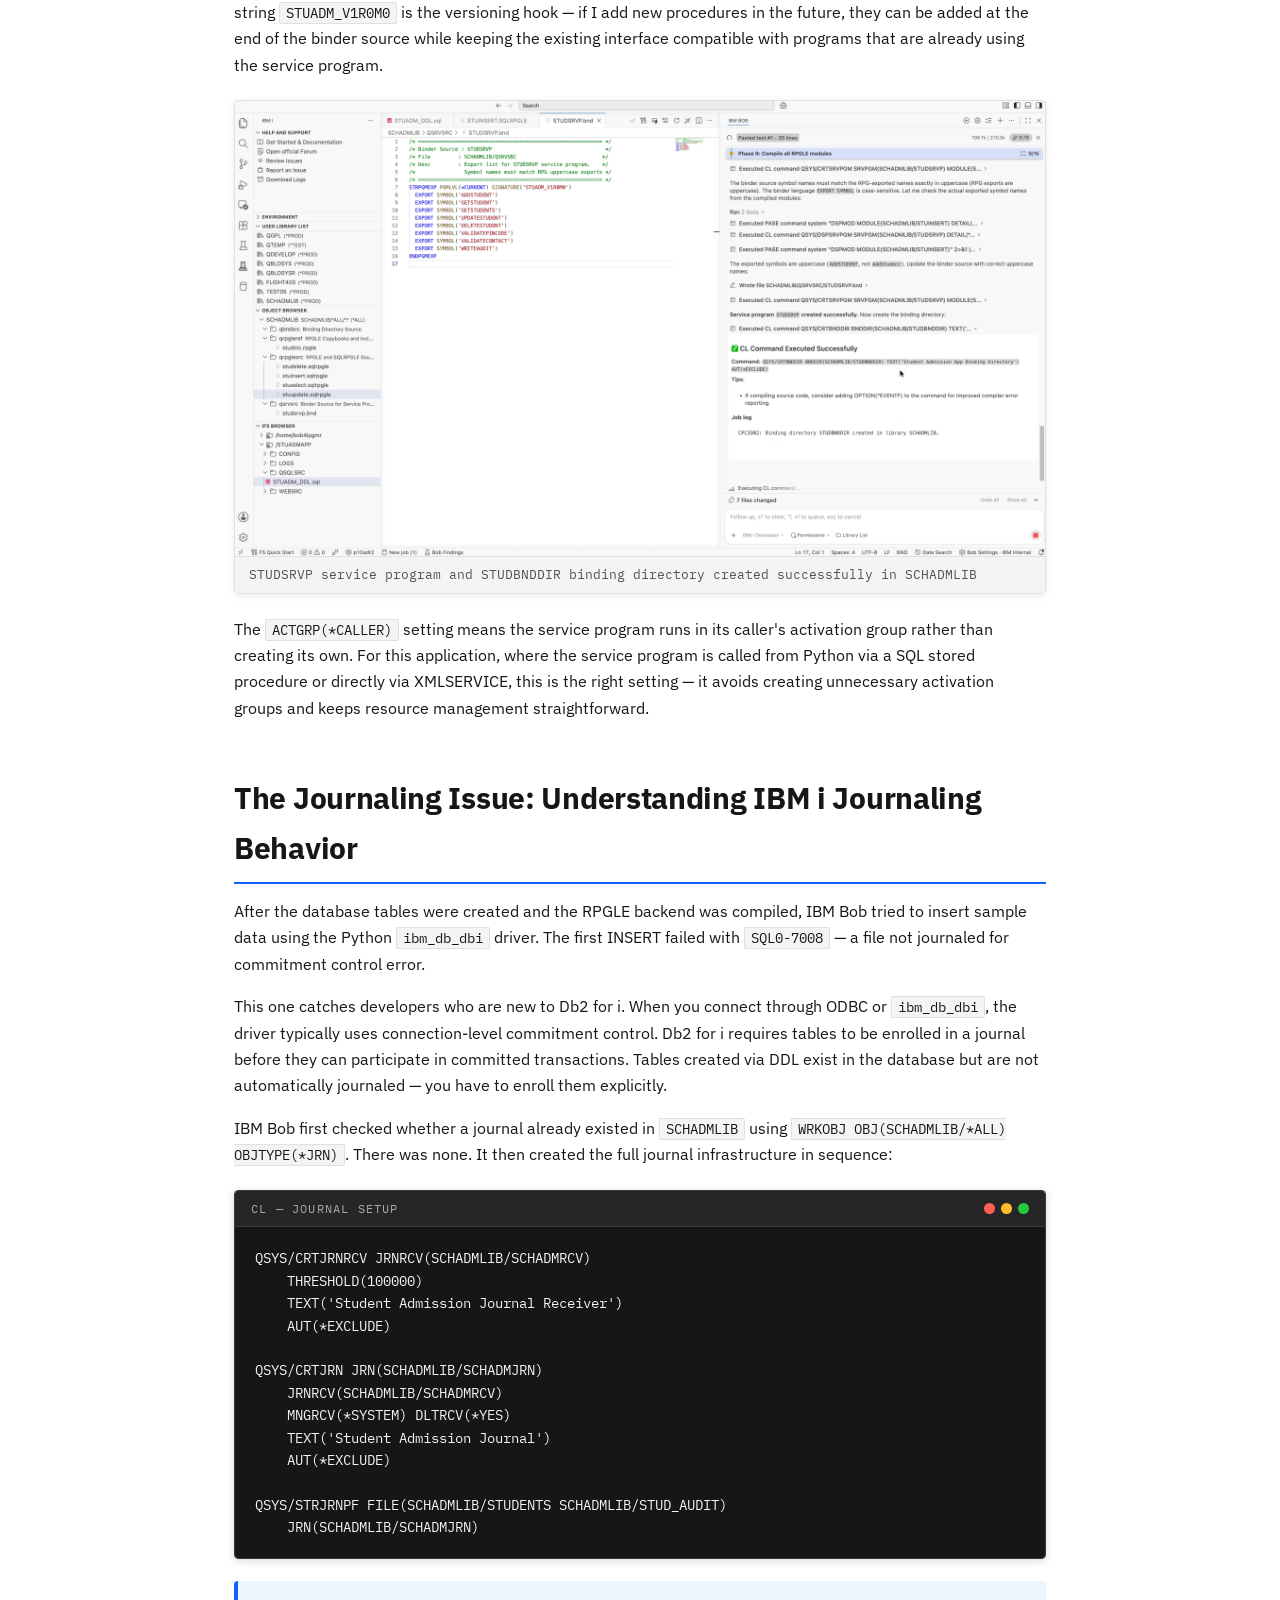
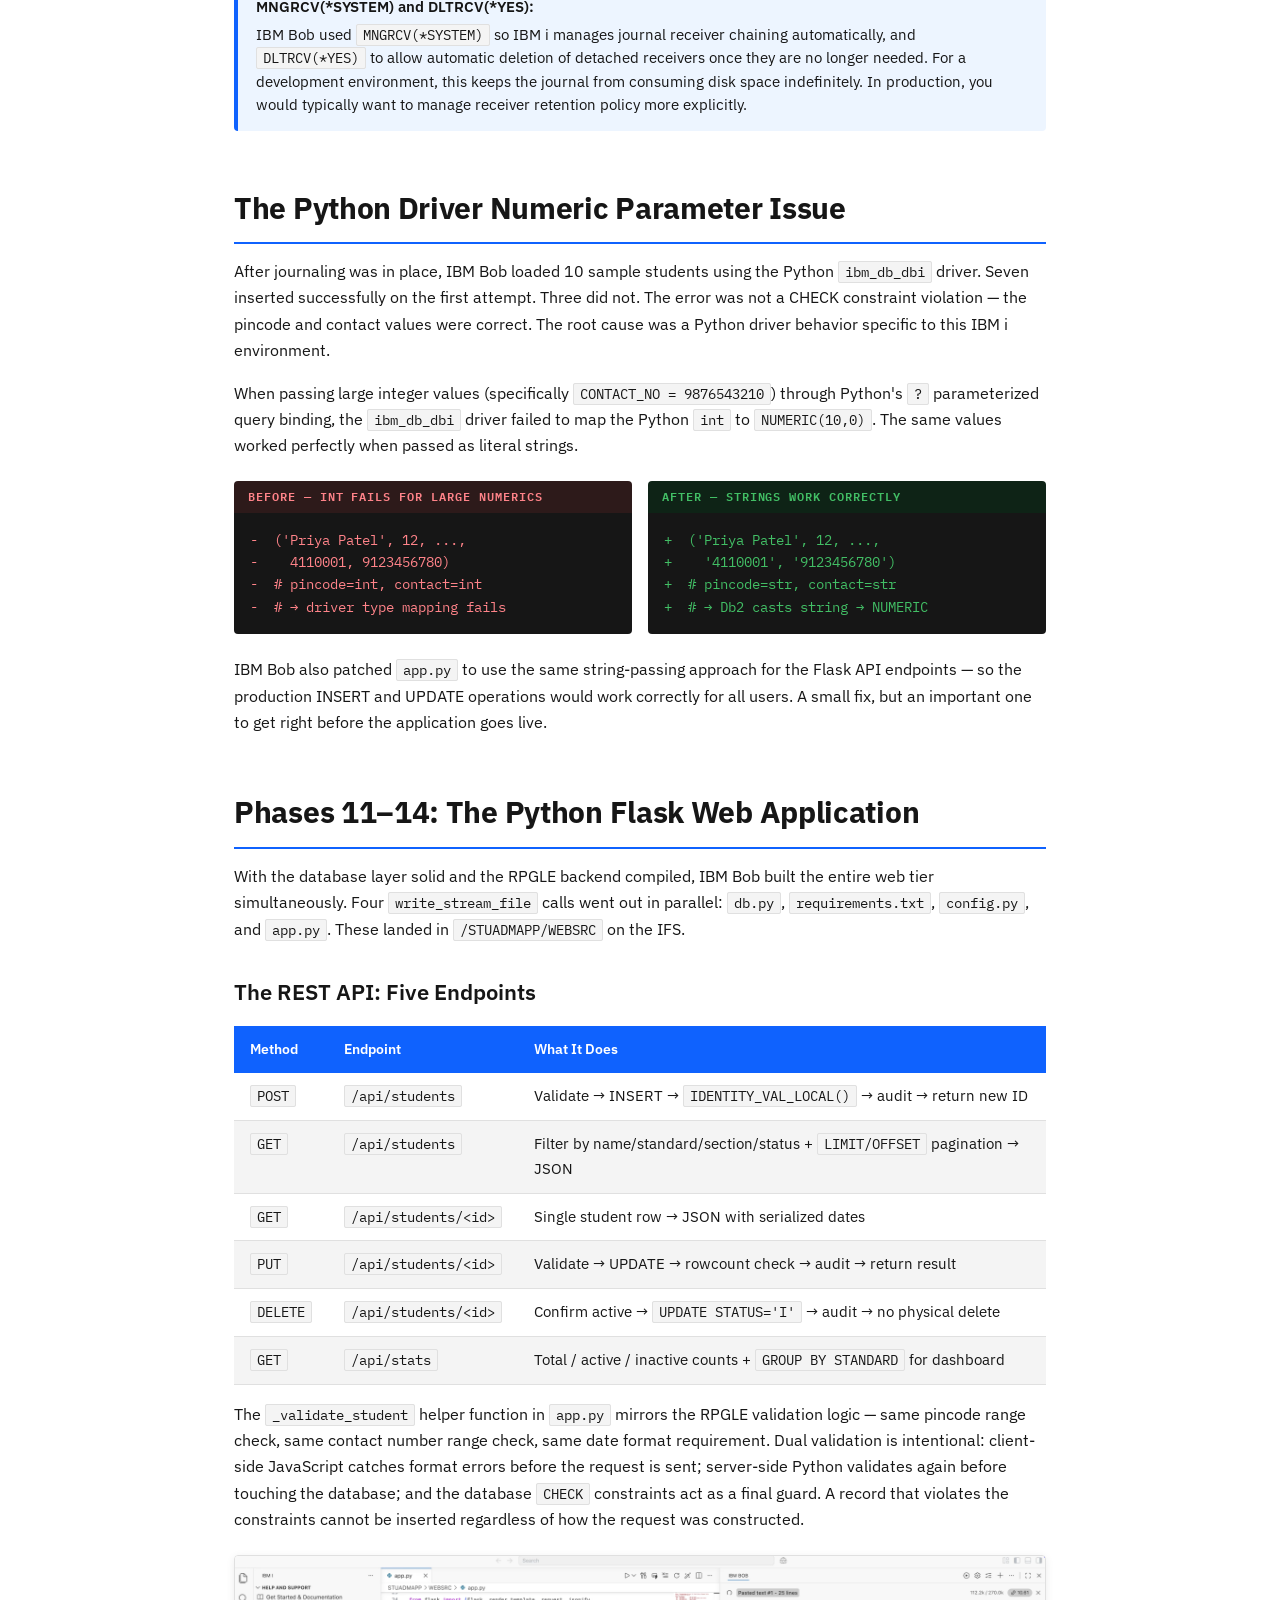
<file: docs/student-admission-bob/index.html>
<!DOCTYPE html>
<html lang="en">
<head>
  <meta charset="UTF-8" />
  <meta name="viewport" content="width=device-width, initial-scale=1.0" />
  <title>Building a Student Admission Management System on IBM i with IBM Bob, RPGLE, Python Flask and Premium Package for i (PPI)</title>
  <style>
    @import url('https://fonts.googleapis.com/css2?family=IBM+Plex+Mono:wght@400;600&family=IBM+Plex+Sans:ital,wght@0,400;0,600;0,700;1,400&display=swap');

    *, *::before, *::after { box-sizing: border-box; margin: 0; padding: 0; }

    :root {
      --ibm-blue-60:   #0f62fe;
      --ibm-blue-70:   #0043ce;
      --ibm-blue-10:   #edf5ff;
      --ibm-gray-100:  #161616;
      --ibm-gray-70:   #525252;
      --ibm-gray-20:   #e0e0e0;
      --ibm-gray-10:   #f4f4f4;
      --ibm-white:     #ffffff;
      --ibm-green-60:  #198038;
      --ibm-green-10:  #defbe6;
      --ibm-red-60:    #da1e28;
      --ibm-red-10:    #fff1f1;
      --ibm-yellow-30: #f1c21b;
      --ibm-yellow-10: #fdf6dd;

      --blue:      var(--ibm-blue-60);
      --blue-dark: var(--ibm-blue-70);
      --green:     var(--ibm-green-60);
      --red:       var(--ibm-red-60);
      --yellow:    var(--ibm-yellow-30);
      --gray-200:  var(--ibm-gray-20);
      --gray-700:  var(--ibm-gray-70);
      --gray-900:  var(--ibm-gray-100);
      --white:     var(--ibm-white);
      --term-bg:   #161616;

      --font-sans: 'IBM Plex Sans', 'Segoe UI', Arial, sans-serif;
      --font-mono: 'IBM Plex Mono', 'Courier New', monospace;
      --max-width: 860px;
      --radius:    4px;
    }

    html { scroll-behavior: smooth; }

    body {
      font-family: var(--font-sans);
      font-size: 16px;
      line-height: 1.65;
      color: var(--gray-900);
      background: var(--white);
    }

    /* ── Header ─────────────────────────────────────────────────────────── */
    .site-header {
      background: var(--ibm-blue-60);
      color: var(--white);
      padding: 52px 24px 44px;
      text-align: center;
      border-bottom: 4px solid var(--ibm-blue-70);
    }

    .bob-avatar-wrap { display: flex; justify-content: center; margin-bottom: 18px; }
    .bob-avatar-img {
      width: 100px; height: 100px;
      object-fit: contain;
      filter: drop-shadow(0 4px 16px rgba(0,0,0,.4));
    }

    .header-badge {
      display: inline-block;
      background: rgba(255,255,255,.15);
      border: 1px solid rgba(255,255,255,.35);
      border-radius: 2px;
      font-size: 11px; letter-spacing: .1em;
      text-transform: uppercase;
      padding: 4px 14px; margin-bottom: 18px;
      font-family: var(--font-mono);
    }

    .site-header h1 {
      font-size: clamp(1.625rem, 3.8vw, 2.5rem);
      font-weight: 700;
      line-height: 1.2;
      max-width: 780px;
      margin: 0 auto 16px;
      letter-spacing: -.015em;
    }

    .site-header .meta {
      display: flex; justify-content: center;
      gap: 20px; flex-wrap: wrap;
      font-size: .875rem; opacity: .75;
    }
    .site-header .meta span::before { content: '· '; }
    .site-header .meta span:first-child::before { content: ''; }

    /* ── Layout ──────────────────────────────────────────────────────────── */
    .tldr {
      background: var(--ibm-blue-10);
      border-left: 4px solid var(--blue);
      max-width: var(--max-width);
      margin: 40px auto 0;
      padding: 16px 20px;
      border-radius: 0 var(--radius) var(--radius) 0;
      font-size: .9375rem;
    }
    .tldr strong { color: var(--blue-dark); font-weight: 600; }

    .page-wrap {
      max-width: var(--max-width);
      margin: 0 auto;
      padding: 0 24px 80px;
    }

    /* ── Typography ──────────────────────────────────────────────────────── */
    h2 {
      font-size: 1.875rem;
      font-weight: 700;
      color: var(--gray-900);
      margin: 52px 0 14px;
      padding-bottom: 10px;
      border-bottom: 2px solid var(--ibm-blue-60);
      letter-spacing: -.01em;
    }

    h3 {
      font-size: 1.375rem;
      font-weight: 600;
      color: var(--gray-900);
      margin: 32px 0 10px;
    }

    h4 {
      font-size: 1.0625rem;
      font-weight: 600;
      color: var(--gray-900);
      margin: 22px 0 8px;
    }

    p { margin-bottom: 16px; font-size: 1rem; line-height: 1.65; }

    a { color: var(--blue); text-decoration: none; }
    a:hover { color: var(--blue-dark); text-decoration: underline; }
    strong { font-weight: 600; }

    ul, ol { padding-left: 24px; margin-bottom: 16px; }
    li { margin-bottom: 6px; line-height: 1.65; }

    /* ── Inline code ─────────────────────────────────────────────────────── */
    code {
      font-family: var(--font-mono);
      font-size: .875rem;
      background: var(--ibm-gray-10);
      color: var(--gray-900);
      padding: 1px 6px;
      border-radius: 2px;
      border: 1px solid var(--gray-200);
    }

    /* ── Code blocks ─────────────────────────────────────────────────────── */
    .code-block {
      margin: 22px 0;
      border-radius: var(--radius);
      overflow: hidden;
      border: 1px solid #393939;
      box-shadow: 0 2px 8px rgba(0,0,0,.15);
    }
    .code-block .code-header {
      display: flex; align-items: center;
      justify-content: space-between;
      background: #262626; padding: 8px 16px;
      border-bottom: 1px solid #393939;
    }
    .code-block .code-lang {
      font-family: var(--font-mono); font-size: .75rem;
      color: #a8a8a8; text-transform: uppercase; letter-spacing: .1em;
    }
    .code-block .code-dots { display: flex; gap: 6px; }
    .code-block .code-dots span { width: 11px; height: 11px; border-radius: 50%; }
    .code-block .code-dots span:nth-child(1) { background: #ff5f56; }
    .code-block .code-dots span:nth-child(2) { background: #ffbd2e; }
    .code-block .code-dots span:nth-child(3) { background: #27c93f; }
    .code-block pre {
      background: var(--term-bg); color: #f4f4f4;
      padding: 20px; overflow-x: auto;
      font-family: var(--font-mono); font-size: .875rem;
      line-height: 1.6; margin: 0;
    }

    /* ── Screenshot placeholder ──────────────────────────────────────────── */
    .screenshot-wrap {
      margin: 22px 0; border-radius: var(--radius);
      overflow: hidden;
      border: 1px solid var(--gray-200);
      box-shadow: 0 2px 8px rgba(0,0,0,.08);
    }
    .screenshot-wrap img { width: 100%; display: block; }
    .screenshot-wrap figcaption {
      background: var(--ibm-gray-10);
      border-top: 1px solid var(--gray-200);
      padding: 7px 14px;
      font-size: .8125rem; color: var(--gray-700);
      font-family: var(--font-mono);
    }
    .screenshot-placeholder {
      background: #1a1a1a;
      border: 2px dashed #393939;
      border-radius: var(--radius);
      margin: 22px 0;
      padding: 28px 20px;
      text-align: center;
      font-family: var(--font-mono);
      font-size: .8125rem;
      color: #6e6e6e;
    }
    .screenshot-placeholder span { display: block; color: #a8a8a8; margin-bottom: 4px; }

    /* ── Diff / before-after ─────────────────────────────────────────────── */
    .diff-wrap {
      display: grid; grid-template-columns: 1fr 1fr;
      gap: 16px; margin: 22px 0;
    }
    @media (max-width: 640px) { .diff-wrap { grid-template-columns: 1fr; } }
    .diff-pane { border-radius: var(--radius); overflow: hidden; }
    .diff-pane .diff-label {
      display: flex; align-items: center; gap: 8px;
      padding: 6px 14px; font-size: .75rem; font-weight: 600;
      font-family: var(--font-mono); text-transform: uppercase; letter-spacing: .08em;
    }
    .diff-pane.before .diff-label { background: #2d1a1a; color: #ff8389; }
    .diff-pane.after  .diff-label { background: #0e2316; color: #42be65; }
    .diff-pane pre {
      background: var(--term-bg); color: #f4f4f4;
      padding: 16px; font-family: var(--font-mono);
      font-size: .875rem; line-height: 1.6; margin: 0; overflow-x: auto;
    }
    .diff-pane.before pre .diff-line { color: #ff8389; }
    .diff-pane.after  pre .diff-line { color: #42be65; }

    /* ── Tables ──────────────────────────────────────────────────────────── */
    .table-wrap { overflow-x: auto; margin: 16px 0; }
    table { width: 100%; border-collapse: collapse; font-size: .9375rem; }
    thead tr { background: var(--ibm-blue-60); color: var(--white); }
    thead th { padding: 12px 16px; text-align: left; font-weight: 600; font-size: .875rem; }
    tbody tr { border-bottom: 1px solid var(--gray-200); }
    tbody tr:nth-child(even) { background: var(--ibm-gray-10); }
    tbody tr:hover { background: var(--ibm-blue-10); }
    tbody td { padding: 11px 16px; font-size: .9375rem; vertical-align: top; }

    /* ── Callouts ────────────────────────────────────────────────────────── */
    .callout {
      border-radius: var(--radius); padding: 14px 18px;
      margin: 18px 0; font-size: .9375rem; line-height: 1.55;
    }
    .callout.info    { background: var(--ibm-blue-10);   border-left: 4px solid var(--blue); }
    .callout.warn    { background: var(--ibm-yellow-10); border-left: 4px solid var(--yellow); }
    .callout.success { background: var(--ibm-green-10);  border-left: 4px solid var(--green); }
    .callout.error   { background: var(--ibm-red-10);    border-left: 4px solid var(--red); }
    .callout .callout-label  { display: block; margin-bottom: 4px; font-weight: 600; color: var(--gray-900); }
    .callout strong  { font-weight: 600; color: var(--gray-900); }

    /* ── Blockquote ──────────────────────────────────────────────────────── */
    blockquote {
      border-left: 4px solid var(--blue);
      margin: 18px 0; padding: 12px 20px;
      background: var(--ibm-gray-10);
      border-radius: 0 var(--radius) var(--radius) 0;
      font-style: italic; color: var(--gray-700); font-size: .9375rem;
    }
    blockquote p { margin: 0; }

    /* ── Video embed ─────────────────────────────────────────────────────── */
    .video-wrap {
      margin: 22px 0;
      border-radius: var(--radius);
      overflow: hidden;
      border: 1px solid var(--gray-200);
      box-shadow: 0 2px 8px rgba(0,0,0,.08);
      position: relative;
      padding-bottom: 56.25%;
      height: 0;
    }
    .video-wrap iframe {
      position: absolute;
      top: 0; left: 0;
      width: 100%; height: 100%;
      border: 0;
    }

    /* ── Footer ──────────────────────────────────────────────────────────── */
    .site-footer {
      background: #161616; color: #a8a8a8;
      text-align: center; padding: 32px 24px;
      font-size: .875rem; font-family: var(--font-mono);
      border-top: 4px solid var(--blue);
    }
    .site-footer .tags { margin-top: 12px; }
    .site-footer .tags span {
      display: inline-block; background: #262626;
      border: 1px solid #393939; border-radius: 2px;
      padding: 3px 10px; margin: 3px; font-size: .75rem; color: #a8a8a8;
    }
    .author-byline {
      display: flex; align-items: center; gap: 10px;
      justify-content: center; margin-top: 18px;
      font-size: .875rem; opacity: .8;
    }
    .author-byline .author-avatar {
      width: 34px; height: 34px; border-radius: 50%;
      background: rgba(255,255,255,.2);
      border: 1px solid rgba(255,255,255,.35);
      display: flex; align-items: center; justify-content: center;
      font-size: .75rem; font-weight: 700; color: #fff;
      flex-shrink: 0;
    }
    .made-with {
      margin-top: 22px; padding-top: 14px;
      border-top: 1px solid #393939;
      font-size: .75rem; color: #525252;
    }

    @media (max-width: 600px) {
      .site-header { padding: 36px 16px 28px; }
      h2 { font-size: 1.5rem; }
      h3 { font-size: 1.25rem; }
      .page-wrap { padding: 0 16px 60px; }
    }
  </style>
</head>
<body>

<!-- ═══════════════════════════════════════════════════════════════════════ -->
<!-- HEADER                                                                  -->
<!-- ═══════════════════════════════════════════════════════════════════════ -->
<header class="site-header">
  <div class="bob-avatar-wrap">
    <img src="../images/Bob.png" alt="IBM Bob" class="bob-avatar-img" />
  </div>
  <div class="header-badge">IBM Bob · Premium Package for i (PPI) · IBM i Developer Mode</div>
  <h1>Building a Student Admission Management System on IBM i with IBM Bob, RPGLE, Python Flask and Premium Package for i (PPI)</h1>
  <div class="author-byline">
    <div class="author-avatar">MC</div>
    <span>By Matta Chandrashekar &nbsp;·&nbsp; August 2026</span>
  </div>
</header>

<!-- ═══════════════════════════════════════════════════════════════════════ -->
<!-- PAGE BODY                                                               -->
<!-- ═══════════════════════════════════════════════════════════════════════ -->
<div class="page-wrap">

  <div class="tldr">
    <strong>Quick Summary —</strong> I gave <strong>IBM Bob</strong> a single detailed prompt describing a complete Student Admission Management System for IBM i. Using <strong>IBM i Developer Mode</strong>, powered by the <strong>Premium Package for i (PPI)</strong>, IBM Bob planned the application, generated the IBM i backend, handled compilation and database setup, and built the web interface using Python Flask, HTML, CSS, and JavaScript in a single development session. What makes this story interesting is not just what got built, but how IBM Bob worked through the real IBM i platform constraints that came up along the way.
  </div>

  <!-- ─────────────────────────────────────────────────────────────────── -->
  <h2 id="usecase">The Goal: A Full-Stack Admission System on IBM i</h2>

  <p>
    The application I had in mind was a Student Admission Management System. I wanted to build it as a complete application on IBM i, with Db2 for i and RPGLE handling the backend, Python Flask providing the REST API, and HTML, CSS, and JavaScript providing the browser interface.
  </p>

  <p>
    I also wanted the application to include the kinds of features you would expect in a real admission system, such as adding and updating students, filtering and sorting records, pagination, soft-delete, and CSV export.
  </p>

  <p>
    The web layer would connect to Db2 for i using the <code>ibm_db_dbi</code> Python driver. I wanted to see how IBM Bob would put all these pieces together and handle the IBM i-specific issues that came up during development.
  </p>

  <!-- ─────────────────────────────────────────────────────────────────── -->
  <h2 id="ppi">IBM Bob Premium Package for i: Why This Works</h2>

  <p>
    Before getting into the development, it is worth explaining what made this application possible. The IBM i capabilities I used throughout the application came from <strong>Premium Package for i (PPI)</strong>.
  </p>

  <p>
    With <strong>IBM i Developer Mode</strong> active, IBM Bob could work directly with my IBM i environment through Code for IBM i. It was not just generating code for me to copy and run later. IBM Bob could create source members, execute CL commands, run SQL against Db2 for i, read compiler output, work with IFS files, and check the results directly on the system.
  </p>

  <p>With <strong>IBM i Developer Mode</strong> active, IBM Bob can:</p>

  <ul>
    <li>Create and update QSYS source members directly on the IBM i using <code>write_member</code></li>
    <li>Execute CL commands such as <code>CRTSRCPF</code>, <code>ADDPFM</code>, <code>CRTSQLRPGI</code>, <code>CRTSRVPGM</code>, <code>CRTBNDDIR</code>, <code>CRTJRN</code>, and <code>STRJRNPF</code></li>
    <li>Run SQL statements against <code>QSYS2</code> SQL Services to verify objects, query table schemas, and check index definitions</li>
    <li>Execute PASE shell commands to write IFS files, run Python scripts, and verify directory structures</li>
    <li>Read compiler output and job log messages to diagnose build failures</li>
    <li>Apply IBM i Skills that encode platform-specific knowledge about module compilation sequences, binder source case sensitivity rules, CCSID constraints, journaling requirements, and Db2 for i SQL syntax</li>
  </ul>

  <p>
    Without PPI, this would be a text generation exercise. With PPI, IBM Bob becomes a development partner that actually executes the work, catches the errors, and resolves them using knowledge of IBM i internals.
  </p>

  <div class="callout info">
    <span class="callout-label">Also worth noting:</span>
    IBM Bob also used IBM i Skills that encode platform-specific knowledge about module compilation sequences, binder source case sensitivity rules, CCSID constraints, journaling requirements, and Db2 for i SQL syntax.
  </div>

  <!-- ─────────────────────────────────────────────────────────────────── -->
  <h2 id="prompt">The Prompt: One Detailed Message</h2>

  <p>
    I gave IBM Bob a single detailed prompt with the requirements for the entire application. I described the database schema, RPGLE architecture, Python Flask layer, IFS directory structure, and compilation requirements all in one message.
  </p>

  <p>
    I also made a few IBM i-specific requirements clear. The <code>SCHADMLIB</code> library already existed on the system, so IBM Bob should not recreate it. All RPGLE and SQLRPGLE source had to be created as QSYS source members inside <code>SCHADMLIB</code>. I also specified that the RPGLE <code>/copy</code> directives should use QSYS member syntax rather than IFS paths. You can read the <a href="prompt.md" target="_blank" rel="noopener">full prompt here</a>.
  </p>

  <figure class="screenshot-wrap">
    <img src="images/The Prompt.png" alt="The full prompt submitted to IBM Bob in IBM i Developer Mode" />
    <figcaption>The single prompt submitted to IBM Bob in IBM i Developer Mode describing all application requirements</figcaption>
  </figure>

  <p>
    I was curious to see what IBM Bob would do with a prompt this long. Would it ask me to break the work into smaller pieces? Would it start with the database and wait for the next instruction? It did neither. IBM Bob first activated five IBM i Skills and then created a structured plan for the application.
  </p>

  <!-- ─────────────────────────────────────────────────────────────────── -->
  <h2 id="plan">The Build Plan: IBM Bob's 16-Phase Approach</h2>

  <p>
    Before starting the build, IBM Bob first checked the current state of <code>SCHADMLIB</code> using the <code>QSYS2.OBJECT_STATISTICS</code> SQL Service. It confirmed that the library was empty and then created a structured plan for the application.
  </p>

  <figure class="screenshot-wrap">
    <img src="images/IBM Bob's 16-Phase.png" alt="IBM Bob's 16-phase todo list in IBM i Developer Mode" />
    <figcaption>The structured 16-phase implementation plan generated before any source was written</figcaption>
  </figure>

  <p>What I liked about the plan was that IBM Bob put the steps in the right order. There were dependencies between several parts of the application, and those dependencies mattered on IBM i:</p>

  <ul>
    <li>Source physical files must exist before source members can be written into them</li>
    <li>The copybook (<code>STUDINC</code>) must exist before any SQLRPGLE module can be compiled, because all four modules reference it via <code>/copy SCHADMLIB/QRPGLEREF,STUDINC</code></li>
    <li>All four modules must compile successfully before the service program can be created</li>
    <li>The service program must exist before it can be added to the binding directory</li>
    <li>Tables must be journaled before any Python DML can execute against them</li>
  </ul>

  <p>
    IBM Bob tracked every phase using the <code>update_todo_list</code> tool throughout the session, marking items complete as each phase succeeded and keeping the remaining work visible. It is a small detail, but it meant the entire build state was always clear throughout the session.
  </p>

  <!-- ─────────────────────────────────────────────────────────────────── -->
  <h2 id="skills">IBM i Skills: What IBM Bob Selected and Why</h2>

  <p>
    One of the things I wanted to understand during this build was how IBM Bob would use the IBM i Skills provided through Premium Package for i (PPI). IBM i Skills provide IBM i-specific knowledge that IBM Bob can use when working on a particular task. For this application, IBM Bob activated five Skills before generating the backend source:
  </p>

  <div class="table-wrap">
    <table>
      <thead><tr><th>Skill Activated</th><th>Used For</th></tr></thead>
      <tbody>
        <tr>
          <td><strong>rpg-primer-basics</strong></td>
          <td>Foundational IBM i RPG conventions — <code>ctl-opt</code> options, date formats, option flags</td>
        </tr>
        <tr>
          <td><strong>rpg-ile-understanding</strong></td>
          <td>ILE concepts — module/service program architecture, activation groups, binding directories</td>
        </tr>
        <tr>
          <td><strong>rpg-free-format-fundamentals</strong></td>
          <td>Fully free-format <code>**free</code> syntax, <code>dcl-proc</code>/<code>end-proc</code>, <code>dcl-pi</code>/<code>end-pi</code></td>
        </tr>
        <tr>
          <td><strong>rpg-procedures-functions</strong></td>
          <td>Exported procedure definitions, return types, <code>likeds</code> parameters, <code>const</code> qualifiers</td>
        </tr>
        <tr>
          <td><strong>rpg-embedded-sql</strong></td>
          <td>SQLSTATE checking, <code>GET DIAGNOSTICS ROW_COUNT</code>, host variables, <code>EXEC SQL</code> in free-format RPG</td>
        </tr>
      </tbody>
    </table>
  </div>

  <figure class="screenshot-wrap">
    <img src="images/IBM i Skills.png" alt="IBM Bob activating five IBM i Skills at the start of the session" />
    <figcaption>Five IBM i Skills activated before the backend source was generated</figcaption>
  </figure>

  <p>
    I found the combination interesting. IBM Bob did not just load the RPG Skills. It also activated the embedded SQL Skill because the backend used SQLRPGLE modules. It also needed the ILE and procedure Skills because those modules would eventually become part of a service program. That gave me a good indication that IBM Bob was looking at the application as a whole and selecting the IBM i knowledge it needed before starting the actual code generation.
  </p>

  <!-- ─────────────────────────────────────────────────────────────────── -->
  <h2 id="setup">Phase 1: QSYS Setup and IFS Directory Structure</h2>

  <p>
    The first step was setting up the places where the application source would live. IBM Bob created four source physical files in <code>SCHADMLIB</code> using the <code>CRTSRCPF</code> CL command. These source physical files had different roles. <code>QRPGLESRC</code> was for the RPGLE and SQLRPGLE source members, <code>QRPGLEREF</code> was for the copybook, <code>QSRVSRC</code> was for the service program binder source, and <code>QBNDSRC</code> was for the binding directory definition.
  </p>

  <figure class="screenshot-wrap">
    <img src="images/Source Physical Files.png" alt="Source physical files created in SCHADMLIB using CRTSRCPF" />
    <figcaption>Four source physical files created in SCHADMLIB using CRTSRCPF</figcaption>
  </figure>

  <p>
    IBM Bob then created the IFS directory structure for the web application using a single PASE shell command:
  </p>

  <div class="code-block">
    <div class="code-header">
      <span class="code-lang">PASE — mkdir</span>
      <div class="code-dots"><span></span><span></span><span></span></div>
    </div>
    <pre>mkdir -p /STUADMAPP/QSQLSRC \
          /STUADMAPP/WEBSRC/templates \
          /STUADMAPP/WEBSRC/static/css \
          /STUADMAPP/WEBSRC/static/js \
          /STUADMAPP/LOGS \
          /STUADMAPP/CONFIG</pre>
  </div>

  <p>
    At this point, the application had two separate areas on IBM i. <code>SCHADMLIB</code> in QSYS was being used for the IBM i source and objects, while <code>/STUADMAPP</code> on the IFS was used for the Python, HTML, CSS, JavaScript, and SQL files. I liked this separation because it made the structure of the application clear from the beginning. The IBM i source stayed in QSYS, while the web and open-system files stayed on the IFS.
  </p>

  <!-- ─────────────────────────────────────────────────────────────────── -->
  <h2 id="database">Phase 2: The Database Layer and a Real DDL Challenge</h2>

  <p>
    The database design was more than just creating a table. The <code>STUDENTS</code> table needed an identity column for the student ID, validation rules for the pincode and contact number, a status field defaulting to <code>'A'</code>, and timestamps for tracking changes. I also needed a separate audit table to record changes to student records.
  </p>

  <p>
    IBM Bob created the DDL script in <code>/STUADMAPP/QSQLSRC/STUADM_DDL.sql</code> and started executing it. This is where the session got interesting — three consecutive DDL execution attempts failed, each for a different IBM i-specific reason, and IBM Bob worked through all three systematically.
  </p>

  <figure class="screenshot-wrap">
    <img src="images/The Database Layer.png" alt="The Database Layer DDL execution in IBM Bob" />
    <figcaption>IBM Bob executing the DDL script for the STUDENTS and STUD_AUDIT tables in SCHADMLIB</figcaption>
  </figure>

  <h3>DDL Issue 1 — RCDFMT Conflicts with GENERATED AS IDENTITY</h3>

  <div class="callout error">
    <span class="callout-label">Symptom:</span> First <code>CREATE TABLE</code> attempt included <code>RCDFMT STUDENTSF</code> alongside <code>GENERATED ALWAYS AS IDENTITY</code>. Db2 for i does not allow these together.
  </div>

  <p>
    IBM Bob's immediate response was to remove <code>RCDFMT</code> entirely. That is the correct fix — the record format name clause is a legacy DDS-era feature and has no meaningful role in SQL-created tables.
  </p>

  <h3>DDL Issue 2 — NO ORDER Not Supported in Db2 for i</h3>

  <div class="callout error">
    <span class="callout-label">Symptom:</span> <code>SQL0574</code> — column attribute not valid. The identity column options included <code>NO MAXVALUE NO CYCLE NO ORDER CACHE 20</code>. The <code>NO ORDER</code> keyword is not recognized by Db2 for i.
  </div>

  <p>
    IBM Bob simplified the identity options down to the minimum that Db2 for i actually supports: <code>(START WITH 1 INCREMENT BY 1)</code>. Clean, correct, no platform-specific keywords.
  </p>

  <h3>DDL Issue 3 — CCSID 65535 Blocks DEFAULT USER</h3>

  <div class="callout error">
    <span class="callout-label">Symptom:</span> <code>SQL0574</code> persisted. The root cause turned out to be the job CCSID. The PASE job running the SQL had <code>CCSID 65535</code> — a hex CCSID that cannot translate SQL special register names like <code>DEFAULT USER</code>.
  </div>

  <p>
    This is one of those IBM i issues that is genuinely tricky to diagnose. <code>DEFAULT USER</code> works perfectly in an interactive SQL session or in an RPG embedded SQL statement. But when the job CCSID is 65535, the SQL precompiler cannot resolve the special register name, and you get <code>SQL0574</code> with no obvious clue about what is wrong.
  </p>

  <div class="callout warn">
    <span class="callout-label">Why this matters:</span>
    CCSID 65535 is common in PASE jobs and SSH sessions on IBM i. It is one of the first things you learn to watch for when scripting DDL or SQL from the PASE environment. IBM Bob identified it from the error pattern and applied the right workaround.
  </div>

  <p>
    IBM Bob resolved this in two ways. For the DDL, it replaced <code>DEFAULT USER</code> with <code>DEFAULT 'SYSTEM'</code>, which the CCSID 65535 job can handle without issue. For executing the DDL, it switched from the direct <code>execute_sql_statement</code> tool to a Python <code>ibm_db_dbi</code> script using a local connection — <code>ibm_db_dbi.connect()</code> with no arguments creates a connection that runs in a standard CCSID context rather than inheriting the PASE job's CCSID.
  </p>

  <div class="diff-wrap">
    <div class="diff-pane before">
      <div class="diff-label">Before — fails on CCSID 65535</div>
      <pre><span class="diff-line">-  UPDATED_BY VARCHAR(10) NOT NULL</span>
<span class="diff-line">-             DEFAULT USER,</span></pre>
    </div>
    <div class="diff-pane after">
      <div class="diff-label">After — works on any CCSID</div>
      <pre><span class="diff-line">+  UPDATED_BY VARCHAR(10) NOT NULL</span>
<span class="diff-line">+             DEFAULT 'SYSTEM',</span></pre>
    </div>
  </div>

  <p>
    The actual user value is set explicitly at DML time in every <code>INSERT</code> and <code>UPDATE</code> statement — <code>UPDATED_BY = ?</code> passed as a parameter from the application layer. The column default of <code>'SYSTEM'</code> is only a safety fallback. This is actually a cleaner design, because it means the audit column is always populated by the application's known user context rather than a database-level special register.
  </p>

  <div class="callout success">
    <span class="callout-label">Tables created successfully.</span>
    <code>SCHADMLIB.STUDENTS</code> (17 columns, identity PK, 3 CHECK constraints) and <code>SCHADMLIB.STUD_AUDIT</code> (6 columns) — both created. Three indexes added: on <code>STATUS</code>, on <code>STANDARD/SECTION</code>, and on <code>STUD_NAME</code>.
  </div>

  <!-- ─────────────────────────────────────────────────────────────────── -->
  <h2 id="rpgle">Phases 3–8: The RPGLE Backend</h2>

  <h3>The Shared Copybook: STUDINC</h3>

  <p>
    Before any module could be written, IBM Bob created the shared copybook in <code>SCHADMLIB/QRPGLEREF</code> as member <code>STUDINC</code>. The copybook is the backbone of the entire backend — it defines the <code>StudDS</code> data structure (all 17 table columns mapped to RPG variables), the <code>ResultDS</code> return structure, constants for return codes and audit operation types, and forward prototypes for all eight exported procedures.
  </p>

  <p>
    Every module uses <code>/copy SCHADMLIB/QRPGLEREF,STUDINC</code> — the QSYS member syntax that the prompt specifically required. IBM Bob used that syntax consistently throughout all four modules without deviation.
  </p>

  <figure class="screenshot-wrap">
    <img src="images/STUDINC.png" alt="STUDINC copybook member in SCHADMLIB/QRPGLEREF" />
    <figcaption>The shared copybook containing StudDS, ResultDS, constants, and procedure prototypes</figcaption>
  </figure>

  <h3>The ResultDS Pattern: Consistent Error Handling</h3>

  <p>
    Every exported procedure returns a <code>ResultDS</code> data structure. This is a deliberate architectural decision. Instead of checking SQLSTATE in the calling program, the caller simply checks <code>result.ReturnCode</code>. The module handles all the SQL error checking internally and populates the result with a human-readable message and the raw SQLCODE/SQLSTATE for logging. It is a clean pattern that scales — the Python layer, when it calls through to this service program in future, gets a consistent interface regardless of which operation failed.
  </p>

  <h3>The Four Modules</h3>

  <div class="table-wrap">
    <table>
      <thead><tr><th>Module</th><th>Source Member</th><th>Exported Procedures</th><th>Key Logic</th></tr></thead>
      <tbody>
        <tr>
          <td><code>STUINSERT</code></td>
          <td><code>QRPGLESRC/STUINSERT</code></td>
          <td><code>AddStudent</code>, <code>ValidatePincode</code>, <code>ValidateContact</code>, <code>WriteAudit</code></td>
          <td>Validates pincode and contact, inserts with <code>IDENTITY_VAL_LOCAL()</code>, writes to STUD_AUDIT on success</td>
        </tr>
        <tr>
          <td><code>STUSELECT</code></td>
          <td><code>QRPGLESRC/STUSELECT</code></td>
          <td><code>GetStudent</code>, <code>GetStudents</code></td>
          <td>Single-row <code>SELECT INTO</code>; multi-row count with token-based filter parsing (<code>NAME:</code>, <code>STD:</code>, <code>SEC:</code>)</td>
        </tr>
        <tr>
          <td><code>STUUPDATE</code></td>
          <td><code>QRPGLESRC/STUUPDATE</code></td>
          <td><code>UpdateStudent</code></td>
          <td>Re-validates all fields, uses <code>GET DIAGNOSTICS ROW_COUNT</code> to detect zero-match updates</td>
        </tr>
        <tr>
          <td><code>STUDELETE</code></td>
          <td><code>QRPGLESRC/STUDELETE</code></td>
          <td><code>DeleteStudent</code></td>
          <td>Two-step: confirms active record exists first, then <code>UPDATE STATUS = 'I'</code> — no physical DELETE ever runs</td>
        </tr>
      </tbody>
    </table>
  </div>

  <p>
    The soft-delete pattern in <code>STUDELETE</code> is worth highlighting because IBM Bob implemented it with the right two-step approach. It first does a <code>SELECT STUD_NAME INTO :studName FROM STUDENTS WHERE STUDENT_ID = :pStudentId AND STATUS = 'A'</code>. If that returns <code>SQLCODE = +100</code> (not found or already inactive), it returns <code>RC_NOTFOUND</code> immediately without touching the data. Only if the record is confirmed active does it proceed with the status update. The audit write then captures the student's name in the log before that information is no longer easily retrievable.
  </p>

  <figure class="screenshot-wrap">
    <img src="images/STUDELETE module.png" alt="STUDELETE module — two-step soft delete with pre-validation SELECT" />
    <figcaption>DeleteStudent procedure confirming active status before issuing the soft-delete UPDATE</figcaption>
  </figure>

  <h3>The Binder Source: Getting the Symbol Case Right</h3>

  <p>
    IBM Bob initially wrote the binder source with mixed-case export symbols: <code>EXPORT SYMBOL('AddStudent')</code>. It then used <code>DSPMOD MODULE(SCHADMLIB/STUINSERT)</code> to inspect the actual exported symbol names from the compiled module. What came back was <code>ADDSTUDENT</code>, not <code>AddStudent</code>.
  </p>

  <div class="callout warn">
    <span class="callout-label">Why this happens:</span>
    In free-format RPGLE, when a <code>dcl-proc</code> is declared with <code>export</code> and no explicit <code>extproc</code> qualifier, the compiler exports the symbol in uppercase. This is different from the mixed-case behavior you get with <code>extproc(*dclcase)</code>. The binder source symbols must match the compiled export exactly, including case. Unquoted symbols in binder source are uppercased by the binder. Quoted symbols preserve case. The combination that actually works here is uppercase quoted strings.
  </div>

  <div class="diff-wrap">
    <div class="diff-pane before">
      <div class="diff-label">Before — wrong case</div>
      <pre><span class="diff-line">-  EXPORT SYMBOL('AddStudent')</span>
<span class="diff-line">-  EXPORT SYMBOL('GetStudent')</span>
<span class="diff-line">-  EXPORT SYMBOL('UpdateStudent')</span></pre>
    </div>
    <div class="diff-pane after">
      <div class="diff-label">After — matches compiled exports</div>
      <pre><span class="diff-line">+  EXPORT SYMBOL('ADDSTUDENT')</span>
<span class="diff-line">+  EXPORT SYMBOL('GETSTUDENT')</span>
<span class="diff-line">+  EXPORT SYMBOL('UPDATESTUDENT')</span></pre>
    </div>
  </div>

  <!-- ─────────────────────────────────────────────────────────────────── -->
  <h2 id="compile">Phase 9: Compilation: All Four Modules at Severity 00</h2>

  <p>
    With all source members in place and the binder source corrected, IBM Bob compiled each module using <code>CRTSQLRPGI</code> with <code>OBJTYPE(*MODULE)</code>. The <code>DFTRDBCOL(SCHADMLIB)</code> parameter is important here — it tells the SQL precompiler to use <code>SCHADMLIB</code> as the default collection for unqualified SQL table references, which means <code>FROM STUDENTS</code> in the RPGLE source correctly resolves to <code>SCHADMLIB.STUDENTS</code> at compile time.
  </p>

  <div class="callout success">
    <span class="callout-label">All four modules — severity 00.</span>
    <code>STUINSERT</code> · <code>STUSELECT</code> · <code>STUUPDATE</code> · <code>STUDELETE</code> — all compiled clean. Zero errors, zero warnings.
  </div>

  <figure class="screenshot-wrap">
    <img src="images/All Four Modules at Severity 00.png" alt="All four RPGLE modules compiled at severity 00 in SCHADMLIB" />
    <figcaption>Compilation results for all four SQLRPGLE modules — severity 00 across the board</figcaption>
  </figure>

  <!-- ─────────────────────────────────────────────────────────────────── -->
  <h2 id="srvpgm">Phase 10: Service Program and Binding Directory</h2>

  <p>
    With all four modules compiled, IBM Bob created the <code>STUDSRVP</code> service program and bound the four modules together. The service program exposes eight procedures: <code>ADDSTUDENT</code>, <code>GETSTUDENT</code>, <code>GETSTUDENTS</code>, <code>UPDATESTUDENT</code>, <code>DELETESTUDENT</code>, <code>VALIDATEPINCODE</code>, <code>VALIDATECONTACT</code>, and <code>WRITEAUDIT</code>. The signature string <code>STUADM_V1R0M0</code> is the versioning hook — if I add new procedures in the future, they can be added at the end of the binder source while keeping the existing interface compatible with programs that are already using the service program.
  </p>

  <figure class="screenshot-wrap">
    <img src="images/Service Program and Binding Directory.png" alt="Service Program and Binding Directory created in SCHADMLIB" />
    <figcaption>STUDSRVP service program and STUDBNDDIR binding directory created successfully in SCHADMLIB</figcaption>
  </figure>

  <p>
    The <code>ACTGRP(*CALLER)</code> setting means the service program runs in its caller's activation group rather than creating its own. For this application, where the service program is called from Python via a SQL stored procedure or directly via XMLSERVICE, this is the right setting — it avoids creating unnecessary activation groups and keeps resource management straightforward.
  </p>

  <!-- ─────────────────────────────────────────────────────────────────── -->
  <h2 id="journaling">The Journaling Issue: Understanding IBM i Journaling Behavior</h2>

  <p>
    After the database tables were created and the RPGLE backend was compiled, IBM Bob tried to insert sample data using the Python <code>ibm_db_dbi</code> driver. The first INSERT failed with <code>SQL0-7008</code> — a file not journaled for commitment control error.
  </p>

  <p>
    This one catches developers who are new to Db2 for i. When you connect through ODBC or <code>ibm_db_dbi</code>, the driver typically uses connection-level commitment control. Db2 for i requires tables to be enrolled in a journal before they can participate in committed transactions. Tables created via DDL exist in the database but are not automatically journaled — you have to enroll them explicitly.
  </p>

  <p>
    IBM Bob first checked whether a journal already existed in <code>SCHADMLIB</code> using <code>WRKOBJ OBJ(SCHADMLIB/*ALL) OBJTYPE(*JRN)</code>. There was none. It then created the full journal infrastructure in sequence:
  </p>

  <div class="code-block">
    <div class="code-header">
      <span class="code-lang">CL — Journal Setup</span>
      <div class="code-dots"><span></span><span></span><span></span></div>
    </div>
    <pre>QSYS/CRTJRNRCV JRNRCV(SCHADMLIB/SCHADMRCV)
    THRESHOLD(100000)
    TEXT('Student Admission Journal Receiver')
    AUT(*EXCLUDE)

QSYS/CRTJRN JRN(SCHADMLIB/SCHADMJRN)
    JRNRCV(SCHADMLIB/SCHADMRCV)
    MNGRCV(*SYSTEM) DLTRCV(*YES)
    TEXT('Student Admission Journal')
    AUT(*EXCLUDE)

QSYS/STRJRNPF FILE(SCHADMLIB/STUDENTS SCHADMLIB/STUD_AUDIT)
    JRN(SCHADMLIB/SCHADMJRN)</pre>
  </div>

  <div class="callout info">
    <span class="callout-label">MNGRCV(*SYSTEM) and DLTRCV(*YES):</span>
    IBM Bob used <code>MNGRCV(*SYSTEM)</code> so IBM i manages journal receiver chaining automatically, and <code>DLTRCV(*YES)</code> to allow automatic deletion of detached receivers once they are no longer needed. For a development environment, this keeps the journal from consuming disk space indefinitely. In production, you would typically want to manage receiver retention policy more explicitly.
  </div>

  <!-- ─────────────────────────────────────────────────────────────────── -->
  <h2 id="python">The Python Driver Numeric Parameter Issue</h2>

  <p>
    After journaling was in place, IBM Bob loaded 10 sample students using the Python <code>ibm_db_dbi</code> driver. Seven inserted successfully on the first attempt. Three did not. The error was not a CHECK constraint violation — the pincode and contact values were correct. The root cause was a Python driver behavior specific to this IBM i environment.
  </p>

  <p>
    When passing large integer values (specifically <code>CONTACT_NO = 9876543210</code>) through Python's <code>?</code> parameterized query binding, the <code>ibm_db_dbi</code> driver failed to map the Python <code>int</code> to <code>NUMERIC(10,0)</code>. The same values worked perfectly when passed as literal strings.
  </p>

  <div class="diff-wrap">
    <div class="diff-pane before">
      <div class="diff-label">Before — int fails for large numerics</div>
      <pre><span class="diff-line">-  ('Priya Patel', 12, ...,</span>
<span class="diff-line">-    4110001, 9123456780)</span>
<span class="diff-line">-  # pincode=int, contact=int</span>
<span class="diff-line">-  # → driver type mapping fails</span></pre>
    </div>
    <div class="diff-pane after">
      <div class="diff-label">After — strings work correctly</div>
      <pre><span class="diff-line">+  ('Priya Patel', 12, ...,</span>
<span class="diff-line">+    '4110001', '9123456780')</span>
<span class="diff-line">+  # pincode=str, contact=str</span>
<span class="diff-line">+  # → Db2 casts string → NUMERIC</span></pre>
    </div>
  </div>

  <p>
    IBM Bob also patched <code>app.py</code> to use the same string-passing approach for the Flask API endpoints — so the production INSERT and UPDATE operations would work correctly for all users. A small fix, but an important one to get right before the application goes live.
  </p>

  <!-- ─────────────────────────────────────────────────────────────────── -->
  <h2 id="flask">Phases 11–14: The Python Flask Web Application</h2>

  <p>
    With the database layer solid and the RPGLE backend compiled, IBM Bob built the entire web tier simultaneously. Four <code>write_stream_file</code> calls went out in parallel: <code>db.py</code>, <code>requirements.txt</code>, <code>config.py</code>, and <code>app.py</code>. These landed in <code>/STUADMAPP/WEBSRC</code> on the IFS.
  </p>

  <h3>The REST API: Five Endpoints</h3>

  <div class="table-wrap">
    <table>
      <thead><tr><th>Method</th><th>Endpoint</th><th>What It Does</th></tr></thead>
      <tbody>
        <tr><td><code>POST</code></td><td><code>/api/students</code></td><td>Validate → INSERT → <code>IDENTITY_VAL_LOCAL()</code> → audit → return new ID</td></tr>
        <tr><td><code>GET</code></td><td><code>/api/students</code></td><td>Filter by name/standard/section/status + <code>LIMIT/OFFSET</code> pagination → JSON</td></tr>
        <tr><td><code>GET</code></td><td><code>/api/students/&lt;id&gt;</code></td><td>Single student row → JSON with serialized dates</td></tr>
        <tr><td><code>PUT</code></td><td><code>/api/students/&lt;id&gt;</code></td><td>Validate → UPDATE → rowcount check → audit → return result</td></tr>
        <tr><td><code>DELETE</code></td><td><code>/api/students/&lt;id&gt;</code></td><td>Confirm active → <code>UPDATE STATUS='I'</code> → audit → no physical delete</td></tr>
        <tr><td><code>GET</code></td><td><code>/api/stats</code></td><td>Total / active / inactive counts + <code>GROUP BY STANDARD</code> for dashboard</td></tr>
      </tbody>
    </table>
  </div>

  <p>
    The <code>_validate_student</code> helper function in <code>app.py</code> mirrors the RPGLE validation logic — same pincode range check, same contact number range check, same date format requirement. Dual validation is intentional: client-side JavaScript catches format errors before the request is sent; server-side Python validates again before touching the database; and the database <code>CHECK</code> constraints act as a final guard. A record that violates the constraints cannot be inserted regardless of how the request was constructed.
  </p>

  <figure class="screenshot-wrap">
    <img src="images/apppy REST API.png" alt="app.py REST API endpoint for POST /api/students with server-side validation" />
    <figcaption>The api_add_student endpoint showing validation, INSERT, identity retrieval, and audit write</figcaption>
  </figure>

  <h3>The db.py Connection Helper</h3>

  <p>
    The database connection uses <code>ibm_db_dbi.connect()</code> with no arguments. This is the same local connection pattern that worked reliably during the DDL execution. The <code>fetchall_dict</code> helper converts the cursor rows into dictionaries using the column names from <code>cursor.description</code>. This makes it easier for the API endpoints to return the database results as JSON.
  </p>

  <figure class="screenshot-wrap">
    <img src="images/dbpy Connection.png" alt="db.py Connection Helper using ibm_db_dbi local connection" />
    <figcaption>The db.py connection helper using ibm_db_dbi.connect() with the fetchall_dict utility</figcaption>
  </figure>

  <h3>HTML Templates: One Form, Two Modes</h3>

  <p>
    The student form template (<code>student_form.html</code>) is shared between Add and Edit operations. Flask passes a <code>MODE</code> value, either <code>add</code> or <code>edit</code>, and for edit operations it also passes the <code>STUDENT_ID</code>. The JavaScript uses these values to decide which API endpoint to call when the form is submitted. For a new student, it calls <code>POST /api/students</code>. For an existing student, it calls <code>PUT /api/students/&lt;id&gt;</code>. I liked this approach because there is only one form to maintain instead of having two almost identical templates.
  </p>

  <figure class="screenshot-wrap">
    <img src="images/HTML Templates.png" alt="student_form.html rendered in add mode — the full admission data entry form" />
    <figcaption>The shared student form template with personal, academic, family, and contact sections</figcaption>
  </figure>

  <h3>JavaScript: Real-Time Validation and CSV Export</h3>

  <p>
    The <code>student_form.js</code> file drives the form validation using a field definition map (<code>FIELDS</code>) that describes each field's type and constraints. The validation logic covers required fields, age range, date format, pincode regex (<code>/^\d{7}$/</code>), and contact regex (<code>/^\d{10}$/</code>). Inline red error messages appear next to each field without a page reload.
  </p>

  <p>
    The student list page (<code>students_list.js</code>) includes client-side column sorting on the cached data, filter parameter building with <code>URLSearchParams</code>, and a CSV export that generates a downloadable file directly in the browser from the current page's data — no server round-trip needed for the export.
  </p>

  <!-- ─────────────────────────────────────────────────────────────────── -->
  <h2 id="results">Final Results: 16 Phases, All Complete</h2>

  <p>
    After resolving the DDL CCSID issues, the journaling requirement, the binder symbol case problem, and the Python driver numeric parameter behavior, the full build reached completion.
  </p>

  <figure class="screenshot-wrap">
    <img src="images/16 Phases - All Complete.png" alt="IBM Bob's todo list with all 16 phases marked complete" />
    <figcaption>All 16 phases marked complete in IBM Bob's build tracker</figcaption>
  </figure>

  <div class="callout success">
    <span class="callout-label">All 16 phases complete. 4 RPGLE modules at severity 00. Full-stack application running on IBM i.</span>
    From QSYS source members through compiled service program to a live Flask web application with 10 sample students loaded — all built in a single development session using IBM i Developer Mode in IBM Bob Premium Package for i (PPI).
  </div>

  <!-- ─────────────────────────────────────────────────────────────────── -->
  <h2 id="screens">The Application Running</h2>

  <p>
    Once Flask was started with <code>python3 -m flask run --host=0.0.0.0 --port=5000</code>, the application was accessible from a browser at <code>http://p10adt2.rch.stglabs.ibm.com:5000/</code>.
  </p>

  <figure class="screenshot-wrap">
    <img src="images/Student Admission System dashboard.png" alt="Student Admission System dashboard showing live stats" />
    <figcaption>Dashboard at / — live counts pulled from /api/stats, students by standard breakdown</figcaption>
  </figure>

  <figure class="screenshot-wrap">
    <img src="images/All Students list page.png" alt="All Students list page — 10 rows, filter bar, sort headers, Deactivate buttons" />
    <figcaption>The student list with filter controls, sortable columns, and per-row Edit and Deactivate actions</figcaption>
  </figure>

  <figure class="screenshot-wrap">
    <img src="images/Add New Student form.png" alt="Add New Student form — all sections filled, real-time validation visible" />
    <figcaption>The Add Student form showing the 7-digit pincode validation feedback</figcaption>
  </figure>

  <!-- ─────────────────────────────────────────────────────────────────── -->
  <h2 id="productivity">Productivity Comparison</h2>

  <p>
    The table below compares the time I would typically expect to spend developing this application manually with the time it took using IBM i Developer Mode in IBM Bob Premium Package for i (PPI).
  </p>

  <div class="table-wrap">
    <table>
      <thead>
        <tr><th>Task</th><th>Manually</th><th>With IBM i Developer Mode</th></tr>
      </thead>
      <tbody>
        <tr>
          <td>QSYS source physical files + IFS directory structure</td>
          <td>30 min</td>
          <td>~2 minutes</td>
        </tr>
        <tr>
          <td>SQL DDL — table, indexes, audit table, labels, grants</td>
          <td>2–3 hours</td>
          <td>~8 minutes (including 3 DDL fix cycles)</td>
        </tr>
        <tr>
          <td>Journal setup (receiver, journal, STRJRNPF)</td>
          <td>20 min</td>
          <td>Included — IBM Bob identified the need from the SQL0-7008 error</td>
        </tr>
        <tr>
          <td>RPGLE copybook + 4 SQLRPGLE service modules</td>
          <td>2–3 days</td>
          <td>~20 minutes</td>
        </tr>
        <tr>
          <td>Binder source + CRTSRVPGM + CRTBNDDIR</td>
          <td>1–2 hours</td>
          <td>~5 minutes (including binder symbol case fix)</td>
        </tr>
        <tr>
          <td>Python Flask app (5 REST endpoints, validation, audit)</td>
          <td>1–2 days</td>
          <td>~15 minutes</td>
        </tr>
        <tr>
          <td>HTML templates (4 files), CSS, JavaScript (3 files)</td>
          <td>2–3 days</td>
          <td>~15 minutes</td>
        </tr>
        <tr>
          <td>Diagnosing CCSID 65535, journaling, driver numeric issue</td>
          <td>1–2 days</td>
          <td>~20 minutes across all fix cycles</td>
        </tr>
        <tr style="font-weight:700; background:#e8f4fd;">
          <td>Total estimated</td>
          <td>~2–3 weeks</td>
          <td>&lt; 2 hours</td>
        </tr>
      </tbody>
    </table>
  </div>

  <p>
    The troubleshooting time stands out most. CCSID 65535 blocking <code>DEFAULT USER</code>, tables requiring journaling before DML, and the Python driver's numeric parameter handling for large integers — these are all real IBM i platform behaviors that are not well-documented in one place. Finding and resolving them manually would typically involve reading multiple IBM documentation pages, Stack Overflow threads, and forum posts across multiple sessions. IBM Bob diagnosed and fixed all three in the same session they appeared, without interrupting the build flow.
  </p>

  <h3>What Made This Possible</h3>

  <div class="callout success">
    Every IBM i capability used in this build came through the <strong>Premium Package for i (PPI)</strong>. That included creating QSYS source members, executing CL commands, running SQL against QSYS2 SQL Services to verify objects, writing files to the IFS through PASE, reading compiler output to diagnose failures, and using IBM i Skills for SQLRPGLE, binder source, CCSID, journaling, and Db2 for i DDL. Without PPI, this would have been mainly a code generation exercise. With <strong>IBM i Developer Mode</strong> and <strong>Premium Package for i (PPI)</strong>, IBM Bob worked as a development partner that could build, compile, validate, troubleshoot, and verify the application directly on the IBM i system.
  </div>

  <!-- ─────────────────────────────────────────────────────────────────── -->
  <h2 id="demo">Watch It in Action</h2>

  <p>
    A full walkthrough of the Student Admission Management System running live on IBM i, built using <strong>IBM i Developer Mode</strong> in <strong>IBM Bob Premium Package for i (PPI)</strong>.
  </p>

  <div class="video-wrap">
    <iframe src="https://www.youtube.com/embed/0s75MFW4XX4?si=XqUP7La_qRtkZzFc"
            title="Building a Student Admission Management System on IBM i with IBM Bob"
            allow="accelerometer; autoplay; clipboard-write; encrypted-media; gyroscope; picture-in-picture; web-share"
            referrerpolicy="strict-origin-when-cross-origin"
            allowfullscreen></iframe>
  </div>

  <!-- ─────────────────────────────────────────────────────────────────── -->
  <h2 id="nextsteps">Next Steps</h2>

  <p>
    If you want to try <strong>IBM Bob</strong> and <strong>IBM Bob Premium Package for i (PPI)</strong>
    yourself, here are the resources to get started:
  </p>

  <ul>
    <li>
      <strong>Welcome to IBM Bob</strong> —
      <a href="https://bob.ibm.com/docs/ide" target="_blank" rel="noopener">bob.ibm.com/docs/ide</a>
    </li>
    <li>
      <strong>Start Your Free Trial</strong> —
      <a href="https://bob.ibm.com/trial" target="_blank" rel="noopener">bob.ibm.com/trial</a>
    </li>
    <li>
      <strong>IBM Bob Premium Package for i (PPI)</strong> —
      <a href="https://bob.ibm.com/docs/ide/premium-packages/bob-for-i/bob-for-i-index" target="_blank" rel="noopener">bob.ibm.com/docs/ide/premium-packages/bob-for-i/bob-for-i-index</a>
    </li>
    <li>
      <strong>Frequently Asked Questions</strong> —
      <a href="https://bob.ibm.com/docs/ide/faq" target="_blank" rel="noopener">bob.ibm.com/docs/ide/faq</a>
    </li>
  </ul>

</div><!-- .page-wrap -->

<!-- ═══════════════════════════════════════════════════════════════════════ -->
<!-- FOOTER                                                                  -->
<!-- ═══════════════════════════════════════════════════════════════════════ -->
<footer class="site-footer">
  <div class="tags">
    <span>IBM i</span>
    <span>ILE RPG</span>
    <span>SQLRPGLE</span>
    <span>Db2 for i</span>
    <span>Service Programs</span>
    <span>Binding Directory</span>
    <span>Python Flask</span>
    <span>IBM Bob</span>
    <span>Developer Mode</span>
    <span>Premium Package for i (PPI)</span>
    <span>IBM i Skills</span>
    <span>Journaling</span>
    <span>Student Admission</span>
    <span>Full-Stack IBM i</span>
  </div>
  <div class="made-with">Made with IBM Bob · IBM Bob Premium Package for i (PPI) · IBM i Developer Mode</div>
</footer>

</body>
</html>
</file>
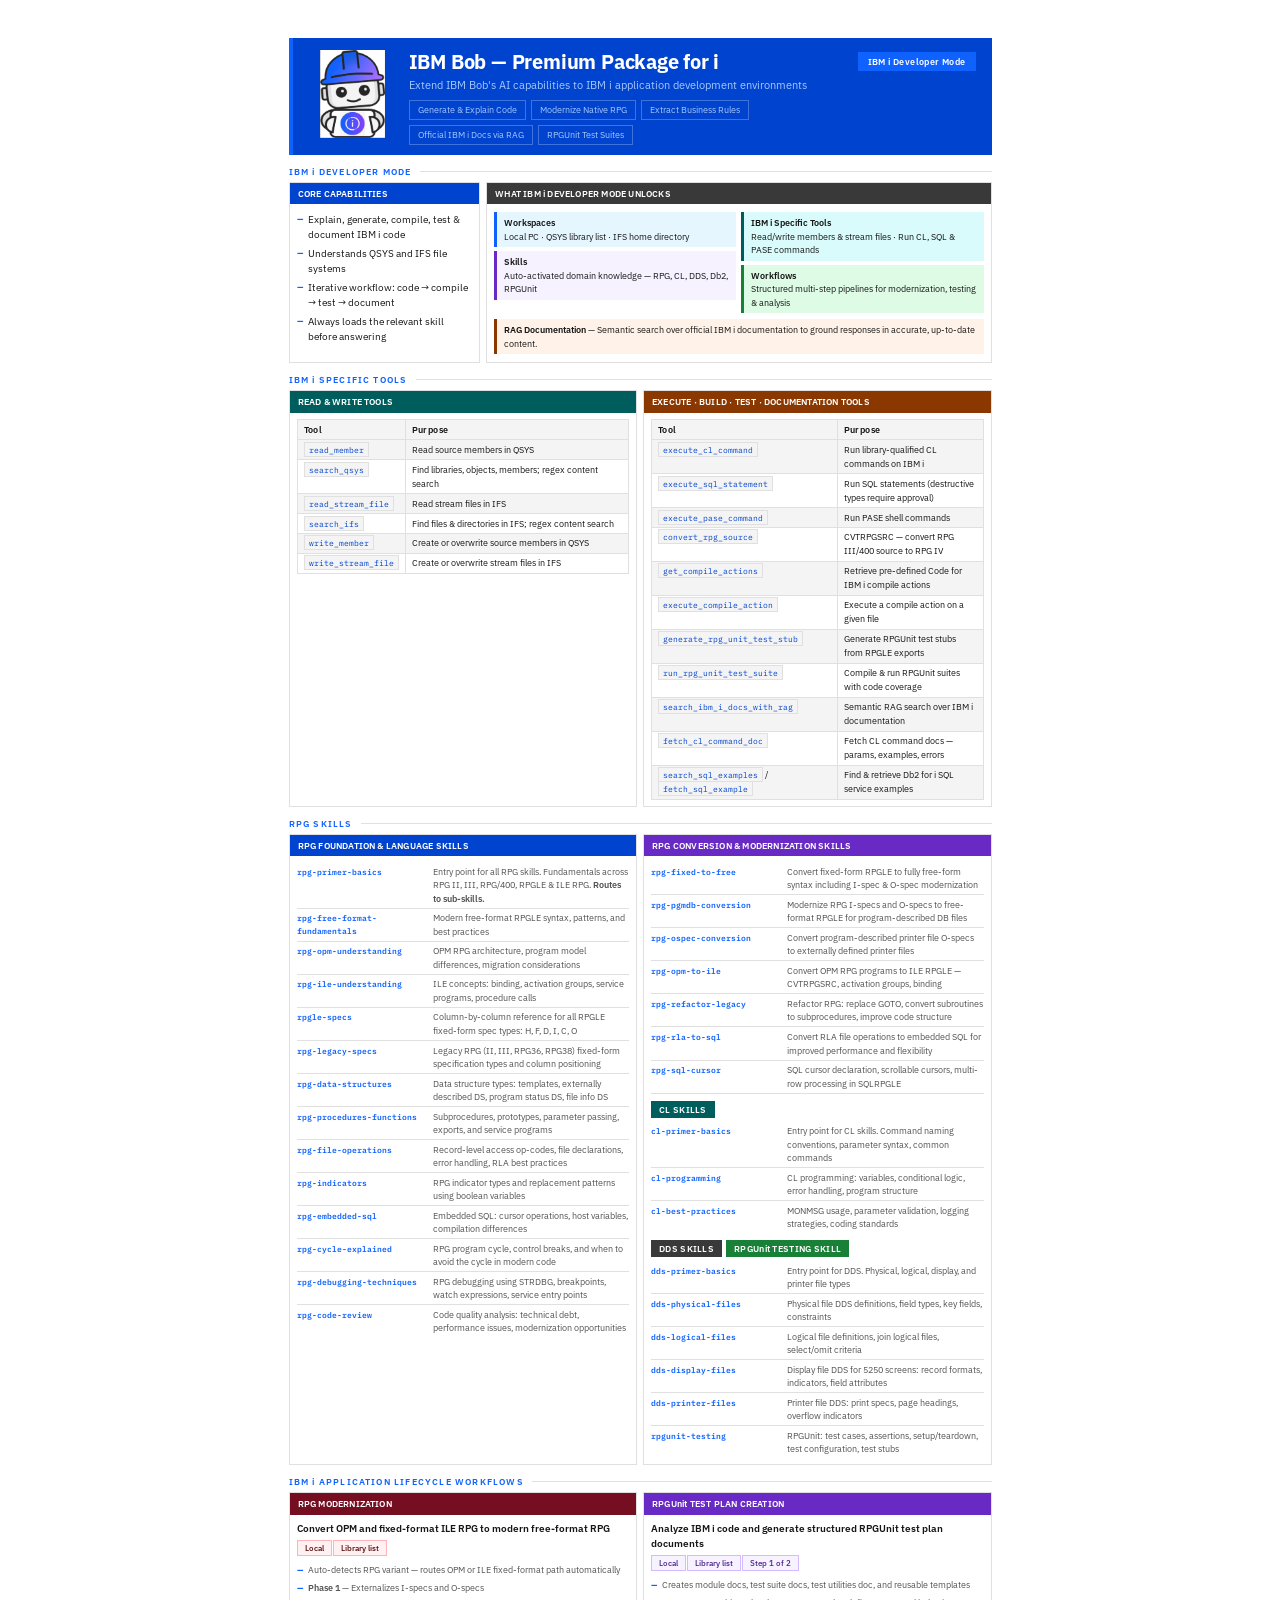
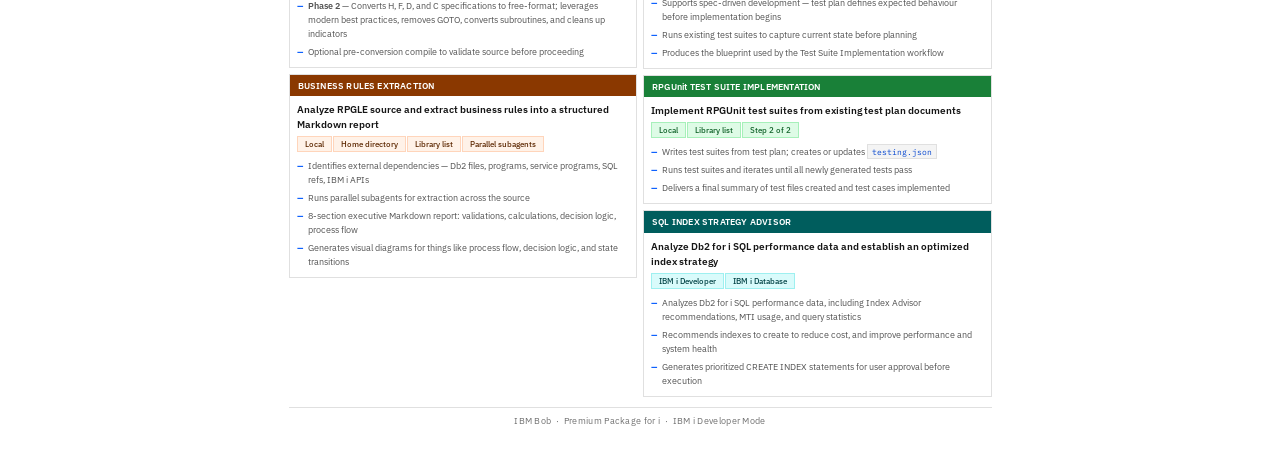
<file: docs/ibm-bob-ibm-i-developer-mode-premium-package-for-i.html>
<!DOCTYPE html>
<html lang="en">
<head>
<meta charset="UTF-8" />
<meta name="viewport" content="width=device-width, initial-scale=1.0" />
<title>IBM Bob — Premium Package for i</title>
<link rel="preconnect" href="https://fonts.googleapis.com" />
<link rel="preconnect" href="https://fonts.gstatic.com" crossorigin />
<link href="https://fonts.googleapis.com/css2?family=IBM+Plex+Mono:wght@400;600&family=IBM+Plex+Sans:wght@400;500;600;700&display=swap" rel="stylesheet" />
<style>
  /* ── TOKENS ── */
  :root {
    --ibm-blue:        #0F62FE;
    --ibm-blue-dark:   #0043CE;
    --ibm-blue-light:  #E5F6FF;
    --ibm-blue-hover:  #D0E2FF;
    --text-primary:    #161616;
    --text-secondary:  #525252;
    --text-muted:      #6F6F6F;
    --bg:              #FFFFFF;
    --bg-subtle:       #F4F4F4;
    --border:          #E0E0E0;
    --tag-bg:          #E0E0E0;
    --tag-text:        #393939;
  }

  @page { size: A4 portrait; margin: 0; }
  * { box-sizing: border-box; margin: 0; padding: 0; }

  body {
    font-family: "IBM Plex Sans", Arial, sans-serif;
    font-size: 8.2pt;
    line-height: 1.5;
    color: var(--text-primary);
    background: var(--bg);
    width: 210mm;
    min-height: 297mm;
    margin: 0 auto;
    padding: 10mm 12mm 8mm 12mm;
  }

  a { color: var(--ibm-blue); text-decoration: none; }
  a:hover { color: var(--ibm-blue-dark); text-decoration: underline; }

  strong { font-weight: 600; }

  /* ── HEADER ── */
  .header {
    background: var(--ibm-blue-dark);
    color: #fff;
    border-radius: 0;
    padding: 12px 16px 10px 16px;
    margin-bottom: 10px;
    border-left: 4px solid var(--ibm-blue);
  }
  .header-top { display: flex; justify-content: space-between; align-items: flex-start; gap: 12px; }
  .header-main { display: flex; align-items: flex-start; gap: 12px; min-width: 0; }
  .header-logo { width: 88px; height: 88px; object-fit: contain; flex-shrink: 0; }
  .header h1 { font-size: 15pt; font-weight: 700; letter-spacing: -0.2px; line-height: 1.15; color: #fff; }
  .header .sub { font-size: 8pt; color: #A6C8FF; margin-top: 4px; font-weight: 400; }
  .header-badge {
    background: var(--ibm-blue);
    color: #fff;
    font-size: 6.5pt;
    font-weight: 600;
    padding: 3px 10px;
    border-radius: 0;
    white-space: nowrap;
    margin-top: 2px;
    letter-spacing: 0.4px;
    text-transform: none;
  }
  .header-pills { margin-top: 7px; display: flex; gap: 5px; flex-wrap: wrap; }
  .hpill {
    background: transparent;
    color: #A6C8FF;
    padding: 2px 8px;
    font-size: 7pt;
    font-weight: 400;
    border: 1px solid rgba(255,255,255,0.25);
    border-radius: 0;
  }

  /* ── SECTION LABEL ── */
  .sl {
    font-size: 6.5pt;
    font-weight: 600;
    letter-spacing: 1.2px;
    color: var(--ibm-blue);
    margin: 10px 0 4px 0;
    display: flex;
    align-items: center;
    gap: 8px;
  }
  .sl::after { content: ''; flex: 1; height: 1px; background: var(--border); }

  /* ── GRIDS ── */
  .g2  { display: grid; grid-template-columns: 1fr 1fr;         gap: 6px; margin-bottom: 6px; }
  .g3  { display: grid; grid-template-columns: 1fr 1fr 1fr;     gap: 6px; margin-bottom: 6px; }
  .g4  { display: grid; grid-template-columns: 1fr 1fr 1fr 1fr; gap: 6px; margin-bottom: 6px; }
  .g13 { display: grid; grid-template-columns: 1.1fr 2.9fr;     gap: 6px; margin-bottom: 6px; }

  /* ── CARD ── */
  .card { border: 1px solid var(--border); border-radius: 0; overflow: hidden; background: var(--bg); }
  .ch {
    color: #fff;
    font-size: 6.8pt;
    font-weight: 600;
    padding: 4px 8px;
    letter-spacing: 0.2px;
  }
  /* Carbon-aligned header accent colours */
  .ch-ibm    { background: var(--ibm-blue-dark); }
  .ch-dark   { background: #262626; }
  .ch-slate  { background: #393939; }
  .ch-purple { background: #6929C4; }
  .ch-teal   { background: #005D5D; }
  .ch-green  { background: #198038; }
  .ch-rose   { background: #750E21; }
  .ch-orange { background: #8A3800; }
  .ch-indigo { background: #001D6C; }
  .cb { padding: 6px 7px; }

  /* ── TAGS ── */
  .tag {
    display: inline-block;
    padding: 1px 7px;
    font-size: 6pt;
    font-weight: 500;
    margin: 1px 1px 1px 0;
    border-radius: 0;
    border: 1px solid transparent;
  }
  .t-ibm    { background: var(--ibm-blue-hover); color: var(--ibm-blue-dark); border-color: #A6C8FF; }
  .t-green  { background: #DEFBE6; color: #0E6027; border-color: #A7F0BA; }
  .t-purple { background: #F6F2FF; color: #491D8B; border-color: #D4BBFF; }
  .t-orange { background: #FFF2E8; color: #5C2700; border-color: #FFD5BB; }
  .t-teal   { background: #D9FBFB; color: #004144; border-color: #9EF0F0; }
  .t-slate  { background: var(--bg-subtle); color: #393939; border-color: var(--border); }
  .t-rose   { background: #FFF1F1; color: #520408; border-color: #FFB3B8; }

  /* ── LISTS ── */
  ul { list-style: none; padding: 0; }
  ul li { padding: 2px 0 2px 11px; position: relative; font-size: 7.5pt; color: var(--text-primary); }
  ul li::before { content: "–"; position: absolute; left: 0; color: var(--ibm-blue); font-size: 8pt; font-weight: 600; line-height: 1.4; }

  /* ── SKILL ROW ── */
  .skill-row { display: flex; align-items: flex-start; gap: 6px; padding: 2.5px 0; border-bottom: 1px solid var(--border); }
  .skill-row:last-child { border-bottom: none; }
  .sname {
    font-family: "IBM Plex Mono", "Courier New", monospace;
    font-size: 6.2pt;
    color: var(--ibm-blue);
    font-weight: 600;
    flex-shrink: 0;
    width: 130px;
    padding-top: 1px;
  }
  .sdesc { font-size: 7pt; color: var(--text-secondary); flex: 1; line-height: 1.45; }

  /* ── TOOL TABLE ── */
  table { width: 100%; border-collapse: collapse; font-size: 7pt; }
  th {
    background: var(--bg-subtle);
    border: 1px solid var(--border);
    padding: 3px 6px;
    font-weight: 600;
    text-align: left;
    font-size: 6.5pt;
    color: var(--text-primary);
    letter-spacing: 0.4px;
  }
  td { border: 1px solid var(--border); padding: 2.5px 6px; vertical-align: top; color: var(--text-primary); }
  tr:nth-child(even) td { background: var(--bg-subtle); }

  /* ── WORKFLOW CARD ── */
  .wf-title { font-weight: 600; font-size: 7.5pt; color: var(--text-primary); margin-bottom: 3px; }
  .wf-sub   { font-size: 7pt; color: var(--text-muted); margin-bottom: 3px; }
  .wf-caps li { font-size: 7pt; color: var(--text-secondary); }
  .wf-caps li::before { content: "–"; color: var(--ibm-blue); }

  /* ── INFO BOX ── */
  .ib {
    border-radius: 0;
    padding: 4px 7px;
    font-size: 7pt;
    margin: 2px 0;
    border-left: 3px solid transparent;
    line-height: 1.45;
  }
  .ib-blue   { background: var(--ibm-blue-light); border-color: var(--ibm-blue); color: var(--text-primary); }
  .ib-green  { background: #DEFBE6; border-color: #198038; }
  .ib-purple { background: #F6F2FF; border-color: #6929C4; }
  .ib-orange { background: #FFF2E8; border-color: #8A3800; }
  .ib-teal   { background: #D9FBFB; border-color: #005D5D; }
  .ib-slate  { background: var(--bg-subtle); border-color: #393939; }

  /* ── CATEGORY STRIP ── */
  .cat-strip { display: flex; gap: 4px; margin-bottom: 4px; flex-wrap: wrap; }
  .cat {
    border-radius: 0;
    padding: 2px 8px;
    font-size: 6.5pt;
    font-weight: 600;
    letter-spacing: 0.3px;
  }
  .cat-b { background: var(--ibm-blue-dark); color: #fff; }
  .cat-p { background: #6929C4; color: #fff; }
  .cat-t { background: #005D5D; color: #fff; }
  .cat-s { background: #393939; color: #fff; }
  .cat-g { background: #198038; color: #fff; }

  code {
    font-family: "IBM Plex Mono", "Courier New", monospace;
    background: var(--bg-subtle);
    border: 1px solid var(--border);
    padding: 1px 4px;
    border-radius: 0;
    font-size: 6.3pt;
    color: var(--ibm-blue-dark);
  }

  /* ── FOOTER ── */
  .footer {
    margin-top: 10px;
    padding-top: 6px;
    border-top: 1px solid var(--border);
    text-align: center;
    font-size: 6.8pt;
    color: var(--text-muted);
    letter-spacing: 0.3px;
  }
</style>
</head>
<body>


<div class="header">
  <div class="header-top">
    <div class="header-main">
      <img src="images/Bob.png" alt="IBM Bob logo" class="header-logo" />
      <div>
        <h1>IBM Bob — Premium Package for i</h1>
        <div class="sub">Extend IBM Bob's AI capabilities to IBM i application development environments</div>
        <div class="header-pills">
          <span class="hpill">Generate &amp; Explain Code</span>
          <span class="hpill">Modernize Native RPG</span>
          <span class="hpill">Extract Business Rules</span>
          <span class="hpill">Official IBM i Docs via RAG</span>
          <span class="hpill">RPGUnit Test Suites</span>
        </div>
      </div>
    </div>
    <div class="header-badge">IBM i Developer Mode</div>
  </div>
</div>



<div class="sl">IBM i DEVELOPER MODE</div>
<div class="g13">

  <div class="card">
    <div class="ch ch-ibm">CORE CAPABILITIES</div>
    <div class="cb">
      <ul>
        <li>Explain, generate, compile, test &amp; document IBM i code</li>
        <li>Understands QSYS and IFS file systems</li>
        <li>Iterative workflow: code → compile → test → document</li>
        <li>Always loads the relevant skill before answering</li>
      </ul>
    </div>
  </div>

  <div class="card">
    <div class="ch ch-slate">WHAT IBM i DEVELOPER MODE UNLOCKS</div>
    <div class="cb">
      <div style="display:grid;grid-template-columns:1fr 1fr;gap:5px">
        <div>
          <div class="ib ib-blue" style="margin-bottom:4px"><strong>Workspaces</strong><br />Local PC · QSYS library list · IFS home directory</div>
          <div class="ib ib-purple"><strong>Skills</strong><br />Auto-activated domain knowledge — RPG, CL, DDS, Db2, RPGUnit</div>
        </div>
        <div>
          <div class="ib ib-teal" style="margin-bottom:4px"><strong>IBM i Specific Tools</strong><br />Read/write members &amp; stream files · Run CL, SQL &amp; PASE commands</div>
          <div class="ib ib-green"><strong>Workflows</strong><br />Structured multi-step pipelines for modernization, testing &amp; analysis</div>
        </div>
      </div>
      <div class="ib ib-orange" style="margin-top:4px"><strong>RAG Documentation</strong> — Semantic search over official IBM i documentation to ground responses in accurate, up-to-date content.</div>
    </div>
  </div>

</div>



<div class="sl">IBM i SPECIFIC TOOLS</div>
<div class="g2">

  <div class="card">
    <div class="ch ch-teal">READ &amp; WRITE TOOLS</div>
    <div class="cb">
      <table>
        <tr><th>Tool</th><th>Purpose</th></tr>
        <tr><td><code>read_member</code></td><td>Read source members in QSYS</td></tr>
        <tr><td><code>search_qsys</code></td><td>Find libraries, objects, members; regex content search</td></tr>
        <tr><td><code>read_stream_file</code></td><td>Read stream files in IFS</td></tr>
        <tr><td><code>search_ifs</code></td><td>Find files &amp; directories in IFS; regex content search</td></tr>
        <tr><td><code>write_member</code></td><td>Create or overwrite source members in QSYS</td></tr>
        <tr><td><code>write_stream_file</code></td><td>Create or overwrite stream files in IFS</td></tr>
      </table>
    </div>
  </div>

  <div class="card">
    <div class="ch ch-orange">EXECUTE · BUILD · TEST · DOCUMENTATION TOOLS</div>
    <div class="cb">
      <table>
        <tr><th>Tool</th><th>Purpose</th></tr>
        <tr><td><code>execute_cl_command</code></td><td>Run library-qualified CL commands on IBM i</td></tr>
        <tr><td><code>execute_sql_statement</code></td><td>Run SQL statements (destructive types require approval)</td></tr>
        <tr><td><code>execute_pase_command</code></td><td>Run PASE shell commands</td></tr>
        <tr><td><code>convert_rpg_source</code></td><td>CVTRPGSRC — convert RPG III/400 source to RPG IV</td></tr>
        <tr><td><code>get_compile_actions</code></td><td>Retrieve pre-defined Code for IBM i compile actions</td></tr>
        <tr><td><code>execute_compile_action</code></td><td>Execute a compile action on a given file</td></tr>
        <tr><td><code>generate_rpg_unit_test_stub</code></td><td>Generate RPGUnit test stubs from RPGLE exports</td></tr>
        <tr><td><code>run_rpg_unit_test_suite</code></td><td>Compile &amp; run RPGUnit suites with code coverage</td></tr>
        <tr><td><code>search_ibm_i_docs_with_rag</code></td><td>Semantic RAG search over IBM i documentation</td></tr>
        <tr><td><code>fetch_cl_command_doc</code></td><td>Fetch CL command docs — params, examples, errors</td></tr>
        <tr><td><code>search_sql_examples</code> / <code>fetch_sql_example</code></td><td>Find &amp; retrieve Db2 for i SQL service examples</td></tr>
      </table>
    </div>
  </div>

</div>



<div class="sl">RPG SKILLS</div>
<div class="g2">

  <div class="card">
    <div class="ch ch-ibm">RPG FOUNDATION &amp; LANGUAGE SKILLS</div>
    <div class="cb">
      <div class="skill-row">
        <span class="sname">rpg-primer-basics</span>
        <span class="sdesc">Entry point for all RPG skills. Fundamentals across RPG II, III, RPG/400, RPGLE &amp; ILE RPG. <strong>Routes to sub-skills.</strong></span>
      </div>
      <div class="skill-row">
        <span class="sname">rpg-free-format-fundamentals</span>
        <span class="sdesc">Modern free-format RPGLE syntax, patterns, and best practices</span>
      </div>
      <div class="skill-row">
        <span class="sname">rpg-opm-understanding</span>
        <span class="sdesc">OPM RPG architecture, program model differences, migration considerations</span>
      </div>
      <div class="skill-row">
        <span class="sname">rpg-ile-understanding</span>
        <span class="sdesc">ILE concepts: binding, activation groups, service programs, procedure calls</span>
      </div>
      <div class="skill-row">
        <span class="sname">rpgle-specs</span>
        <span class="sdesc">Column-by-column reference for all RPGLE fixed-form spec types: H, F, D, I, C, O</span>
      </div>
      <div class="skill-row">
        <span class="sname">rpg-legacy-specs</span>
        <span class="sdesc">Legacy RPG (II, III, RPG36, RPG38) fixed-form specification types and column positioning</span>
      </div>
      <div class="skill-row">
        <span class="sname">rpg-data-structures</span>
        <span class="sdesc">Data structure types: templates, externally described DS, program status DS, file info DS</span>
      </div>
      <div class="skill-row">
        <span class="sname">rpg-procedures-functions</span>
        <span class="sdesc">Subprocedures, prototypes, parameter passing, exports, and service programs</span>
      </div>
      <div class="skill-row">
        <span class="sname">rpg-file-operations</span>
        <span class="sdesc">Record-level access op-codes, file declarations, error handling, RLA best practices</span>
      </div>
      <div class="skill-row">
        <span class="sname">rpg-indicators</span>
        <span class="sdesc">RPG indicator types and replacement patterns using boolean variables</span>
      </div>
      <div class="skill-row">
        <span class="sname">rpg-embedded-sql</span>
        <span class="sdesc">Embedded SQL: cursor operations, host variables, compilation differences</span>
      </div>
      <div class="skill-row">
        <span class="sname">rpg-cycle-explained</span>
        <span class="sdesc">RPG program cycle, control breaks, and when to avoid the cycle in modern code</span>
      </div>
      <div class="skill-row">
        <span class="sname">rpg-debugging-techniques</span>
        <span class="sdesc">RPG debugging using STRDBG, breakpoints, watch expressions, service entry points</span>
      </div>
      <div class="skill-row">
        <span class="sname">rpg-code-review</span>
        <span class="sdesc">Code quality analysis: technical debt, performance issues, modernization opportunities</span>
      </div>
    </div>
  </div>

  <div class="card">
    <div class="ch ch-purple">RPG CONVERSION &amp; MODERNIZATION SKILLS</div>
    <div class="cb">
      <div class="skill-row">
        <span class="sname">rpg-fixed-to-free</span>
        <span class="sdesc">Convert fixed-form RPGLE to fully free-form syntax including I-spec &amp; O-spec modernization</span>
      </div>
      <div class="skill-row">
        <span class="sname">rpg-pgmdb-conversion</span>
        <span class="sdesc">Modernize RPG I-specs and O-specs to free-format RPGLE for program-described DB files</span>
      </div>
      <div class="skill-row">
        <span class="sname">rpg-ospec-conversion</span>
        <span class="sdesc">Convert program-described printer file O-specs to externally defined printer files</span>
      </div>
      <div class="skill-row">
        <span class="sname">rpg-opm-to-ile</span>
        <span class="sdesc">Convert OPM RPG programs to ILE RPGLE — CVTRPGSRC, activation groups, binding</span>
      </div>
      <div class="skill-row">
        <span class="sname">rpg-refactor-legacy</span>
        <span class="sdesc">Refactor RPG: replace GOTO, convert subroutines to subprocedures, improve code structure</span>
      </div>
      <div class="skill-row">
        <span class="sname">rpg-rla-to-sql</span>
        <span class="sdesc">Convert RLA file operations to embedded SQL for improved performance and flexibility</span>
      </div>
      <div class="skill-row">
        <span class="sname">rpg-sql-cursor</span>
        <span class="sdesc">SQL cursor declaration, scrollable cursors, multi-row processing in SQLRPGLE</span>
      </div>

      <div style="margin-top:7px">
        <div class="cat-strip">
          <span class="cat cat-t">CL SKILLS</span>
        </div>
        <div class="skill-row">
          <span class="sname">cl-primer-basics</span>
          <span class="sdesc">Entry point for CL skills. Command naming conventions, parameter syntax, common commands</span>
        </div>
        <div class="skill-row">
          <span class="sname">cl-programming</span>
          <span class="sdesc">CL programming: variables, conditional logic, error handling, program structure</span>
        </div>
        <div class="skill-row">
          <span class="sname">cl-best-practices</span>
          <span class="sdesc">MONMSG usage, parameter validation, logging strategies, coding standards</span>
        </div>
      </div>

      <div style="margin-top:7px">
        <div class="cat-strip">
          <span class="cat cat-s">DDS SKILLS</span>
          <span class="cat cat-g">RPGUnit TESTING SKILL</span>
        </div>
        <div class="skill-row">
          <span class="sname">dds-primer-basics</span>
          <span class="sdesc">Entry point for DDS. Physical, logical, display, and printer file types</span>
        </div>
        <div class="skill-row">
          <span class="sname">dds-physical-files</span>
          <span class="sdesc">Physical file DDS definitions, field types, key fields, constraints</span>
        </div>
        <div class="skill-row">
          <span class="sname">dds-logical-files</span>
          <span class="sdesc">Logical file definitions, join logical files, select/omit criteria</span>
        </div>
        <div class="skill-row">
          <span class="sname">dds-display-files</span>
          <span class="sdesc">Display file DDS for 5250 screens: record formats, indicators, field attributes</span>
        </div>
        <div class="skill-row">
          <span class="sname">dds-printer-files</span>
          <span class="sdesc">Printer file DDS: print specs, page headings, overflow indicators</span>
        </div>
        <div class="skill-row">
          <span class="sname">rpgunit-testing</span>
          <span class="sdesc">RPGUnit: test cases, assertions, setup/teardown, test configuration, test stubs</span>
        </div>
      </div>
    </div>
  </div>

</div>



<div class="sl">IBM i APPLICATION LIFECYCLE WORKFLOWS</div>
<div class="g2">

  <div style="display:flex;flex-direction:column;gap:6px">

    <div class="card">
      <div class="ch ch-rose">RPG MODERNIZATION</div>
      <div class="cb">
        <div class="wf-title">Convert OPM and fixed-format ILE RPG to modern free-format RPG</div>
        <div style="margin-bottom:4px"><span class="tag t-rose">Local</span><span class="tag t-rose">Library list</span></div>
        <ul class="wf-caps">
          <li>Auto-detects RPG variant — routes OPM or ILE fixed-format path automatically</li>
          <li><strong>Phase 1</strong> — Externalizes I-specs and O-specs</li>
          <li><strong>Phase 2</strong> — Converts H, F, D, and C specifications to free-format; leverages modern best practices, removes GOTO, converts subroutines, and cleans up indicators</li>
          <li>Optional pre-conversion compile to validate source before proceeding</li>
        </ul>
      </div>
    </div>

    <div class="card">
      <div class="ch ch-orange">BUSINESS RULES EXTRACTION</div>
      <div class="cb">
        <div class="wf-title">Analyze RPGLE source and extract business rules into a structured Markdown report</div>
        <div style="margin-bottom:4px"><span class="tag t-orange">Local</span><span class="tag t-orange">Home directory</span><span class="tag t-orange">Library list</span><span class="tag t-orange">Parallel subagents</span></div>
        <ul class="wf-caps">
          <li>Identifies external dependencies — Db2 files, programs, service programs, SQL refs, IBM i APIs</li>
          <li>Runs parallel subagents for extraction across the source</li>
          <li>8-section executive Markdown report: validations, calculations, decision logic, process flow</li>
          <li>Generates visual diagrams for things like process flow, decision logic, and state transitions</li>
        </ul>
      </div>
    </div>

  </div>

  <div style="display:flex;flex-direction:column;gap:6px">

    <div class="card">
      <div class="ch ch-purple">RPGUnit TEST PLAN CREATION</div>
      <div class="cb">
        <div class="wf-title">Analyze IBM i code and generate structured RPGUnit test plan documents</div>
        <div style="margin-bottom:4px"><span class="tag t-purple">Local</span><span class="tag t-purple">Library list</span><span class="tag t-purple">Step 1 of 2</span></div>
        <ul class="wf-caps">
          <li>Creates module docs, test suite docs, test utilities doc, and reusable templates</li>
          <li>Supports spec-driven development — test plan defines expected behaviour before implementation begins</li>
          <li>Runs existing test suites to capture current state before planning</li>
          <li>Produces the blueprint used by the Test Suite Implementation workflow</li>
        </ul>
      </div>
    </div>

    <div class="card">
      <div class="ch ch-green">RPGUnit TEST SUITE IMPLEMENTATION</div>
      <div class="cb">
        <div class="wf-title">Implement RPGUnit test suites from existing test plan documents</div>
        <div style="margin-bottom:4px"><span class="tag t-green">Local</span><span class="tag t-green">Library list</span><span class="tag t-green">Step 2 of 2</span></div>
        <ul class="wf-caps">
          <li>Writes test suites from test plan; creates or updates <code>testing.json</code></li>
          <li>Runs test suites and iterates until all newly generated tests pass</li>
          <li>Delivers a final summary of test files created and test cases implemented</li>
        </ul>
      </div>
    </div>

    <div class="card">
      <div class="ch ch-teal">SQL INDEX STRATEGY ADVISOR</div>
      <div class="cb">
        <div class="wf-title">Analyze Db2 for i SQL performance data and establish an optimized index strategy</div>
        <div style="margin-bottom:4px"><span class="tag t-teal">IBM i Developer</span><span class="tag t-teal">IBM i Database</span></div>
        <ul class="wf-caps">
          <li>Analyzes Db2 for i SQL performance data, including Index Advisor recommendations, MTI usage, and query statistics</li>
          <li>Recommends indexes to create to reduce cost, and improve performance and system health</li>
          <li>Generates prioritized CREATE INDEX statements for user approval before execution</li>
        </ul>
      </div>
    </div>

  </div>

</div>

<div class="footer">IBM Bob &nbsp;·&nbsp; Premium Package for i &nbsp;·&nbsp; IBM i Developer Mode</div>

</body>
</html>
</file>
<file: docs/css/style.css>
/* ============================================================
   Bob IBM i Blogs — Shared Stylesheet
   IBM Carbon Design System, Light Theme
   ============================================================ */

@import url('https://fonts.googleapis.com/css2?family=IBM+Plex+Mono:wght@400;600&family=IBM+Plex+Sans:ital,wght@0,400;0,600;0,700;1,400&display=swap');

*, *::before, *::after { box-sizing: border-box; margin: 0; padding: 0; }

/* ── IBM Design Language tokens ──────────────────────────── */
:root {
  --ibm-blue-60:    #0f62fe;
  --ibm-blue-70:    #0043ce;
  --ibm-blue-10:    #edf5ff;
  --ibm-gray-100:   #161616;
  --ibm-gray-70:    #525252;
  --ibm-gray-30:    #c6c6c6;
  --ibm-gray-20:    #e0e0e0;
  --ibm-gray-10:    #f4f4f4;
  --ibm-white:      #ffffff;
  --ibm-green-60:   #198038;
  --ibm-green-10:   #defbe6;
  --ibm-red-60:     #da1e28;
  --ibm-red-10:     #fff1f1;
  --ibm-yellow-30:  #f1c21b;
  --ibm-yellow-10:  #fdf6dd;

  --blue:        var(--ibm-blue-60);
  --blue-dark:   var(--ibm-blue-70);
  --green:       var(--ibm-green-60);
  --green-light: var(--ibm-green-10);
  --red:         var(--ibm-red-60);
  --red-light:   var(--ibm-red-10);
  --yellow:      var(--ibm-yellow-30);
  --yellow-bg:   var(--ibm-yellow-10);
  --gray-100:    var(--ibm-gray-10);
  --gray-200:    var(--ibm-gray-20);
  --gray-700:    var(--ibm-gray-70);
  --gray-900:    var(--ibm-gray-100);
  --white:       var(--ibm-white);
  --terminal-bg: #161616;

  --font-sans: 'IBM Plex Sans', 'Segoe UI', Arial, sans-serif;
  --font-mono: 'IBM Plex Mono', 'Courier New', monospace;
  --max-width: 860px;
  --radius:    4px;
}

html { scroll-behavior: smooth; }

body {
  font-family: var(--font-sans);
  font-size: 16px;
  line-height: 1.6;
  color: var(--gray-900);
  background: var(--white);
}

/* ── Site Header ──────────────────────────────────────────── */
.site-header {
  background: #0f62fe;
  color: var(--white);
  padding: 56px 24px 48px;
  text-align: center;
  border-bottom: 4px solid #0043ce;
}
.site-header .badge {
  display: inline-block;
  background: rgba(255,255,255,.15);
  border: 1px solid rgba(255,255,255,.35);
  border-radius: 2px;
  font-size: 11px;
  letter-spacing: .1em;
  text-transform: uppercase;
  padding: 4px 12px;
  margin-bottom: 20px;
  font-family: var(--font-mono);
}
.site-header h1 {
  font-size: clamp(1.75rem, 4vw, 2.625rem);
  font-weight: 600;
  line-height: 1.2;
  max-width: 760px;
  margin: 0 auto 14px;
  letter-spacing: -.01em;
}
.site-header .subtitle {
  font-size: 1rem;
  opacity: .85;
  margin-bottom: 24px;
  font-weight: 400;
}
.site-header .meta {
  display: flex;
  justify-content: center;
  gap: 20px;
  flex-wrap: wrap;
  font-size: .875rem;
  opacity: .75;
}
.site-header .meta span::before { content: '· '; }
.site-header .meta span:first-child::before { content: ''; }

/* ── Bob avatar ───────────────────────────────────────────── */
.bob-avatar-wrap { display: flex; justify-content: center; margin-bottom: 20px; }
.bob-avatar-img {
  width: 110px;
  height: 110px;
  object-fit: contain;
  filter: drop-shadow(0 4px 16px rgba(0,0,0,.35));
}

/* ── Page layout ──────────────────────────────────────────── */
.page-wrap {
  max-width: var(--max-width);
  margin: 0 auto;
  padding: 0 24px 80px;
}

/* ── Headings ─────────────────────────────────────────────── */
h2 {
  font-size: 2rem;
  font-weight: 600;
  color: var(--gray-900);
  margin: 56px 0 16px;
  padding-bottom: 8px;
  border-bottom: 1px solid var(--gray-200);
  letter-spacing: -.01em;
}
h3 {
  font-size: 1.5rem;
  font-weight: 600;
  color: var(--gray-900);
  margin: 32px 0 10px;
}
h4 {
  font-size: 1.25rem;
  font-weight: 600;
  color: var(--gray-900);
  margin: 24px 0 8px;
}
p { margin-bottom: 16px; font-size: 1rem; line-height: 1.6; }
a { color: var(--blue); text-decoration: none; }
a:hover { color: var(--blue-dark); text-decoration: underline; }
strong { font-weight: 600; }
ul, ol { padding-left: 24px; margin-bottom: 16px; }
li { margin-bottom: 4px; line-height: 1.6; }

/* ── Inline code ──────────────────────────────────────────── */
code {
  font-family: var(--font-mono);
  font-size: .875rem;
  background: var(--ibm-gray-10);
  color: var(--gray-900);
  padding: 1px 6px;
  border-radius: 2px;
  border: 1px solid var(--gray-200);
}

/* ── Code blocks ──────────────────────────────────────────── */
.code-block {
  margin: 24px 0;
  border-radius: var(--radius);
  overflow: hidden;
  border: 1px solid #393939;
  box-shadow: 0 2px 8px rgba(0,0,0,.15);
}
.code-block .code-header {
  display: flex;
  align-items: center;
  justify-content: space-between;
  background: #262626;
  padding: 8px 16px;
  border-bottom: 1px solid #393939;
}
.code-block .code-lang {
  font-family: var(--font-mono);
  font-size: .75rem;
  color: #a8a8a8;
  text-transform: uppercase;
  letter-spacing: .1em;
}
.code-block .code-dots { display: flex; gap: 6px; }
.code-block .code-dots span { width: 11px; height: 11px; border-radius: 50%; }
.code-block .code-dots span:nth-child(1) { background: #ff5f56; }
.code-block .code-dots span:nth-child(2) { background: #ffbd2e; }
.code-block .code-dots span:nth-child(3) { background: #27c93f; }
.code-block pre {
  background: var(--terminal-bg);
  color: #f4f4f4;
  padding: 20px;
  overflow-x: auto;
  font-family: var(--font-mono);
  font-size: .875rem;
  line-height: 1.6;
  margin: 0;
}

/* ── Callouts ─────────────────────────────────────────────── */
.callout {
  border-radius: var(--radius);
  padding: 14px 18px;
  margin: 20px 0;
  font-size: .9375rem;
  line-height: 1.5;
}
.callout.info    { background: var(--ibm-blue-10);   border-left: 4px solid var(--blue); }
.callout.warn    { background: var(--ibm-yellow-10); border-left: 4px solid var(--yellow); }
.callout.success { background: var(--ibm-green-10);  border-left: 4px solid var(--green); }
.callout.error   { background: var(--ibm-red-10);    border-left: 4px solid var(--red); }
.callout strong  { display: block; margin-bottom: 4px; font-weight: 600; color: var(--gray-900); }

/* ── Tables ───────────────────────────────────────────────── */
.table-wrap { overflow-x: auto; margin: 16px 0; }
table { width: 100%; border-collapse: collapse; font-size: .9375rem; }
thead tr { background: #0f62fe; color: var(--white); }
thead th { padding: 12px 16px; text-align: left; font-weight: 600; font-size: .875rem; letter-spacing: .01em; }
tbody tr { border-bottom: 1px solid var(--gray-200); }
tbody tr:nth-child(even) { background: var(--ibm-gray-10); }
tbody tr:hover { background: var(--ibm-blue-10); }
tbody td { padding: 12px 16px; font-size: .9375rem; vertical-align: top; }

/* ── Footer ───────────────────────────────────────────────── */
.site-footer {
  background: #161616;
  color: #a8a8a8;
  text-align: center;
  padding: 32px 24px;
  font-size: .875rem;
  font-family: var(--font-mono);
  border-top: 4px solid var(--blue);
}
.site-footer .tags span {
  display: inline-block;
  background: #262626;
  border: 1px solid #393939;
  border-radius: 2px;
  padding: 3px 10px; margin: 3px;
  font-size: .75rem; color: #a8a8a8;
}

/* ── Responsive ───────────────────────────────────────────── */
@media (max-width: 600px) {
  .site-header { padding: 40px 16px 32px; }
  h2 { font-size: 1.5rem; }
  h3 { font-size: 1.25rem; }
  .page-wrap { padding: 0 16px 60px; }
}
</file>
